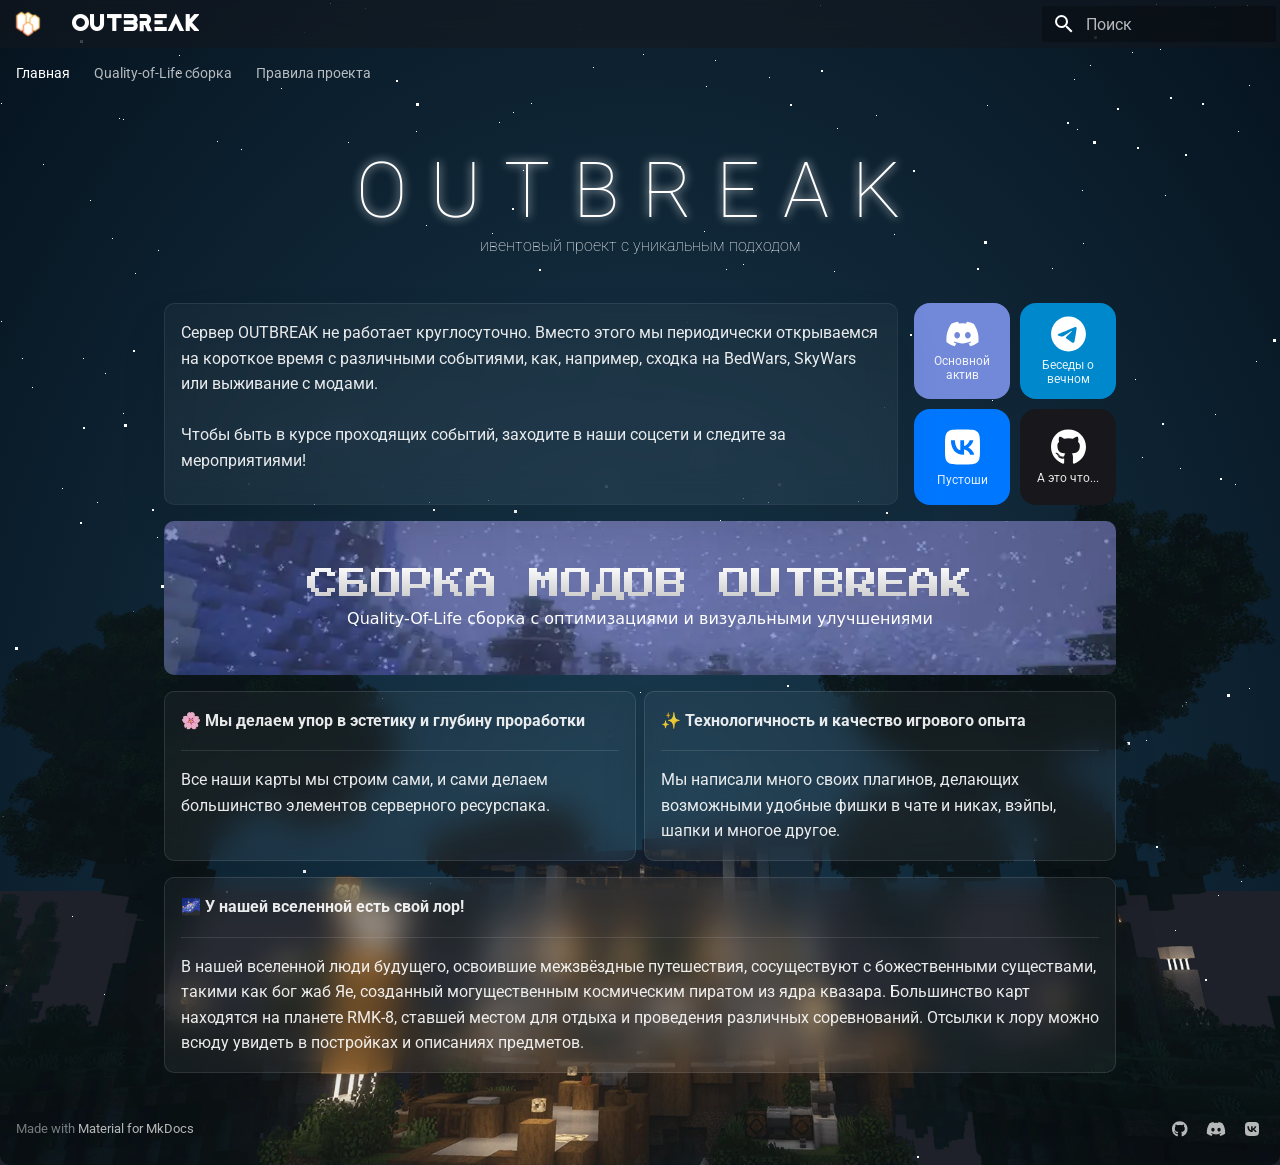
<file: index.html>
<!doctype html>
<html lang="ru" class="no-js">
  <head>
    
      <meta charset="utf-8">
      <meta name="viewport" content="width=device-width,initial-scale=1">
      
      
      
        <link rel="canonical" href="https://outbreak-mc.github.io/">
      
      
      
        <link rel="next" href="modpack/">
      
      
      <link rel="icon" href="assets/images/logo.png">
      <meta name="generator" content="mkdocs-1.5.3, mkdocs-material-9.5.13">
    
    
      
        <title>OUTBREAK</title>
      
    
    
      <link rel="stylesheet" href="assets/stylesheets/main.7e359304.min.css">
      
        
        <link rel="stylesheet" href="assets/stylesheets/palette.06af60db.min.css">
      
      


    
    
      
    
    
      
        
        
        <link rel="preconnect" href="https://fonts.gstatic.com" crossorigin>
        <link rel="stylesheet" href="https://fonts.googleapis.com/css?family=Roboto:300,300i,400,400i,700,700i%7CRoboto+Mono:400,400i,700,700i&display=fallback">
        <style>:root{--md-text-font:"Roboto";--md-code-font:"Roboto Mono"}</style>
      
    
    
      <link rel="stylesheet" href="stylesheets/extra.css">
    
      <link rel="stylesheet" href="stylesheets/index.css">
    
      <link rel="stylesheet" href="stylesheets/stars.css">
    
    <script>__md_scope=new URL(".",location),__md_hash=e=>[...e].reduce((e,_)=>(e<<5)-e+_.charCodeAt(0),0),__md_get=(e,_=localStorage,t=__md_scope)=>JSON.parse(_.getItem(t.pathname+"."+e)),__md_set=(e,_,t=localStorage,a=__md_scope)=>{try{t.setItem(a.pathname+"."+e,JSON.stringify(_))}catch(e){}}</script>
    
      

    
    
    
  </head>
  
  
    
    
    
    
    
    <body dir="ltr" data-md-color-scheme="slate" data-md-color-primary="custom" data-md-color-accent="indigo">
  
    
    <input class="md-toggle" data-md-toggle="drawer" type="checkbox" id="__drawer" autocomplete="off">
    <input class="md-toggle" data-md-toggle="search" type="checkbox" id="__search" autocomplete="off">
    <label class="md-overlay" for="__drawer"></label>
    <div data-md-component="skip">
      
    </div>
    <div data-md-component="announce">
      
    </div>
    
    
      

<header class="md-header" data-md-component="header">
  <nav class="md-header__inner md-grid" aria-label="Верхний колонтитул">
    <a href="." title="OUTBREAK" class="md-header__button md-logo" aria-label="OUTBREAK" data-md-component="logo">
      
  <img src="assets/images/logo.png" alt="logo">

    </a>
    <label class="md-header__button md-icon" for="__drawer">
      
      <svg xmlns="http://www.w3.org/2000/svg" viewBox="0 0 24 24"><path d="M3 6h18v2H3V6m0 5h18v2H3v-2m0 5h18v2H3v-2Z"/></svg>
    </label>
    <div class="md-header__title" data-md-component="header-title">
      <div class="md-header__ellipsis">
        <div class="md-header__topic">
          <span class="md-ellipsis">
            OUTBREAK
          </span>
        </div>
        <div class="md-header__topic" data-md-component="header-topic">
          <span class="md-ellipsis">
            
              Главная
            
          </span>
        </div>
      </div>
    </div>
    
      
    
    
    
    
      <label class="md-header__button md-icon" for="__search">
        
        <svg xmlns="http://www.w3.org/2000/svg" viewBox="0 0 24 24"><path d="M9.5 3A6.5 6.5 0 0 1 16 9.5c0 1.61-.59 3.09-1.56 4.23l.27.27h.79l5 5-1.5 1.5-5-5v-.79l-.27-.27A6.516 6.516 0 0 1 9.5 16 6.5 6.5 0 0 1 3 9.5 6.5 6.5 0 0 1 9.5 3m0 2C7 5 5 7 5 9.5S7 14 9.5 14 14 12 14 9.5 12 5 9.5 5Z"/></svg>
      </label>
      <div class="md-search" data-md-component="search" role="dialog">
  <label class="md-search__overlay" for="__search"></label>
  <div class="md-search__inner" role="search">
    <form class="md-search__form" name="search">
      <input type="text" class="md-search__input" name="query" aria-label="Поиск" placeholder="Поиск" autocapitalize="off" autocorrect="off" autocomplete="off" spellcheck="false" data-md-component="search-query" required>
      <label class="md-search__icon md-icon" for="__search">
        
        <svg xmlns="http://www.w3.org/2000/svg" viewBox="0 0 24 24"><path d="M9.5 3A6.5 6.5 0 0 1 16 9.5c0 1.61-.59 3.09-1.56 4.23l.27.27h.79l5 5-1.5 1.5-5-5v-.79l-.27-.27A6.516 6.516 0 0 1 9.5 16 6.5 6.5 0 0 1 3 9.5 6.5 6.5 0 0 1 9.5 3m0 2C7 5 5 7 5 9.5S7 14 9.5 14 14 12 14 9.5 12 5 9.5 5Z"/></svg>
        
        <svg xmlns="http://www.w3.org/2000/svg" viewBox="0 0 24 24"><path d="M20 11v2H8l5.5 5.5-1.42 1.42L4.16 12l7.92-7.92L13.5 5.5 8 11h12Z"/></svg>
      </label>
      <nav class="md-search__options" aria-label="Поиск">
        
        <button type="reset" class="md-search__icon md-icon" title="Очистить" aria-label="Очистить" tabindex="-1">
          
          <svg xmlns="http://www.w3.org/2000/svg" viewBox="0 0 24 24"><path d="M19 6.41 17.59 5 12 10.59 6.41 5 5 6.41 10.59 12 5 17.59 6.41 19 12 13.41 17.59 19 19 17.59 13.41 12 19 6.41Z"/></svg>
        </button>
      </nav>
      
        <div class="md-search__suggest" data-md-component="search-suggest"></div>
      
    </form>
    <div class="md-search__output">
      <div class="md-search__scrollwrap" data-md-scrollfix>
        <div class="md-search-result" data-md-component="search-result">
          <div class="md-search-result__meta">
            Инициализация поиска
          </div>
          <ol class="md-search-result__list" role="presentation"></ol>
        </div>
      </div>
    </div>
  </div>
</div>
    
    
  </nav>
  
</header>
    
    <div class="md-container" data-md-component="container">
      
      
        
          
            
<nav class="md-tabs" aria-label="Вкладки" data-md-component="tabs">
  <div class="md-grid">
    <ul class="md-tabs__list">
      
        
  
  
    
  
  
    <li class="md-tabs__item md-tabs__item--active">
      <a href="." class="md-tabs__link">
        
  
    
  
  Главная

      </a>
    </li>
  

      
        
  
  
  
    
    
      <li class="md-tabs__item">
        <a href="modpack/" class="md-tabs__link">
          
  
    
  
  Quality-of-Life сборка

        </a>
      </li>
    
  

      
        
  
  
  
    
    
      <li class="md-tabs__item">
        <a href="rules/" class="md-tabs__link">
          
  
    
  
  Правила проекта

        </a>
      </li>
    
  

      
    </ul>
  </div>
</nav>
          
        
      
      <main class="md-main" data-md-component="main">
        <div class="md-main__inner md-grid">
          
            
              
              <div class="md-sidebar md-sidebar--primary" data-md-component="sidebar" data-md-type="navigation" >
                <div class="md-sidebar__scrollwrap">
                  <div class="md-sidebar__inner">
                    


  


<nav class="md-nav md-nav--primary md-nav--lifted" aria-label="Навигация" data-md-level="0">
  <label class="md-nav__title" for="__drawer">
    <a href="." title="OUTBREAK" class="md-nav__button md-logo" aria-label="OUTBREAK" data-md-component="logo">
      
  <img src="assets/images/logo.png" alt="logo">

    </a>
    OUTBREAK
  </label>
  
  <ul class="md-nav__list" data-md-scrollfix>
    
      
      
  
  
    
  
  
  
    <li class="md-nav__item md-nav__item--active">
      
      <input class="md-nav__toggle md-toggle" type="checkbox" id="__toc">
      
      
      
      <a href="." class="md-nav__link md-nav__link--active">
        
  
  <span class="md-ellipsis">
    Главная
  </span>
  

      </a>
      
    </li>
  

    
      
      
  
  
  
  
    
    
      
        
          
        
      
        
      
        
      
        
      
    
    
      
      
        
      
    
    
    <li class="md-nav__item md-nav__item--nested">
      
        
        
          
        
        <input class="md-nav__toggle md-toggle md-toggle--indeterminate" type="checkbox" id="__nav_2" >
        
          
          
          <div class="md-nav__link md-nav__container">
            <a href="modpack/" class="md-nav__link ">
              
  
  <span class="md-ellipsis">
    Quality-of-Life сборка
  </span>
  

            </a>
            
              
              <label class="md-nav__link " for="__nav_2" id="__nav_2_label" tabindex="0">
                <span class="md-nav__icon md-icon"></span>
              </label>
            
          </div>
        
        <nav class="md-nav" data-md-level="1" aria-labelledby="__nav_2_label" aria-expanded="false">
          <label class="md-nav__title" for="__nav_2">
            <span class="md-nav__icon md-icon"></span>
            Quality-of-Life сборка
          </label>
          <ul class="md-nav__list" data-md-scrollfix>
            
              
            
              
                
  
  
  
  
    <li class="md-nav__item">
      <a href="modpack/java-installation/" class="md-nav__link">
        
  
  <span class="md-ellipsis">
    Установка Java
  </span>
  

      </a>
    </li>
  

              
            
              
                
  
  
  
  
    <li class="md-nav__item">
      <a href="modpack/installation/" class="md-nav__link">
        
  
  <span class="md-ellipsis">
    Установка Сборки
  </span>
  

      </a>
    </li>
  

              
            
              
                
  
  
  
  
    <li class="md-nav__item">
      <a href="modpack/review/" class="md-nav__link">
        
  
  <span class="md-ellipsis">
    Обзор сборки
  </span>
  

      </a>
    </li>
  

              
            
          </ul>
        </nav>
      
    </li>
  

    
      
      
  
  
  
  
    
    
      
        
          
        
      
        
      
    
    
      
      
        
      
    
    
    <li class="md-nav__item md-nav__item--nested">
      
        
        
          
        
        <input class="md-nav__toggle md-toggle md-toggle--indeterminate" type="checkbox" id="__nav_3" >
        
          
          
          <div class="md-nav__link md-nav__container">
            <a href="rules/" class="md-nav__link ">
              
  
  <span class="md-ellipsis">
    Правила проекта
  </span>
  

            </a>
            
              
              <label class="md-nav__link " for="__nav_3" id="__nav_3_label" tabindex="0">
                <span class="md-nav__icon md-icon"></span>
              </label>
            
          </div>
        
        <nav class="md-nav" data-md-level="1" aria-labelledby="__nav_3_label" aria-expanded="false">
          <label class="md-nav__title" for="__nav_3">
            <span class="md-nav__icon md-icon"></span>
            Правила проекта
          </label>
          <ul class="md-nav__list" data-md-scrollfix>
            
              
            
              
                
  
  
  
  
    <li class="md-nav__item">
      <a href="rules/staff/" class="md-nav__link">
        
  
  <span class="md-ellipsis">
    Примечания о работе персонала
  </span>
  

      </a>
    </li>
  

              
            
          </ul>
        </nav>
      
    </li>
  

    
  </ul>
</nav>
                  </div>
                </div>
              </div>
            
            
              
              <div class="md-sidebar md-sidebar--secondary" data-md-component="sidebar" data-md-type="toc" >
                <div class="md-sidebar__scrollwrap">
                  <div class="md-sidebar__inner">
                    

<nav class="md-nav md-nav--secondary" aria-label="Содержание">
  
  
  
  
</nav>
                  </div>
                </div>
              </div>
            
          
          
            <div class="md-content" data-md-component="content">
              <article class="md-content__inner md-typeset">
                
                  


<div id="stars_bg" class="fixed-bg">
  <div id='stars'></div>
  <div id='stars2'></div>
  <div id='stars3'></div>
</div>

<div class="fullsize-bg">
  <img class="footer-img" src="../../assets/images/bottom-min.webp">
</div>

<style>
  p,h2,h1 {
    color: #ffffffe7;
  }

  .md-sidebar__scrollwrap * {
    background: none !important;
  }

  .md-sidebar__scrollwrap * {
    box-shadow: none !important;
  }

  .md-header {
    /* background-image: url(/assets/header.webp);
            background-position: center; */
    backdrop-filter: blur(15px);
    background-color: #18181c72;
  }

  .md-content {
    max-width: 1000px;
  }

  .md-main__inner {
    /* display: flex; */
    justify-content: center;
  }

  .md-footer,
  .md-footer-meta {
    background: none;
  }

  .md-tabs {
    background-color: #18181c00;
  }

  #__drawer:not(:checked) ~ .md-container .md-sidebar[data-md-type="navigation"] {
    display: none;
  }

  .md-sidebar[data-md-type="toc"] {
    display: none;
  }
</style>

<div class="outbreak-title">
  <h1>OUTBREAK</h1>
  <p>ивентовый проект с уникальным подходом</p>
</div>

<div class="about-container">
  <p style="flex: 1; margin: 0; padding: 1em;" class="glass">Сервер OUTBREAK не работает круглосуточно. Вместо этого мы периодически открываемся на короткое время с различными событиями, как, например, сходка на BedWars, SkyWars или выживание с модами.
  <br />
  <br />
  Чтобы быть в курсе проходящих событий, заходите в наши соцсети и следите за мероприятиями!
  </p>
  <div class="social-cards">

    <a class="soc-card" href="https://discord.gg/fhgkRff" target="_blank" style="--bg: #7289da">
      <svg xmlns="http://www.w3.org/2000/svg" fill="currentColor" height="16" width="20"
        viewBox="0 0 640 512"><!--!Font Awesome Free 6.5.1 by @fontawesome - https://fontawesome.com License - https://fontawesome.com/license/free Copyright 2023 Fonticons, Inc.-->
        <path
          d="M524.5 69.8a1.5 1.5 0 0 0 -.8-.7A485.1 485.1 0 0 0 404.1 32a1.8 1.8 0 0 0 -1.9 .9 337.5 337.5 0 0 0 -14.9 30.6 447.8 447.8 0 0 0 -134.4 0 309.5 309.5 0 0 0 -15.1-30.6 1.9 1.9 0 0 0 -1.9-.9A483.7 483.7 0 0 0 116.1 69.1a1.7 1.7 0 0 0 -.8 .7C39.1 183.7 18.2 294.7 28.4 404.4a2 2 0 0 0 .8 1.4A487.7 487.7 0 0 0 176 479.9a1.9 1.9 0 0 0 2.1-.7A348.2 348.2 0 0 0 208.1 430.4a1.9 1.9 0 0 0 -1-2.6 321.2 321.2 0 0 1 -45.9-21.9 1.9 1.9 0 0 1 -.2-3.1c3.1-2.3 6.2-4.7 9.1-7.1a1.8 1.8 0 0 1 1.9-.3c96.2 43.9 200.4 43.9 295.5 0a1.8 1.8 0 0 1 1.9 .2c2.9 2.4 6 4.9 9.1 7.2a1.9 1.9 0 0 1 -.2 3.1 301.4 301.4 0 0 1 -45.9 21.8 1.9 1.9 0 0 0 -1 2.6 391.1 391.1 0 0 0 30 48.8 1.9 1.9 0 0 0 2.1 .7A486 486 0 0 0 610.7 405.7a1.9 1.9 0 0 0 .8-1.4C623.7 277.6 590.9 167.5 524.5 69.8zM222.5 337.6c-29 0-52.8-26.6-52.8-59.2S193.1 219.1 222.5 219.1c29.7 0 53.3 26.8 52.8 59.2C275.3 311 251.9 337.6 222.5 337.6zm195.4 0c-29 0-52.8-26.6-52.8-59.2S388.4 219.1 417.9 219.1c29.7 0 53.3 26.8 52.8 59.2C470.7 311 447.5 337.6 417.9 337.6z" />
      </svg>
      <p>Основной актив</p>
    </a>

    <a class="soc-card" href="https://t.me/+voFbjhVPjq1jMzky" target="_blank" style="--bg: #0088cc">
      <svg xmlns="http://www.w3.org/2000/svg" fill="currentColor" height="16" width="15.5"
        viewBox="0 0 496 512"><!--!Font Awesome Free 6.5.1 by @fontawesome - https://fontawesome.com License - https://fontawesome.com/license/free Copyright 2023 Fonticons, Inc.-->
        <path
          d="M248 8C111 8 0 119 0 256S111 504 248 504 496 393 496 256 385 8 248 8zM363 176.7c-3.7 39.2-19.9 134.4-28.1 178.3-3.5 18.6-10.3 24.8-16.9 25.4-14.4 1.3-25.3-9.5-39.3-18.7-21.8-14.3-34.2-23.2-55.3-37.2-24.5-16.1-8.6-25 5.3-39.5 3.7-3.8 67.1-61.5 68.3-66.7 .2-.7 .3-3.1-1.2-4.4s-3.6-.8-5.1-.5q-3.3 .7-104.6 69.1-14.8 10.2-26.9 9.9c-8.9-.2-25.9-5-38.6-9.1-15.5-5-27.9-7.7-26.8-16.3q.8-6.7 18.5-13.7 108.4-47.2 144.6-62.3c68.9-28.6 83.2-33.6 92.5-33.8 2.1 0 6.6 .5 9.6 2.9a10.5 10.5 0 0 1 3.5 6.7A43.8 43.8 0 0 1 363 176.7z" />
      </svg>
      <p>Беседы о вечном</p>
    </a>

    <a class="soc-card" href="https://vk.com/outbreak_mc" target="_blank" style="--bg: #0077FF">
      <svg xmlns="http://www.w3.org/2000/svg" fill="currentColor" height="16" width="14"
        viewBox="0 0 448 512"><!--!Font Awesome Free 6.5.1 by @fontawesome - https://fontawesome.com License - https://fontawesome.com/license/free Copyright 2023 Fonticons, Inc.-->
        <path
          d="M31.5 63.5C0 95 0 145.7 0 247V265C0 366.3 0 417 31.5 448.5C63 480 113.7 480 215 480H233C334.3 480 385 480 416.5 448.5C448 417 448 366.3 448 265V247C448 145.7 448 95 416.5 63.5C385 32 334.3 32 233 32H215C113.7 32 63 32 31.5 63.5zM75.6 168.3H126.7C128.4 253.8 166.1 290 196 297.4V168.3H244.2V242C273.7 238.8 304.6 205.2 315.1 168.3H363.3C359.3 187.4 351.5 205.6 340.2 221.6C328.9 237.6 314.5 251.1 297.7 261.2C316.4 270.5 332.9 283.6 346.1 299.8C359.4 315.9 369 334.6 374.5 354.7H321.4C316.6 337.3 306.6 321.6 292.9 309.8C279.1 297.9 262.2 290.4 244.2 288.1V354.7H238.4C136.3 354.7 78 284.7 75.6 168.3z" />
      </svg>
      <p>Пустоши</p>
    </a>

    <a class="soc-card" href="https://github.com/outbreak-mc" target="_blank" style="--bg: #18181c">
      <svg xmlns="http://www.w3.org/2000/svg" fill="currentColor" height="16" width="15.5" viewBox="0 0 496 512"><!--!Font Awesome Free 6.5.1 by @fontawesome - https://fontawesome.com License - https://fontawesome.com/license/free Copyright 2023 Fonticons, Inc.--><path d="M165.9 397.4c0 2-2.3 3.6-5.2 3.6-3.3 .3-5.6-1.3-5.6-3.6 0-2 2.3-3.6 5.2-3.6 3-.3 5.6 1.3 5.6 3.6zm-31.1-4.5c-.7 2 1.3 4.3 4.3 4.9 2.6 1 5.6 0 6.2-2s-1.3-4.3-4.3-5.2c-2.6-.7-5.5 .3-6.2 2.3zm44.2-1.7c-2.9 .7-4.9 2.6-4.6 4.9 .3 2 2.9 3.3 5.9 2.6 2.9-.7 4.9-2.6 4.6-4.6-.3-1.9-3-3.2-5.9-2.9zM244.8 8C106.1 8 0 113.3 0 252c0 110.9 69.8 205.8 169.5 239.2 12.8 2.3 17.3-5.6 17.3-12.1 0-6.2-.3-40.4-.3-61.4 0 0-70 15-84.7-29.8 0 0-11.4-29.1-27.8-36.6 0 0-22.9-15.7 1.6-15.4 0 0 24.9 2 38.6 25.8 21.9 38.6 58.6 27.5 72.9 20.9 2.3-16 8.8-27.1 16-33.7-55.9-6.2-112.3-14.3-112.3-110.5 0-27.5 7.6-41.3 23.6-58.9-2.6-6.5-11.1-33.3 2.6-67.9 20.9-6.5 69 27 69 27 20-5.6 41.5-8.5 62.8-8.5s42.8 2.9 62.8 8.5c0 0 48.1-33.6 69-27 13.7 34.7 5.2 61.4 2.6 67.9 16 17.7 25.8 31.5 25.8 58.9 0 96.5-58.9 104.2-114.8 110.5 9.2 7.9 17 22.9 17 46.4 0 33.7-.3 75.4-.3 83.6 0 6.5 4.6 14.4 17.3 12.1C428.2 457.8 496 362.9 496 252 496 113.3 383.5 8 244.8 8zM97.2 352.9c-1.3 1-1 3.3 .7 5.2 1.6 1.6 3.9 2.3 5.2 1 1.3-1 1-3.3-.7-5.2-1.6-1.6-3.9-2.3-5.2-1zm-10.8-8.1c-.7 1.3 .3 2.9 2.3 3.9 1.6 1 3.6 .7 4.3-.7 .7-1.3-.3-2.9-2.3-3.9-2-.6-3.6-.3-4.3 .7zm32.4 35.6c-1.6 1.3-1 4.3 1.3 6.2 2.3 2.3 5.2 2.6 6.5 1 1.3-1.3 .7-4.3-1.3-6.2-2.2-2.3-5.2-2.6-6.5-1zm-11.4-14.7c-1.6 1-1.6 3.6 0 5.9 1.6 2.3 4.3 3.3 5.6 2.3 1.6-1.3 1.6-3.9 0-6.2-1.4-2.3-4-3.3-5.6-2z"/></svg>
      <p>А это что...</p>
    </a>

  </div>
</div>

<!-- <div class="grid cards our-stuff">
  <a class="img-btn" href="/modbreak2024/">
    <img class="footer-img" src="../../assets/modpack/modbreak2024/modbreakbg.webp">
    <h1 class="cool-outbreak-font">Новогоднее событие</h1>
    <p>Зимнее выживание на сервере с модами</p>
  </a>
</div> -->

<div class="grid cards">
  <a class="img-btn" href="/modpack/">
    <img class="footer-img" src="../../assets/modpack/aesthetics/particle-rain-snow.webp">
    <h1 class="cool-outbreak-font">Сборка модов OUTBREAK</h1>
    <p>Quality-Of-Life сборка с оптимизациями и визуальными улучшениями</p>
  </a>
</div>

<!-- ## Что нужно знать о нашем проекте -->

<div class="grid cards align-link-down">
<ul>
<li>
<p><strong>🌸 Мы делаем упор в эстетику и глубину проработки</strong></p>
<hr />
<p>Все наши карты мы строим сами, и сами делаем большинство элементов серверного ресурспака.</p>
</li>
<li>
<p><strong>✨ Технологичность и качество игрового опыта</strong></p>
<hr />
<p>Мы написали много своих плагинов, делающих возможными удобные фишки в чате и никах, вэйпы, шапки и многое другое.</p>
</li>
</ul>
</div>
<div class="grid cards align-link-down">
<ul>
<li>
<p><strong>🌌 У нашей вселенной есть свой лор!</strong></p>
<hr />
<p>В нашей вселенной люди будущего, освоившие межзвёздные путешествия, сосуществуют с божественными существами, такими
как бог жаб Яе, созданный могущественным космическим пиратом из ядра квазара. Большинство карт находятся на планете
RMK-8, ставшей местом для отдыха и проведения различных соревнований. Отсылки к лору можно всюду увидеть в постройках
и описаниях предметов.</p>
</li>
</ul>
</div>












                
              </article>
            </div>
          
          
  <script>var tabs=__md_get("__tabs");if(Array.isArray(tabs))e:for(var set of document.querySelectorAll(".tabbed-set")){var tab,labels=set.querySelector(".tabbed-labels");for(tab of tabs)for(var label of labels.getElementsByTagName("label"))if(label.innerText.trim()===tab){var input=document.getElementById(label.htmlFor);input.checked=!0;continue e}}</script>

<script>var target=document.getElementById(location.hash.slice(1));target&&target.name&&(target.checked=target.name.startsWith("__tabbed_"))</script>
        </div>
        
      </main>
      
        <footer class="md-footer">
  
  <div class="md-footer-meta md-typeset">
    <div class="md-footer-meta__inner md-grid">
      <div class="md-copyright">
  
  
    Made with
    <a href="https://squidfunk.github.io/mkdocs-material/" target="_blank" rel="noopener">
      Material for MkDocs
    </a>
  
</div>
      
        <div class="md-social">
  
    
    
    
    
      
      
    
    <a href="https://github.com/outbreak-mc" target="_blank" rel="noopener" title="github.com" class="md-social__link">
      <svg xmlns="http://www.w3.org/2000/svg" viewBox="0 0 496 512"><!--! Font Awesome Free 6.5.1 by @fontawesome - https://fontawesome.com License - https://fontawesome.com/license/free (Icons: CC BY 4.0, Fonts: SIL OFL 1.1, Code: MIT License) Copyright 2023 Fonticons, Inc.--><path d="M165.9 397.4c0 2-2.3 3.6-5.2 3.6-3.3.3-5.6-1.3-5.6-3.6 0-2 2.3-3.6 5.2-3.6 3-.3 5.6 1.3 5.6 3.6zm-31.1-4.5c-.7 2 1.3 4.3 4.3 4.9 2.6 1 5.6 0 6.2-2s-1.3-4.3-4.3-5.2c-2.6-.7-5.5.3-6.2 2.3zm44.2-1.7c-2.9.7-4.9 2.6-4.6 4.9.3 2 2.9 3.3 5.9 2.6 2.9-.7 4.9-2.6 4.6-4.6-.3-1.9-3-3.2-5.9-2.9zM244.8 8C106.1 8 0 113.3 0 252c0 110.9 69.8 205.8 169.5 239.2 12.8 2.3 17.3-5.6 17.3-12.1 0-6.2-.3-40.4-.3-61.4 0 0-70 15-84.7-29.8 0 0-11.4-29.1-27.8-36.6 0 0-22.9-15.7 1.6-15.4 0 0 24.9 2 38.6 25.8 21.9 38.6 58.6 27.5 72.9 20.9 2.3-16 8.8-27.1 16-33.7-55.9-6.2-112.3-14.3-112.3-110.5 0-27.5 7.6-41.3 23.6-58.9-2.6-6.5-11.1-33.3 2.6-67.9 20.9-6.5 69 27 69 27 20-5.6 41.5-8.5 62.8-8.5s42.8 2.9 62.8 8.5c0 0 48.1-33.6 69-27 13.7 34.7 5.2 61.4 2.6 67.9 16 17.7 25.8 31.5 25.8 58.9 0 96.5-58.9 104.2-114.8 110.5 9.2 7.9 17 22.9 17 46.4 0 33.7-.3 75.4-.3 83.6 0 6.5 4.6 14.4 17.3 12.1C428.2 457.8 496 362.9 496 252 496 113.3 383.5 8 244.8 8zM97.2 352.9c-1.3 1-1 3.3.7 5.2 1.6 1.6 3.9 2.3 5.2 1 1.3-1 1-3.3-.7-5.2-1.6-1.6-3.9-2.3-5.2-1zm-10.8-8.1c-.7 1.3.3 2.9 2.3 3.9 1.6 1 3.6.7 4.3-.7.7-1.3-.3-2.9-2.3-3.9-2-.6-3.6-.3-4.3.7zm32.4 35.6c-1.6 1.3-1 4.3 1.3 6.2 2.3 2.3 5.2 2.6 6.5 1 1.3-1.3.7-4.3-1.3-6.2-2.2-2.3-5.2-2.6-6.5-1zm-11.4-14.7c-1.6 1-1.6 3.6 0 5.9 1.6 2.3 4.3 3.3 5.6 2.3 1.6-1.3 1.6-3.9 0-6.2-1.4-2.3-4-3.3-5.6-2z"/></svg>
    </a>
  
    
    
    
    
      
      
    
    <a href="https://discord.gg/fhgkRff" target="_blank" rel="noopener" title="discord.gg" class="md-social__link">
      <svg xmlns="http://www.w3.org/2000/svg" viewBox="0 0 640 512"><!--! Font Awesome Free 6.5.1 by @fontawesome - https://fontawesome.com License - https://fontawesome.com/license/free (Icons: CC BY 4.0, Fonts: SIL OFL 1.1, Code: MIT License) Copyright 2023 Fonticons, Inc.--><path d="M524.531 69.836a1.5 1.5 0 0 0-.764-.7A485.065 485.065 0 0 0 404.081 32.03a1.816 1.816 0 0 0-1.923.91 337.461 337.461 0 0 0-14.9 30.6 447.848 447.848 0 0 0-134.426 0 309.541 309.541 0 0 0-15.135-30.6 1.89 1.89 0 0 0-1.924-.91 483.689 483.689 0 0 0-119.688 37.107 1.712 1.712 0 0 0-.788.676C39.068 183.651 18.186 294.69 28.43 404.354a2.016 2.016 0 0 0 .765 1.375 487.666 487.666 0 0 0 146.825 74.189 1.9 1.9 0 0 0 2.063-.676A348.2 348.2 0 0 0 208.12 430.4a1.86 1.86 0 0 0-1.019-2.588 321.173 321.173 0 0 1-45.868-21.853 1.885 1.885 0 0 1-.185-3.126 251.047 251.047 0 0 0 9.109-7.137 1.819 1.819 0 0 1 1.9-.256c96.229 43.917 200.41 43.917 295.5 0a1.812 1.812 0 0 1 1.924.233 234.533 234.533 0 0 0 9.132 7.16 1.884 1.884 0 0 1-.162 3.126 301.407 301.407 0 0 1-45.89 21.83 1.875 1.875 0 0 0-1 2.611 391.055 391.055 0 0 0 30.014 48.815 1.864 1.864 0 0 0 2.063.7A486.048 486.048 0 0 0 610.7 405.729a1.882 1.882 0 0 0 .765-1.352c12.264-126.783-20.532-236.912-86.934-334.541ZM222.491 337.58c-28.972 0-52.844-26.587-52.844-59.239s23.409-59.241 52.844-59.241c29.665 0 53.306 26.82 52.843 59.239 0 32.654-23.41 59.241-52.843 59.241Zm195.38 0c-28.971 0-52.843-26.587-52.843-59.239s23.409-59.241 52.843-59.241c29.667 0 53.307 26.82 52.844 59.239 0 32.654-23.177 59.241-52.844 59.241Z"/></svg>
    </a>
  
    
    
    
    
      
      
    
    <a href="https://vk.com/outbreak_mc" target="_blank" rel="noopener" title="vk.com" class="md-social__link">
      <svg xmlns="http://www.w3.org/2000/svg" viewBox="0 0 448 512"><!--! Font Awesome Free 6.5.1 by @fontawesome - https://fontawesome.com License - https://fontawesome.com/license/free (Icons: CC BY 4.0, Fonts: SIL OFL 1.1, Code: MIT License) Copyright 2023 Fonticons, Inc.--><path d="M31.49 63.49C0 94.982 0 145.672 0 247.04v17.92c0 101.369 0 152.059 31.49 183.549C62.982 480 113.672 480 215.04 480h17.92c101.369 0 152.059 0 183.549-31.491C448 417.019 448 366.329 448 264.96v-17.92c0-101.369 0-152.059-31.491-183.55C385.019 32 334.329 32 232.96 32h-17.92C113.671 32 62.981 32 31.49 63.49ZM75.6 168.268h51.147c1.68 85.493 39.386 121.706 69.253 129.173V168.267h48.16V242c29.493-3.173 60.48-36.773 70.933-73.733h48.16a142.258 142.258 0 0 1-65.52 92.96 147.348 147.348 0 0 1 76.72 93.52H321.44a92.154 92.154 0 0 0-77.28-66.64v66.64h-5.787c-102.106 0-160.346-70-162.773-186.48Z"/></svg>
    </a>
  
</div>
      
    </div>
  </div>
</footer>
      
    </div>
    <div class="md-dialog" data-md-component="dialog">
      <div class="md-dialog__inner md-typeset"></div>
    </div>
    
      <div class="md-progress" data-md-component="progress" role="progressbar"></div>
    
    
    <script id="__config" type="application/json">{"base": ".", "features": ["navigation.tabs", "navigation.sections", "navigation.expand", "navigation.instant", "navigation.instant.progress", "navigation.table", "navigation.indexes", "search.suggest", "search.highlight", "content.tabs.link", "content.code.annotation", "content.code.copy"], "search": "assets/javascripts/workers/search.b8dbb3d2.min.js", "translations": {"clipboard.copied": "\u0421\u043a\u043e\u043f\u0438\u0440\u043e\u0432\u0430\u043d\u043e \u0432 \u0431\u0443\u0444\u0435\u0440", "clipboard.copy": "\u041a\u043e\u043f\u0438\u0440\u043e\u0432\u0430\u0442\u044c \u0432 \u0431\u0443\u0444\u0435\u0440", "search.result.more.one": "\u0415\u0449\u0451 1 \u043d\u0430 \u044d\u0442\u043e\u0439 \u0441\u0442\u0440\u0430\u043d\u0438\u0446\u0435", "search.result.more.other": "\u0415\u0449\u0451 # \u043d\u0430 \u044d\u0442\u043e\u0439 \u0441\u0442\u0440\u0430\u043d\u0438\u0446\u0435", "search.result.none": "\u0421\u043e\u0432\u043f\u0430\u0434\u0435\u043d\u0438\u0439 \u043d\u0435 \u043d\u0430\u0439\u0434\u0435\u043d\u043e", "search.result.one": "\u041d\u0430\u0439\u0434\u0435\u043d\u043e 1 \u0441\u043e\u0432\u043f\u0430\u0434\u0435\u043d\u0438\u0435", "search.result.other": "\u041d\u0430\u0439\u0434\u0435\u043d\u043e \u0441\u043e\u0432\u043f\u0430\u0434\u0435\u043d\u0438\u0439: #", "search.result.placeholder": "\u041d\u0430\u0447\u043d\u0438\u0442\u0435 \u043f\u0435\u0447\u0430\u0442\u0430\u0442\u044c \u0434\u043b\u044f \u043f\u043e\u0438\u0441\u043a\u0430", "search.result.term.missing": "\u041e\u0442\u0441\u0443\u0442\u0441\u0442\u0432\u0443\u0435\u0442", "select.version": "\u0412\u044b\u0431\u0435\u0440\u0438\u0442\u0435 \u0432\u0435\u0440\u0441\u0438\u044e"}}</script>
    
    
      <script src="assets/javascripts/bundle.c8d2eff1.min.js"></script>
      
    
  </body>
</html>
</file>
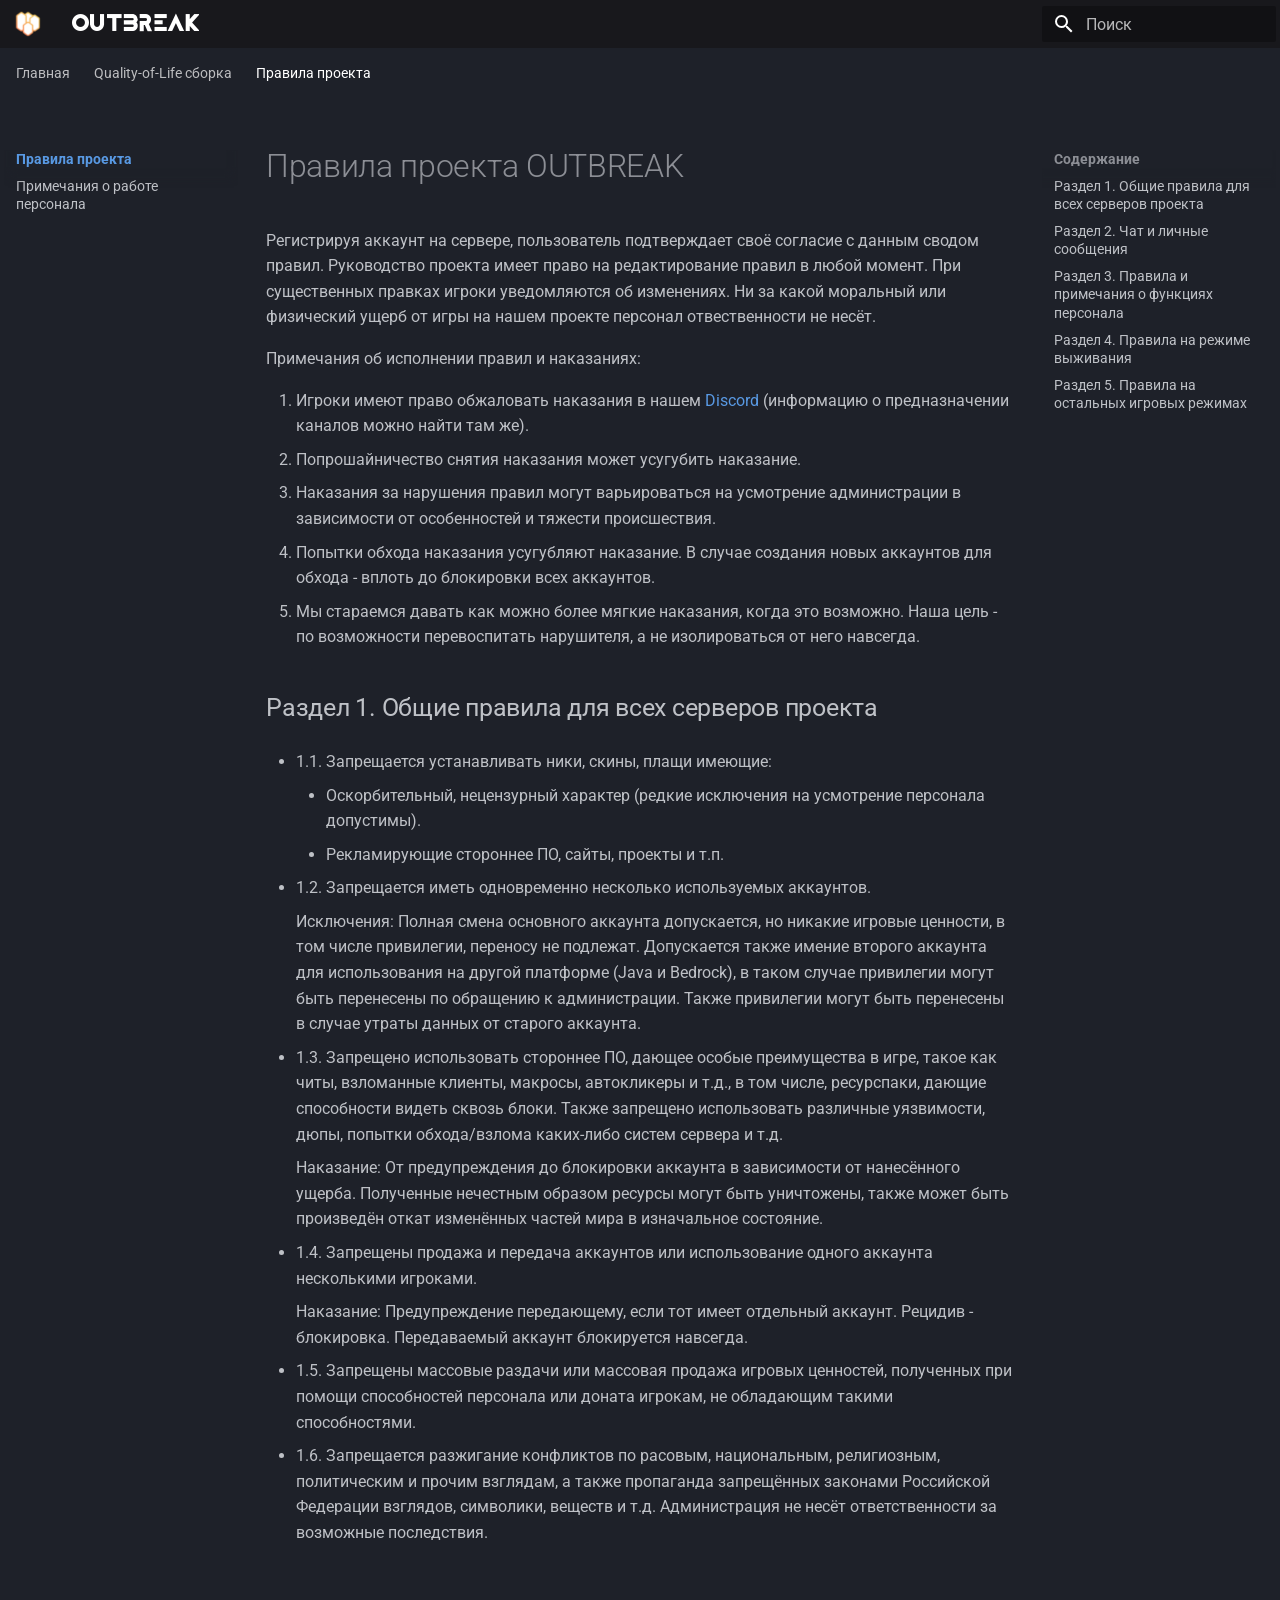
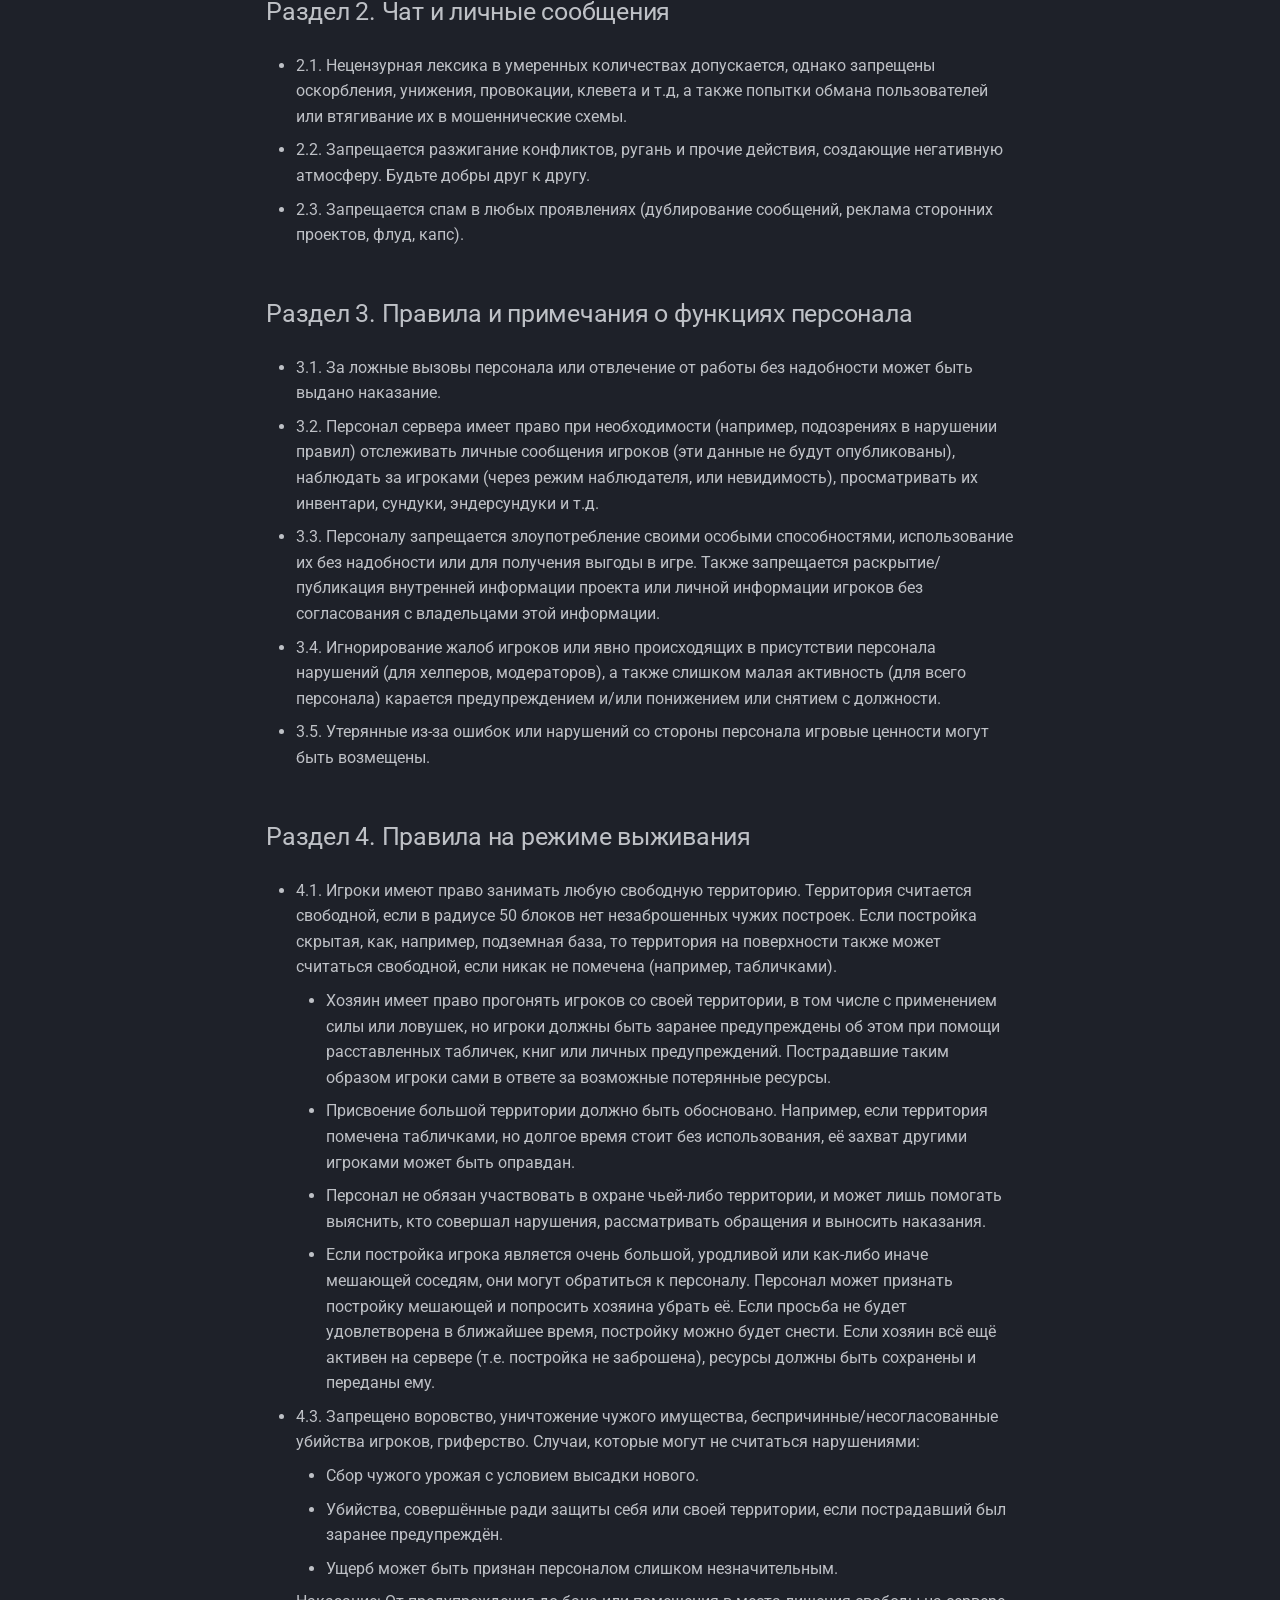
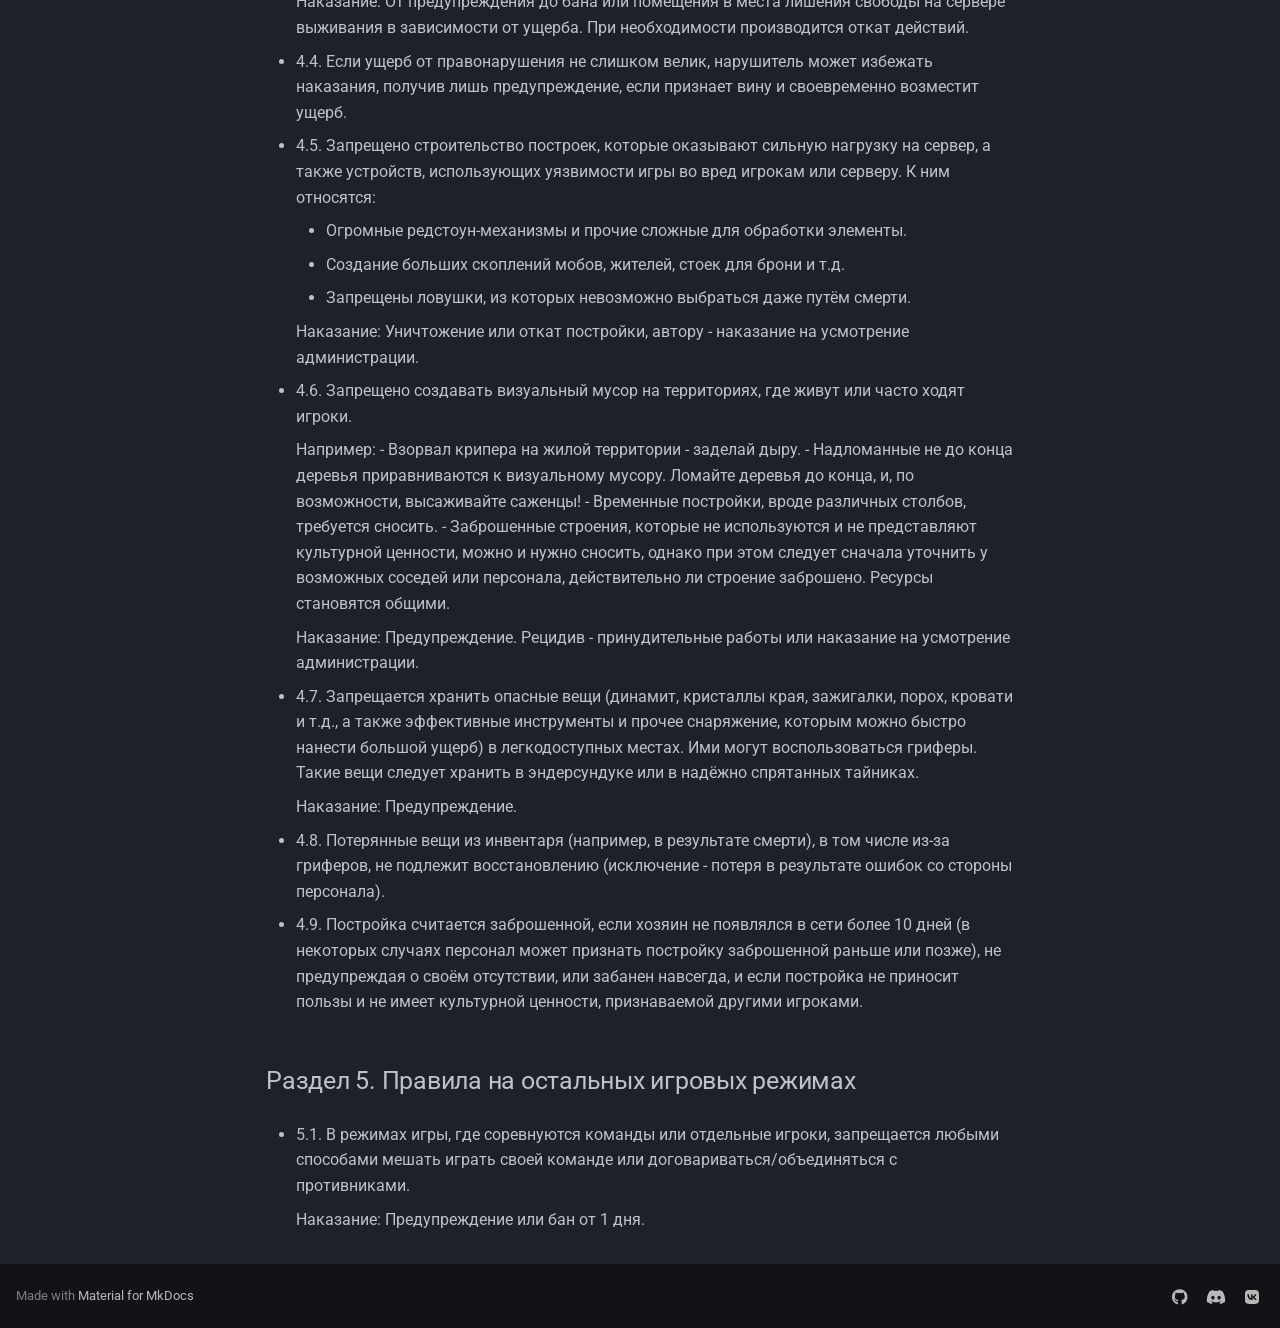
<file: rules/index.html>
<!doctype html>
<html lang="ru" class="no-js">
  <head>
    
      <meta charset="utf-8">
      <meta name="viewport" content="width=device-width,initial-scale=1">
      
      
      
        <link rel="canonical" href="https://outbreak-mc.github.io/rules/">
      
      
        <link rel="prev" href="../modpack/review/">
      
      
        <link rel="next" href="staff/">
      
      
      <link rel="icon" href="../assets/images/logo.png">
      <meta name="generator" content="mkdocs-1.5.3, mkdocs-material-9.5.13">
    
    
      
        <title>Основное положение проекта - OUTBREAK</title>
      
    
    
      <link rel="stylesheet" href="../assets/stylesheets/main.7e359304.min.css">
      
        
        <link rel="stylesheet" href="../assets/stylesheets/palette.06af60db.min.css">
      
      


    
    
      
    
    
      
        
        
        <link rel="preconnect" href="https://fonts.gstatic.com" crossorigin>
        <link rel="stylesheet" href="https://fonts.googleapis.com/css?family=Roboto:300,300i,400,400i,700,700i%7CRoboto+Mono:400,400i,700,700i&display=fallback">
        <style>:root{--md-text-font:"Roboto";--md-code-font:"Roboto Mono"}</style>
      
    
    
      <link rel="stylesheet" href="../stylesheets/extra.css">
    
      <link rel="stylesheet" href="../stylesheets/index.css">
    
      <link rel="stylesheet" href="../stylesheets/stars.css">
    
    <script>__md_scope=new URL("..",location),__md_hash=e=>[...e].reduce((e,_)=>(e<<5)-e+_.charCodeAt(0),0),__md_get=(e,_=localStorage,t=__md_scope)=>JSON.parse(_.getItem(t.pathname+"."+e)),__md_set=(e,_,t=localStorage,a=__md_scope)=>{try{t.setItem(a.pathname+"."+e,JSON.stringify(_))}catch(e){}}</script>
    
      

    
    
    
  </head>
  
  
    
    
    
    
    
    <body dir="ltr" data-md-color-scheme="slate" data-md-color-primary="custom" data-md-color-accent="indigo">
  
    
    <input class="md-toggle" data-md-toggle="drawer" type="checkbox" id="__drawer" autocomplete="off">
    <input class="md-toggle" data-md-toggle="search" type="checkbox" id="__search" autocomplete="off">
    <label class="md-overlay" for="__drawer"></label>
    <div data-md-component="skip">
      
        
        <a href="#outbreak" class="md-skip">
          Перейти к содержанию
        </a>
      
    </div>
    <div data-md-component="announce">
      
    </div>
    
    
      

<header class="md-header" data-md-component="header">
  <nav class="md-header__inner md-grid" aria-label="Верхний колонтитул">
    <a href=".." title="OUTBREAK" class="md-header__button md-logo" aria-label="OUTBREAK" data-md-component="logo">
      
  <img src="../assets/images/logo.png" alt="logo">

    </a>
    <label class="md-header__button md-icon" for="__drawer">
      
      <svg xmlns="http://www.w3.org/2000/svg" viewBox="0 0 24 24"><path d="M3 6h18v2H3V6m0 5h18v2H3v-2m0 5h18v2H3v-2Z"/></svg>
    </label>
    <div class="md-header__title" data-md-component="header-title">
      <div class="md-header__ellipsis">
        <div class="md-header__topic">
          <span class="md-ellipsis">
            OUTBREAK
          </span>
        </div>
        <div class="md-header__topic" data-md-component="header-topic">
          <span class="md-ellipsis">
            
              Основное положение проекта
            
          </span>
        </div>
      </div>
    </div>
    
      
    
    
    
    
      <label class="md-header__button md-icon" for="__search">
        
        <svg xmlns="http://www.w3.org/2000/svg" viewBox="0 0 24 24"><path d="M9.5 3A6.5 6.5 0 0 1 16 9.5c0 1.61-.59 3.09-1.56 4.23l.27.27h.79l5 5-1.5 1.5-5-5v-.79l-.27-.27A6.516 6.516 0 0 1 9.5 16 6.5 6.5 0 0 1 3 9.5 6.5 6.5 0 0 1 9.5 3m0 2C7 5 5 7 5 9.5S7 14 9.5 14 14 12 14 9.5 12 5 9.5 5Z"/></svg>
      </label>
      <div class="md-search" data-md-component="search" role="dialog">
  <label class="md-search__overlay" for="__search"></label>
  <div class="md-search__inner" role="search">
    <form class="md-search__form" name="search">
      <input type="text" class="md-search__input" name="query" aria-label="Поиск" placeholder="Поиск" autocapitalize="off" autocorrect="off" autocomplete="off" spellcheck="false" data-md-component="search-query" required>
      <label class="md-search__icon md-icon" for="__search">
        
        <svg xmlns="http://www.w3.org/2000/svg" viewBox="0 0 24 24"><path d="M9.5 3A6.5 6.5 0 0 1 16 9.5c0 1.61-.59 3.09-1.56 4.23l.27.27h.79l5 5-1.5 1.5-5-5v-.79l-.27-.27A6.516 6.516 0 0 1 9.5 16 6.5 6.5 0 0 1 3 9.5 6.5 6.5 0 0 1 9.5 3m0 2C7 5 5 7 5 9.5S7 14 9.5 14 14 12 14 9.5 12 5 9.5 5Z"/></svg>
        
        <svg xmlns="http://www.w3.org/2000/svg" viewBox="0 0 24 24"><path d="M20 11v2H8l5.5 5.5-1.42 1.42L4.16 12l7.92-7.92L13.5 5.5 8 11h12Z"/></svg>
      </label>
      <nav class="md-search__options" aria-label="Поиск">
        
        <button type="reset" class="md-search__icon md-icon" title="Очистить" aria-label="Очистить" tabindex="-1">
          
          <svg xmlns="http://www.w3.org/2000/svg" viewBox="0 0 24 24"><path d="M19 6.41 17.59 5 12 10.59 6.41 5 5 6.41 10.59 12 5 17.59 6.41 19 12 13.41 17.59 19 19 17.59 13.41 12 19 6.41Z"/></svg>
        </button>
      </nav>
      
        <div class="md-search__suggest" data-md-component="search-suggest"></div>
      
    </form>
    <div class="md-search__output">
      <div class="md-search__scrollwrap" data-md-scrollfix>
        <div class="md-search-result" data-md-component="search-result">
          <div class="md-search-result__meta">
            Инициализация поиска
          </div>
          <ol class="md-search-result__list" role="presentation"></ol>
        </div>
      </div>
    </div>
  </div>
</div>
    
    
  </nav>
  
</header>
    
    <div class="md-container" data-md-component="container">
      
      
        
          
            
<nav class="md-tabs" aria-label="Вкладки" data-md-component="tabs">
  <div class="md-grid">
    <ul class="md-tabs__list">
      
        
  
  
  
    <li class="md-tabs__item">
      <a href=".." class="md-tabs__link">
        
  
    
  
  Главная

      </a>
    </li>
  

      
        
  
  
  
    
    
      <li class="md-tabs__item">
        <a href="../modpack/" class="md-tabs__link">
          
  
    
  
  Quality-of-Life сборка

        </a>
      </li>
    
  

      
        
  
  
    
  
  
    
    
      <li class="md-tabs__item md-tabs__item--active">
        <a href="./" class="md-tabs__link">
          
  
    
  
  Правила проекта

        </a>
      </li>
    
  

      
    </ul>
  </div>
</nav>
          
        
      
      <main class="md-main" data-md-component="main">
        <div class="md-main__inner md-grid">
          
            
              
              <div class="md-sidebar md-sidebar--primary" data-md-component="sidebar" data-md-type="navigation" >
                <div class="md-sidebar__scrollwrap">
                  <div class="md-sidebar__inner">
                    


  


<nav class="md-nav md-nav--primary md-nav--lifted" aria-label="Навигация" data-md-level="0">
  <label class="md-nav__title" for="__drawer">
    <a href=".." title="OUTBREAK" class="md-nav__button md-logo" aria-label="OUTBREAK" data-md-component="logo">
      
  <img src="../assets/images/logo.png" alt="logo">

    </a>
    OUTBREAK
  </label>
  
  <ul class="md-nav__list" data-md-scrollfix>
    
      
      
  
  
  
  
    <li class="md-nav__item">
      <a href=".." class="md-nav__link">
        
  
  <span class="md-ellipsis">
    Главная
  </span>
  

      </a>
    </li>
  

    
      
      
  
  
  
  
    
    
      
        
          
        
      
        
      
        
      
        
      
    
    
      
      
        
      
    
    
    <li class="md-nav__item md-nav__item--nested">
      
        
        
          
        
        <input class="md-nav__toggle md-toggle md-toggle--indeterminate" type="checkbox" id="__nav_2" >
        
          
          
          <div class="md-nav__link md-nav__container">
            <a href="../modpack/" class="md-nav__link ">
              
  
  <span class="md-ellipsis">
    Quality-of-Life сборка
  </span>
  

            </a>
            
              
              <label class="md-nav__link " for="__nav_2" id="__nav_2_label" tabindex="0">
                <span class="md-nav__icon md-icon"></span>
              </label>
            
          </div>
        
        <nav class="md-nav" data-md-level="1" aria-labelledby="__nav_2_label" aria-expanded="false">
          <label class="md-nav__title" for="__nav_2">
            <span class="md-nav__icon md-icon"></span>
            Quality-of-Life сборка
          </label>
          <ul class="md-nav__list" data-md-scrollfix>
            
              
            
              
                
  
  
  
  
    <li class="md-nav__item">
      <a href="../modpack/java-installation/" class="md-nav__link">
        
  
  <span class="md-ellipsis">
    Установка Java
  </span>
  

      </a>
    </li>
  

              
            
              
                
  
  
  
  
    <li class="md-nav__item">
      <a href="../modpack/installation/" class="md-nav__link">
        
  
  <span class="md-ellipsis">
    Установка Сборки
  </span>
  

      </a>
    </li>
  

              
            
              
                
  
  
  
  
    <li class="md-nav__item">
      <a href="../modpack/review/" class="md-nav__link">
        
  
  <span class="md-ellipsis">
    Обзор сборки
  </span>
  

      </a>
    </li>
  

              
            
          </ul>
        </nav>
      
    </li>
  

    
      
      
  
  
    
  
  
  
    
    
      
        
          
        
      
        
      
    
    
      
        
        
      
      
        
      
    
    
    <li class="md-nav__item md-nav__item--active md-nav__item--section md-nav__item--nested">
      
        
        
        <input class="md-nav__toggle md-toggle " type="checkbox" id="__nav_3" checked>
        
          
          
          <div class="md-nav__link md-nav__container">
            <a href="./" class="md-nav__link md-nav__link--active">
              
  
  <span class="md-ellipsis">
    Правила проекта
  </span>
  

            </a>
            
              
              <label class="md-nav__link md-nav__link--active" for="__nav_3" id="__nav_3_label" tabindex="">
                <span class="md-nav__icon md-icon"></span>
              </label>
            
          </div>
        
        <nav class="md-nav" data-md-level="1" aria-labelledby="__nav_3_label" aria-expanded="true">
          <label class="md-nav__title" for="__nav_3">
            <span class="md-nav__icon md-icon"></span>
            Правила проекта
          </label>
          <ul class="md-nav__list" data-md-scrollfix>
            
              
            
              
                
  
  
  
  
    <li class="md-nav__item">
      <a href="staff/" class="md-nav__link">
        
  
  <span class="md-ellipsis">
    Примечания о работе персонала
  </span>
  

      </a>
    </li>
  

              
            
          </ul>
        </nav>
      
    </li>
  

    
  </ul>
</nav>
                  </div>
                </div>
              </div>
            
            
              
              <div class="md-sidebar md-sidebar--secondary" data-md-component="sidebar" data-md-type="toc" >
                <div class="md-sidebar__scrollwrap">
                  <div class="md-sidebar__inner">
                    

<nav class="md-nav md-nav--secondary" aria-label="Содержание">
  
  
  
    
  
  
    <label class="md-nav__title" for="__toc">
      <span class="md-nav__icon md-icon"></span>
      Содержание
    </label>
    <ul class="md-nav__list" data-md-component="toc" data-md-scrollfix>
      
        <li class="md-nav__item">
  <a href="#1" class="md-nav__link">
    <span class="md-ellipsis">
      Раздел 1. Общие правила для всех серверов проекта
    </span>
  </a>
  
</li>
      
        <li class="md-nav__item">
  <a href="#2" class="md-nav__link">
    <span class="md-ellipsis">
      Раздел 2. Чат и личные сообщения
    </span>
  </a>
  
</li>
      
        <li class="md-nav__item">
  <a href="#3" class="md-nav__link">
    <span class="md-ellipsis">
      Раздел 3. Правила и примечания о функциях персонала
    </span>
  </a>
  
</li>
      
        <li class="md-nav__item">
  <a href="#4" class="md-nav__link">
    <span class="md-ellipsis">
       Раздел 4. Правила на режиме выживания
    </span>
  </a>
  
</li>
      
        <li class="md-nav__item">
  <a href="#5" class="md-nav__link">
    <span class="md-ellipsis">
       Раздел 5. Правила на остальных игровых режимах
    </span>
  </a>
  
</li>
      
    </ul>
  
</nav>
                  </div>
                </div>
              </div>
            
          
          
            <div class="md-content" data-md-component="content">
              <article class="md-content__inner md-typeset">
                
                  


<h1 id="outbreak">Правила проекта OUTBREAK</h1>
<p>Регистрируя аккаунт на сервере, пользователь подтверждает своё согласие с данным сводом правил. Руководство проекта имеет право на редактирование правил в любой момент. При существенных правках игроки уведомляются об изменениях. Ни за какой моральный или физический ущерб от игры на нашем проекте персонал отвественности не несёт.</p>
<p>Примечания об исполнении правил и наказаниях:</p>
<ol>
<li>Игроки имеют право обжаловать наказания в нашем <a href="https://discord.com/invite/fhgkRff" target="_blank">Discord</a> (информацию о предназначении каналов можно найти там же).</li>
<li>Попрошайничество снятия наказания может усугубить наказание.</li>
<li>Наказания за нарушения правил могут варьироваться на усмотрение администрации в зависимости от особенностей и тяжести происшествия.</li>
<li>Попытки обхода наказания усугубляют наказание. В случае создания новых аккаунтов для обхода - вплоть до блокировки всех аккаунтов.</li>
<li>Мы стараемся давать как можно более мягкие наказания, когда это возможно. Наша цель - по возможности перевоспитать нарушителя, а не изолироваться от него навсегда.</li>
</ol>
<h2 id="1">Раздел 1. Общие правила для всех серверов проекта</h2>
<ul>
<li>
<p>1.1. Запрещается устанавливать ники, скины, плащи имеющие: </p>
<ul>
<li>Оскорбительный, нецензурный характер (редкие исключения на усмотрение персонала допустимы).</li>
<li>Рекламирующие стороннее ПО, сайты, проекты и т.п.</li>
</ul>
</li>
<li>
<p>1.2. Запрещается иметь одновременно несколько используемых аккаунтов.</p>
<p>Исключения: Полная смена основного аккаунта допускается, но никакие игровые ценности, в том числе привилегии, переносу не подлежат. Допускается также имение второго аккаунта для использования на другой платформе (Java и Bedrock), в таком случае привилегии могут быть перенесены по обращению к администрации. Также привилегии могут быть перенесены в случае утраты данных от старого аккаунта.</p>
</li>
<li>
<p>1.3. Запрещено использовать стороннее ПО, дающее особые преимущества в игре, такое как читы, взломанные клиенты, макросы, автокликеры и т.д., в том числе, ресурспаки, дающие способности видеть сквозь блоки. Также запрещено использовать различные уязвимости, дюпы, попытки обхода/взлома каких-либо систем сервера и т.д.</p>
<p>Наказание: От предупреждения до блокировки аккаунта в зависимости от нанесённого ущерба. Полученные нечестным образом ресурсы могут быть уничтожены, также может быть произведён откат изменённых частей мира в изначальное состояние.</p>
</li>
<li>
<p>1.4. Запрещены продажа и передача аккаунтов или использование одного аккаунта несколькими игроками.</p>
<p>Наказание: Предупреждение передающему, если тот имеет отдельный аккаунт. Рецидив - блокировка. Передаваемый аккаунт блокируется навсегда.</p>
</li>
<li>
<p>1.5. Запрещены массовые раздачи или массовая продажа игровых ценностей, полученных при помощи способностей персонала или доната игрокам, не обладающим такими способностями.</p>
</li>
<li>
<p>1.6. Запрещается разжигание конфликтов по расовым, национальным, религиозным, политическим и прочим взглядам, а также пропаганда запрещённых законами Российской Федерации взглядов, символики, веществ и т.д. Администрация не несёт ответственности за возможные последствия.</p>
</li>
</ul>
<h2 id="2">Раздел 2. Чат и личные сообщения</h2>
<ul>
<li>
<p>2.1. Нецензурная лексика в умеренных количествах допускается, однако запрещены оскорбления, унижения, провокации, клевета и т.д, а также попытки обмана пользователей или втягивание их в мошеннические схемы.</p>
</li>
<li>
<p>2.2. Запрещается разжигание конфликтов, ругань и прочие действия, создающие негативную атмосферу. Будьте добры друг к другу.</p>
</li>
<li>
<p>2.3. Запрещается спам в любых проявлениях (дублирование сообщений, реклама сторонних проектов, флуд, капс).</p>
</li>
</ul>
<h2 id="3">Раздел 3. Правила и примечания о функциях персонала</h2>
<ul>
<li>
<p>3.1. За ложные вызовы персонала или отвлечение от работы без надобности может быть выдано наказание.</p>
</li>
<li>
<p>3.2. Персонал сервера имеет право при необходимости (например, подозрениях в нарушении правил) отслеживать личные сообщения игроков (эти данные не будут опубликованы), наблюдать за игроками (через режим наблюдателя, или невидимость), просматривать их инвентари, сундуки, эндерсундуки и т.д.</p>
</li>
<li>
<p>3.3. Персоналу запрещается злоупотребление своими особыми способностями, использование их без надобности или для получения выгоды в игре. Также запрещается раскрытие/публикация внутренней информации проекта или личной информации игроков без согласования с владельцами этой информации.</p>
</li>
<li>
<p>3.4. Игнорирование жалоб игроков или явно происходящих в присутствии персонала нарушений (для хелперов, модераторов), а также слишком малая активность (для всего персонала) карается предупреждением и/или понижением или снятием с должности.</p>
</li>
<li>
<p>3.5. Утерянные из-за ошибок или нарушений со стороны персонала игровые ценности могут быть возмещены.</p>
</li>
</ul>
<h2 id="4"><a name="vanilla"></a> Раздел 4. Правила на режиме выживания</h2>
<ul>
<li>
<p>4.1. Игроки имеют право занимать любую свободную территорию. Территория считается свободной, если в радиусе 50 блоков нет незаброшенных чужих построек. Если постройка скрытая, как, например, подземная база, то территория на поверхности также может считаться свободной, если никак не помечена (например, табличками).</p>
<ul>
<li>Хозяин имеет право прогонять игроков со своей территории, в том числе с применением силы или ловушек, но игроки должны быть заранее предупреждены об этом при помощи расставленных табличек, книг или личных предупреждений. Пострадавшие таким образом игроки сами в ответе за возможные потерянные ресурсы.</li>
<li>Присвоение большой территории должно быть обосновано. Например, если территория помечена табличками, но долгое время стоит без использования, её захват другими игроками может быть оправдан.</li>
<li>Персонал не обязан участвовать в охране чьей-либо территории, и может лишь помогать выяснить, кто совершал нарушения, рассматривать обращения и выносить наказания.</li>
<li>Если постройка игрока является очень большой, уродливой или как-либо иначе мешающей соседям, они могут обратиться к персоналу. Персонал может признать постройку мешающей и попросить хозяина убрать её. Если просьба не будет удовлетворена в ближайшее время, постройку можно будет снести. Если хозяин всё ещё активен на сервере (т.е. постройка не заброшена), ресурсы должны быть сохранены и переданы ему.</li>
</ul>
</li>
<li>
<p>4.3. Запрещено воровство, уничтожение чужого имущества, беспричинные/несогласованные убийства игроков, гриферство. 
    Случаи, которые могут не считаться нарушениями:</p>
<ul>
<li>Cбор чужого урожая с условием высадки нового. </li>
<li>Убийства, совершённые ради защиты себя или своей территории, если пострадавший был заранее предупреждён.</li>
<li>Ущерб может быть признан персоналом слишком незначительным.</li>
</ul>
<p>Наказание: От предупреждения до бана или помещения в места лишения свободы на сервере выживания в зависимости от ущерба. При необходимости производится откат действий.</p>
</li>
<li>
<p>4.4. Если ущерб от правонарушения не слишком велик, нарушитель может избежать наказания, получив лишь предупреждение, если признает вину и своевременно возместит ущерб.</p>
</li>
<li>
<p>4.5. Запрещено строительство построек, которые оказывают сильную нагрузку на сервер, а также устройств, использующих уязвимости игры во вред игрокам или серверу. К ним относятся:</p>
<ul>
<li>Огромные редстоун-механизмы и прочие сложные для обработки элементы.</li>
<li>Создание больших скоплений мобов, жителей, стоек для брони и т.д.</li>
<li>Запрещены ловушки, из которых невозможно выбраться даже путём смерти.</li>
</ul>
<p>Наказание: Уничтожение или откат постройки, автору - наказание на усмотрение администрации.</p>
</li>
<li>
<p>4.6. Запрещено создавать визуальный мусор на территориях, где живут или часто ходят игроки. </p>
<p>Например:
- Взорвал крипера на жилой территории - заделай дыру.
- Надломанные не до конца деревья приравниваются к визуальному мусору. Ломайте деревья до конца, и, по возможности, высаживайте саженцы!
- Временные постройки, вроде различных столбов, требуется сносить.
- Заброшенные строения, которые не используются и не представляют культурной ценности, можно и нужно сносить, однако при этом следует сначала уточнить у возможных соседей или персонала, действительно ли строение заброшено. Ресурсы становятся общими.</p>
<p>Наказание: Предупреждение. Рецидив - принудительные работы или наказание на усмотрение администрации.</p>
</li>
<li>
<p>4.7. Запрещается хранить опасные вещи (динамит, кристаллы края, зажигалки, порох, кровати и т.д., а также эффективные инструменты и прочее снаряжение, которым можно быстро нанести большой ущерб) в легкодоступных местах. Ими могут воспользоваться гриферы. Такие вещи следует хранить в эндерсундуке или в надёжно спрятанных тайниках.</p>
<p>Наказание: Предупреждение.</p>
</li>
<li>
<p>4.8. Потерянные вещи из инвентаря (например, в результате смерти), в том числе из-за гриферов, не подлежит восстановлению (исключение - потеря в результате ошибок со стороны персонала).</p>
</li>
<li>
<p>4.9. Постройка считается заброшенной, если хозяин не появлялся в сети более 10 дней (в некоторых случаях персонал может признать постройку заброшенной раньше или позже), не предупреждая о своём отсутствии, или забанен навсегда, и если постройка не приносит пользы и не имеет культурной ценности, признаваемой другими игроками.</p>
</li>
</ul>
<h2 id="5"><a name="other-modes"></a> Раздел 5. Правила на остальных игровых режимах</h2>
<ul>
<li>
<p>5.1. В режимах игры, где соревнуются команды или отдельные игроки, запрещается любыми способами мешать играть своей команде или договариваться/объединяться с противниками.</p>
<p>Наказание: Предупреждение или бан от 1 дня.</p>
</li>
</ul>












                
              </article>
            </div>
          
          
  <script>var tabs=__md_get("__tabs");if(Array.isArray(tabs))e:for(var set of document.querySelectorAll(".tabbed-set")){var tab,labels=set.querySelector(".tabbed-labels");for(tab of tabs)for(var label of labels.getElementsByTagName("label"))if(label.innerText.trim()===tab){var input=document.getElementById(label.htmlFor);input.checked=!0;continue e}}</script>

<script>var target=document.getElementById(location.hash.slice(1));target&&target.name&&(target.checked=target.name.startsWith("__tabbed_"))</script>
        </div>
        
      </main>
      
        <footer class="md-footer">
  
  <div class="md-footer-meta md-typeset">
    <div class="md-footer-meta__inner md-grid">
      <div class="md-copyright">
  
  
    Made with
    <a href="https://squidfunk.github.io/mkdocs-material/" target="_blank" rel="noopener">
      Material for MkDocs
    </a>
  
</div>
      
        <div class="md-social">
  
    
    
    
    
      
      
    
    <a href="https://github.com/outbreak-mc" target="_blank" rel="noopener" title="github.com" class="md-social__link">
      <svg xmlns="http://www.w3.org/2000/svg" viewBox="0 0 496 512"><!--! Font Awesome Free 6.5.1 by @fontawesome - https://fontawesome.com License - https://fontawesome.com/license/free (Icons: CC BY 4.0, Fonts: SIL OFL 1.1, Code: MIT License) Copyright 2023 Fonticons, Inc.--><path d="M165.9 397.4c0 2-2.3 3.6-5.2 3.6-3.3.3-5.6-1.3-5.6-3.6 0-2 2.3-3.6 5.2-3.6 3-.3 5.6 1.3 5.6 3.6zm-31.1-4.5c-.7 2 1.3 4.3 4.3 4.9 2.6 1 5.6 0 6.2-2s-1.3-4.3-4.3-5.2c-2.6-.7-5.5.3-6.2 2.3zm44.2-1.7c-2.9.7-4.9 2.6-4.6 4.9.3 2 2.9 3.3 5.9 2.6 2.9-.7 4.9-2.6 4.6-4.6-.3-1.9-3-3.2-5.9-2.9zM244.8 8C106.1 8 0 113.3 0 252c0 110.9 69.8 205.8 169.5 239.2 12.8 2.3 17.3-5.6 17.3-12.1 0-6.2-.3-40.4-.3-61.4 0 0-70 15-84.7-29.8 0 0-11.4-29.1-27.8-36.6 0 0-22.9-15.7 1.6-15.4 0 0 24.9 2 38.6 25.8 21.9 38.6 58.6 27.5 72.9 20.9 2.3-16 8.8-27.1 16-33.7-55.9-6.2-112.3-14.3-112.3-110.5 0-27.5 7.6-41.3 23.6-58.9-2.6-6.5-11.1-33.3 2.6-67.9 20.9-6.5 69 27 69 27 20-5.6 41.5-8.5 62.8-8.5s42.8 2.9 62.8 8.5c0 0 48.1-33.6 69-27 13.7 34.7 5.2 61.4 2.6 67.9 16 17.7 25.8 31.5 25.8 58.9 0 96.5-58.9 104.2-114.8 110.5 9.2 7.9 17 22.9 17 46.4 0 33.7-.3 75.4-.3 83.6 0 6.5 4.6 14.4 17.3 12.1C428.2 457.8 496 362.9 496 252 496 113.3 383.5 8 244.8 8zM97.2 352.9c-1.3 1-1 3.3.7 5.2 1.6 1.6 3.9 2.3 5.2 1 1.3-1 1-3.3-.7-5.2-1.6-1.6-3.9-2.3-5.2-1zm-10.8-8.1c-.7 1.3.3 2.9 2.3 3.9 1.6 1 3.6.7 4.3-.7.7-1.3-.3-2.9-2.3-3.9-2-.6-3.6-.3-4.3.7zm32.4 35.6c-1.6 1.3-1 4.3 1.3 6.2 2.3 2.3 5.2 2.6 6.5 1 1.3-1.3.7-4.3-1.3-6.2-2.2-2.3-5.2-2.6-6.5-1zm-11.4-14.7c-1.6 1-1.6 3.6 0 5.9 1.6 2.3 4.3 3.3 5.6 2.3 1.6-1.3 1.6-3.9 0-6.2-1.4-2.3-4-3.3-5.6-2z"/></svg>
    </a>
  
    
    
    
    
      
      
    
    <a href="https://discord.gg/fhgkRff" target="_blank" rel="noopener" title="discord.gg" class="md-social__link">
      <svg xmlns="http://www.w3.org/2000/svg" viewBox="0 0 640 512"><!--! Font Awesome Free 6.5.1 by @fontawesome - https://fontawesome.com License - https://fontawesome.com/license/free (Icons: CC BY 4.0, Fonts: SIL OFL 1.1, Code: MIT License) Copyright 2023 Fonticons, Inc.--><path d="M524.531 69.836a1.5 1.5 0 0 0-.764-.7A485.065 485.065 0 0 0 404.081 32.03a1.816 1.816 0 0 0-1.923.91 337.461 337.461 0 0 0-14.9 30.6 447.848 447.848 0 0 0-134.426 0 309.541 309.541 0 0 0-15.135-30.6 1.89 1.89 0 0 0-1.924-.91 483.689 483.689 0 0 0-119.688 37.107 1.712 1.712 0 0 0-.788.676C39.068 183.651 18.186 294.69 28.43 404.354a2.016 2.016 0 0 0 .765 1.375 487.666 487.666 0 0 0 146.825 74.189 1.9 1.9 0 0 0 2.063-.676A348.2 348.2 0 0 0 208.12 430.4a1.86 1.86 0 0 0-1.019-2.588 321.173 321.173 0 0 1-45.868-21.853 1.885 1.885 0 0 1-.185-3.126 251.047 251.047 0 0 0 9.109-7.137 1.819 1.819 0 0 1 1.9-.256c96.229 43.917 200.41 43.917 295.5 0a1.812 1.812 0 0 1 1.924.233 234.533 234.533 0 0 0 9.132 7.16 1.884 1.884 0 0 1-.162 3.126 301.407 301.407 0 0 1-45.89 21.83 1.875 1.875 0 0 0-1 2.611 391.055 391.055 0 0 0 30.014 48.815 1.864 1.864 0 0 0 2.063.7A486.048 486.048 0 0 0 610.7 405.729a1.882 1.882 0 0 0 .765-1.352c12.264-126.783-20.532-236.912-86.934-334.541ZM222.491 337.58c-28.972 0-52.844-26.587-52.844-59.239s23.409-59.241 52.844-59.241c29.665 0 53.306 26.82 52.843 59.239 0 32.654-23.41 59.241-52.843 59.241Zm195.38 0c-28.971 0-52.843-26.587-52.843-59.239s23.409-59.241 52.843-59.241c29.667 0 53.307 26.82 52.844 59.239 0 32.654-23.177 59.241-52.844 59.241Z"/></svg>
    </a>
  
    
    
    
    
      
      
    
    <a href="https://vk.com/outbreak_mc" target="_blank" rel="noopener" title="vk.com" class="md-social__link">
      <svg xmlns="http://www.w3.org/2000/svg" viewBox="0 0 448 512"><!--! Font Awesome Free 6.5.1 by @fontawesome - https://fontawesome.com License - https://fontawesome.com/license/free (Icons: CC BY 4.0, Fonts: SIL OFL 1.1, Code: MIT License) Copyright 2023 Fonticons, Inc.--><path d="M31.49 63.49C0 94.982 0 145.672 0 247.04v17.92c0 101.369 0 152.059 31.49 183.549C62.982 480 113.672 480 215.04 480h17.92c101.369 0 152.059 0 183.549-31.491C448 417.019 448 366.329 448 264.96v-17.92c0-101.369 0-152.059-31.491-183.55C385.019 32 334.329 32 232.96 32h-17.92C113.671 32 62.981 32 31.49 63.49ZM75.6 168.268h51.147c1.68 85.493 39.386 121.706 69.253 129.173V168.267h48.16V242c29.493-3.173 60.48-36.773 70.933-73.733h48.16a142.258 142.258 0 0 1-65.52 92.96 147.348 147.348 0 0 1 76.72 93.52H321.44a92.154 92.154 0 0 0-77.28-66.64v66.64h-5.787c-102.106 0-160.346-70-162.773-186.48Z"/></svg>
    </a>
  
</div>
      
    </div>
  </div>
</footer>
      
    </div>
    <div class="md-dialog" data-md-component="dialog">
      <div class="md-dialog__inner md-typeset"></div>
    </div>
    
      <div class="md-progress" data-md-component="progress" role="progressbar"></div>
    
    
    <script id="__config" type="application/json">{"base": "..", "features": ["navigation.tabs", "navigation.sections", "navigation.expand", "navigation.instant", "navigation.instant.progress", "navigation.table", "navigation.indexes", "search.suggest", "search.highlight", "content.tabs.link", "content.code.annotation", "content.code.copy"], "search": "../assets/javascripts/workers/search.b8dbb3d2.min.js", "translations": {"clipboard.copied": "\u0421\u043a\u043e\u043f\u0438\u0440\u043e\u0432\u0430\u043d\u043e \u0432 \u0431\u0443\u0444\u0435\u0440", "clipboard.copy": "\u041a\u043e\u043f\u0438\u0440\u043e\u0432\u0430\u0442\u044c \u0432 \u0431\u0443\u0444\u0435\u0440", "search.result.more.one": "\u0415\u0449\u0451 1 \u043d\u0430 \u044d\u0442\u043e\u0439 \u0441\u0442\u0440\u0430\u043d\u0438\u0446\u0435", "search.result.more.other": "\u0415\u0449\u0451 # \u043d\u0430 \u044d\u0442\u043e\u0439 \u0441\u0442\u0440\u0430\u043d\u0438\u0446\u0435", "search.result.none": "\u0421\u043e\u0432\u043f\u0430\u0434\u0435\u043d\u0438\u0439 \u043d\u0435 \u043d\u0430\u0439\u0434\u0435\u043d\u043e", "search.result.one": "\u041d\u0430\u0439\u0434\u0435\u043d\u043e 1 \u0441\u043e\u0432\u043f\u0430\u0434\u0435\u043d\u0438\u0435", "search.result.other": "\u041d\u0430\u0439\u0434\u0435\u043d\u043e \u0441\u043e\u0432\u043f\u0430\u0434\u0435\u043d\u0438\u0439: #", "search.result.placeholder": "\u041d\u0430\u0447\u043d\u0438\u0442\u0435 \u043f\u0435\u0447\u0430\u0442\u0430\u0442\u044c \u0434\u043b\u044f \u043f\u043e\u0438\u0441\u043a\u0430", "search.result.term.missing": "\u041e\u0442\u0441\u0443\u0442\u0441\u0442\u0432\u0443\u0435\u0442", "select.version": "\u0412\u044b\u0431\u0435\u0440\u0438\u0442\u0435 \u0432\u0435\u0440\u0441\u0438\u044e"}}</script>
    
    
      <script src="../assets/javascripts/bundle.c8d2eff1.min.js"></script>
      
    
  </body>
</html>
</file>
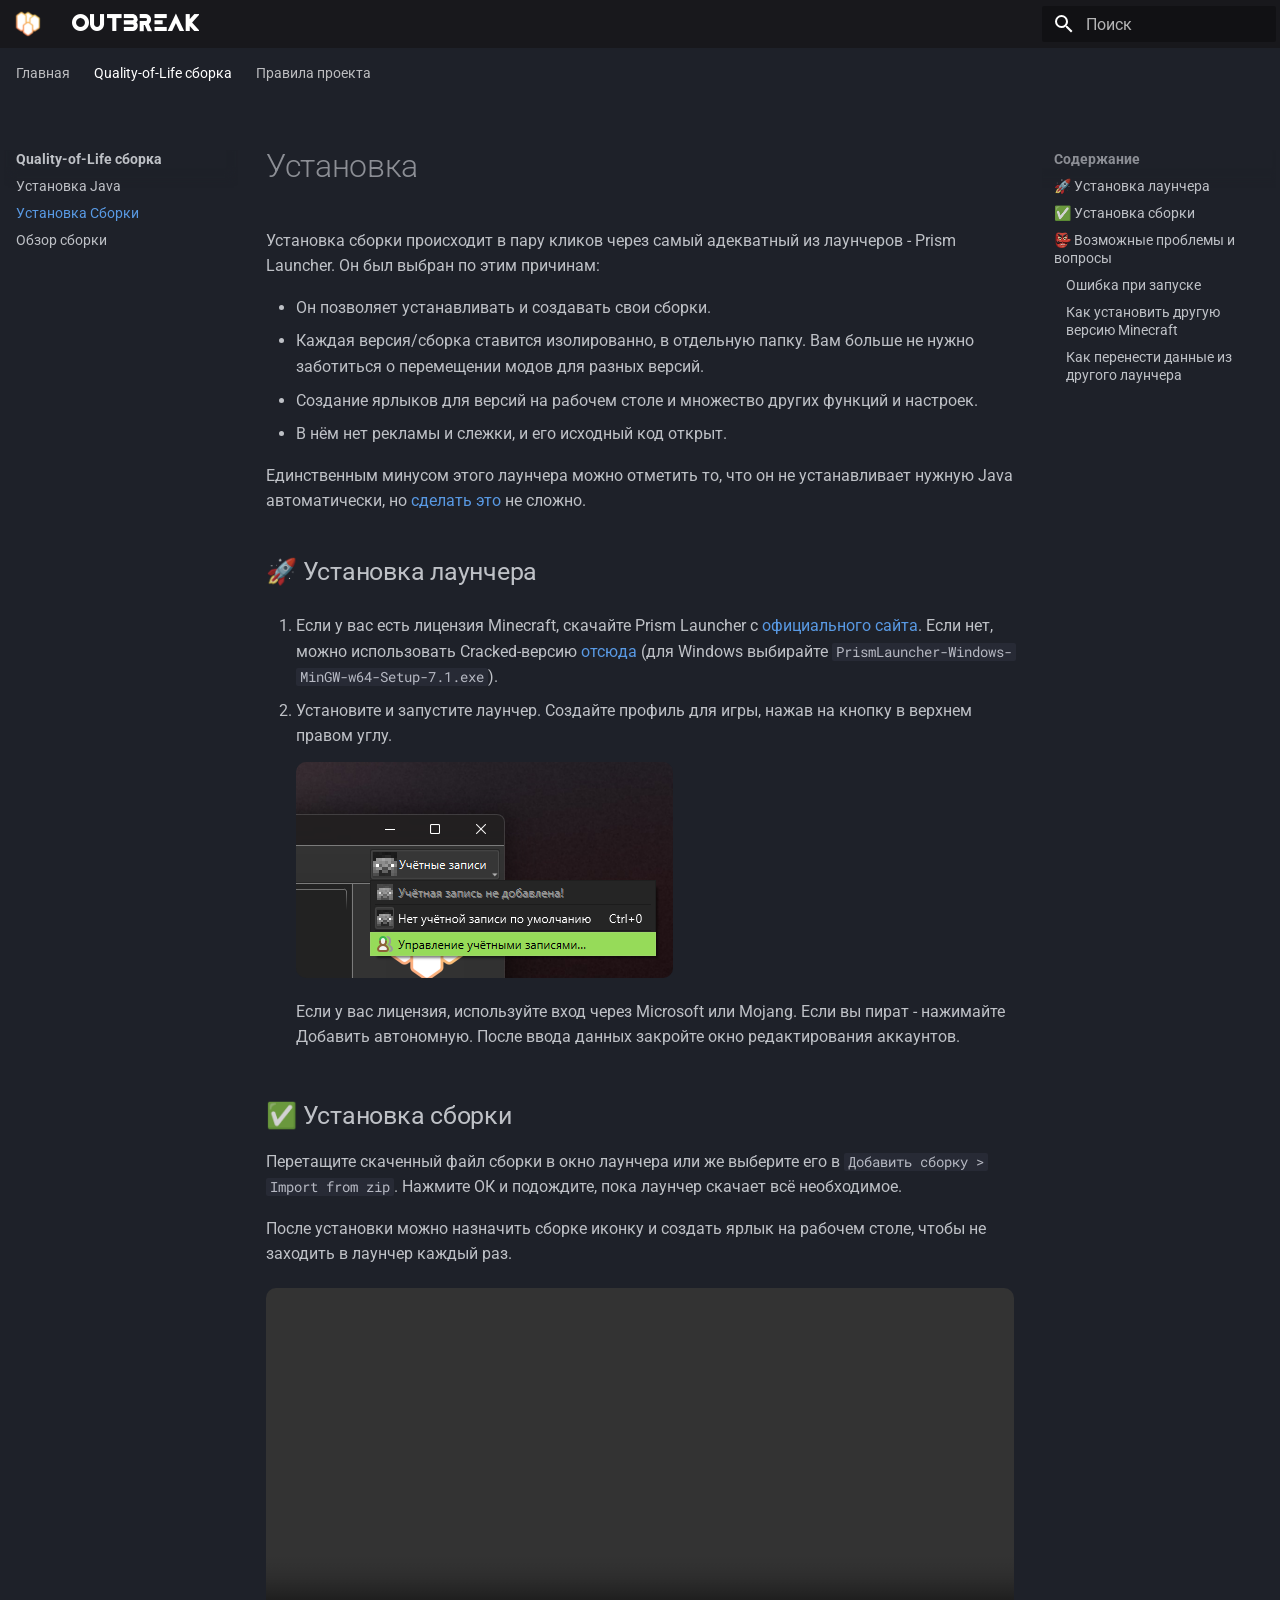
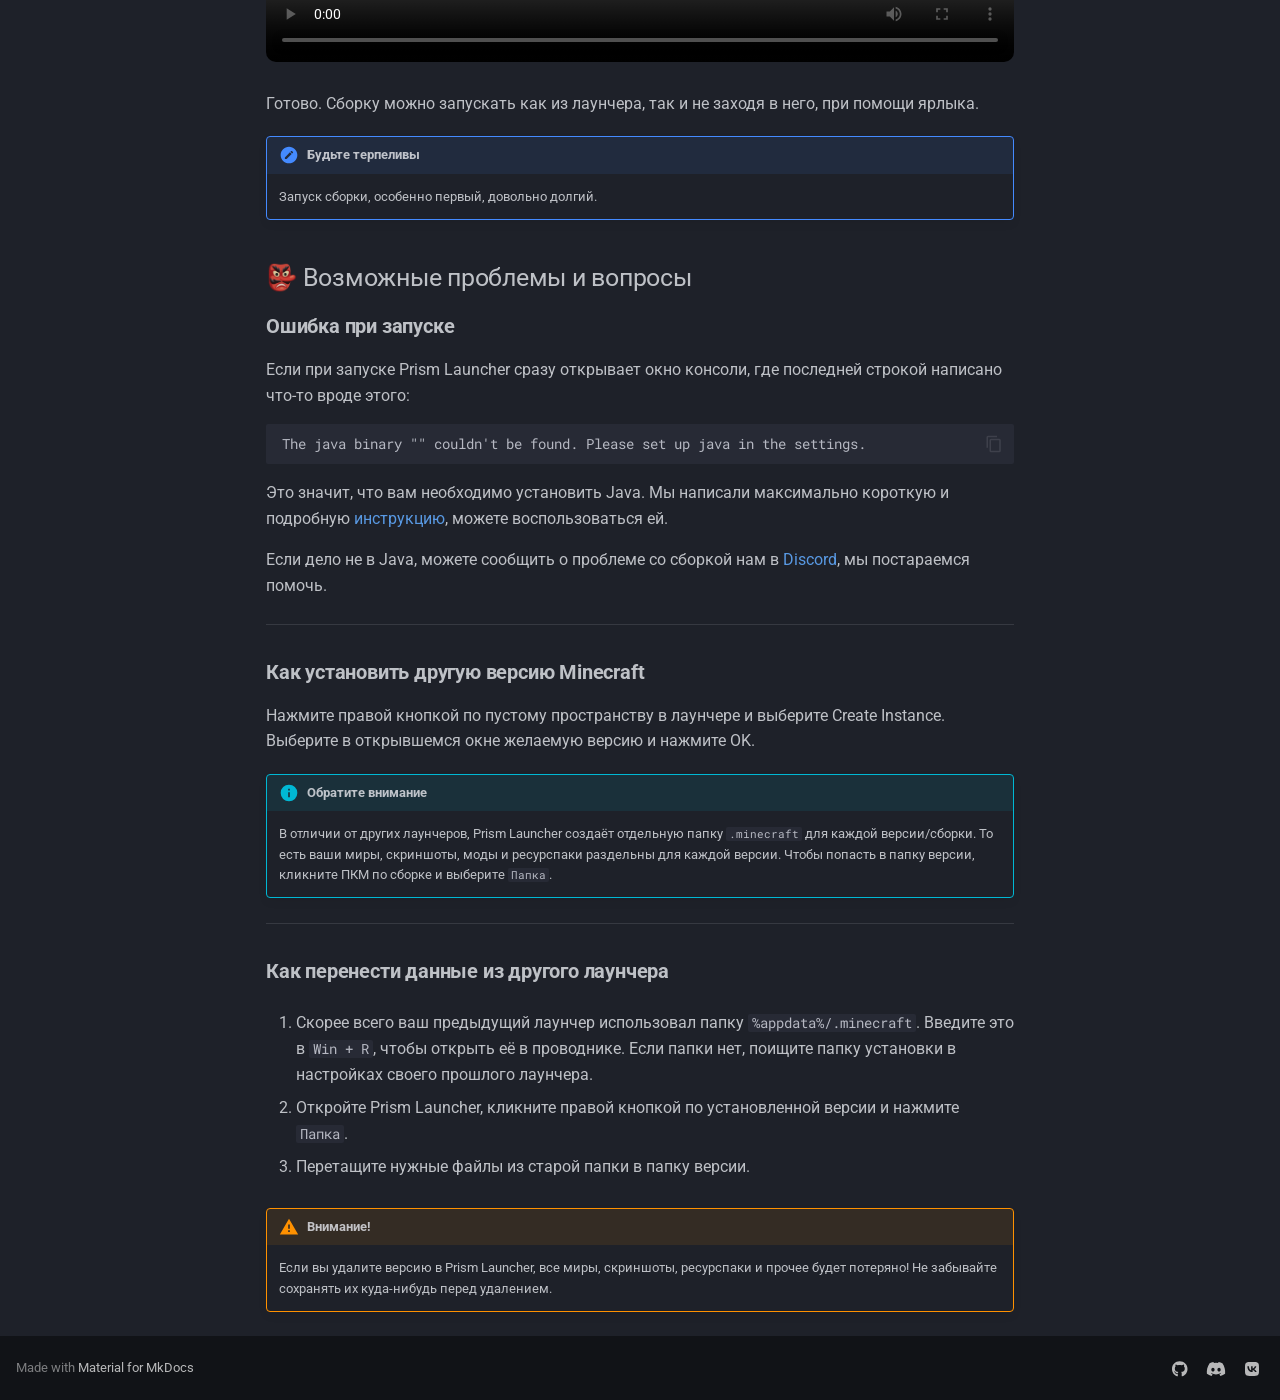
<file: modpack/installation/index.html>
<!doctype html>
<html lang="ru" class="no-js">
  <head>
    
      <meta charset="utf-8">
      <meta name="viewport" content="width=device-width,initial-scale=1">
      
      
      
        <link rel="canonical" href="https://outbreak-mc.github.io/modpack/installation/">
      
      
        <link rel="prev" href="../java-installation/">
      
      
        <link rel="next" href="../review/">
      
      
      <link rel="icon" href="../../assets/images/logo.png">
      <meta name="generator" content="mkdocs-1.5.3, mkdocs-material-9.5.13">
    
    
      
        <title>Установка Сборки - OUTBREAK</title>
      
    
    
      <link rel="stylesheet" href="../../assets/stylesheets/main.7e359304.min.css">
      
        
        <link rel="stylesheet" href="../../assets/stylesheets/palette.06af60db.min.css">
      
      


    
    
      
    
    
      
        
        
        <link rel="preconnect" href="https://fonts.gstatic.com" crossorigin>
        <link rel="stylesheet" href="https://fonts.googleapis.com/css?family=Roboto:300,300i,400,400i,700,700i%7CRoboto+Mono:400,400i,700,700i&display=fallback">
        <style>:root{--md-text-font:"Roboto";--md-code-font:"Roboto Mono"}</style>
      
    
    
      <link rel="stylesheet" href="../../stylesheets/extra.css">
    
      <link rel="stylesheet" href="../../stylesheets/index.css">
    
      <link rel="stylesheet" href="../../stylesheets/stars.css">
    
    <script>__md_scope=new URL("../..",location),__md_hash=e=>[...e].reduce((e,_)=>(e<<5)-e+_.charCodeAt(0),0),__md_get=(e,_=localStorage,t=__md_scope)=>JSON.parse(_.getItem(t.pathname+"."+e)),__md_set=(e,_,t=localStorage,a=__md_scope)=>{try{t.setItem(a.pathname+"."+e,JSON.stringify(_))}catch(e){}}</script>
    
      

    
    
    
  </head>
  
  
    
    
    
    
    
    <body dir="ltr" data-md-color-scheme="slate" data-md-color-primary="custom" data-md-color-accent="indigo">
  
    
    <input class="md-toggle" data-md-toggle="drawer" type="checkbox" id="__drawer" autocomplete="off">
    <input class="md-toggle" data-md-toggle="search" type="checkbox" id="__search" autocomplete="off">
    <label class="md-overlay" for="__drawer"></label>
    <div data-md-component="skip">
      
        
        <a href="#_1" class="md-skip">
          Перейти к содержанию
        </a>
      
    </div>
    <div data-md-component="announce">
      
    </div>
    
    
      

<header class="md-header" data-md-component="header">
  <nav class="md-header__inner md-grid" aria-label="Верхний колонтитул">
    <a href="../.." title="OUTBREAK" class="md-header__button md-logo" aria-label="OUTBREAK" data-md-component="logo">
      
  <img src="../../assets/images/logo.png" alt="logo">

    </a>
    <label class="md-header__button md-icon" for="__drawer">
      
      <svg xmlns="http://www.w3.org/2000/svg" viewBox="0 0 24 24"><path d="M3 6h18v2H3V6m0 5h18v2H3v-2m0 5h18v2H3v-2Z"/></svg>
    </label>
    <div class="md-header__title" data-md-component="header-title">
      <div class="md-header__ellipsis">
        <div class="md-header__topic">
          <span class="md-ellipsis">
            OUTBREAK
          </span>
        </div>
        <div class="md-header__topic" data-md-component="header-topic">
          <span class="md-ellipsis">
            
              Установка Сборки
            
          </span>
        </div>
      </div>
    </div>
    
      
    
    
    
    
      <label class="md-header__button md-icon" for="__search">
        
        <svg xmlns="http://www.w3.org/2000/svg" viewBox="0 0 24 24"><path d="M9.5 3A6.5 6.5 0 0 1 16 9.5c0 1.61-.59 3.09-1.56 4.23l.27.27h.79l5 5-1.5 1.5-5-5v-.79l-.27-.27A6.516 6.516 0 0 1 9.5 16 6.5 6.5 0 0 1 3 9.5 6.5 6.5 0 0 1 9.5 3m0 2C7 5 5 7 5 9.5S7 14 9.5 14 14 12 14 9.5 12 5 9.5 5Z"/></svg>
      </label>
      <div class="md-search" data-md-component="search" role="dialog">
  <label class="md-search__overlay" for="__search"></label>
  <div class="md-search__inner" role="search">
    <form class="md-search__form" name="search">
      <input type="text" class="md-search__input" name="query" aria-label="Поиск" placeholder="Поиск" autocapitalize="off" autocorrect="off" autocomplete="off" spellcheck="false" data-md-component="search-query" required>
      <label class="md-search__icon md-icon" for="__search">
        
        <svg xmlns="http://www.w3.org/2000/svg" viewBox="0 0 24 24"><path d="M9.5 3A6.5 6.5 0 0 1 16 9.5c0 1.61-.59 3.09-1.56 4.23l.27.27h.79l5 5-1.5 1.5-5-5v-.79l-.27-.27A6.516 6.516 0 0 1 9.5 16 6.5 6.5 0 0 1 3 9.5 6.5 6.5 0 0 1 9.5 3m0 2C7 5 5 7 5 9.5S7 14 9.5 14 14 12 14 9.5 12 5 9.5 5Z"/></svg>
        
        <svg xmlns="http://www.w3.org/2000/svg" viewBox="0 0 24 24"><path d="M20 11v2H8l5.5 5.5-1.42 1.42L4.16 12l7.92-7.92L13.5 5.5 8 11h12Z"/></svg>
      </label>
      <nav class="md-search__options" aria-label="Поиск">
        
        <button type="reset" class="md-search__icon md-icon" title="Очистить" aria-label="Очистить" tabindex="-1">
          
          <svg xmlns="http://www.w3.org/2000/svg" viewBox="0 0 24 24"><path d="M19 6.41 17.59 5 12 10.59 6.41 5 5 6.41 10.59 12 5 17.59 6.41 19 12 13.41 17.59 19 19 17.59 13.41 12 19 6.41Z"/></svg>
        </button>
      </nav>
      
        <div class="md-search__suggest" data-md-component="search-suggest"></div>
      
    </form>
    <div class="md-search__output">
      <div class="md-search__scrollwrap" data-md-scrollfix>
        <div class="md-search-result" data-md-component="search-result">
          <div class="md-search-result__meta">
            Инициализация поиска
          </div>
          <ol class="md-search-result__list" role="presentation"></ol>
        </div>
      </div>
    </div>
  </div>
</div>
    
    
  </nav>
  
</header>
    
    <div class="md-container" data-md-component="container">
      
      
        
          
            
<nav class="md-tabs" aria-label="Вкладки" data-md-component="tabs">
  <div class="md-grid">
    <ul class="md-tabs__list">
      
        
  
  
  
    <li class="md-tabs__item">
      <a href="../.." class="md-tabs__link">
        
  
    
  
  Главная

      </a>
    </li>
  

      
        
  
  
    
  
  
    
    
      <li class="md-tabs__item md-tabs__item--active">
        <a href="../" class="md-tabs__link">
          
  
    
  
  Quality-of-Life сборка

        </a>
      </li>
    
  

      
        
  
  
  
    
    
      <li class="md-tabs__item">
        <a href="../../rules/" class="md-tabs__link">
          
  
    
  
  Правила проекта

        </a>
      </li>
    
  

      
    </ul>
  </div>
</nav>
          
        
      
      <main class="md-main" data-md-component="main">
        <div class="md-main__inner md-grid">
          
            
              
              <div class="md-sidebar md-sidebar--primary" data-md-component="sidebar" data-md-type="navigation" >
                <div class="md-sidebar__scrollwrap">
                  <div class="md-sidebar__inner">
                    


  


<nav class="md-nav md-nav--primary md-nav--lifted" aria-label="Навигация" data-md-level="0">
  <label class="md-nav__title" for="__drawer">
    <a href="../.." title="OUTBREAK" class="md-nav__button md-logo" aria-label="OUTBREAK" data-md-component="logo">
      
  <img src="../../assets/images/logo.png" alt="logo">

    </a>
    OUTBREAK
  </label>
  
  <ul class="md-nav__list" data-md-scrollfix>
    
      
      
  
  
  
  
    <li class="md-nav__item">
      <a href="../.." class="md-nav__link">
        
  
  <span class="md-ellipsis">
    Главная
  </span>
  

      </a>
    </li>
  

    
      
      
  
  
    
  
  
  
    
    
      
        
          
        
      
        
      
        
      
        
      
    
    
      
        
        
      
      
        
      
    
    
    <li class="md-nav__item md-nav__item--active md-nav__item--section md-nav__item--nested">
      
        
        
        <input class="md-nav__toggle md-toggle " type="checkbox" id="__nav_2" checked>
        
          
          
          <div class="md-nav__link md-nav__container">
            <a href="../" class="md-nav__link ">
              
  
  <span class="md-ellipsis">
    Quality-of-Life сборка
  </span>
  

            </a>
            
              
              <label class="md-nav__link " for="__nav_2" id="__nav_2_label" tabindex="">
                <span class="md-nav__icon md-icon"></span>
              </label>
            
          </div>
        
        <nav class="md-nav" data-md-level="1" aria-labelledby="__nav_2_label" aria-expanded="true">
          <label class="md-nav__title" for="__nav_2">
            <span class="md-nav__icon md-icon"></span>
            Quality-of-Life сборка
          </label>
          <ul class="md-nav__list" data-md-scrollfix>
            
              
            
              
                
  
  
  
  
    <li class="md-nav__item">
      <a href="../java-installation/" class="md-nav__link">
        
  
  <span class="md-ellipsis">
    Установка Java
  </span>
  

      </a>
    </li>
  

              
            
              
                
  
  
    
  
  
  
    <li class="md-nav__item md-nav__item--active">
      
      <input class="md-nav__toggle md-toggle" type="checkbox" id="__toc">
      
      
        
      
      
        <label class="md-nav__link md-nav__link--active" for="__toc">
          
  
  <span class="md-ellipsis">
    Установка Сборки
  </span>
  

          <span class="md-nav__icon md-icon"></span>
        </label>
      
      <a href="./" class="md-nav__link md-nav__link--active">
        
  
  <span class="md-ellipsis">
    Установка Сборки
  </span>
  

      </a>
      
        

<nav class="md-nav md-nav--secondary" aria-label="Содержание">
  
  
  
    
  
  
    <label class="md-nav__title" for="__toc">
      <span class="md-nav__icon md-icon"></span>
      Содержание
    </label>
    <ul class="md-nav__list" data-md-component="toc" data-md-scrollfix>
      
        <li class="md-nav__item">
  <a href="#_2" class="md-nav__link">
    <span class="md-ellipsis">
      🚀 Установка лаунчера
    </span>
  </a>
  
</li>
      
        <li class="md-nav__item">
  <a href="#_3" class="md-nav__link">
    <span class="md-ellipsis">
      ✅ Установка сборки
    </span>
  </a>
  
</li>
      
        <li class="md-nav__item">
  <a href="#_4" class="md-nav__link">
    <span class="md-ellipsis">
      👺 Возможные проблемы и вопросы
    </span>
  </a>
  
    <nav class="md-nav" aria-label="👺 Возможные проблемы и вопросы">
      <ul class="md-nav__list">
        
          <li class="md-nav__item">
  <a href="#java-issue" class="md-nav__link">
    <span class="md-ellipsis">
      Ошибка при запуске
    </span>
  </a>
  
</li>
        
          <li class="md-nav__item">
  <a href="#create-instance" class="md-nav__link">
    <span class="md-ellipsis">
      Как установить другую версию Minecraft
    </span>
  </a>
  
</li>
        
          <li class="md-nav__item">
  <a href="#migration" class="md-nav__link">
    <span class="md-ellipsis">
      Как перенести данные из другого лаунчера
    </span>
  </a>
  
</li>
        
      </ul>
    </nav>
  
</li>
      
    </ul>
  
</nav>
      
    </li>
  

              
            
              
                
  
  
  
  
    <li class="md-nav__item">
      <a href="../review/" class="md-nav__link">
        
  
  <span class="md-ellipsis">
    Обзор сборки
  </span>
  

      </a>
    </li>
  

              
            
          </ul>
        </nav>
      
    </li>
  

    
      
      
  
  
  
  
    
    
      
        
          
        
      
        
      
    
    
      
      
        
      
    
    
    <li class="md-nav__item md-nav__item--nested">
      
        
        
          
        
        <input class="md-nav__toggle md-toggle md-toggle--indeterminate" type="checkbox" id="__nav_3" >
        
          
          
          <div class="md-nav__link md-nav__container">
            <a href="../../rules/" class="md-nav__link ">
              
  
  <span class="md-ellipsis">
    Правила проекта
  </span>
  

            </a>
            
              
              <label class="md-nav__link " for="__nav_3" id="__nav_3_label" tabindex="0">
                <span class="md-nav__icon md-icon"></span>
              </label>
            
          </div>
        
        <nav class="md-nav" data-md-level="1" aria-labelledby="__nav_3_label" aria-expanded="false">
          <label class="md-nav__title" for="__nav_3">
            <span class="md-nav__icon md-icon"></span>
            Правила проекта
          </label>
          <ul class="md-nav__list" data-md-scrollfix>
            
              
            
              
                
  
  
  
  
    <li class="md-nav__item">
      <a href="../../rules/staff/" class="md-nav__link">
        
  
  <span class="md-ellipsis">
    Примечания о работе персонала
  </span>
  

      </a>
    </li>
  

              
            
          </ul>
        </nav>
      
    </li>
  

    
  </ul>
</nav>
                  </div>
                </div>
              </div>
            
            
              
              <div class="md-sidebar md-sidebar--secondary" data-md-component="sidebar" data-md-type="toc" >
                <div class="md-sidebar__scrollwrap">
                  <div class="md-sidebar__inner">
                    

<nav class="md-nav md-nav--secondary" aria-label="Содержание">
  
  
  
    
  
  
    <label class="md-nav__title" for="__toc">
      <span class="md-nav__icon md-icon"></span>
      Содержание
    </label>
    <ul class="md-nav__list" data-md-component="toc" data-md-scrollfix>
      
        <li class="md-nav__item">
  <a href="#_2" class="md-nav__link">
    <span class="md-ellipsis">
      🚀 Установка лаунчера
    </span>
  </a>
  
</li>
      
        <li class="md-nav__item">
  <a href="#_3" class="md-nav__link">
    <span class="md-ellipsis">
      ✅ Установка сборки
    </span>
  </a>
  
</li>
      
        <li class="md-nav__item">
  <a href="#_4" class="md-nav__link">
    <span class="md-ellipsis">
      👺 Возможные проблемы и вопросы
    </span>
  </a>
  
    <nav class="md-nav" aria-label="👺 Возможные проблемы и вопросы">
      <ul class="md-nav__list">
        
          <li class="md-nav__item">
  <a href="#java-issue" class="md-nav__link">
    <span class="md-ellipsis">
      Ошибка при запуске
    </span>
  </a>
  
</li>
        
          <li class="md-nav__item">
  <a href="#create-instance" class="md-nav__link">
    <span class="md-ellipsis">
      Как установить другую версию Minecraft
    </span>
  </a>
  
</li>
        
          <li class="md-nav__item">
  <a href="#migration" class="md-nav__link">
    <span class="md-ellipsis">
      Как перенести данные из другого лаунчера
    </span>
  </a>
  
</li>
        
      </ul>
    </nav>
  
</li>
      
    </ul>
  
</nav>
                  </div>
                </div>
              </div>
            
          
          
            <div class="md-content" data-md-component="content">
              <article class="md-content__inner md-typeset">
                
                  


<h1 id="_1">Установка</h1>
<p>Установка сборки происходит в пару кликов через самый адекватный из лаунчеров - Prism Launcher. 
Он был выбран по этим причинам:</p>
<ul>
<li>Он позволяет устанавливать и создавать свои сборки.</li>
<li>Каждая версия/сборка ставится изолированно, в отдельную папку. Вам больше не нужно заботиться о перемещении модов для разных версий.</li>
<li>Создание ярлыков для версий на рабочем столе и множество других функций и настроек.</li>
<li>В нём нет рекламы и слежки, и его исходный код открыт.</li>
</ul>
<p>Единственным минусом этого лаунчера можно отметить то, что он не устанавливает нужную Java автоматически, но <a href="../java-installation/">сделать это</a> не сложно.</p>
<h2 id="_2">🚀 Установка лаунчера</h2>
<ol>
<li>
<p>Если у вас есть лицензия Minecraft, скачайте Prism Launcher с <a href="https://prismlauncher.org/download/" target="_blank">официального сайта</a>. Если нет, можно использовать Cracked-версию <a href="https://github.com/Diegiwg/PrismLauncher-Cracked/releases" target="_blank">отсюда</a> (для Windows выбирайте <code>PrismLauncher-Windows-MinGW-w64-Setup-7.1.exe</code>).</p>
</li>
<li>
<p>Установите и запустите лаунчер. Создайте профиль для игры, нажав на кнопку в верхнем правом углу.</p>
<p><img alt="Скриншот создания аккаунта" src="../../assets/modpack/installation/create-account.webp" /></p>
<p>Если у вас лицензия, используйте вход через Microsoft или Mojang. Если вы пират - нажимайте Добавить автономную. После ввода данных закройте окно редактирования аккаунтов.</p>
</li>
</ol>
<h2 id="_3">✅ Установка сборки</h2>
<p>Перетащите скаченный файл сборки в окно лаунчера или же выберите его в <code>Добавить сборку &gt; Import from zip</code>. Нажмите ОК и подождите, пока лаунчер скачает всё необходимое. </p>
<p>После установки можно назначить сборке иконку и создать ярлык на рабочем столе, чтобы не заходить в лаунчер каждый раз.</p>
<video width="1384" height="912" controls><source src="/assets/modpack/installation/prism-installation-crop.mov" type="video/mp4"></video>

<p>Готово. Сборку можно запускать как из лаунчера, так и не заходя в него, при помощи ярлыка.</p>
<div class="admonition note">
<p class="admonition-title">Будьте терпеливы</p>
<p>Запуск сборки, особенно первый, довольно долгий.</p>
</div>
<h2 id="_4">👺 Возможные проблемы и вопросы</h2>
<h3 id="java-issue"><strong>Ошибка при запуске</strong></h3>
<p>Если при запуске Prism Launcher сразу открывает окно консоли, где последней строкой написано что-то вроде этого:</p>
<div class="highlight"><pre><span></span><code><a id="__codelineno-0-1" name="__codelineno-0-1" href="#__codelineno-0-1"></a>The java binary &quot;&quot; couldn&#39;t be found. Please set up java in the settings.
</code></pre></div>
<p>Это значит, что вам необходимо установить Java. Мы написали максимально короткую и подробную <a href="../java-installation/">инструкцию</a>, можете воспользоваться ей.</p>
<p>Если дело не в Java, можете сообщить о проблеме со сборкой нам в <a href="https://discord.gg/fhgkRff" target="_blank">Discord</a>, мы постараемся помочь.</p>
<hr />
<h3 id="create-instance"><strong>Как установить другую версию Minecraft</strong></h3>
<p>Нажмите правой кнопкой по пустому пространству в лаунчере и выберите Create Instance. Выберите в открывшемся окне желаемую версию и нажмите OK.</p>
<div class="admonition info">
<p class="admonition-title">Обратите внимание</p>
<p>В отличии от других лаунчеров, Prism Launcher создаёт отдельную папку <code>.minecraft</code> для каждой версии/сборки. То есть ваши миры, скриншоты, моды и ресурспаки раздельны для каждой версии. Чтобы попасть в папку версии, кликните ПКМ по сборке и выберите <code>Папка</code>.</p>
</div>
<hr />
<h3 id="migration"><strong>Как перенести данные из другого лаунчера</strong></h3>
<ol>
<li>
<p>Скорее всего ваш предыдущий лаунчер использовал папку <code>%appdata%/.minecraft</code>. Введите это в <code>Win + R</code>, чтобы открыть её в проводнике. Если папки нет, поищите папку установки в настройках своего прошлого лаунчера.</p>
</li>
<li>
<p>Откройте Prism Launcher, кликните правой кнопкой по установленной версии и нажмите <code>Папка</code>.</p>
</li>
<li>
<p>Перетащите нужные файлы из старой папки в папку версии.</p>
</li>
</ol>
<div class="admonition warning">
<p class="admonition-title">Внимание!</p>
<p>Если вы удалите версию в Prism Launcher, все миры, скриншоты, ресурспаки и прочее будет потеряно! Не забывайте сохранять их куда-нибудь перед удалением.</p>
</div>












                
              </article>
            </div>
          
          
  <script>var tabs=__md_get("__tabs");if(Array.isArray(tabs))e:for(var set of document.querySelectorAll(".tabbed-set")){var tab,labels=set.querySelector(".tabbed-labels");for(tab of tabs)for(var label of labels.getElementsByTagName("label"))if(label.innerText.trim()===tab){var input=document.getElementById(label.htmlFor);input.checked=!0;continue e}}</script>

<script>var target=document.getElementById(location.hash.slice(1));target&&target.name&&(target.checked=target.name.startsWith("__tabbed_"))</script>
        </div>
        
      </main>
      
        <footer class="md-footer">
  
  <div class="md-footer-meta md-typeset">
    <div class="md-footer-meta__inner md-grid">
      <div class="md-copyright">
  
  
    Made with
    <a href="https://squidfunk.github.io/mkdocs-material/" target="_blank" rel="noopener">
      Material for MkDocs
    </a>
  
</div>
      
        <div class="md-social">
  
    
    
    
    
      
      
    
    <a href="https://github.com/outbreak-mc" target="_blank" rel="noopener" title="github.com" class="md-social__link">
      <svg xmlns="http://www.w3.org/2000/svg" viewBox="0 0 496 512"><!--! Font Awesome Free 6.5.1 by @fontawesome - https://fontawesome.com License - https://fontawesome.com/license/free (Icons: CC BY 4.0, Fonts: SIL OFL 1.1, Code: MIT License) Copyright 2023 Fonticons, Inc.--><path d="M165.9 397.4c0 2-2.3 3.6-5.2 3.6-3.3.3-5.6-1.3-5.6-3.6 0-2 2.3-3.6 5.2-3.6 3-.3 5.6 1.3 5.6 3.6zm-31.1-4.5c-.7 2 1.3 4.3 4.3 4.9 2.6 1 5.6 0 6.2-2s-1.3-4.3-4.3-5.2c-2.6-.7-5.5.3-6.2 2.3zm44.2-1.7c-2.9.7-4.9 2.6-4.6 4.9.3 2 2.9 3.3 5.9 2.6 2.9-.7 4.9-2.6 4.6-4.6-.3-1.9-3-3.2-5.9-2.9zM244.8 8C106.1 8 0 113.3 0 252c0 110.9 69.8 205.8 169.5 239.2 12.8 2.3 17.3-5.6 17.3-12.1 0-6.2-.3-40.4-.3-61.4 0 0-70 15-84.7-29.8 0 0-11.4-29.1-27.8-36.6 0 0-22.9-15.7 1.6-15.4 0 0 24.9 2 38.6 25.8 21.9 38.6 58.6 27.5 72.9 20.9 2.3-16 8.8-27.1 16-33.7-55.9-6.2-112.3-14.3-112.3-110.5 0-27.5 7.6-41.3 23.6-58.9-2.6-6.5-11.1-33.3 2.6-67.9 20.9-6.5 69 27 69 27 20-5.6 41.5-8.5 62.8-8.5s42.8 2.9 62.8 8.5c0 0 48.1-33.6 69-27 13.7 34.7 5.2 61.4 2.6 67.9 16 17.7 25.8 31.5 25.8 58.9 0 96.5-58.9 104.2-114.8 110.5 9.2 7.9 17 22.9 17 46.4 0 33.7-.3 75.4-.3 83.6 0 6.5 4.6 14.4 17.3 12.1C428.2 457.8 496 362.9 496 252 496 113.3 383.5 8 244.8 8zM97.2 352.9c-1.3 1-1 3.3.7 5.2 1.6 1.6 3.9 2.3 5.2 1 1.3-1 1-3.3-.7-5.2-1.6-1.6-3.9-2.3-5.2-1zm-10.8-8.1c-.7 1.3.3 2.9 2.3 3.9 1.6 1 3.6.7 4.3-.7.7-1.3-.3-2.9-2.3-3.9-2-.6-3.6-.3-4.3.7zm32.4 35.6c-1.6 1.3-1 4.3 1.3 6.2 2.3 2.3 5.2 2.6 6.5 1 1.3-1.3.7-4.3-1.3-6.2-2.2-2.3-5.2-2.6-6.5-1zm-11.4-14.7c-1.6 1-1.6 3.6 0 5.9 1.6 2.3 4.3 3.3 5.6 2.3 1.6-1.3 1.6-3.9 0-6.2-1.4-2.3-4-3.3-5.6-2z"/></svg>
    </a>
  
    
    
    
    
      
      
    
    <a href="https://discord.gg/fhgkRff" target="_blank" rel="noopener" title="discord.gg" class="md-social__link">
      <svg xmlns="http://www.w3.org/2000/svg" viewBox="0 0 640 512"><!--! Font Awesome Free 6.5.1 by @fontawesome - https://fontawesome.com License - https://fontawesome.com/license/free (Icons: CC BY 4.0, Fonts: SIL OFL 1.1, Code: MIT License) Copyright 2023 Fonticons, Inc.--><path d="M524.531 69.836a1.5 1.5 0 0 0-.764-.7A485.065 485.065 0 0 0 404.081 32.03a1.816 1.816 0 0 0-1.923.91 337.461 337.461 0 0 0-14.9 30.6 447.848 447.848 0 0 0-134.426 0 309.541 309.541 0 0 0-15.135-30.6 1.89 1.89 0 0 0-1.924-.91 483.689 483.689 0 0 0-119.688 37.107 1.712 1.712 0 0 0-.788.676C39.068 183.651 18.186 294.69 28.43 404.354a2.016 2.016 0 0 0 .765 1.375 487.666 487.666 0 0 0 146.825 74.189 1.9 1.9 0 0 0 2.063-.676A348.2 348.2 0 0 0 208.12 430.4a1.86 1.86 0 0 0-1.019-2.588 321.173 321.173 0 0 1-45.868-21.853 1.885 1.885 0 0 1-.185-3.126 251.047 251.047 0 0 0 9.109-7.137 1.819 1.819 0 0 1 1.9-.256c96.229 43.917 200.41 43.917 295.5 0a1.812 1.812 0 0 1 1.924.233 234.533 234.533 0 0 0 9.132 7.16 1.884 1.884 0 0 1-.162 3.126 301.407 301.407 0 0 1-45.89 21.83 1.875 1.875 0 0 0-1 2.611 391.055 391.055 0 0 0 30.014 48.815 1.864 1.864 0 0 0 2.063.7A486.048 486.048 0 0 0 610.7 405.729a1.882 1.882 0 0 0 .765-1.352c12.264-126.783-20.532-236.912-86.934-334.541ZM222.491 337.58c-28.972 0-52.844-26.587-52.844-59.239s23.409-59.241 52.844-59.241c29.665 0 53.306 26.82 52.843 59.239 0 32.654-23.41 59.241-52.843 59.241Zm195.38 0c-28.971 0-52.843-26.587-52.843-59.239s23.409-59.241 52.843-59.241c29.667 0 53.307 26.82 52.844 59.239 0 32.654-23.177 59.241-52.844 59.241Z"/></svg>
    </a>
  
    
    
    
    
      
      
    
    <a href="https://vk.com/outbreak_mc" target="_blank" rel="noopener" title="vk.com" class="md-social__link">
      <svg xmlns="http://www.w3.org/2000/svg" viewBox="0 0 448 512"><!--! Font Awesome Free 6.5.1 by @fontawesome - https://fontawesome.com License - https://fontawesome.com/license/free (Icons: CC BY 4.0, Fonts: SIL OFL 1.1, Code: MIT License) Copyright 2023 Fonticons, Inc.--><path d="M31.49 63.49C0 94.982 0 145.672 0 247.04v17.92c0 101.369 0 152.059 31.49 183.549C62.982 480 113.672 480 215.04 480h17.92c101.369 0 152.059 0 183.549-31.491C448 417.019 448 366.329 448 264.96v-17.92c0-101.369 0-152.059-31.491-183.55C385.019 32 334.329 32 232.96 32h-17.92C113.671 32 62.981 32 31.49 63.49ZM75.6 168.268h51.147c1.68 85.493 39.386 121.706 69.253 129.173V168.267h48.16V242c29.493-3.173 60.48-36.773 70.933-73.733h48.16a142.258 142.258 0 0 1-65.52 92.96 147.348 147.348 0 0 1 76.72 93.52H321.44a92.154 92.154 0 0 0-77.28-66.64v66.64h-5.787c-102.106 0-160.346-70-162.773-186.48Z"/></svg>
    </a>
  
</div>
      
    </div>
  </div>
</footer>
      
    </div>
    <div class="md-dialog" data-md-component="dialog">
      <div class="md-dialog__inner md-typeset"></div>
    </div>
    
      <div class="md-progress" data-md-component="progress" role="progressbar"></div>
    
    
    <script id="__config" type="application/json">{"base": "../..", "features": ["navigation.tabs", "navigation.sections", "navigation.expand", "navigation.instant", "navigation.instant.progress", "navigation.table", "navigation.indexes", "search.suggest", "search.highlight", "content.tabs.link", "content.code.annotation", "content.code.copy"], "search": "../../assets/javascripts/workers/search.b8dbb3d2.min.js", "translations": {"clipboard.copied": "\u0421\u043a\u043e\u043f\u0438\u0440\u043e\u0432\u0430\u043d\u043e \u0432 \u0431\u0443\u0444\u0435\u0440", "clipboard.copy": "\u041a\u043e\u043f\u0438\u0440\u043e\u0432\u0430\u0442\u044c \u0432 \u0431\u0443\u0444\u0435\u0440", "search.result.more.one": "\u0415\u0449\u0451 1 \u043d\u0430 \u044d\u0442\u043e\u0439 \u0441\u0442\u0440\u0430\u043d\u0438\u0446\u0435", "search.result.more.other": "\u0415\u0449\u0451 # \u043d\u0430 \u044d\u0442\u043e\u0439 \u0441\u0442\u0440\u0430\u043d\u0438\u0446\u0435", "search.result.none": "\u0421\u043e\u0432\u043f\u0430\u0434\u0435\u043d\u0438\u0439 \u043d\u0435 \u043d\u0430\u0439\u0434\u0435\u043d\u043e", "search.result.one": "\u041d\u0430\u0439\u0434\u0435\u043d\u043e 1 \u0441\u043e\u0432\u043f\u0430\u0434\u0435\u043d\u0438\u0435", "search.result.other": "\u041d\u0430\u0439\u0434\u0435\u043d\u043e \u0441\u043e\u0432\u043f\u0430\u0434\u0435\u043d\u0438\u0439: #", "search.result.placeholder": "\u041d\u0430\u0447\u043d\u0438\u0442\u0435 \u043f\u0435\u0447\u0430\u0442\u0430\u0442\u044c \u0434\u043b\u044f \u043f\u043e\u0438\u0441\u043a\u0430", "search.result.term.missing": "\u041e\u0442\u0441\u0443\u0442\u0441\u0442\u0432\u0443\u0435\u0442", "select.version": "\u0412\u044b\u0431\u0435\u0440\u0438\u0442\u0435 \u0432\u0435\u0440\u0441\u0438\u044e"}}</script>
    
    
      <script src="../../assets/javascripts/bundle.c8d2eff1.min.js"></script>
      
    
  </body>
</html>
</file>
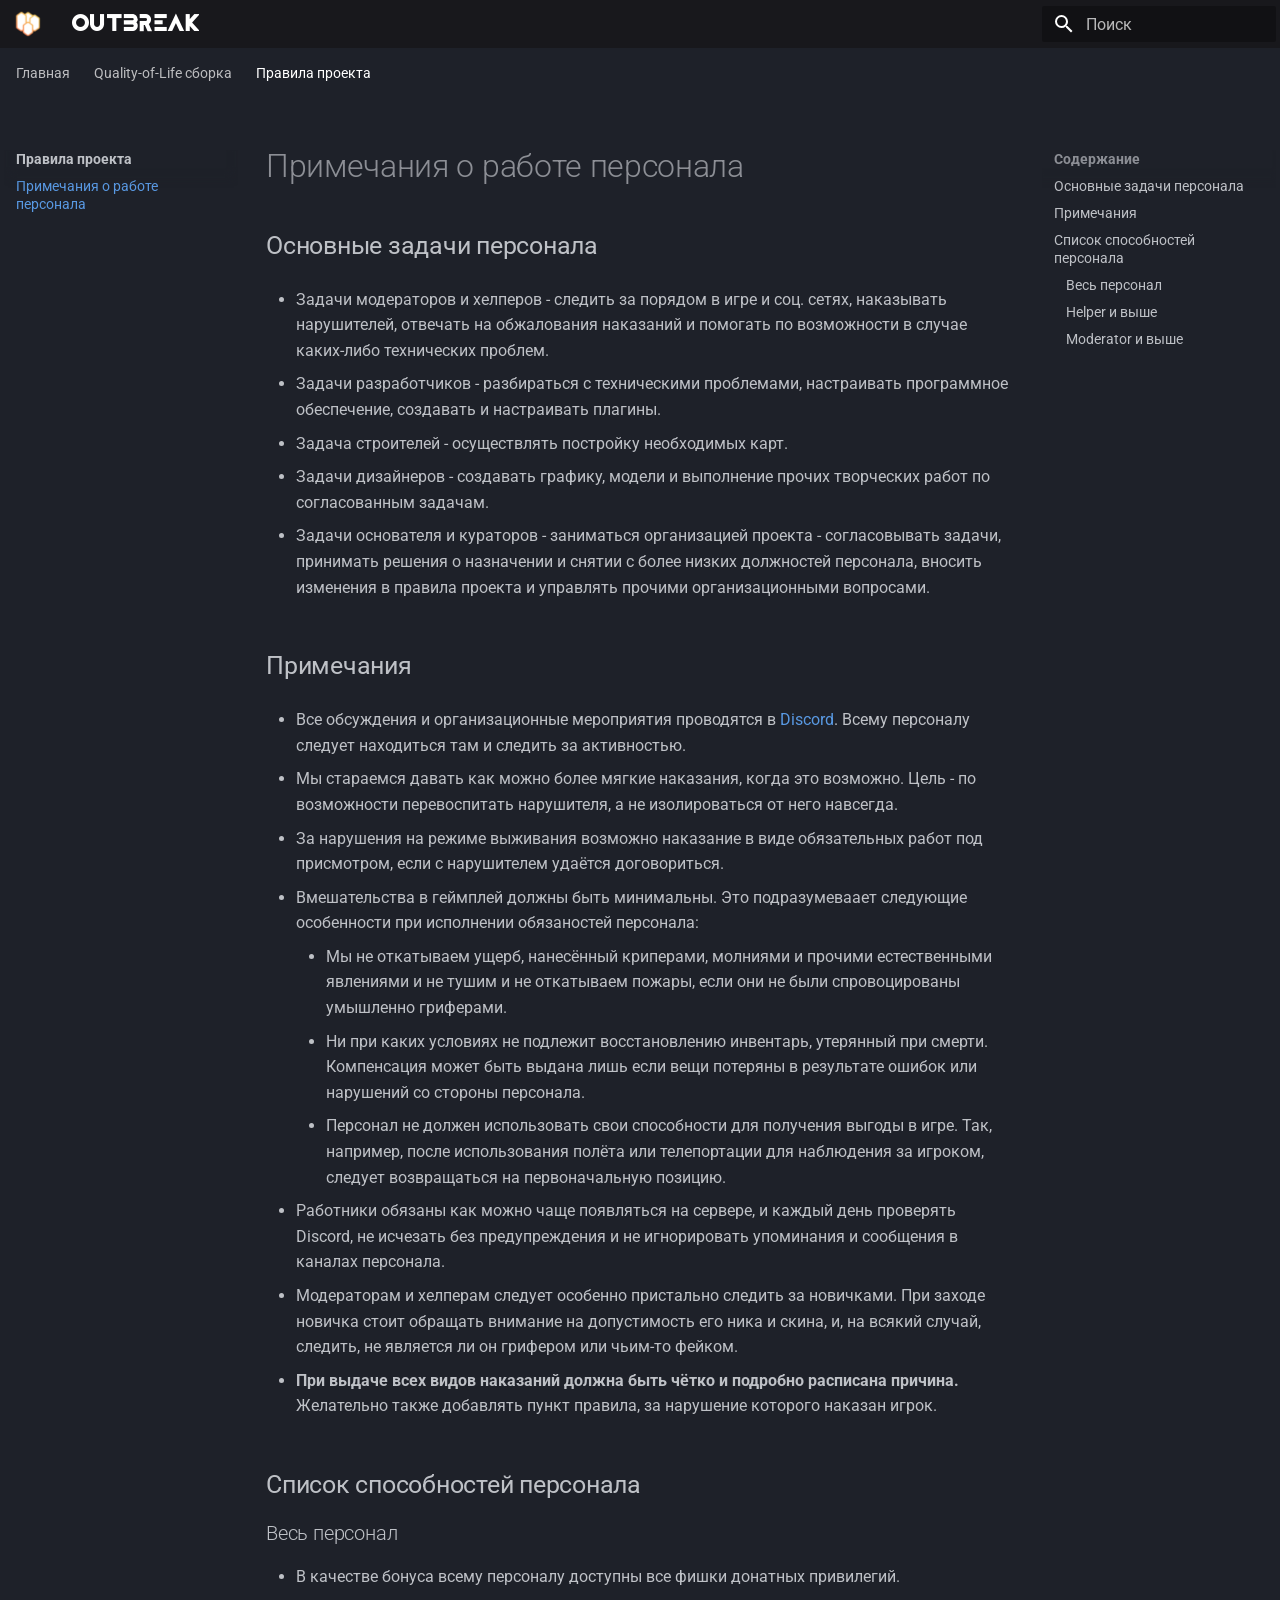
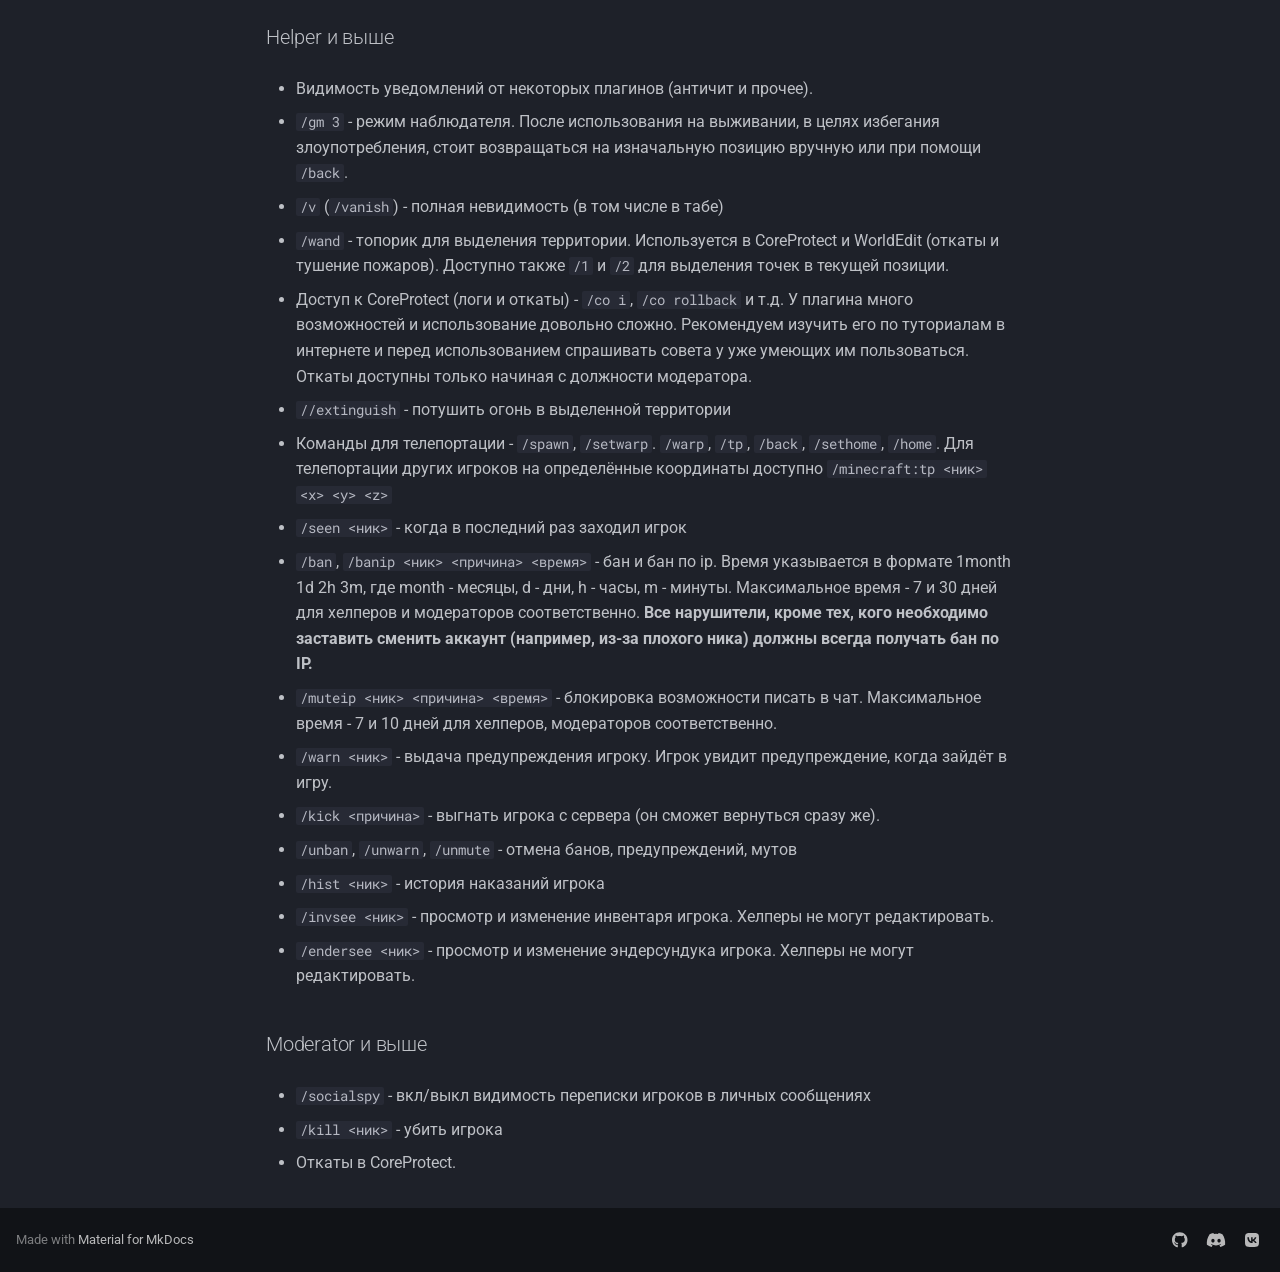
<file: rules/staff/index.html>
<!doctype html>
<html lang="ru" class="no-js">
  <head>
    
      <meta charset="utf-8">
      <meta name="viewport" content="width=device-width,initial-scale=1">
      
      
      
        <link rel="canonical" href="https://outbreak-mc.github.io/rules/staff/">
      
      
        <link rel="prev" href="../">
      
      
      
      <link rel="icon" href="../../assets/images/logo.png">
      <meta name="generator" content="mkdocs-1.5.3, mkdocs-material-9.5.13">
    
    
      
        <title>Примечания о работе персонала - OUTBREAK</title>
      
    
    
      <link rel="stylesheet" href="../../assets/stylesheets/main.7e359304.min.css">
      
        
        <link rel="stylesheet" href="../../assets/stylesheets/palette.06af60db.min.css">
      
      


    
    
      
    
    
      
        
        
        <link rel="preconnect" href="https://fonts.gstatic.com" crossorigin>
        <link rel="stylesheet" href="https://fonts.googleapis.com/css?family=Roboto:300,300i,400,400i,700,700i%7CRoboto+Mono:400,400i,700,700i&display=fallback">
        <style>:root{--md-text-font:"Roboto";--md-code-font:"Roboto Mono"}</style>
      
    
    
      <link rel="stylesheet" href="../../stylesheets/extra.css">
    
      <link rel="stylesheet" href="../../stylesheets/index.css">
    
      <link rel="stylesheet" href="../../stylesheets/stars.css">
    
    <script>__md_scope=new URL("../..",location),__md_hash=e=>[...e].reduce((e,_)=>(e<<5)-e+_.charCodeAt(0),0),__md_get=(e,_=localStorage,t=__md_scope)=>JSON.parse(_.getItem(t.pathname+"."+e)),__md_set=(e,_,t=localStorage,a=__md_scope)=>{try{t.setItem(a.pathname+"."+e,JSON.stringify(_))}catch(e){}}</script>
    
      

    
    
    
  </head>
  
  
    
    
    
    
    
    <body dir="ltr" data-md-color-scheme="slate" data-md-color-primary="custom" data-md-color-accent="indigo">
  
    
    <input class="md-toggle" data-md-toggle="drawer" type="checkbox" id="__drawer" autocomplete="off">
    <input class="md-toggle" data-md-toggle="search" type="checkbox" id="__search" autocomplete="off">
    <label class="md-overlay" for="__drawer"></label>
    <div data-md-component="skip">
      
        
        <a href="#_1" class="md-skip">
          Перейти к содержанию
        </a>
      
    </div>
    <div data-md-component="announce">
      
    </div>
    
    
      

<header class="md-header" data-md-component="header">
  <nav class="md-header__inner md-grid" aria-label="Верхний колонтитул">
    <a href="../.." title="OUTBREAK" class="md-header__button md-logo" aria-label="OUTBREAK" data-md-component="logo">
      
  <img src="../../assets/images/logo.png" alt="logo">

    </a>
    <label class="md-header__button md-icon" for="__drawer">
      
      <svg xmlns="http://www.w3.org/2000/svg" viewBox="0 0 24 24"><path d="M3 6h18v2H3V6m0 5h18v2H3v-2m0 5h18v2H3v-2Z"/></svg>
    </label>
    <div class="md-header__title" data-md-component="header-title">
      <div class="md-header__ellipsis">
        <div class="md-header__topic">
          <span class="md-ellipsis">
            OUTBREAK
          </span>
        </div>
        <div class="md-header__topic" data-md-component="header-topic">
          <span class="md-ellipsis">
            
              Примечания о работе персонала
            
          </span>
        </div>
      </div>
    </div>
    
      
    
    
    
    
      <label class="md-header__button md-icon" for="__search">
        
        <svg xmlns="http://www.w3.org/2000/svg" viewBox="0 0 24 24"><path d="M9.5 3A6.5 6.5 0 0 1 16 9.5c0 1.61-.59 3.09-1.56 4.23l.27.27h.79l5 5-1.5 1.5-5-5v-.79l-.27-.27A6.516 6.516 0 0 1 9.5 16 6.5 6.5 0 0 1 3 9.5 6.5 6.5 0 0 1 9.5 3m0 2C7 5 5 7 5 9.5S7 14 9.5 14 14 12 14 9.5 12 5 9.5 5Z"/></svg>
      </label>
      <div class="md-search" data-md-component="search" role="dialog">
  <label class="md-search__overlay" for="__search"></label>
  <div class="md-search__inner" role="search">
    <form class="md-search__form" name="search">
      <input type="text" class="md-search__input" name="query" aria-label="Поиск" placeholder="Поиск" autocapitalize="off" autocorrect="off" autocomplete="off" spellcheck="false" data-md-component="search-query" required>
      <label class="md-search__icon md-icon" for="__search">
        
        <svg xmlns="http://www.w3.org/2000/svg" viewBox="0 0 24 24"><path d="M9.5 3A6.5 6.5 0 0 1 16 9.5c0 1.61-.59 3.09-1.56 4.23l.27.27h.79l5 5-1.5 1.5-5-5v-.79l-.27-.27A6.516 6.516 0 0 1 9.5 16 6.5 6.5 0 0 1 3 9.5 6.5 6.5 0 0 1 9.5 3m0 2C7 5 5 7 5 9.5S7 14 9.5 14 14 12 14 9.5 12 5 9.5 5Z"/></svg>
        
        <svg xmlns="http://www.w3.org/2000/svg" viewBox="0 0 24 24"><path d="M20 11v2H8l5.5 5.5-1.42 1.42L4.16 12l7.92-7.92L13.5 5.5 8 11h12Z"/></svg>
      </label>
      <nav class="md-search__options" aria-label="Поиск">
        
        <button type="reset" class="md-search__icon md-icon" title="Очистить" aria-label="Очистить" tabindex="-1">
          
          <svg xmlns="http://www.w3.org/2000/svg" viewBox="0 0 24 24"><path d="M19 6.41 17.59 5 12 10.59 6.41 5 5 6.41 10.59 12 5 17.59 6.41 19 12 13.41 17.59 19 19 17.59 13.41 12 19 6.41Z"/></svg>
        </button>
      </nav>
      
        <div class="md-search__suggest" data-md-component="search-suggest"></div>
      
    </form>
    <div class="md-search__output">
      <div class="md-search__scrollwrap" data-md-scrollfix>
        <div class="md-search-result" data-md-component="search-result">
          <div class="md-search-result__meta">
            Инициализация поиска
          </div>
          <ol class="md-search-result__list" role="presentation"></ol>
        </div>
      </div>
    </div>
  </div>
</div>
    
    
  </nav>
  
</header>
    
    <div class="md-container" data-md-component="container">
      
      
        
          
            
<nav class="md-tabs" aria-label="Вкладки" data-md-component="tabs">
  <div class="md-grid">
    <ul class="md-tabs__list">
      
        
  
  
  
    <li class="md-tabs__item">
      <a href="../.." class="md-tabs__link">
        
  
    
  
  Главная

      </a>
    </li>
  

      
        
  
  
  
    
    
      <li class="md-tabs__item">
        <a href="../../modpack/" class="md-tabs__link">
          
  
    
  
  Quality-of-Life сборка

        </a>
      </li>
    
  

      
        
  
  
    
  
  
    
    
      <li class="md-tabs__item md-tabs__item--active">
        <a href="../" class="md-tabs__link">
          
  
    
  
  Правила проекта

        </a>
      </li>
    
  

      
    </ul>
  </div>
</nav>
          
        
      
      <main class="md-main" data-md-component="main">
        <div class="md-main__inner md-grid">
          
            
              
              <div class="md-sidebar md-sidebar--primary" data-md-component="sidebar" data-md-type="navigation" >
                <div class="md-sidebar__scrollwrap">
                  <div class="md-sidebar__inner">
                    


  


<nav class="md-nav md-nav--primary md-nav--lifted" aria-label="Навигация" data-md-level="0">
  <label class="md-nav__title" for="__drawer">
    <a href="../.." title="OUTBREAK" class="md-nav__button md-logo" aria-label="OUTBREAK" data-md-component="logo">
      
  <img src="../../assets/images/logo.png" alt="logo">

    </a>
    OUTBREAK
  </label>
  
  <ul class="md-nav__list" data-md-scrollfix>
    
      
      
  
  
  
  
    <li class="md-nav__item">
      <a href="../.." class="md-nav__link">
        
  
  <span class="md-ellipsis">
    Главная
  </span>
  

      </a>
    </li>
  

    
      
      
  
  
  
  
    
    
      
        
          
        
      
        
      
        
      
        
      
    
    
      
      
        
      
    
    
    <li class="md-nav__item md-nav__item--nested">
      
        
        
          
        
        <input class="md-nav__toggle md-toggle md-toggle--indeterminate" type="checkbox" id="__nav_2" >
        
          
          
          <div class="md-nav__link md-nav__container">
            <a href="../../modpack/" class="md-nav__link ">
              
  
  <span class="md-ellipsis">
    Quality-of-Life сборка
  </span>
  

            </a>
            
              
              <label class="md-nav__link " for="__nav_2" id="__nav_2_label" tabindex="0">
                <span class="md-nav__icon md-icon"></span>
              </label>
            
          </div>
        
        <nav class="md-nav" data-md-level="1" aria-labelledby="__nav_2_label" aria-expanded="false">
          <label class="md-nav__title" for="__nav_2">
            <span class="md-nav__icon md-icon"></span>
            Quality-of-Life сборка
          </label>
          <ul class="md-nav__list" data-md-scrollfix>
            
              
            
              
                
  
  
  
  
    <li class="md-nav__item">
      <a href="../../modpack/java-installation/" class="md-nav__link">
        
  
  <span class="md-ellipsis">
    Установка Java
  </span>
  

      </a>
    </li>
  

              
            
              
                
  
  
  
  
    <li class="md-nav__item">
      <a href="../../modpack/installation/" class="md-nav__link">
        
  
  <span class="md-ellipsis">
    Установка Сборки
  </span>
  

      </a>
    </li>
  

              
            
              
                
  
  
  
  
    <li class="md-nav__item">
      <a href="../../modpack/review/" class="md-nav__link">
        
  
  <span class="md-ellipsis">
    Обзор сборки
  </span>
  

      </a>
    </li>
  

              
            
          </ul>
        </nav>
      
    </li>
  

    
      
      
  
  
    
  
  
  
    
    
      
        
          
        
      
        
      
    
    
      
        
        
      
      
        
      
    
    
    <li class="md-nav__item md-nav__item--active md-nav__item--section md-nav__item--nested">
      
        
        
        <input class="md-nav__toggle md-toggle " type="checkbox" id="__nav_3" checked>
        
          
          
          <div class="md-nav__link md-nav__container">
            <a href="../" class="md-nav__link ">
              
  
  <span class="md-ellipsis">
    Правила проекта
  </span>
  

            </a>
            
              
              <label class="md-nav__link " for="__nav_3" id="__nav_3_label" tabindex="">
                <span class="md-nav__icon md-icon"></span>
              </label>
            
          </div>
        
        <nav class="md-nav" data-md-level="1" aria-labelledby="__nav_3_label" aria-expanded="true">
          <label class="md-nav__title" for="__nav_3">
            <span class="md-nav__icon md-icon"></span>
            Правила проекта
          </label>
          <ul class="md-nav__list" data-md-scrollfix>
            
              
            
              
                
  
  
    
  
  
  
    <li class="md-nav__item md-nav__item--active">
      
      <input class="md-nav__toggle md-toggle" type="checkbox" id="__toc">
      
      
        
      
      
        <label class="md-nav__link md-nav__link--active" for="__toc">
          
  
  <span class="md-ellipsis">
    Примечания о работе персонала
  </span>
  

          <span class="md-nav__icon md-icon"></span>
        </label>
      
      <a href="./" class="md-nav__link md-nav__link--active">
        
  
  <span class="md-ellipsis">
    Примечания о работе персонала
  </span>
  

      </a>
      
        

<nav class="md-nav md-nav--secondary" aria-label="Содержание">
  
  
  
    
  
  
    <label class="md-nav__title" for="__toc">
      <span class="md-nav__icon md-icon"></span>
      Содержание
    </label>
    <ul class="md-nav__list" data-md-component="toc" data-md-scrollfix>
      
        <li class="md-nav__item">
  <a href="#_2" class="md-nav__link">
    <span class="md-ellipsis">
      Основные задачи персонала
    </span>
  </a>
  
</li>
      
        <li class="md-nav__item">
  <a href="#_3" class="md-nav__link">
    <span class="md-ellipsis">
      Примечания
    </span>
  </a>
  
</li>
      
        <li class="md-nav__item">
  <a href="#_4" class="md-nav__link">
    <span class="md-ellipsis">
      Список способностей персонала
    </span>
  </a>
  
    <nav class="md-nav" aria-label="Список способностей персонала">
      <ul class="md-nav__list">
        
          <li class="md-nav__item">
  <a href="#_5" class="md-nav__link">
    <span class="md-ellipsis">
      Весь персонал
    </span>
  </a>
  
</li>
        
          <li class="md-nav__item">
  <a href="#helper" class="md-nav__link">
    <span class="md-ellipsis">
      Helper и выше
    </span>
  </a>
  
</li>
        
          <li class="md-nav__item">
  <a href="#moderator" class="md-nav__link">
    <span class="md-ellipsis">
      Moderator и выше
    </span>
  </a>
  
</li>
        
      </ul>
    </nav>
  
</li>
      
    </ul>
  
</nav>
      
    </li>
  

              
            
          </ul>
        </nav>
      
    </li>
  

    
  </ul>
</nav>
                  </div>
                </div>
              </div>
            
            
              
              <div class="md-sidebar md-sidebar--secondary" data-md-component="sidebar" data-md-type="toc" >
                <div class="md-sidebar__scrollwrap">
                  <div class="md-sidebar__inner">
                    

<nav class="md-nav md-nav--secondary" aria-label="Содержание">
  
  
  
    
  
  
    <label class="md-nav__title" for="__toc">
      <span class="md-nav__icon md-icon"></span>
      Содержание
    </label>
    <ul class="md-nav__list" data-md-component="toc" data-md-scrollfix>
      
        <li class="md-nav__item">
  <a href="#_2" class="md-nav__link">
    <span class="md-ellipsis">
      Основные задачи персонала
    </span>
  </a>
  
</li>
      
        <li class="md-nav__item">
  <a href="#_3" class="md-nav__link">
    <span class="md-ellipsis">
      Примечания
    </span>
  </a>
  
</li>
      
        <li class="md-nav__item">
  <a href="#_4" class="md-nav__link">
    <span class="md-ellipsis">
      Список способностей персонала
    </span>
  </a>
  
    <nav class="md-nav" aria-label="Список способностей персонала">
      <ul class="md-nav__list">
        
          <li class="md-nav__item">
  <a href="#_5" class="md-nav__link">
    <span class="md-ellipsis">
      Весь персонал
    </span>
  </a>
  
</li>
        
          <li class="md-nav__item">
  <a href="#helper" class="md-nav__link">
    <span class="md-ellipsis">
      Helper и выше
    </span>
  </a>
  
</li>
        
          <li class="md-nav__item">
  <a href="#moderator" class="md-nav__link">
    <span class="md-ellipsis">
      Moderator и выше
    </span>
  </a>
  
</li>
        
      </ul>
    </nav>
  
</li>
      
    </ul>
  
</nav>
                  </div>
                </div>
              </div>
            
          
          
            <div class="md-content" data-md-component="content">
              <article class="md-content__inner md-typeset">
                
                  


<h1 id="_1">Примечания о работе персонала</h1>
<h2 id="_2">Основные задачи персонала</h2>
<ul>
<li>
<p>Задачи модераторов и хелперов - следить за порядом в игре и соц. сетях, наказывать нарушителей, отвечать на обжалования наказаний и помогать по возможности в случае каких-либо технических проблем.</p>
</li>
<li>
<p>Задачи разработчиков - разбираться с техническими проблемами, настраивать программное обеспечение, создавать и настраивать плагины.</p>
</li>
<li>
<p>Задача строителей - осуществлять постройку необходимых карт.</p>
</li>
<li>
<p>Задачи дизайнеров - создавать графику, модели и выполнение прочих творческих работ по согласованным задачам.</p>
</li>
<li>
<p>Задачи основателя и кураторов - заниматься организацией проекта - согласовывать задачи, принимать решения о назначении и снятии с более низких должностей персонала, вносить изменения в правила проекта и управлять прочими организационными вопросами.</p>
</li>
</ul>
<h2 id="_3">Примечания</h2>
<ul>
<li>
<p>Все обсуждения и организационные мероприятия проводятся в <a href="https://discord.com/invite/fhgkRff">Discord</a>. Всему персоналу следует находиться там и следить за активностью.</p>
</li>
<li>
<p>Мы стараемся давать как можно более мягкие наказания, когда это возможно. Цель - по возможности перевоспитать нарушителя, а не изолироваться от него навсегда.</p>
</li>
<li>
<p>За нарушения на режиме выживания возможно наказание в виде обязательных работ под присмотром, если с нарушителем удаётся договориться.</p>
</li>
<li>
<p>Вмешательства в геймплей должны быть минимальны. Это подразумеваает следующие особенности при исполнении обязаностей персонала:</p>
<ul>
<li>Мы не откатываем ущерб, нанесённый криперами, молниями и прочими естественными явлениями и не тушим и не откатываем пожары, если они не были спровоцированы умышленно гриферами.</li>
<li>Ни при каких условиях не подлежит восстановлению инвентарь, утерянный при смерти. Компенсация может быть выдана лишь если вещи потеряны в результате ошибок или нарушений со стороны персонала.</li>
<li>Персонал не должен использовать свои способности для получения выгоды в игре. Так, например, после использования полёта или телепортации для наблюдения за игроком, следует возвращаться на первоначальную позицию.</li>
</ul>
</li>
<li>
<p>Работники обязаны как можно чаще появляться на сервере, и каждый день проверять Discord, не исчезать без предупреждения и не игнорировать упоминания и сообщения в каналах персонала.</p>
</li>
<li>
<p>Модераторам и хелперам следует особенно пристально следить за новичками. При заходе новичка стоит обращать внимание на допустимость его ника и скина, и, на всякий случай, следить, не является ли он грифером или чьим-то фейком.</p>
</li>
<li>
<p><strong>При выдаче всех видов наказаний должна быть чётко и подробно расписана причина.</strong> Желательно также добавлять пункт правила, за нарушение которого наказан игрок.</p>
</li>
</ul>
<h2 id="_4">Список способностей персонала</h2>
<h3 id="_5">Весь персонал</h3>
<ul>
<li>В качестве бонуса всему персоналу доступны все фишки донатных привилегий.</li>
</ul>
<h3 id="helper">Helper и выше</h3>
<ul>
<li>
<p>Видимость уведомлений от некоторых плагинов (античит и прочее).</p>
</li>
<li>
<p><code>/gm 3</code> - режим наблюдателя. После использования на выживании, в целях избегания злоупотребления, стоит возвращаться на изначальную позицию вручную или при помощи <code>/back</code>.</p>
</li>
<li>
<p><code>/v</code> (<code>/vanish</code>) - полная невидимость (в том числе в табе)</p>
</li>
<li>
<p><code>/wand</code> - топорик для выделения территории. Используется в CoreProtect и WorldEdit (откаты и тушение пожаров). Доступно также <code>/1</code> и <code>/2</code> для выделения точек в текущей позиции.</p>
</li>
<li>
<p>Доступ к CoreProtect (логи и откаты) - <code>/co i</code>, <code>/co rollback</code> и т.д. У плагина много возможностей и использование довольно сложно. Рекомендуем изучить его по туториалам в интернете и перед использованием спрашивать совета у уже умеющих им пользоваться. Откаты доступны только начиная с должности модератора.</p>
</li>
<li>
<p><code>//extinguish</code> - потушить огонь в выделенной территории</p>
</li>
<li>
<p>Команды для телепортации - <code>/spawn</code>, <code>/setwarp</code>. <code>/warp</code>, <code>/tp</code>, <code>/back</code>, <code>/sethome</code>, <code>/home</code>. Для телепортации других игроков на определённые координаты доступно <code>/minecraft:tp &lt;ник&gt; &lt;x&gt; &lt;y&gt; &lt;z&gt;</code></p>
</li>
<li>
<p><code>/seen &lt;ник&gt;</code> - когда в последний раз заходил игрок</p>
</li>
<li>
<p><code>/ban</code>, <code>/banip &lt;ник&gt; &lt;причина&gt; &lt;время&gt;</code> - бан и бан по ip. Время указывается в формате 1month 1d 2h 3m, где month - месяцы, d - дни, h - часы, m - минуты. Максимальное время - 7 и 30 дней для хелперов и модераторов соответственно. <strong>Все нарушители, кроме тех, кого необходимо заставить сменить аккаунт (например, из-за плохого ника) должны всегда получать бан по IP.</strong></p>
</li>
<li>
<p><code>/muteip &lt;ник&gt; &lt;причина&gt; &lt;время&gt;</code> - блокировка возможности писать в чат. Максимальное время - 7 и 10 дней для хелперов, модераторов соответственно.</p>
</li>
<li>
<p><code>/warn &lt;ник&gt;</code> - выдача предупреждения игроку. Игрок увидит предупреждение, когда зайдёт в игру.</p>
</li>
<li>
<p><code>/kick &lt;причина&gt;</code> - выгнать игрока с сервера (он сможет вернуться сразу же).</p>
</li>
<li>
<p><code>/unban</code>, <code>/unwarn</code>, <code>/unmute</code> - отмена банов, предупреждений, мутов</p>
</li>
<li>
<p><code>/hist &lt;ник&gt;</code> - история наказаний игрока</p>
</li>
<li>
<p><code>/invsee &lt;ник&gt;</code> - просмотр и изменение инвентаря игрока. Хелперы не могут редактировать.</p>
</li>
<li>
<p><code>/endersee &lt;ник&gt;</code> - просмотр и изменение эндерсундука игрока. Хелперы не могут редактировать.</p>
</li>
</ul>
<h3 id="moderator">Moderator и выше</h3>
<ul>
<li>
<p><code>/socialspy</code> - вкл/выкл видимость переписки игроков в личных сообщениях</p>
</li>
<li>
<p><code>/kill &lt;ник&gt;</code> - убить игрока</p>
</li>
<li>
<p>Откаты в CoreProtect.</p>
</li>
</ul>












                
              </article>
            </div>
          
          
  <script>var tabs=__md_get("__tabs");if(Array.isArray(tabs))e:for(var set of document.querySelectorAll(".tabbed-set")){var tab,labels=set.querySelector(".tabbed-labels");for(tab of tabs)for(var label of labels.getElementsByTagName("label"))if(label.innerText.trim()===tab){var input=document.getElementById(label.htmlFor);input.checked=!0;continue e}}</script>

<script>var target=document.getElementById(location.hash.slice(1));target&&target.name&&(target.checked=target.name.startsWith("__tabbed_"))</script>
        </div>
        
      </main>
      
        <footer class="md-footer">
  
  <div class="md-footer-meta md-typeset">
    <div class="md-footer-meta__inner md-grid">
      <div class="md-copyright">
  
  
    Made with
    <a href="https://squidfunk.github.io/mkdocs-material/" target="_blank" rel="noopener">
      Material for MkDocs
    </a>
  
</div>
      
        <div class="md-social">
  
    
    
    
    
      
      
    
    <a href="https://github.com/outbreak-mc" target="_blank" rel="noopener" title="github.com" class="md-social__link">
      <svg xmlns="http://www.w3.org/2000/svg" viewBox="0 0 496 512"><!--! Font Awesome Free 6.5.1 by @fontawesome - https://fontawesome.com License - https://fontawesome.com/license/free (Icons: CC BY 4.0, Fonts: SIL OFL 1.1, Code: MIT License) Copyright 2023 Fonticons, Inc.--><path d="M165.9 397.4c0 2-2.3 3.6-5.2 3.6-3.3.3-5.6-1.3-5.6-3.6 0-2 2.3-3.6 5.2-3.6 3-.3 5.6 1.3 5.6 3.6zm-31.1-4.5c-.7 2 1.3 4.3 4.3 4.9 2.6 1 5.6 0 6.2-2s-1.3-4.3-4.3-5.2c-2.6-.7-5.5.3-6.2 2.3zm44.2-1.7c-2.9.7-4.9 2.6-4.6 4.9.3 2 2.9 3.3 5.9 2.6 2.9-.7 4.9-2.6 4.6-4.6-.3-1.9-3-3.2-5.9-2.9zM244.8 8C106.1 8 0 113.3 0 252c0 110.9 69.8 205.8 169.5 239.2 12.8 2.3 17.3-5.6 17.3-12.1 0-6.2-.3-40.4-.3-61.4 0 0-70 15-84.7-29.8 0 0-11.4-29.1-27.8-36.6 0 0-22.9-15.7 1.6-15.4 0 0 24.9 2 38.6 25.8 21.9 38.6 58.6 27.5 72.9 20.9 2.3-16 8.8-27.1 16-33.7-55.9-6.2-112.3-14.3-112.3-110.5 0-27.5 7.6-41.3 23.6-58.9-2.6-6.5-11.1-33.3 2.6-67.9 20.9-6.5 69 27 69 27 20-5.6 41.5-8.5 62.8-8.5s42.8 2.9 62.8 8.5c0 0 48.1-33.6 69-27 13.7 34.7 5.2 61.4 2.6 67.9 16 17.7 25.8 31.5 25.8 58.9 0 96.5-58.9 104.2-114.8 110.5 9.2 7.9 17 22.9 17 46.4 0 33.7-.3 75.4-.3 83.6 0 6.5 4.6 14.4 17.3 12.1C428.2 457.8 496 362.9 496 252 496 113.3 383.5 8 244.8 8zM97.2 352.9c-1.3 1-1 3.3.7 5.2 1.6 1.6 3.9 2.3 5.2 1 1.3-1 1-3.3-.7-5.2-1.6-1.6-3.9-2.3-5.2-1zm-10.8-8.1c-.7 1.3.3 2.9 2.3 3.9 1.6 1 3.6.7 4.3-.7.7-1.3-.3-2.9-2.3-3.9-2-.6-3.6-.3-4.3.7zm32.4 35.6c-1.6 1.3-1 4.3 1.3 6.2 2.3 2.3 5.2 2.6 6.5 1 1.3-1.3.7-4.3-1.3-6.2-2.2-2.3-5.2-2.6-6.5-1zm-11.4-14.7c-1.6 1-1.6 3.6 0 5.9 1.6 2.3 4.3 3.3 5.6 2.3 1.6-1.3 1.6-3.9 0-6.2-1.4-2.3-4-3.3-5.6-2z"/></svg>
    </a>
  
    
    
    
    
      
      
    
    <a href="https://discord.gg/fhgkRff" target="_blank" rel="noopener" title="discord.gg" class="md-social__link">
      <svg xmlns="http://www.w3.org/2000/svg" viewBox="0 0 640 512"><!--! Font Awesome Free 6.5.1 by @fontawesome - https://fontawesome.com License - https://fontawesome.com/license/free (Icons: CC BY 4.0, Fonts: SIL OFL 1.1, Code: MIT License) Copyright 2023 Fonticons, Inc.--><path d="M524.531 69.836a1.5 1.5 0 0 0-.764-.7A485.065 485.065 0 0 0 404.081 32.03a1.816 1.816 0 0 0-1.923.91 337.461 337.461 0 0 0-14.9 30.6 447.848 447.848 0 0 0-134.426 0 309.541 309.541 0 0 0-15.135-30.6 1.89 1.89 0 0 0-1.924-.91 483.689 483.689 0 0 0-119.688 37.107 1.712 1.712 0 0 0-.788.676C39.068 183.651 18.186 294.69 28.43 404.354a2.016 2.016 0 0 0 .765 1.375 487.666 487.666 0 0 0 146.825 74.189 1.9 1.9 0 0 0 2.063-.676A348.2 348.2 0 0 0 208.12 430.4a1.86 1.86 0 0 0-1.019-2.588 321.173 321.173 0 0 1-45.868-21.853 1.885 1.885 0 0 1-.185-3.126 251.047 251.047 0 0 0 9.109-7.137 1.819 1.819 0 0 1 1.9-.256c96.229 43.917 200.41 43.917 295.5 0a1.812 1.812 0 0 1 1.924.233 234.533 234.533 0 0 0 9.132 7.16 1.884 1.884 0 0 1-.162 3.126 301.407 301.407 0 0 1-45.89 21.83 1.875 1.875 0 0 0-1 2.611 391.055 391.055 0 0 0 30.014 48.815 1.864 1.864 0 0 0 2.063.7A486.048 486.048 0 0 0 610.7 405.729a1.882 1.882 0 0 0 .765-1.352c12.264-126.783-20.532-236.912-86.934-334.541ZM222.491 337.58c-28.972 0-52.844-26.587-52.844-59.239s23.409-59.241 52.844-59.241c29.665 0 53.306 26.82 52.843 59.239 0 32.654-23.41 59.241-52.843 59.241Zm195.38 0c-28.971 0-52.843-26.587-52.843-59.239s23.409-59.241 52.843-59.241c29.667 0 53.307 26.82 52.844 59.239 0 32.654-23.177 59.241-52.844 59.241Z"/></svg>
    </a>
  
    
    
    
    
      
      
    
    <a href="https://vk.com/outbreak_mc" target="_blank" rel="noopener" title="vk.com" class="md-social__link">
      <svg xmlns="http://www.w3.org/2000/svg" viewBox="0 0 448 512"><!--! Font Awesome Free 6.5.1 by @fontawesome - https://fontawesome.com License - https://fontawesome.com/license/free (Icons: CC BY 4.0, Fonts: SIL OFL 1.1, Code: MIT License) Copyright 2023 Fonticons, Inc.--><path d="M31.49 63.49C0 94.982 0 145.672 0 247.04v17.92c0 101.369 0 152.059 31.49 183.549C62.982 480 113.672 480 215.04 480h17.92c101.369 0 152.059 0 183.549-31.491C448 417.019 448 366.329 448 264.96v-17.92c0-101.369 0-152.059-31.491-183.55C385.019 32 334.329 32 232.96 32h-17.92C113.671 32 62.981 32 31.49 63.49ZM75.6 168.268h51.147c1.68 85.493 39.386 121.706 69.253 129.173V168.267h48.16V242c29.493-3.173 60.48-36.773 70.933-73.733h48.16a142.258 142.258 0 0 1-65.52 92.96 147.348 147.348 0 0 1 76.72 93.52H321.44a92.154 92.154 0 0 0-77.28-66.64v66.64h-5.787c-102.106 0-160.346-70-162.773-186.48Z"/></svg>
    </a>
  
</div>
      
    </div>
  </div>
</footer>
      
    </div>
    <div class="md-dialog" data-md-component="dialog">
      <div class="md-dialog__inner md-typeset"></div>
    </div>
    
      <div class="md-progress" data-md-component="progress" role="progressbar"></div>
    
    
    <script id="__config" type="application/json">{"base": "../..", "features": ["navigation.tabs", "navigation.sections", "navigation.expand", "navigation.instant", "navigation.instant.progress", "navigation.table", "navigation.indexes", "search.suggest", "search.highlight", "content.tabs.link", "content.code.annotation", "content.code.copy"], "search": "../../assets/javascripts/workers/search.b8dbb3d2.min.js", "translations": {"clipboard.copied": "\u0421\u043a\u043e\u043f\u0438\u0440\u043e\u0432\u0430\u043d\u043e \u0432 \u0431\u0443\u0444\u0435\u0440", "clipboard.copy": "\u041a\u043e\u043f\u0438\u0440\u043e\u0432\u0430\u0442\u044c \u0432 \u0431\u0443\u0444\u0435\u0440", "search.result.more.one": "\u0415\u0449\u0451 1 \u043d\u0430 \u044d\u0442\u043e\u0439 \u0441\u0442\u0440\u0430\u043d\u0438\u0446\u0435", "search.result.more.other": "\u0415\u0449\u0451 # \u043d\u0430 \u044d\u0442\u043e\u0439 \u0441\u0442\u0440\u0430\u043d\u0438\u0446\u0435", "search.result.none": "\u0421\u043e\u0432\u043f\u0430\u0434\u0435\u043d\u0438\u0439 \u043d\u0435 \u043d\u0430\u0439\u0434\u0435\u043d\u043e", "search.result.one": "\u041d\u0430\u0439\u0434\u0435\u043d\u043e 1 \u0441\u043e\u0432\u043f\u0430\u0434\u0435\u043d\u0438\u0435", "search.result.other": "\u041d\u0430\u0439\u0434\u0435\u043d\u043e \u0441\u043e\u0432\u043f\u0430\u0434\u0435\u043d\u0438\u0439: #", "search.result.placeholder": "\u041d\u0430\u0447\u043d\u0438\u0442\u0435 \u043f\u0435\u0447\u0430\u0442\u0430\u0442\u044c \u0434\u043b\u044f \u043f\u043e\u0438\u0441\u043a\u0430", "search.result.term.missing": "\u041e\u0442\u0441\u0443\u0442\u0441\u0442\u0432\u0443\u0435\u0442", "select.version": "\u0412\u044b\u0431\u0435\u0440\u0438\u0442\u0435 \u0432\u0435\u0440\u0441\u0438\u044e"}}</script>
    
    
      <script src="../../assets/javascripts/bundle.c8d2eff1.min.js"></script>
      
    
  </body>
</html>
</file>
<file: stylesheets/extra.css>
@import url('https://fonts.googleapis.com/css2?family=Roboto:wght@100;300;400&display=swap');

:root {
  --disabled-color: #8d8d8d;
  --brand-orange: #f6895a;
  --brand-orange-pale: #e6794a;
  --brand-orange-pale-activated: #fa8e5f;
  --brand-orange-activated: #f6ad5a;
  --brand-yellow: #fff16b;
  --brand-gradient: linear-gradient(90deg, var(--brand-orange) 50%, var(--brand-yellow) 100%);

  --md-primary-fg-color: #18181c;
  --md-typeset-a-color: #fff;

  --mod-icon-size: 45px;
}

.cool-outbreak-font {
  font-family: 'Press Start 2P', sans-serif;
  background: linear-gradient(180deg, #FFF 0%, rgb(192, 192, 192) 100%);
  -webkit-background-clip: text;
  -webkit-text-fill-color: transparent;
  text-transform: uppercase;
  font-weight: 100;
}

.grid.cards li,
.glass {
  background: radial-gradient(181.7% 95.57% at 31.05% 66.18%, rgba(255, 255, 255, 0.05) 0%, rgba(255, 255, 255, 0.03) 100%);
  box-shadow: 0 25px 45px rgb(0 0 0 / 10%);
  border: 1px solid rgb(255 255 255 / 8%);
  border-right: 1px solid rgb(255 255 255 / 5%);
  border-bottom: 1px solid rgb(255 255 255 / 5%);
  backdrop-filter: blur(15px);
  border-radius: 10px !important;
}

.underlined {
  text-decoration: underline;
}

div.md-header__title:not(.md-header__title--active) * {
  font-family: "BIOWEAPON", var(--md-text-font-family);
}

.md-typeset h2 {
  font-weight: 400;
}

.md-typeset h3 {
  font-weight: 300;
}

.md-header--shadow {
  box-shadow: none;
}

.md-tabs {
  /* backdrop-filter: blur(5px); */
  background-color: #18181c00;
}

.md-content img,
.md-content video {
  margin: 5px 0;
  border-radius: 10px;
}

.md-content h3 {
  display: flex;
  flex-direction: row;
  align-items: center;
  justify-content: space-between;
}

.md-content h3 img {
  max-width: 250px;
}

[data-md-color-scheme="slate"] {
  --md-typeset-a-color: #62abffde;
  --md-accent-fg-color: #fb925f;
}

.pics-gallery-1 {
  display: flex;
  align-items: center;
  justify-content: space-evenly;
  flex-wrap: wrap;
  row-gap: 1em;
}

.pics-gallery-1>* {
  max-width: 50% !important;
}

.captioned {
  display: flex;
  flex-direction: column;
  align-items: center;
  /* display: contents; */
}

.captioned img {
  margin-bottom: 2px;
  max-width: 100%;
}

.captioned p,
.captioned a {
  font-size: .7rem;
  text-align: center;
  margin: 0;
}

.captioned p {
  color: var(--md-default-fg-color--light);
}

.icon-gallery {
  display: flex;
  gap: 1em;
}

.modlist {
  display: flex;
  flex-direction: column;
  gap: 1em;
}

.modlist>div {
  display: grid;
  grid-template-columns: 91px 1fr;
  gap: 10px;
}

.modlist img,
.icon-gallery img,
.icon-stack img {
  width: var(--mod-icon-size);
  height: var(--mod-icon-size);
  min-width: var(--mod-icon-size);
  min-height: var(--mod-icon-size);
}

.modlist p {
  margin: 0;
}

.centered {
  align-items: center;
  justify-content: center;
}

.icon-stack {
  display: flex;
}

.icon-stack img:not(:first-child) {
  margin-left: calc((var(--mod-icon-size) / 1.8) * -1);
}

@keyframes zoomin {
  0% {
    transform: scale(0.5);
  }

  100% {
    transform: scale(1.0);
  }
}

@keyframes blurin {
  0% {
    backdrop-filter: blur(0px);
  }

  100% {
    backdrop-filter: blur(40px);
  }
}

.zoomableimg input:not(:checked)+div {
  cursor: zoom-in;
}

.zoomableimg input:checked+div {
  cursor: zoom-out;
}

.zoomableimg img {
  margin: 0;
}

.zoomableimg input {
  display: none;
}

.zoomableimg input:checked+div {
  position: fixed;
  z-index: 999;
  display: flex;
  align-items: center;
  justify-content: center;
  width: 100vw;
  height: 100vh;
  /* transform: translateX(50%) translateY(50%); */
  backdrop-filter: blur(40px);
  background-color: #18181c2f;
  top: 0;
  left: 0;
  animation: blurin 0.1s forwards ease-in;
}

.zoomableimg input:checked+div img {
  animation: zoomin 0.1s forwards ease-in;
}

.footer-img {
  z-index: -1;
  width: 100%;
  left: 0;
  position: absolute;
  bottom: -1vh;
}
</file>
<file: stylesheets/index.css>
@font-face {
  font-family: BIOWEAPON;
  src: url(../assets/fonts/BIOWEAPON.ttf);
}

@font-face {
  font-family: "Press Start 2P";
  src: url(../assets/fonts/PressStart2P-Regular.ttf);
}

a.img-btn {
  position: relative;
  background: var(--bg);
  background-size: cover;
  background-position: center;
  /* width: 100%; */
  display: flex;
  flex-direction: column;
  align-items: center;
  justify-content: center;
  padding: 2.7em;
  border-radius: 1em;
  color: #fff;
  font-family: system-ui, -apple-system, BlinkMacSystemFont, 'Segoe UI', Roboto, Oxygen, Ubuntu, Cantarell, 'Open Sans', 'Helvetica Neue', sans-serif;
  transition: box-shadow .2s ease-in-out;
}

a.img-btn img {
  position: absolute;
  top: 0;
  left: 0;
  width: 100%;
  height: 100%;
  object-fit: cover;
  margin: 0;
}

a.img-btn:hover,
.social-cards a:hover {
  box-shadow: 0 5px 20px #0000002c;
  color: #ffffffb6;
  outline: 2px solid #fff;
}

a.img-btn h1,
a.img-btn p {
  color: #fff;
  margin: 0;
}

.social-cards {
  /* margin: 1rem 0; */
  display: grid;
  grid-template-columns: 1fr 1fr;
  gap: .5rem;
  align-content: center;
  align-items: center;
  justify-items: center;
  justify-content: center;
}

.about-container {
  display: flex;
  flex-wrap: wrap;
  gap: 1em;
}

@media screen and (max-width:600px) {
  .about-container {
    flex-direction: column;
  }
}

@media screen and (max-width:470px) {
  .about-container {
    flex-direction: column;
  }
}


.soc-card {
  text-align: center;
  display: flex;
  flex-direction: column;
  gap: 0.4em;
  align-items: center;
  justify-content: center;
  justify-items: center;
  border-radius: 1em;
  padding: .8em;
  background: var(--bg);
  background-size: cover;
  background-position: center;
  color: #fff !important;
  width: 6em;
  height: 6em;
}

.soc-card svg {
  width: 35px;
}

.soc-card p {
  font-size: 0.6rem;
  margin: 0;
  line-height: normal;
}

.outbreak-title {
  width: 100%;
  margin-bottom: 3em;
}

.outbreak-title h1,
.outbreak-title p {
  text-align: center;
  line-height: normal;
  margin: 0;
  color: #fff;
}

.outbreak-title p {
  font-family: Roboto, sans-serif;
  font-weight: 100;
}

.outbreak-title h1 {
  font-family: Roboto, sans-serif;
  font-weight: 100;
  font-size: 6vw;
  text-shadow: 0 0 10px #fff;
  letter-spacing: .3em;
}

@media screen and (max-width:1100px) {
  .outbreak-title h1 {
    font-size: 8vw;
  }
}

@media screen and (max-width:600px) {
  .outbreak-title {
    margin-bottom: 1em;
  }

  .outbreak-title h1 {
    font-size: 12vw;
  }

  .social-cards {
    display: flex;
    /* grid-template-columns: 1fr 1fr 1fr 1fr; */
  }

  .soc-card {
    width: 100%;
    padding: .8em .1em;
  }

  a.img-btn {
    padding: 2em;
  }

  a.img-btn h1 {
    font-size: 1.5em;
  }
}


.fixed-bg {
  /* filter: blur(20px); */
  position: absolute;
  left: 0;
  top: 0;
  background-size: cover;
  background-position: scroll;
  user-select: none;
  pointer-events: none;

  /*custom styles, for example grayscale appearance*/
  /* filter: grayscale(0.8); */

  /*additional tweaks for positioning, read more in the link above*/
  height: 99%;
  width: 100%;
  z-index: -1;
}

.fixed-bg img {
  height: 100%;
  width: 100%;
  border-radius: 0;
  object-fit: cover;
  object-position: top center;
}

.md-grid {
  max-width: 73rem;
}
</file>
<file: stylesheets/stars.css>
#stars_bg {
    position: fixed;
    background-image: radial-gradient(ellipse at bottom, #1b3d52 0%, #06131f 100%);
}

#stars {
    position: absolute;
    width: 1px;
    height: 1px;
    background: 0 0;
    box-shadow: 211px 1288px #fff, 1419px 806px #fff, 1035px 1110px #fff, 1864px 259px #fff, 308px 2000px #fff, 104px 994px #fff, 1090px 519px #fff, 1165px 195px #fff, 654px 936px #fff, 1495px 1229px #fff, 1546px 1922px #fff, 1136px 1566px #fff, 580px 666px #fff, 1534px 335px #fff, 1532px 521px #fff, 1592px 940px #fff, 1250px 1293px #fff, 984px 967px #fff, 472px 1017px #fff, 446px 1549px #fff, 1720px 218px #fff, 1759px 913px #fff, 100px 1609px #fff, 462px 1942px #fff, 1464px 1077px #fff, 571px 1419px #fff, 1389px 316px #fff, 1186px 1974px #fff, 572px 1232px #fff, 1213px 1351px #fff, 79px 1786px #fff, 743px 264px #fff, 97px 502px #fff, 1378px 1047px #fff, 1043px 477px #fff, 1090px 65px #fff, 1160px 49px #fff, 379px 1431px #fff, 1055px 1602px #fff, 157px 537px #fff, 643px 1305px #fff, 1721px 1772px #fff, 941px 1680px #fff, 241px 149px #fff, 1px 103px #fff, 158px 250px #fff, 1444px 1329px #fff, 1105px 341px #fff, 347px 1614px #fff, 853px 1564px #fff, 1811px 300px #fff, 119px 118px #fff, 775px 1381px #fff, 323px 766px #fff, 660px 1103px #fff, 1557px 607px #fff, 413px 933px #fff, 194px 1281px #fff, 1866px 1146px #fff, 1113px 350px #fff, 1792px 355px #fff, 20px 1704px #fff, 426px 642px #fff, 537px 1774px #fff, 1321px 1871px #fff, 278px 1582px #fff, 833px 1600px #fff, 768px 502px #fff, 420px 1255px #fff, 1288px 1182px #fff, 206px 1181px #fff, 1400px 993px #fff, 694px 1340px #fff, 1826px 1645px #fff, 824px 1444px #fff, 1673px 30px #fff, 122px 17px #fff, 513px 112px #fff, 1227px 838px #fff, 580px 1972px #fff, 1698px 231px #fff, 381px 921px #fff, 1617px 1436px #fff, 8px 694px #fff, 1668px 1211px #fff, 1082px 1438px #fff, 720px 520px #fff, 10px 910px #fff, 209px 1717px #fff, 1281px 1447px #fff, 869px 1933px #fff, 1761px 189px #fff, 499px 122px #fff, 1186px 1820px #fff, 1627px 367px #fff, 6px 985px #fff, 820px 5px #fff, 506px 1326px #fff, 277px 964px #fff, 1214px 1888px #fff, 1910px 1104px #fff, 1607px 345px #fff, 627px 989px #fff, 978px 923px #fff, 833px 709px #fff, 579px 29px #fff, 304px 32px #fff, 341px 1310px #fff, 1514px 751px #fff, 1605px 1007px #fff, 506px 1463px #fff, 382px 698px #fff, 1102px 582px #fff, 532px 803px #fff, 121px 1748px #fff, 36px 1036px #fff, 514px 626px #fff, 1863px 381px #fff, 265px 368px #fff, 992px 400px #fff, 893px 893px #fff, 123px 413px #fff, 1701px 307px #fff, 1235px 484px #fff, 1710px 733px #fff, 1359px 134px #fff, 811px 1057px #fff, 1886px 1961px #fff, 834px 271px #fff, 1500px 1520px #fff, 27px 1648px #fff, 790px 1325px #fff, 1089px 1989px #fff, 1944px 1178px #fff, 1594px 320px #fff, 1149px 1554px #fff, 1821px 497px #fff, 556px 894px #fff, 21px 1543px #fff, 806px 1963px #fff, 139px 1232px #fff, 531px 103px #fff, 320px 1948px #fff, 584px 1874px #fff, 440px 846px #fff, 1005px 993px #fff, 403px 1710px #fff, 1397px 1002px #fff, 1682px 399px #fff, 218px 348px #fff, 1336px 653px #fff, 135px 273px #fff, 433px 1127px #fff, 105px 373px #fff, 26px 1582px #fff, 1869px 1990px #fff, 1809px 1056px #fff, 1161px 1375px #fff, 1532px 140px #fff, 157px 1380px #fff, 1093px 895px #fff, 336px 349px #fff, 715px 60px #fff, 1993px 120px #fff, 1049px 1936px #fff, 646px 1590px #fff, 1395px 823px #fff, 1442px 71px #fff, 821px 1257px #fff, 566px 1400px #fff, 1770px 422px #fff, 689px 1239px #fff, 1561px 582px #fff, 1256px 361px #fff, 377px 1794px #fff, 1283px 818px #fff, 1584px 461px #fff, 1215px 7px #fff, 321px 1308px #fff, 1572px 1571px #fff, 805px 1070px #fff, 1614px 114px #fff, 365px 8px #fff, 1135px 379px #fff, 1917px 1610px #fff, 1px 321px #fff, 194px 613px #fff, 96px 1184px #fff, 1310px 270px #fff, 1932px 1049px #fff, 1289px 1715px #fff, 967px 1308px #fff, 138px 882px #fff, 1501px 1966px #fff, 1463px 1310px #fff, 1103px 920px #fff, 1952px 1350px #fff, 1641px 1166px #fff, 1678px 945px #fff, 1239px 632px #fff, 1643px 1063px #fff, 1338px 1577px #fff, 132px 645px #fff, 905px 649px #fff, 702px 1165px #fff, 1475px 179px #fff, 1680px 1187px #fff, 348px 1800px #fff, 1351px 1935px #fff, 467px 907px #fff, 1379px 904px #fff, 112px 238px #fff, 217px 141px #fff, 1265px 1423px #fff, 540px 791px #fff, 316px 1871px #fff, 396px 1071px #fff, 1809px 1150px #fff, 42px 1612px #fff, 1034px 860px #fff, 1390px 356px #fff, 1417px 1243px #fff, 325px 1802px #fff, 347px 1045px #fff, 1875px 256px #fff, 1558px 1796px #fff, 328px 1677px #fff, 1305px 301px #fff, 1320px 303px #fff, 880px 565px #fff, 1876px 1964px #fff, 1996px 518px #fff, 1363px 809px #fff, 1210px 853px #fff, 293px 1665px #fff, 356px 1662px #fff, 2000px 1519px #fff, 1718px 1893px #fff, 552px 875px #fff, 798px 370px #fff, 1475px 1389px #fff, 404px 1063px #fff, 1394px 1905px #fff, 1805px 1689px #fff, 100px 1076px #fff, 1620px 757px #fff, 1826px 1564px #fff, 354px 738px #fff, 90px 200px #fff, 1449px 1127px #fff, 497px 356px #fff, 951px 790px #fff, 806px 1075px #fff, 905px 1719px #fff, 1249px 85px #fff, 567px 1352px #fff, 127px 1681px #fff, 175px 657px #fff, 1904px 819px #fff, 1115px 1747px #fff, 347px 1109px #fff, 1249px 688px #fff, 1814px 969px #fff, 1987px 309px #fff, 842px 823px #fff, 952px 695px #fff, 559px 854px #fff, 625px 1556px #fff, 581px 1991px #fff, 791px 1118px #fff, 1407px 1769px #fff, 400px 1258px #fff, 1801px 1201px #fff, 1358px 974px #fff, 1607px 1237px #fff, 541px 1880px #fff, 1493px 120px #fff, 1422px 280px #fff, 474px 1779px #fff, 1302px 1885px #fff, 987px 105px #fff, 1052px 268px #fff, 1805px 887px #fff, 31px 1169px #fff, 523px 170px #fff, 330px 3px #fff, 551px 1496px #fff, 329px 1525px #fff, 1325px 1884px #fff, 1543px 857px #fff, 1058px 1287px #fff, 1033px 905px #fff, 1029px 1065px #fff, 1828px 649px #fff, 501px 1825px #fff, 607px 1982px #fff, 512px 1113px #fff, 492px 233px #fff, 1053px 1674px #fff, 210px 1544px #fff, 903px 597px #fff, 997px 914px #fff, 39px 1682px #fff, 1622px 1728px #fff, 1761px 351px #fff, 183px 1183px #fff, 1392px 140px #fff, 662px 1608px #fff, 731px 1137px #fff, 1318px 1016px #fff, 878px 1708px #fff, 1701px 1257px #fff, 1546px 610px #fff, 746px 942px #fff, 210px 984px #fff, 1062px 1604px #fff, 447px 1387px #fff, 640px 692px #fff, 940px 1133px #fff, 859px 1899px #fff, 1642px 920px #fff, 171px 709px #fff, 348px 142px #fff, 1601px 1087px #fff, 938px 1175px #fff, 337px 696px #fff, 1897px 1511px #fff, 1949px 112px #fff, 774px 1945px #fff, 736px 412px #fff, 666px 641px #fff, 1826px 1999px #fff, 976px 1755px #fff, 1311px 28px #fff, 1844px 957px #fff, 916px 639px #fff, 111px 1031px #fff, 1180px 556px #fff, 890px 779px #fff, 651px 1821px #fff, 584px 1773px #fff, 1247px 5px #fff, 1367px 811px #fff, 100px 1746px #fff, 1334px 1202px #fff, 1831px 765px #fff, 1461px 1375px #fff, 1086px 1456px #fff, 1215px 1196px #fff, 465px 1444px #fff, 476px 1756px #fff, 72px 916px #fff, 792px 1204px #fff, 1890px 635px #fff, 316px 576px #fff, 847px 1625px #fff, 167px 1328px #fff, 1163px 1734px #fff, 1573px 1168px #fff, 281px 88px #fff, 1650px 49px #fff, 869px 531px #fff, 338px 1349px #fff, 893px 1012px #fff, 643px 54px #fff, 1582px 1430px #fff, 637px 619px #fff, 931px 954px #fff, 1296px 1618px #fff, 1741px 1805px #fff, 1958px 523px #fff, 27px 1956px #fff, 1180px 468px #fff, 1568px 1079px #fff, 225px 345px #fff, 1801px 191px #fff, 286px 956px #fff, 1483px 69px #fff, 1127px 24px #fff, 548px 1937px #fff, 581px 797px #fff, 341px 1212px #fff, 1575px 215px #fff, 41px 1864px #fff, 97px 1105px #fff, 687px 322px #fff, 1685px 769px #fff, 548px 726px #fff, 1241px 881px #fff, 641px 1122px #fff, 1238px 131px #fff, 1086px 505px #fff, 232px 572px #fff, 1395px 214px #fff, 1093px 761px #fff, 43px 164px #fff, 187px 1382px #fff, 1539px 627px #fff, 1790px 1437px #fff, 1404px 612px #fff, 1396px 214px #fff, 1119px 1994px #fff, 489px 1151px #fff, 277px 1643px #fff, 1176px 1290px #fff, 217px 482px #fff, 1027px 311px #fff, 178px 1669px #fff, 987px 1017px #fff, 978px 664px #fff, 1156px 4px #fff, 405px 1598px #fff, 179px 55px #fff, 1877px 1775px #fff, 620px 620px #fff, 743px 498px #fff, 375px 1903px #fff, 1369px 689px #fff, 958px 1911px #fff, 660px 853px #fff, 819px 381px #fff, 1647px 28px #fff, 1367px 60px #fff, 843px 1043px #fff, 466px 1340px #fff, 998px 1882px #fff, 1750px 1750px #fff, 1421px 411px #fff, 828px 1239px #fff, 837px 128px #fff, 505px 411px #fff, 1897px 499px #fff, 1185px 1328px #fff, 678px 650px #fff, 952px 1007px #fff, 259px 576px #fff, 885px 1322px #fff, 1227px 583px #fff, 482px 1854px #fff, 1956px 1651px #fff, 1142px 457px #fff, 1975px 1461px #fff, 1235px 1930px #fff, 1718px 614px #fff, 881px 1735px #fff, 1219px 1657px #fff, 457px 1869px #fff, 1413px 1430px #fff, 426px 225px #fff, 778px 949px #fff, 1525px 1858px #fff, 752px 1073px #fff, 637px 548px #fff, 539px 793px #fff, 375px 1516px #fff, 1146px 740px #fff, 1276px 1435px #fff, 1956px 1190px #fff, 1485px 1800px #fff, 249px 424px #fff, 1590px 52px #fff, 1471px 1756px #fff, 1313px 219px #fff, 1728px 1237px #fff, 492px 1403px #fff, 25px 1034px #fff, 1797px 1242px #fff, 870px 185px #fff, 991px 765px #fff, 1414px 919px #fff, 74px 858px #fff, 195px 988px #fff, 1962px 739px #fff, 1990px 67px #fff, 1274px 1264px #fff, 282px 1094px #fff, 1544px 1439px #fff, 858px 1863px #fff, 1846px 975px #fff, 207px 699px #fff, 1704px 456px #fff, 1862px 649px #fff, 894px 234px #fff, 429px 502px #fff, 1625px 274px #fff, 1600px 1486px #fff, 1569px 1740px #fff, 337px 1758px #fff, 346px 602px #fff, 253px 1423px #fff, 706px 86px #fff, 1698px 239px #fff, 1692px 71px #fff, 1286px 324px #fff, 858px 501px #fff, 358px 1913px #fff, 534px 838px #fff, 1130px 589px #fff, 1546px 1773px #fff, 1433px 1690px #fff, 1321px 871px #fff, 153px 916px #fff, 957px 1680px #fff, 1241px 1253px #fff, 1074px 79px #fff, 769px 77px #fff, 1315px 652px #fff, 1429px 1373px #fff, 1879px 1343px #fff, 1982px 1902px #fff, 1609px 1427px #fff, 1286px 1633px #fff, 133px 611px #fff, 1687px 276px #fff, 820px 1063px #fff, 604px 605px #fff, 1827px 1414px #fff, 1605px 1140px #fff, 326px 1372px #fff, 1164px 1815px #fff, 1082px 190px #fff, 1848px 1748px #fff, 22px 358px #fff, 423px 1707px #fff, 1397px 853px #fff, 1392px 1550px #fff, 1980px 525px #fff, 182px 1647px #fff, 1950px 711px #fff, 1228px 791px #fff, 1681px 217px #fff, 1928px 1346px #fff, 1800px 1101px #fff, 1659px 1813px #fff, 1028px 1587px #fff, 1041px 624px #fff, 178px 72px #fff, 1803px 1208px #fff, 994px 1962px #fff, 622px 1311px #fff, 1175px 1468px #fff, 167px 1527px #fff, 1431px 1909px #fff, 1809px 1094px #fff, 1010px 643px #fff, 1816px 1737px #fff, 1850px 1184px #fff, 1553px 307px #fff, 128px 767px #fff, 1972px 433px #fff, 1078px 1108px #fff, 1175px 930px #fff, 1786px 1207px #fff, 1209px 1224px #fff, 627px 1167px #fff, 1215px 414px #fff, 12px 1036px #fff, 1386px 217px #fff, 678px 1785px #fff, 1372px 1275px #fff, 1864px 688px #fff, 1712px 1507px #fff, 505px 814px #fff, 726px 269px #fff, 1901px 716px #fff, 669px 373px #fff, 93px 1239px #fff, 62px 488px #fff, 977px 1737px #fff, 1218px 895px #fff, 542px 397px #fff, 1686px 1713px #fff, 236px 606px #fff, 496px 363px #fff, 1757px 1543px #fff, 1079px 340px #fff, 1206px 1631px #fff, 1565px 235px #fff, 884px 407px #fff, 1354px 1871px #fff, 705px 1463px #fff, 1976px 444px #fff, 1655px 1px #fff, 382px 486px #fff, 1518px 961px #fff, 1385px 838px #fff, 660px 611px #fff, 974px 465px #fff, 1110px 328px #fff, 1101px 1898px #fff, 1454px 253px #fff, 1449px 1749px #fff, 266px 777px #fff, 821px 1413px #fff, 678px 1527px #fff, 1014px 1680px #fff, 283px 1802px #fff, 1342px 647px #fff, 1958px 40px #fff, 1335px 298px #fff, 1296px 1516px #fff, 814px 799px #fff, 304px 1983px #fff, 992px 609px #fff, 593px 67px #fff, 1663px 1174px #fff, 1840px 1838px #fff, 1083px 243px #fff, 898px 1775px #fff, 538px 1448px #fff, 828px 1386px #fff, 538px 1048px #fff, 388px 1927px #fff, 1470px 1467px #fff, 1067px 1371px #fff, 476px 637px #fff, 318px 334px #fff, 1328px 1712px #fff, 1811px 270px #fff, 1907px 1532px #fff, 314px 504px #fff, 247px 1151px #fff, 181px 789px #fff, 704px 231px #fff, 1244px 841px #fff, 488px 500px #fff, 671px 1901px #fff, 1912px 711px #fff, 144px 1910px #fff, 1978px 76px #fff, 1244px 567px #fff, 1964px 861px #fff, 1087px 1763px #fff, 1158px 878px #fff, 699px 663px #fff, 1859px 1607px #fff, 144px 1044px #fff, 1776px 1828px #fff, 1085px 1205px #fff, 69px 1230px #fff, 893px 521px #fff, 1635px 489px #fff, 1848px 1489px #fff, 292px 969px #fff, 235px 1763px #fff, 1042px 1606px #fff, 297px 1461px #fff, 416px 131px #fff, 1591px 842px #fff, 1798px 1881px #fff, 1610px 647px #fff, 1132px 52px #fff, 1077px 129px #fff, 698px 939px #fff, 1924px 1958px #fff, 1901px 1966px #fff, 430px 883px #fff, 1259px 1409px #fff, 836px 1178px #fff, 438px 1961px #fff, 1489px 196px #fff, 1421px 428px #fff, 269px 1824px #fff, 122px 1067px #fff, 1940px 1456px #fff, 123px 119px #fff, 1743px 1212px #fff, 1312px 64px #fff, 1375px 1964px #fff, 1866px 1730px #fff, 1371px 496px #fff, 196px 1388px #fff, 244px 921px #fff, 1243px 865px #fff, 1997px 6px #fff, 612px 723px #fff, 452px 957px #fff, 432px 1037px #fff, 1818px 1925px #fff, 1761px 1613px #fff, 1483px 1049px #fff, 937px 1253px #fff, 876px 115px #fff, 1816px 153px #fff, 1557px 65px #fff, 694px 590px #fff, 739px 1785px #fff, 16px 679px #fff, 54px 738px #fff, 1238px 628px #fff, 1753px 592px #fff, 24px 1425px #fff, 47px 1512px #fff, 83px 358px #fff, 1575px 1508px #fff, 1477px 1627px #fff, 1063px 1178px #fff, 161px 15px #fff, 1917px 49px #fff, 32px 387px #fff;
    animation: animStar 700s linear infinite
}

#stars:after {
    content: " ";
    position: absolute;
    top: 2000px;
    width: 1px;
    height: 1px;
    background: 0 0;
    box-shadow: 211px 1288px #fff, 1419px 806px #fff, 1035px 1110px #fff, 1864px 259px #fff, 308px 2000px #fff, 104px 994px #fff, 1090px 519px #fff, 1165px 195px #fff, 654px 936px #fff, 1495px 1229px #fff, 1546px 1922px #fff, 1136px 1566px #fff, 580px 666px #fff, 1534px 335px #fff, 1532px 521px #fff, 1592px 940px #fff, 1250px 1293px #fff, 984px 967px #fff, 472px 1017px #fff, 446px 1549px #fff, 1720px 218px #fff, 1759px 913px #fff, 100px 1609px #fff, 462px 1942px #fff, 1464px 1077px #fff, 571px 1419px #fff, 1389px 316px #fff, 1186px 1974px #fff, 572px 1232px #fff, 1213px 1351px #fff, 79px 1786px #fff, 743px 264px #fff, 97px 502px #fff, 1378px 1047px #fff, 1043px 477px #fff, 1090px 65px #fff, 1160px 49px #fff, 379px 1431px #fff, 1055px 1602px #fff, 157px 537px #fff, 643px 1305px #fff, 1721px 1772px #fff, 941px 1680px #fff, 241px 149px #fff, 1px 103px #fff, 158px 250px #fff, 1444px 1329px #fff, 1105px 341px #fff, 347px 1614px #fff, 853px 1564px #fff, 1811px 300px #fff, 119px 118px #fff, 775px 1381px #fff, 323px 766px #fff, 660px 1103px #fff, 1557px 607px #fff, 413px 933px #fff, 194px 1281px #fff, 1866px 1146px #fff, 1113px 350px #fff, 1792px 355px #fff, 20px 1704px #fff, 426px 642px #fff, 537px 1774px #fff, 1321px 1871px #fff, 278px 1582px #fff, 833px 1600px #fff, 768px 502px #fff, 420px 1255px #fff, 1288px 1182px #fff, 206px 1181px #fff, 1400px 993px #fff, 694px 1340px #fff, 1826px 1645px #fff, 824px 1444px #fff, 1673px 30px #fff, 122px 17px #fff, 513px 112px #fff, 1227px 838px #fff, 580px 1972px #fff, 1698px 231px #fff, 381px 921px #fff, 1617px 1436px #fff, 8px 694px #fff, 1668px 1211px #fff, 1082px 1438px #fff, 720px 520px #fff, 10px 910px #fff, 209px 1717px #fff, 1281px 1447px #fff, 869px 1933px #fff, 1761px 189px #fff, 499px 122px #fff, 1186px 1820px #fff, 1627px 367px #fff, 6px 985px #fff, 820px 5px #fff, 506px 1326px #fff, 277px 964px #fff, 1214px 1888px #fff, 1910px 1104px #fff, 1607px 345px #fff, 627px 989px #fff, 978px 923px #fff, 833px 709px #fff, 579px 29px #fff, 304px 32px #fff, 341px 1310px #fff, 1514px 751px #fff, 1605px 1007px #fff, 506px 1463px #fff, 382px 698px #fff, 1102px 582px #fff, 532px 803px #fff, 121px 1748px #fff, 36px 1036px #fff, 514px 626px #fff, 1863px 381px #fff, 265px 368px #fff, 992px 400px #fff, 893px 893px #fff, 123px 413px #fff, 1701px 307px #fff, 1235px 484px #fff, 1710px 733px #fff, 1359px 134px #fff, 811px 1057px #fff, 1886px 1961px #fff, 834px 271px #fff, 1500px 1520px #fff, 27px 1648px #fff, 790px 1325px #fff, 1089px 1989px #fff, 1944px 1178px #fff, 1594px 320px #fff, 1149px 1554px #fff, 1821px 497px #fff, 556px 894px #fff, 21px 1543px #fff, 806px 1963px #fff, 139px 1232px #fff, 531px 103px #fff, 320px 1948px #fff, 584px 1874px #fff, 440px 846px #fff, 1005px 993px #fff, 403px 1710px #fff, 1397px 1002px #fff, 1682px 399px #fff, 218px 348px #fff, 1336px 653px #fff, 135px 273px #fff, 433px 1127px #fff, 105px 373px #fff, 26px 1582px #fff, 1869px 1990px #fff, 1809px 1056px #fff, 1161px 1375px #fff, 1532px 140px #fff, 157px 1380px #fff, 1093px 895px #fff, 336px 349px #fff, 715px 60px #fff, 1993px 120px #fff, 1049px 1936px #fff, 646px 1590px #fff, 1395px 823px #fff, 1442px 71px #fff, 821px 1257px #fff, 566px 1400px #fff, 1770px 422px #fff, 689px 1239px #fff, 1561px 582px #fff, 1256px 361px #fff, 377px 1794px #fff, 1283px 818px #fff, 1584px 461px #fff, 1215px 7px #fff, 321px 1308px #fff, 1572px 1571px #fff, 805px 1070px #fff, 1614px 114px #fff, 365px 8px #fff, 1135px 379px #fff, 1917px 1610px #fff, 1px 321px #fff, 194px 613px #fff, 96px 1184px #fff, 1310px 270px #fff, 1932px 1049px #fff, 1289px 1715px #fff, 967px 1308px #fff, 138px 882px #fff, 1501px 1966px #fff, 1463px 1310px #fff, 1103px 920px #fff, 1952px 1350px #fff, 1641px 1166px #fff, 1678px 945px #fff, 1239px 632px #fff, 1643px 1063px #fff, 1338px 1577px #fff, 132px 645px #fff, 905px 649px #fff, 702px 1165px #fff, 1475px 179px #fff, 1680px 1187px #fff, 348px 1800px #fff, 1351px 1935px #fff, 467px 907px #fff, 1379px 904px #fff, 112px 238px #fff, 217px 141px #fff, 1265px 1423px #fff, 540px 791px #fff, 316px 1871px #fff, 396px 1071px #fff, 1809px 1150px #fff, 42px 1612px #fff, 1034px 860px #fff, 1390px 356px #fff, 1417px 1243px #fff, 325px 1802px #fff, 347px 1045px #fff, 1875px 256px #fff, 1558px 1796px #fff, 328px 1677px #fff, 1305px 301px #fff, 1320px 303px #fff, 880px 565px #fff, 1876px 1964px #fff, 1996px 518px #fff, 1363px 809px #fff, 1210px 853px #fff, 293px 1665px #fff, 356px 1662px #fff, 2000px 1519px #fff, 1718px 1893px #fff, 552px 875px #fff, 798px 370px #fff, 1475px 1389px #fff, 404px 1063px #fff, 1394px 1905px #fff, 1805px 1689px #fff, 100px 1076px #fff, 1620px 757px #fff, 1826px 1564px #fff, 354px 738px #fff, 90px 200px #fff, 1449px 1127px #fff, 497px 356px #fff, 951px 790px #fff, 806px 1075px #fff, 905px 1719px #fff, 1249px 85px #fff, 567px 1352px #fff, 127px 1681px #fff, 175px 657px #fff, 1904px 819px #fff, 1115px 1747px #fff, 347px 1109px #fff, 1249px 688px #fff, 1814px 969px #fff, 1987px 309px #fff, 842px 823px #fff, 952px 695px #fff, 559px 854px #fff, 625px 1556px #fff, 581px 1991px #fff, 791px 1118px #fff, 1407px 1769px #fff, 400px 1258px #fff, 1801px 1201px #fff, 1358px 974px #fff, 1607px 1237px #fff, 541px 1880px #fff, 1493px 120px #fff, 1422px 280px #fff, 474px 1779px #fff, 1302px 1885px #fff, 987px 105px #fff, 1052px 268px #fff, 1805px 887px #fff, 31px 1169px #fff, 523px 170px #fff, 330px 3px #fff, 551px 1496px #fff, 329px 1525px #fff, 1325px 1884px #fff, 1543px 857px #fff, 1058px 1287px #fff, 1033px 905px #fff, 1029px 1065px #fff, 1828px 649px #fff, 501px 1825px #fff, 607px 1982px #fff, 512px 1113px #fff, 492px 233px #fff, 1053px 1674px #fff, 210px 1544px #fff, 903px 597px #fff, 997px 914px #fff, 39px 1682px #fff, 1622px 1728px #fff, 1761px 351px #fff, 183px 1183px #fff, 1392px 140px #fff, 662px 1608px #fff, 731px 1137px #fff, 1318px 1016px #fff, 878px 1708px #fff, 1701px 1257px #fff, 1546px 610px #fff, 746px 942px #fff, 210px 984px #fff, 1062px 1604px #fff, 447px 1387px #fff, 640px 692px #fff, 940px 1133px #fff, 859px 1899px #fff, 1642px 920px #fff, 171px 709px #fff, 348px 142px #fff, 1601px 1087px #fff, 938px 1175px #fff, 337px 696px #fff, 1897px 1511px #fff, 1949px 112px #fff, 774px 1945px #fff, 736px 412px #fff, 666px 641px #fff, 1826px 1999px #fff, 976px 1755px #fff, 1311px 28px #fff, 1844px 957px #fff, 916px 639px #fff, 111px 1031px #fff, 1180px 556px #fff, 890px 779px #fff, 651px 1821px #fff, 584px 1773px #fff, 1247px 5px #fff, 1367px 811px #fff, 100px 1746px #fff, 1334px 1202px #fff, 1831px 765px #fff, 1461px 1375px #fff, 1086px 1456px #fff, 1215px 1196px #fff, 465px 1444px #fff, 476px 1756px #fff, 72px 916px #fff, 792px 1204px #fff, 1890px 635px #fff, 316px 576px #fff, 847px 1625px #fff, 167px 1328px #fff, 1163px 1734px #fff, 1573px 1168px #fff, 281px 88px #fff, 1650px 49px #fff, 869px 531px #fff, 338px 1349px #fff, 893px 1012px #fff, 643px 54px #fff, 1582px 1430px #fff, 637px 619px #fff, 931px 954px #fff, 1296px 1618px #fff, 1741px 1805px #fff, 1958px 523px #fff, 27px 1956px #fff, 1180px 468px #fff, 1568px 1079px #fff, 225px 345px #fff, 1801px 191px #fff, 286px 956px #fff, 1483px 69px #fff, 1127px 24px #fff, 548px 1937px #fff, 581px 797px #fff, 341px 1212px #fff, 1575px 215px #fff, 41px 1864px #fff, 97px 1105px #fff, 687px 322px #fff, 1685px 769px #fff, 548px 726px #fff, 1241px 881px #fff, 641px 1122px #fff, 1238px 131px #fff, 1086px 505px #fff, 232px 572px #fff, 1395px 214px #fff, 1093px 761px #fff, 43px 164px #fff, 187px 1382px #fff, 1539px 627px #fff, 1790px 1437px #fff, 1404px 612px #fff, 1396px 214px #fff, 1119px 1994px #fff, 489px 1151px #fff, 277px 1643px #fff, 1176px 1290px #fff, 217px 482px #fff, 1027px 311px #fff, 178px 1669px #fff, 987px 1017px #fff, 978px 664px #fff, 1156px 4px #fff, 405px 1598px #fff, 179px 55px #fff, 1877px 1775px #fff, 620px 620px #fff, 743px 498px #fff, 375px 1903px #fff, 1369px 689px #fff, 958px 1911px #fff, 660px 853px #fff, 819px 381px #fff, 1647px 28px #fff, 1367px 60px #fff, 843px 1043px #fff, 466px 1340px #fff, 998px 1882px #fff, 1750px 1750px #fff, 1421px 411px #fff, 828px 1239px #fff, 837px 128px #fff, 505px 411px #fff, 1897px 499px #fff, 1185px 1328px #fff, 678px 650px #fff, 952px 1007px #fff, 259px 576px #fff, 885px 1322px #fff, 1227px 583px #fff, 482px 1854px #fff, 1956px 1651px #fff, 1142px 457px #fff, 1975px 1461px #fff, 1235px 1930px #fff, 1718px 614px #fff, 881px 1735px #fff, 1219px 1657px #fff, 457px 1869px #fff, 1413px 1430px #fff, 426px 225px #fff, 778px 949px #fff, 1525px 1858px #fff, 752px 1073px #fff, 637px 548px #fff, 539px 793px #fff, 375px 1516px #fff, 1146px 740px #fff, 1276px 1435px #fff, 1956px 1190px #fff, 1485px 1800px #fff, 249px 424px #fff, 1590px 52px #fff, 1471px 1756px #fff, 1313px 219px #fff, 1728px 1237px #fff, 492px 1403px #fff, 25px 1034px #fff, 1797px 1242px #fff, 870px 185px #fff, 991px 765px #fff, 1414px 919px #fff, 74px 858px #fff, 195px 988px #fff, 1962px 739px #fff, 1990px 67px #fff, 1274px 1264px #fff, 282px 1094px #fff, 1544px 1439px #fff, 858px 1863px #fff, 1846px 975px #fff, 207px 699px #fff, 1704px 456px #fff, 1862px 649px #fff, 894px 234px #fff, 429px 502px #fff, 1625px 274px #fff, 1600px 1486px #fff, 1569px 1740px #fff, 337px 1758px #fff, 346px 602px #fff, 253px 1423px #fff, 706px 86px #fff, 1698px 239px #fff, 1692px 71px #fff, 1286px 324px #fff, 858px 501px #fff, 358px 1913px #fff, 534px 838px #fff, 1130px 589px #fff, 1546px 1773px #fff, 1433px 1690px #fff, 1321px 871px #fff, 153px 916px #fff, 957px 1680px #fff, 1241px 1253px #fff, 1074px 79px #fff, 769px 77px #fff, 1315px 652px #fff, 1429px 1373px #fff, 1879px 1343px #fff, 1982px 1902px #fff, 1609px 1427px #fff, 1286px 1633px #fff, 133px 611px #fff, 1687px 276px #fff, 820px 1063px #fff, 604px 605px #fff, 1827px 1414px #fff, 1605px 1140px #fff, 326px 1372px #fff, 1164px 1815px #fff, 1082px 190px #fff, 1848px 1748px #fff, 22px 358px #fff, 423px 1707px #fff, 1397px 853px #fff, 1392px 1550px #fff, 1980px 525px #fff, 182px 1647px #fff, 1950px 711px #fff, 1228px 791px #fff, 1681px 217px #fff, 1928px 1346px #fff, 1800px 1101px #fff, 1659px 1813px #fff, 1028px 1587px #fff, 1041px 624px #fff, 178px 72px #fff, 1803px 1208px #fff, 994px 1962px #fff, 622px 1311px #fff, 1175px 1468px #fff, 167px 1527px #fff, 1431px 1909px #fff, 1809px 1094px #fff, 1010px 643px #fff, 1816px 1737px #fff, 1850px 1184px #fff, 1553px 307px #fff, 128px 767px #fff, 1972px 433px #fff, 1078px 1108px #fff, 1175px 930px #fff, 1786px 1207px #fff, 1209px 1224px #fff, 627px 1167px #fff, 1215px 414px #fff, 12px 1036px #fff, 1386px 217px #fff, 678px 1785px #fff, 1372px 1275px #fff, 1864px 688px #fff, 1712px 1507px #fff, 505px 814px #fff, 726px 269px #fff, 1901px 716px #fff, 669px 373px #fff, 93px 1239px #fff, 62px 488px #fff, 977px 1737px #fff, 1218px 895px #fff, 542px 397px #fff, 1686px 1713px #fff, 236px 606px #fff, 496px 363px #fff, 1757px 1543px #fff, 1079px 340px #fff, 1206px 1631px #fff, 1565px 235px #fff, 884px 407px #fff, 1354px 1871px #fff, 705px 1463px #fff, 1976px 444px #fff, 1655px 1px #fff, 382px 486px #fff, 1518px 961px #fff, 1385px 838px #fff, 660px 611px #fff, 974px 465px #fff, 1110px 328px #fff, 1101px 1898px #fff, 1454px 253px #fff, 1449px 1749px #fff, 266px 777px #fff, 821px 1413px #fff, 678px 1527px #fff, 1014px 1680px #fff, 283px 1802px #fff, 1342px 647px #fff, 1958px 40px #fff, 1335px 298px #fff, 1296px 1516px #fff, 814px 799px #fff, 304px 1983px #fff, 992px 609px #fff, 593px 67px #fff, 1663px 1174px #fff, 1840px 1838px #fff, 1083px 243px #fff, 898px 1775px #fff, 538px 1448px #fff, 828px 1386px #fff, 538px 1048px #fff, 388px 1927px #fff, 1470px 1467px #fff, 1067px 1371px #fff, 476px 637px #fff, 318px 334px #fff, 1328px 1712px #fff, 1811px 270px #fff, 1907px 1532px #fff, 314px 504px #fff, 247px 1151px #fff, 181px 789px #fff, 704px 231px #fff, 1244px 841px #fff, 488px 500px #fff, 671px 1901px #fff, 1912px 711px #fff, 144px 1910px #fff, 1978px 76px #fff, 1244px 567px #fff, 1964px 861px #fff, 1087px 1763px #fff, 1158px 878px #fff, 699px 663px #fff, 1859px 1607px #fff, 144px 1044px #fff, 1776px 1828px #fff, 1085px 1205px #fff, 69px 1230px #fff, 893px 521px #fff, 1635px 489px #fff, 1848px 1489px #fff, 292px 969px #fff, 235px 1763px #fff, 1042px 1606px #fff, 297px 1461px #fff, 416px 131px #fff, 1591px 842px #fff, 1798px 1881px #fff, 1610px 647px #fff, 1132px 52px #fff, 1077px 129px #fff, 698px 939px #fff, 1924px 1958px #fff, 1901px 1966px #fff, 430px 883px #fff, 1259px 1409px #fff, 836px 1178px #fff, 438px 1961px #fff, 1489px 196px #fff, 1421px 428px #fff, 269px 1824px #fff, 122px 1067px #fff, 1940px 1456px #fff, 123px 119px #fff, 1743px 1212px #fff, 1312px 64px #fff, 1375px 1964px #fff, 1866px 1730px #fff, 1371px 496px #fff, 196px 1388px #fff, 244px 921px #fff, 1243px 865px #fff, 1997px 6px #fff, 612px 723px #fff, 452px 957px #fff, 432px 1037px #fff, 1818px 1925px #fff, 1761px 1613px #fff, 1483px 1049px #fff, 937px 1253px #fff, 876px 115px #fff, 1816px 153px #fff, 1557px 65px #fff, 694px 590px #fff, 739px 1785px #fff, 16px 679px #fff, 54px 738px #fff, 1238px 628px #fff, 1753px 592px #fff, 24px 1425px #fff, 47px 1512px #fff, 83px 358px #fff, 1575px 1508px #fff, 1477px 1627px #fff, 1063px 1178px #fff, 161px 15px #fff, 1917px 49px #fff, 32px 387px #fff
}

#stars2 {
    position: absolute;
    width: 2px;
    height: 2px;
    background: 0 0;
    box-shadow: 1068px 1421px #fff, 1253px 872px #fff, 1515px 834px #fff, 1971px 308px #fff, 1345px 1633px #fff, 787px 685px #fff, 565px 782px #fff, 1869px 1789px #fff, 609px 735px #fff, 226px 891px #fff, 1870px 629px #fff, 1648px 76px #fff, 526px 1391px #fff, 1241px 1874px #fff, 1860px 1080px #fff, 875px 721px #fff, 131px 1304px #fff, 1202px 103px #fff, 1302px 749px #fff, 859px 441px #fff, 1727px 1927px #fff, 512px 208px #fff, 651px 1126px #fff, 941px 1634px #fff, 1103px 737px #fff, 739px 1485px #fff, 539px 269px #fff, 1067px 122px #fff, 273px 805px #fff, 674px 1773px #fff, 1811px 790px #fff, 1095px 1139px #fff, 1030px 971px #fff, 1689px 705px #fff, 311px 691px #fff, 1474px 438px #fff, 1220px 478px #fff, 1742px 1253px #fff, 1323px 1425px #fff, 1486px 1648px #fff, 1863px 1999px #fff, 1443px 393px #fff, 1137px 147px #fff, 1877px 51px #fff, 203px 1915px #fff, 811px 1297px #fff, 1992px 843px #fff, 1551px 1045px #fff, 441px 1219px #fff, 896px 1036px #fff, 1422px 434px #fff, 1151px 1348px #fff, 1627px 76px #fff, 1117px 108px #fff, 1496px 1967px #fff, 1703px 864px #fff, 620px 1203px #fff, 1238px 1620px #fff, 870px 1279px #fff, 502px 346px #fff, 941px 1922px #fff, 730px 1204px #fff, 286px 1551px #fff, 1682px 673px #fff, 917px 1156px #fff, 1328px 1449px #fff, 1386px 1416px #fff, 1617px 1240px #fff, 1753px 677px #fff, 469px 410px #fff, 1808px 177px #fff, 31px 1157px #fff, 1012px 571px #fff, 832px 1617px #fff, 390px 669px #fff, 382px 1575px #fff, 1368px 1636px #fff, 1778px 31px #fff, 1923px 1618px #fff, 1910px 131px #fff, 1673px 1699px #fff, 1691px 1900px #fff, 740px 1789px #fff, 617px 370px #fff, 1824px 15px #fff, 1177px 1479px #fff, 1635px 994px #fff, 1829px 88px #fff, 388px 1438px #fff, 430px 1913px #fff, 555px 849px #fff, 566px 361px #fff, 1455px 1237px #fff, 2000px 1796px #fff, 987px 1484px #fff, 1898px 211px #fff, 1162px 423px #fff, 1013px 763px #fff, 1867px 1202px #fff, 1840px 492px #fff, 1763px 1294px #fff, 652px 1297px #fff, 859px 536px #fff, 1816px 1507px #fff, 1205px 979px #fff, 1468px 1032px #fff, 614px 973px #fff, 1438px 806px #fff, 1161px 1055px #fff, 603px 1467px #fff, 443px 673px #fff, 1185px 154px #fff, 62px 1914px #fff, 1382px 417px #fff, 1471px 40px #fff, 517px 1803px #fff, 1383px 1607px #fff, 1172px 1432px #fff, 886px 512px #fff, 492px 559px #fff, 1947px 284px #fff, 872px 1452px #fff, 314px 1614px #fff, 1131px 543px #fff, 1435px 416px #fff, 1330px 1119px #fff, 433px 509px #fff, 1965px 1582px #fff, 75px 803px #fff, 790px 104px #fff, 744px 641px #fff, 764px 1823px #fff, 896px 1463px #fff, 83px 427px #fff, 503px 1596px #fff, 789px 1761px #fff, 714px 1910px #fff, 1487px 1326px #fff, 1226px 1220px #fff, 1091px 446px #fff, 965px 1359px #fff, 1200px 1721px #fff, 762px 1093px #fff, 1102px 1691px #fff, 910px 1801px #fff, 552px 661px #fff, 1536px 89px #fff, 1202px 1534px #fff, 120px 1099px #fff, 727px 935px #fff, 1422px 791px #fff, 598px 566px #fff, 152px 509px #fff, 1486px 106px #fff, 493px 1872px #fff, 1227px 1925px #fff, 728px 766px #fff, 479px 1859px #fff, 1162px 1410px #fff, 357px 552px #fff, 1909px 706px #fff, 1459px 174px #fff, 499px 1148px #fff, 1579px 496px #fff, 133px 350px #fff, 1125px 1106px #fff, 248px 1414px #fff, 396px 80px #fff, 1092px 1375px #fff, 631px 1560px #fff, 1223px 842px #fff, 1170px 97px #fff, 679px 166px #fff, 80px 522px #fff, 774px 1772px #fff, 977px 268px #fff, 433px 557px #fff, 882px 1032px #fff, 194px 1903px #fff, 1726px 1024px #fff, 1482px 1014px #fff, 1109px 1384px #fff, 913px 170px #fff, 145px 1802px #fff, 248px 483px #fff, 806px 1202px #fff, 1156px 846px #fff, 1181px 705px #fff, 1679px 1056px #fff, 821px 70px #fff, 329px 430px #fff, 1316px 969px #fff, 183px 1149px #fff, 1977px 1811px #fff, 183px 1657px #fff, 1732px 1054px #fff, 1312px 1450px #fff, 1372px 1760px #fff, 910px 334px #fff, 157px 1477px #fff;
    animation: animStar 720s linear infinite
}

#stars2:after {
    content: " ";
    position: absolute;
    top: 2000px;
    width: 2px;
    height: 2px;
    background: 0 0;
    box-shadow: 1068px 1421px #fff, 1253px 872px #fff, 1515px 834px #fff, 1971px 308px #fff, 1345px 1633px #fff, 787px 685px #fff, 565px 782px #fff, 1869px 1789px #fff, 609px 735px #fff, 226px 891px #fff, 1870px 629px #fff, 1648px 76px #fff, 526px 1391px #fff, 1241px 1874px #fff, 1860px 1080px #fff, 875px 721px #fff, 131px 1304px #fff, 1202px 103px #fff, 1302px 749px #fff, 859px 441px #fff, 1727px 1927px #fff, 512px 208px #fff, 651px 1126px #fff, 941px 1634px #fff, 1103px 737px #fff, 739px 1485px #fff, 539px 269px #fff, 1067px 122px #fff, 273px 805px #fff, 674px 1773px #fff, 1811px 790px #fff, 1095px 1139px #fff, 1030px 971px #fff, 1689px 705px #fff, 311px 691px #fff, 1474px 438px #fff, 1220px 478px #fff, 1742px 1253px #fff, 1323px 1425px #fff, 1486px 1648px #fff, 1863px 1999px #fff, 1443px 393px #fff, 1137px 147px #fff, 1877px 51px #fff, 203px 1915px #fff, 811px 1297px #fff, 1992px 843px #fff, 1551px 1045px #fff, 441px 1219px #fff, 896px 1036px #fff, 1422px 434px #fff, 1151px 1348px #fff, 1627px 76px #fff, 1117px 108px #fff, 1496px 1967px #fff, 1703px 864px #fff, 620px 1203px #fff, 1238px 1620px #fff, 870px 1279px #fff, 502px 346px #fff, 941px 1922px #fff, 730px 1204px #fff, 286px 1551px #fff, 1682px 673px #fff, 917px 1156px #fff, 1328px 1449px #fff, 1386px 1416px #fff, 1617px 1240px #fff, 1753px 677px #fff, 469px 410px #fff, 1808px 177px #fff, 31px 1157px #fff, 1012px 571px #fff, 832px 1617px #fff, 390px 669px #fff, 382px 1575px #fff, 1368px 1636px #fff, 1778px 31px #fff, 1923px 1618px #fff, 1910px 131px #fff, 1673px 1699px #fff, 1691px 1900px #fff, 740px 1789px #fff, 617px 370px #fff, 1824px 15px #fff, 1177px 1479px #fff, 1635px 994px #fff, 1829px 88px #fff, 388px 1438px #fff, 430px 1913px #fff, 555px 849px #fff, 566px 361px #fff, 1455px 1237px #fff, 2000px 1796px #fff, 987px 1484px #fff, 1898px 211px #fff, 1162px 423px #fff, 1013px 763px #fff, 1867px 1202px #fff, 1840px 492px #fff, 1763px 1294px #fff, 652px 1297px #fff, 859px 536px #fff, 1816px 1507px #fff, 1205px 979px #fff, 1468px 1032px #fff, 614px 973px #fff, 1438px 806px #fff, 1161px 1055px #fff, 603px 1467px #fff, 443px 673px #fff, 1185px 154px #fff, 62px 1914px #fff, 1382px 417px #fff, 1471px 40px #fff, 517px 1803px #fff, 1383px 1607px #fff, 1172px 1432px #fff, 886px 512px #fff, 492px 559px #fff, 1947px 284px #fff, 872px 1452px #fff, 314px 1614px #fff, 1131px 543px #fff, 1435px 416px #fff, 1330px 1119px #fff, 433px 509px #fff, 1965px 1582px #fff, 75px 803px #fff, 790px 104px #fff, 744px 641px #fff, 764px 1823px #fff, 896px 1463px #fff, 83px 427px #fff, 503px 1596px #fff, 789px 1761px #fff, 714px 1910px #fff, 1487px 1326px #fff, 1226px 1220px #fff, 1091px 446px #fff, 965px 1359px #fff, 1200px 1721px #fff, 762px 1093px #fff, 1102px 1691px #fff, 910px 1801px #fff, 552px 661px #fff, 1536px 89px #fff, 1202px 1534px #fff, 120px 1099px #fff, 727px 935px #fff, 1422px 791px #fff, 598px 566px #fff, 152px 509px #fff, 1486px 106px #fff, 493px 1872px #fff, 1227px 1925px #fff, 728px 766px #fff, 479px 1859px #fff, 1162px 1410px #fff, 357px 552px #fff, 1909px 706px #fff, 1459px 174px #fff, 499px 1148px #fff, 1579px 496px #fff, 133px 350px #fff, 1125px 1106px #fff, 248px 1414px #fff, 396px 80px #fff, 1092px 1375px #fff, 631px 1560px #fff, 1223px 842px #fff, 1170px 97px #fff, 679px 166px #fff, 80px 522px #fff, 774px 1772px #fff, 977px 268px #fff, 433px 557px #fff, 882px 1032px #fff, 194px 1903px #fff, 1726px 1024px #fff, 1482px 1014px #fff, 1109px 1384px #fff, 913px 170px #fff, 145px 1802px #fff, 248px 483px #fff, 806px 1202px #fff, 1156px 846px #fff, 1181px 705px #fff, 1679px 1056px #fff, 821px 70px #fff, 329px 430px #fff, 1316px 969px #fff, 183px 1149px #fff, 1977px 1811px #fff, 183px 1657px #fff, 1732px 1054px #fff, 1312px 1450px #fff, 1372px 1760px #fff, 910px 334px #fff, 157px 1477px #fff
}

#stars3 {
    position: absolute;
    width: 3px;
    height: 3px;
    background: 0 0;
    box-shadow: 1928px 851px #fff, 1681px 1126px #fff, 1081px 1408px #fff, 1485px 1969px #fff, 1580px 1928px #fff, 1753px 722px #fff, 406px 789px #fff, 271px 431px #fff, 588px 1145px #fff, 904px 1740px #fff, 1149px 1668px #fff, 193px 1325px #fff, 1467px 1542px #fff, 749px 1288px #fff, 1989px 1136px #fff, 507px 1724px #fff, 1046px 1940px #fff, 1359px 477px #fff, 682px 1400px #fff, 1841px 53px #fff, 278px 1983px #fff, 1184px 702px #fff, 773px 1447px #fff, 572px 1163px #fff, 161px 585px #fff, 714px 1170px #fff, 1615px 1696px #fff, 15px 647px #fff, 105px 677px #fff, 115px 1505px #fff, 996px 1871px #fff, 575px 1286px #fff, 663px 1135px #fff, 512px 1371px #fff, 720px 916px #fff, 999px 1295px #fff, 711px 1309px #fff, 309px 710px #fff, 1150px 793px #fff, 303px 870px #fff, 1034px 838px #fff, 1431px 175px #fff, 702px 451px #fff, 947px 1635px #fff, 81px 1678px #fff, 1459px 643px #fff, 1993px 1637px #fff, 1850px 570px #fff, 1696px 1861px #fff, 1827px 315px #fff, 514px 510px #fff, 363px 1765px #fff, 1687px 884px #fff, 1093px 141px #fff, 1296px 1604px #fff, 1434px 494px #fff, 1974px 276px #fff, 705px 906px #fff, 609px 1144px #fff, 1164px 677px #fff, 1546px 859px #fff, 225px 1882px #fff, 452px 1517px #fff, 1916px 691px #fff, 1222px 1394px #fff, 1616px 29px #fff, 1127px 742px #fff, 1789px 1962px #fff, 1869px 1669px #fff, 1508px 486px #fff, 1111px 1087px #fff, 1271px 1390px #fff, 1094px 36px #fff, 518px 1285px #fff, 984px 241px #fff, 342px 427px #fff, 717px 1935px #fff, 831px 1579px #fff, 287px 1938px #fff, 804px 937px #fff, 997px 922px #fff, 1562px 1785px #fff, 1227px 694px #fff, 859px 1086px #fff, 179px 1591px #fff, 191px 1943px #fff, 124px 424px #fff, 603px 649px #fff, 416px 103px #fff, 778px 483px #fff, 1304px 410px #fff, 1192px 1615px #fff, 1113px 1840px #fff, 919px 422px #fff, 605px 485px #fff, 2px 816px #fff, 1273px 339px #fff, 80px 40px #fff, 1817px 144px #fff, 1735px 399px #fff;
    animation: animStar 745s linear infinite
}

#stars3:after {
    content: " ";
    position: absolute;
    top: 2000px;
    width: 3px;
    height: 3px;
    background: 0 0;
    box-shadow: 1928px 851px #fff, 1681px 1126px #fff, 1081px 1408px #fff, 1485px 1969px #fff, 1580px 1928px #fff, 1753px 722px #fff, 406px 789px #fff, 271px 431px #fff, 588px 1145px #fff, 904px 1740px #fff, 1149px 1668px #fff, 193px 1325px #fff, 1467px 1542px #fff, 749px 1288px #fff, 1989px 1136px #fff, 507px 1724px #fff, 1046px 1940px #fff, 1359px 477px #fff, 682px 1400px #fff, 1841px 53px #fff, 278px 1983px #fff, 1184px 702px #fff, 773px 1447px #fff, 572px 1163px #fff, 161px 585px #fff, 714px 1170px #fff, 1615px 1696px #fff, 15px 647px #fff, 105px 677px #fff, 115px 1505px #fff, 996px 1871px #fff, 575px 1286px #fff, 663px 1135px #fff, 512px 1371px #fff, 720px 916px #fff, 999px 1295px #fff, 711px 1309px #fff, 309px 710px #fff, 1150px 793px #fff, 303px 870px #fff, 1034px 838px #fff, 1431px 175px #fff, 702px 451px #fff, 947px 1635px #fff, 81px 1678px #fff, 1459px 643px #fff, 1993px 1637px #fff, 1850px 570px #fff, 1696px 1861px #fff, 1827px 315px #fff, 514px 510px #fff, 363px 1765px #fff, 1687px 884px #fff, 1093px 141px #fff, 1296px 1604px #fff, 1434px 494px #fff, 1974px 276px #fff, 705px 906px #fff, 609px 1144px #fff, 1164px 677px #fff, 1546px 859px #fff, 225px 1882px #fff, 452px 1517px #fff, 1916px 691px #fff, 1222px 1394px #fff, 1616px 29px #fff, 1127px 742px #fff, 1789px 1962px #fff, 1869px 1669px #fff, 1508px 486px #fff, 1111px 1087px #fff, 1271px 1390px #fff, 1094px 36px #fff, 518px 1285px #fff, 984px 241px #fff, 342px 427px #fff, 717px 1935px #fff, 831px 1579px #fff, 287px 1938px #fff, 804px 937px #fff, 997px 922px #fff, 1562px 1785px #fff, 1227px 694px #fff, 859px 1086px #fff, 179px 1591px #fff, 191px 1943px #fff, 124px 424px #fff, 603px 649px #fff, 416px 103px #fff, 778px 483px #fff, 1304px 410px #fff, 1192px 1615px #fff, 1113px 1840px #fff, 919px 422px #fff, 605px 485px #fff, 2px 816px #fff, 1273px 339px #fff, 80px 40px #fff, 1817px 144px #fff, 1735px 399px #fff
}

@keyframes animStar {
    from {
        transform: translateY(0)
    }

    to {
        transform: translateY(-2000px)
    }
}
</file>
<file: assets/stylesheets/main.7e359304.min.css>
@charset "UTF-8";html{-webkit-text-size-adjust:none;-moz-text-size-adjust:none;text-size-adjust:none;box-sizing:border-box}*,:after,:before{box-sizing:inherit}@media (prefers-reduced-motion){*,:after,:before{transition:none!important}}body{margin:0}a,button,input,label{-webkit-tap-highlight-color:transparent}a{color:inherit;text-decoration:none}hr{border:0;box-sizing:initial;display:block;height:.05rem;overflow:visible;padding:0}small{font-size:80%}sub,sup{line-height:1em}img{border-style:none}table{border-collapse:initial;border-spacing:0}td,th{font-weight:400;vertical-align:top}button{background:#0000;border:0;font-family:inherit;font-size:inherit;margin:0;padding:0}input{border:0;outline:none}:root{--md-primary-fg-color:#4051b5;--md-primary-fg-color--light:#5d6cc0;--md-primary-fg-color--dark:#303fa1;--md-primary-bg-color:#fff;--md-primary-bg-color--light:#ffffffb3;--md-accent-fg-color:#526cfe;--md-accent-fg-color--transparent:#526cfe1a;--md-accent-bg-color:#fff;--md-accent-bg-color--light:#ffffffb3}[data-md-color-scheme=default]{color-scheme:light}[data-md-color-scheme=default] img[src$="#gh-dark-mode-only"],[data-md-color-scheme=default] img[src$="#only-dark"]{display:none}:root,[data-md-color-scheme=default]{--md-hue:225deg;--md-default-fg-color:#000000de;--md-default-fg-color--light:#0000008a;--md-default-fg-color--lighter:#00000052;--md-default-fg-color--lightest:#00000012;--md-default-bg-color:#fff;--md-default-bg-color--light:#ffffffb3;--md-default-bg-color--lighter:#ffffff4d;--md-default-bg-color--lightest:#ffffff1f;--md-code-fg-color:#36464e;--md-code-bg-color:#f5f5f5;--md-code-hl-color:#4287ff;--md-code-hl-color--light:#4287ff1a;--md-code-hl-number-color:#d52a2a;--md-code-hl-special-color:#db1457;--md-code-hl-function-color:#a846b9;--md-code-hl-constant-color:#6e59d9;--md-code-hl-keyword-color:#3f6ec6;--md-code-hl-string-color:#1c7d4d;--md-code-hl-name-color:var(--md-code-fg-color);--md-code-hl-operator-color:var(--md-default-fg-color--light);--md-code-hl-punctuation-color:var(--md-default-fg-color--light);--md-code-hl-comment-color:var(--md-default-fg-color--light);--md-code-hl-generic-color:var(--md-default-fg-color--light);--md-code-hl-variable-color:var(--md-default-fg-color--light);--md-typeset-color:var(--md-default-fg-color);--md-typeset-a-color:var(--md-primary-fg-color);--md-typeset-del-color:#f5503d26;--md-typeset-ins-color:#0bd57026;--md-typeset-kbd-color:#fafafa;--md-typeset-kbd-accent-color:#fff;--md-typeset-kbd-border-color:#b8b8b8;--md-typeset-mark-color:#ffff0080;--md-typeset-table-color:#0000001f;--md-typeset-table-color--light:rgba(0,0,0,.035);--md-admonition-fg-color:var(--md-default-fg-color);--md-admonition-bg-color:var(--md-default-bg-color);--md-warning-fg-color:#000000de;--md-warning-bg-color:#ff9;--md-footer-fg-color:#fff;--md-footer-fg-color--light:#ffffffb3;--md-footer-fg-color--lighter:#ffffff73;--md-footer-bg-color:#000000de;--md-footer-bg-color--dark:#00000052;--md-shadow-z1:0 0.2rem 0.5rem #0000000d,0 0 0.05rem #0000001a;--md-shadow-z2:0 0.2rem 0.5rem #0000001a,0 0 0.05rem #00000040;--md-shadow-z3:0 0.2rem 0.5rem #0003,0 0 0.05rem #00000059}.md-icon svg{fill:currentcolor;display:block;height:1.2rem;width:1.2rem}body{-webkit-font-smoothing:antialiased;-moz-osx-font-smoothing:grayscale;--md-text-font-family:var(--md-text-font,_),-apple-system,BlinkMacSystemFont,Helvetica,Arial,sans-serif;--md-code-font-family:var(--md-code-font,_),SFMono-Regular,Consolas,Menlo,monospace}aside,body,input{font-feature-settings:"kern","liga";color:var(--md-typeset-color);font-family:var(--md-text-font-family)}code,kbd,pre{font-feature-settings:"kern";font-family:var(--md-code-font-family)}:root{--md-typeset-table-sort-icon:url('data:image/svg+xml;charset=utf-8,<svg xmlns="http://www.w3.org/2000/svg" viewBox="0 0 24 24"><path d="m18 21-4-4h3V7h-3l4-4 4 4h-3v10h3M2 19v-2h10v2M2 13v-2h7v2M2 7V5h4v2H2Z"/></svg>');--md-typeset-table-sort-icon--asc:url('data:image/svg+xml;charset=utf-8,<svg xmlns="http://www.w3.org/2000/svg" viewBox="0 0 24 24"><path d="M19 17h3l-4 4-4-4h3V3h2M2 17h10v2H2M6 5v2H2V5m0 6h7v2H2v-2Z"/></svg>');--md-typeset-table-sort-icon--desc:url('data:image/svg+xml;charset=utf-8,<svg xmlns="http://www.w3.org/2000/svg" viewBox="0 0 24 24"><path d="M19 7h3l-4-4-4 4h3v14h2M2 17h10v2H2M6 5v2H2V5m0 6h7v2H2v-2Z"/></svg>')}.md-typeset{-webkit-print-color-adjust:exact;color-adjust:exact;font-size:.8rem;line-height:1.6}@media print{.md-typeset{font-size:.68rem}}.md-typeset blockquote,.md-typeset dl,.md-typeset figure,.md-typeset ol,.md-typeset pre,.md-typeset ul{margin-bottom:1em;margin-top:1em}.md-typeset h1{color:var(--md-default-fg-color--light);font-size:2em;line-height:1.3;margin:0 0 1.25em}.md-typeset h1,.md-typeset h2{font-weight:300;letter-spacing:-.01em}.md-typeset h2{font-size:1.5625em;line-height:1.4;margin:1.6em 0 .64em}.md-typeset h3{font-size:1.25em;font-weight:400;letter-spacing:-.01em;line-height:1.5;margin:1.6em 0 .8em}.md-typeset h2+h3{margin-top:.8em}.md-typeset h4{font-weight:700;letter-spacing:-.01em;margin:1em 0}.md-typeset h5,.md-typeset h6{color:var(--md-default-fg-color--light);font-size:.8em;font-weight:700;letter-spacing:-.01em;margin:1.25em 0}.md-typeset h5{text-transform:uppercase}.md-typeset hr{border-bottom:.05rem solid var(--md-default-fg-color--lightest);display:flow-root;margin:1.5em 0}.md-typeset a{color:var(--md-typeset-a-color);word-break:break-word}.md-typeset a,.md-typeset a:before{transition:color 125ms}.md-typeset a:focus,.md-typeset a:hover{color:var(--md-accent-fg-color)}.md-typeset a:focus code,.md-typeset a:hover code{background-color:var(--md-accent-fg-color--transparent)}.md-typeset a code{color:currentcolor;transition:background-color 125ms}.md-typeset a.focus-visible{outline-color:var(--md-accent-fg-color);outline-offset:.2rem}.md-typeset code,.md-typeset kbd,.md-typeset pre{color:var(--md-code-fg-color);direction:ltr;font-variant-ligatures:none}@media print{.md-typeset code,.md-typeset kbd,.md-typeset pre{white-space:pre-wrap}}.md-typeset code{background-color:var(--md-code-bg-color);border-radius:.1rem;-webkit-box-decoration-break:clone;box-decoration-break:clone;font-size:.85em;padding:0 .2941176471em;word-break:break-word}.md-typeset code:not(.focus-visible){-webkit-tap-highlight-color:transparent;outline:none}.md-typeset pre{display:flow-root;line-height:1.4;position:relative}.md-typeset pre>code{-webkit-box-decoration-break:slice;box-decoration-break:slice;box-shadow:none;display:block;margin:0;outline-color:var(--md-accent-fg-color);overflow:auto;padding:.7720588235em 1.1764705882em;scrollbar-color:var(--md-default-fg-color--lighter) #0000;scrollbar-width:thin;touch-action:auto;word-break:normal}.md-typeset pre>code:hover{scrollbar-color:var(--md-accent-fg-color) #0000}.md-typeset pre>code::-webkit-scrollbar{height:.2rem;width:.2rem}.md-typeset pre>code::-webkit-scrollbar-thumb{background-color:var(--md-default-fg-color--lighter)}.md-typeset pre>code::-webkit-scrollbar-thumb:hover{background-color:var(--md-accent-fg-color)}.md-typeset kbd{background-color:var(--md-typeset-kbd-color);border-radius:.1rem;box-shadow:0 .1rem 0 .05rem var(--md-typeset-kbd-border-color),0 .1rem 0 var(--md-typeset-kbd-border-color),0 -.1rem .2rem var(--md-typeset-kbd-accent-color) inset;color:var(--md-default-fg-color);display:inline-block;font-size:.75em;padding:0 .6666666667em;vertical-align:text-top;word-break:break-word}.md-typeset mark{background-color:var(--md-typeset-mark-color);-webkit-box-decoration-break:clone;box-decoration-break:clone;color:inherit;word-break:break-word}.md-typeset abbr{border-bottom:.05rem dotted var(--md-default-fg-color--light);cursor:help;text-decoration:none}.md-typeset small{opacity:.75}[dir=ltr] .md-typeset sub,[dir=ltr] .md-typeset sup{margin-left:.078125em}[dir=rtl] .md-typeset sub,[dir=rtl] .md-typeset sup{margin-right:.078125em}[dir=ltr] .md-typeset blockquote{padding-left:.6rem}[dir=rtl] .md-typeset blockquote{padding-right:.6rem}[dir=ltr] .md-typeset blockquote{border-left:.2rem solid var(--md-default-fg-color--lighter)}[dir=rtl] .md-typeset blockquote{border-right:.2rem solid var(--md-default-fg-color--lighter)}.md-typeset blockquote{color:var(--md-default-fg-color--light);margin-left:0;margin-right:0}.md-typeset ul{list-style-type:disc}[dir=ltr] .md-typeset ol,[dir=ltr] .md-typeset ul{margin-left:.625em}[dir=rtl] .md-typeset ol,[dir=rtl] .md-typeset ul{margin-right:.625em}.md-typeset ol,.md-typeset ul{padding:0}.md-typeset ol:not([hidden]),.md-typeset ul:not([hidden]){display:flow-root}.md-typeset ol ol,.md-typeset ul ol{list-style-type:lower-alpha}.md-typeset ol ol ol,.md-typeset ul ol ol{list-style-type:lower-roman}[dir=ltr] .md-typeset ol li,[dir=ltr] .md-typeset ul li{margin-left:1.25em}[dir=rtl] .md-typeset ol li,[dir=rtl] .md-typeset ul li{margin-right:1.25em}.md-typeset ol li,.md-typeset ul li{margin-bottom:.5em}.md-typeset ol li blockquote,.md-typeset ol li p,.md-typeset ul li blockquote,.md-typeset ul li p{margin:.5em 0}.md-typeset ol li:last-child,.md-typeset ul li:last-child{margin-bottom:0}[dir=ltr] .md-typeset ol li ol,[dir=ltr] .md-typeset ol li ul,[dir=ltr] .md-typeset ul li ol,[dir=ltr] .md-typeset ul li ul{margin-left:.625em}[dir=rtl] .md-typeset ol li ol,[dir=rtl] .md-typeset ol li ul,[dir=rtl] .md-typeset ul li ol,[dir=rtl] .md-typeset ul li ul{margin-right:.625em}.md-typeset ol li ol,.md-typeset ol li ul,.md-typeset ul li ol,.md-typeset ul li ul{margin-bottom:.5em;margin-top:.5em}[dir=ltr] .md-typeset dd{margin-left:1.875em}[dir=rtl] .md-typeset dd{margin-right:1.875em}.md-typeset dd{margin-bottom:1.5em;margin-top:1em}.md-typeset img,.md-typeset svg,.md-typeset video{height:auto;max-width:100%}.md-typeset img[align=left]{margin:1em 1em 1em 0}.md-typeset img[align=right]{margin:1em 0 1em 1em}.md-typeset img[align]:only-child{margin-top:0}.md-typeset figure{display:flow-root;margin:1em auto;max-width:100%;text-align:center;width:-webkit-fit-content;width:-moz-fit-content;width:fit-content}.md-typeset figure img{display:block;margin:0 auto}.md-typeset figcaption{font-style:italic;margin:1em auto;max-width:24rem}.md-typeset iframe{max-width:100%}.md-typeset table:not([class]){background-color:var(--md-default-bg-color);border:.05rem solid var(--md-typeset-table-color);border-radius:.1rem;display:inline-block;font-size:.64rem;max-width:100%;overflow:auto;touch-action:auto}@media print{.md-typeset table:not([class]){display:table}}.md-typeset table:not([class])+*{margin-top:1.5em}.md-typeset table:not([class]) td>:first-child,.md-typeset table:not([class]) th>:first-child{margin-top:0}.md-typeset table:not([class]) td>:last-child,.md-typeset table:not([class]) th>:last-child{margin-bottom:0}.md-typeset table:not([class]) td:not([align]),.md-typeset table:not([class]) th:not([align]){text-align:left}[dir=rtl] .md-typeset table:not([class]) td:not([align]),[dir=rtl] .md-typeset table:not([class]) th:not([align]){text-align:right}.md-typeset table:not([class]) th{font-weight:700;min-width:5rem;padding:.9375em 1.25em;vertical-align:top}.md-typeset table:not([class]) td{border-top:.05rem solid var(--md-typeset-table-color);padding:.9375em 1.25em;vertical-align:top}.md-typeset table:not([class]) tbody tr{transition:background-color 125ms}.md-typeset table:not([class]) tbody tr:hover{background-color:var(--md-typeset-table-color--light);box-shadow:0 .05rem 0 var(--md-default-bg-color) inset}.md-typeset table:not([class]) a{word-break:normal}.md-typeset table th[role=columnheader]{cursor:pointer}[dir=ltr] .md-typeset table th[role=columnheader]:after{margin-left:.5em}[dir=rtl] .md-typeset table th[role=columnheader]:after{margin-right:.5em}.md-typeset table th[role=columnheader]:after{content:"";display:inline-block;height:1.2em;-webkit-mask-image:var(--md-typeset-table-sort-icon);mask-image:var(--md-typeset-table-sort-icon);-webkit-mask-repeat:no-repeat;mask-repeat:no-repeat;-webkit-mask-size:contain;mask-size:contain;transition:background-color 125ms;vertical-align:text-bottom;width:1.2em}.md-typeset table th[role=columnheader]:hover:after{background-color:var(--md-default-fg-color--lighter)}.md-typeset table th[role=columnheader][aria-sort=ascending]:after{background-color:var(--md-default-fg-color--light);-webkit-mask-image:var(--md-typeset-table-sort-icon--asc);mask-image:var(--md-typeset-table-sort-icon--asc)}.md-typeset table th[role=columnheader][aria-sort=descending]:after{background-color:var(--md-default-fg-color--light);-webkit-mask-image:var(--md-typeset-table-sort-icon--desc);mask-image:var(--md-typeset-table-sort-icon--desc)}.md-typeset__scrollwrap{margin:1em -.8rem;overflow-x:auto;touch-action:auto}.md-typeset__table{display:inline-block;margin-bottom:.5em;padding:0 .8rem}@media print{.md-typeset__table{display:block}}html .md-typeset__table table{display:table;margin:0;overflow:hidden;width:100%}@media screen and (max-width:44.984375em){.md-content__inner>pre{margin:1em -.8rem}.md-content__inner>pre code{border-radius:0}}.md-typeset .md-author{border-radius:100%;display:block;flex-shrink:0;height:1.6rem;overflow:hidden;position:relative;transition:color 125ms,transform 125ms;width:1.6rem}.md-typeset .md-author img{display:block}.md-typeset .md-author--more{background:var(--md-default-fg-color--lightest);color:var(--md-default-fg-color--lighter);font-size:.6rem;font-weight:700;line-height:1.6rem;text-align:center}.md-typeset .md-author--long{height:2.4rem;width:2.4rem}.md-typeset a.md-author{transform:scale(1)}.md-typeset a.md-author img{filter:grayscale(100%) opacity(75%);transition:filter 125ms}.md-typeset a.md-author:focus,.md-typeset a.md-author:hover{transform:scale(1.1);z-index:1}.md-typeset a.md-author:focus img,.md-typeset a.md-author:hover img{filter:grayscale(0)}.md-banner{background-color:var(--md-footer-bg-color);color:var(--md-footer-fg-color);overflow:auto}@media print{.md-banner{display:none}}.md-banner--warning{background-color:var(--md-warning-bg-color);color:var(--md-warning-fg-color)}.md-banner__inner{font-size:.7rem;margin:.6rem auto;padding:0 .8rem}[dir=ltr] .md-banner__button{float:right}[dir=rtl] .md-banner__button{float:left}.md-banner__button{color:inherit;cursor:pointer;transition:opacity .25s}.no-js .md-banner__button{display:none}.md-banner__button:hover{opacity:.7}html{font-size:125%;height:100%;overflow-x:hidden}@media screen and (min-width:100em){html{font-size:137.5%}}@media screen and (min-width:125em){html{font-size:150%}}body{background-color:var(--md-default-bg-color);display:flex;flex-direction:column;font-size:.5rem;min-height:100%;position:relative;width:100%}@media print{body{display:block}}@media screen and (max-width:59.984375em){body[data-md-scrolllock]{position:fixed}}.md-grid{margin-left:auto;margin-right:auto;max-width:61rem}.md-container{display:flex;flex-direction:column;flex-grow:1}@media print{.md-container{display:block}}.md-main{flex-grow:1}.md-main__inner{display:flex;height:100%;margin-top:1.5rem}.md-ellipsis{overflow:hidden;text-overflow:ellipsis}.md-toggle{display:none}.md-option{height:0;opacity:0;position:absolute;width:0}.md-option:checked+label:not([hidden]){display:block}.md-option.focus-visible+label{outline-color:var(--md-accent-fg-color);outline-style:auto}.md-skip{background-color:var(--md-default-fg-color);border-radius:.1rem;color:var(--md-default-bg-color);font-size:.64rem;margin:.5rem;opacity:0;outline-color:var(--md-accent-fg-color);padding:.3rem .5rem;position:fixed;transform:translateY(.4rem);z-index:-1}.md-skip:focus{opacity:1;transform:translateY(0);transition:transform .25s cubic-bezier(.4,0,.2,1),opacity 175ms 75ms;z-index:10}@page{margin:25mm}:root{--md-clipboard-icon:url('data:image/svg+xml;charset=utf-8,<svg xmlns="http://www.w3.org/2000/svg" viewBox="0 0 24 24"><path d="M19 21H8V7h11m0-2H8a2 2 0 0 0-2 2v14a2 2 0 0 0 2 2h11a2 2 0 0 0 2-2V7a2 2 0 0 0-2-2m-3-4H4a2 2 0 0 0-2 2v14h2V3h12V1Z"/></svg>')}.md-clipboard{border-radius:.1rem;color:var(--md-default-fg-color--lightest);cursor:pointer;height:1.5em;outline-color:var(--md-accent-fg-color);outline-offset:.1rem;position:absolute;right:.5em;top:.5em;transition:color .25s;width:1.5em;z-index:1}@media print{.md-clipboard{display:none}}.md-clipboard:not(.focus-visible){-webkit-tap-highlight-color:transparent;outline:none}:hover>.md-clipboard{color:var(--md-default-fg-color--light)}.md-clipboard:focus,.md-clipboard:hover{color:var(--md-accent-fg-color)}.md-clipboard:after{background-color:currentcolor;content:"";display:block;height:1.125em;margin:0 auto;-webkit-mask-image:var(--md-clipboard-icon);mask-image:var(--md-clipboard-icon);-webkit-mask-position:center;mask-position:center;-webkit-mask-repeat:no-repeat;mask-repeat:no-repeat;-webkit-mask-size:contain;mask-size:contain;width:1.125em}.md-clipboard--inline{cursor:pointer}.md-clipboard--inline code{transition:color .25s,background-color .25s}.md-clipboard--inline:focus code,.md-clipboard--inline:hover code{background-color:var(--md-accent-fg-color--transparent);color:var(--md-accent-fg-color)}@keyframes consent{0%{opacity:0;transform:translateY(100%)}to{opacity:1;transform:translateY(0)}}@keyframes overlay{0%{opacity:0}to{opacity:1}}.md-consent__overlay{animation:overlay .25s both;-webkit-backdrop-filter:blur(.1rem);backdrop-filter:blur(.1rem);background-color:#0000008a;height:100%;opacity:1;position:fixed;top:0;width:100%;z-index:5}.md-consent__inner{animation:consent .5s cubic-bezier(.1,.7,.1,1) both;background-color:var(--md-default-bg-color);border:0;border-radius:.1rem;bottom:0;box-shadow:0 0 .2rem #0000001a,0 .2rem .4rem #0003;max-height:100%;overflow:auto;padding:0;position:fixed;width:100%;z-index:5}.md-consent__form{padding:.8rem}.md-consent__settings{display:none;margin:1em 0}input:checked+.md-consent__settings{display:block}.md-consent__controls{margin-bottom:.8rem}.md-typeset .md-consent__controls .md-button{display:inline}@media screen and (max-width:44.984375em){.md-typeset .md-consent__controls .md-button{display:block;margin-top:.4rem;text-align:center;width:100%}}.md-consent label{cursor:pointer}.md-content{flex-grow:1;min-width:0}.md-content__inner{margin:0 .8rem 1.2rem;padding-top:.6rem}@media screen and (min-width:76.25em){[dir=ltr] .md-sidebar--primary:not([hidden])~.md-content>.md-content__inner{margin-left:1.2rem}[dir=ltr] .md-sidebar--secondary:not([hidden])~.md-content>.md-content__inner,[dir=rtl] .md-sidebar--primary:not([hidden])~.md-content>.md-content__inner{margin-right:1.2rem}[dir=rtl] .md-sidebar--secondary:not([hidden])~.md-content>.md-content__inner{margin-left:1.2rem}}.md-content__inner:before{content:"";display:block;height:.4rem}.md-content__inner>:last-child{margin-bottom:0}[dir=ltr] .md-content__button{float:right}[dir=rtl] .md-content__button{float:left}[dir=ltr] .md-content__button{margin-left:.4rem}[dir=rtl] .md-content__button{margin-right:.4rem}.md-content__button{margin:.4rem 0;padding:0}@media print{.md-content__button{display:none}}.md-typeset .md-content__button{color:var(--md-default-fg-color--lighter)}.md-content__button svg{display:inline;vertical-align:top}[dir=rtl] .md-content__button svg{transform:scaleX(-1)}[dir=ltr] .md-dialog{right:.8rem}[dir=rtl] .md-dialog{left:.8rem}.md-dialog{background-color:var(--md-default-fg-color);border-radius:.1rem;bottom:.8rem;box-shadow:var(--md-shadow-z3);min-width:11.1rem;opacity:0;padding:.4rem .6rem;pointer-events:none;position:fixed;transform:translateY(100%);transition:transform 0ms .4s,opacity .4s;z-index:4}@media print{.md-dialog{display:none}}.md-dialog--active{opacity:1;pointer-events:auto;transform:translateY(0);transition:transform .4s cubic-bezier(.075,.85,.175,1),opacity .4s}.md-dialog__inner{color:var(--md-default-bg-color);font-size:.7rem}.md-feedback{margin:2em 0 1em;text-align:center}.md-feedback fieldset{border:none;margin:0;padding:0}.md-feedback__title{font-weight:700;margin:1em auto}.md-feedback__inner{position:relative}.md-feedback__list{display:flex;flex-wrap:wrap;place-content:baseline center;position:relative}.md-feedback__list:hover .md-icon:not(:disabled){color:var(--md-default-fg-color--lighter)}:disabled .md-feedback__list{min-height:1.8rem}.md-feedback__icon{color:var(--md-default-fg-color--light);cursor:pointer;flex-shrink:0;margin:0 .1rem;transition:color 125ms}.md-feedback__icon:not(:disabled).md-icon:hover{color:var(--md-accent-fg-color)}.md-feedback__icon:disabled{color:var(--md-default-fg-color--lightest);pointer-events:none}.md-feedback__note{opacity:0;position:relative;transform:translateY(.4rem);transition:transform .4s cubic-bezier(.1,.7,.1,1),opacity .15s}.md-feedback__note>*{margin:0 auto;max-width:16rem}:disabled .md-feedback__note{opacity:1;transform:translateY(0)}.md-footer{background-color:var(--md-footer-bg-color);color:var(--md-footer-fg-color)}@media print{.md-footer{display:none}}.md-footer__inner{justify-content:space-between;overflow:auto;padding:.2rem}.md-footer__inner:not([hidden]){display:flex}.md-footer__link{align-items:end;display:flex;flex-grow:0.01;margin-bottom:.4rem;margin-top:1rem;max-width:100%;outline-color:var(--md-accent-fg-color);overflow:hidden;transition:opacity .25s}.md-footer__link:focus,.md-footer__link:hover{opacity:.7}[dir=rtl] .md-footer__link svg{transform:scaleX(-1)}@media screen and (max-width:44.984375em){.md-footer__link--prev{flex-shrink:0}.md-footer__link--prev .md-footer__title{display:none}}[dir=ltr] .md-footer__link--next{margin-left:auto}[dir=rtl] .md-footer__link--next{margin-right:auto}.md-footer__link--next{text-align:right}[dir=rtl] .md-footer__link--next{text-align:left}.md-footer__title{flex-grow:1;font-size:.9rem;margin-bottom:.7rem;max-width:calc(100% - 2.4rem);padding:0 1rem;white-space:nowrap}.md-footer__button{margin:.2rem;padding:.4rem}.md-footer__direction{font-size:.64rem;opacity:.7}.md-footer-meta{background-color:var(--md-footer-bg-color--dark)}.md-footer-meta__inner{display:flex;flex-wrap:wrap;justify-content:space-between;padding:.2rem}html .md-footer-meta.md-typeset a{color:var(--md-footer-fg-color--light)}html .md-footer-meta.md-typeset a:focus,html .md-footer-meta.md-typeset a:hover{color:var(--md-footer-fg-color)}.md-copyright{color:var(--md-footer-fg-color--lighter);font-size:.64rem;margin:auto .6rem;padding:.4rem 0;width:100%}@media screen and (min-width:45em){.md-copyright{width:auto}}.md-copyright__highlight{color:var(--md-footer-fg-color--light)}.md-social{display:inline-flex;gap:.2rem;margin:0 .4rem;padding:.2rem 0 .6rem}@media screen and (min-width:45em){.md-social{padding:.6rem 0}}.md-social__link{display:inline-block;height:1.6rem;text-align:center;width:1.6rem}.md-social__link:before{line-height:1.9}.md-social__link svg{fill:currentcolor;max-height:.8rem;vertical-align:-25%}.md-typeset .md-button{border:.1rem solid;border-radius:.1rem;color:var(--md-primary-fg-color);cursor:pointer;display:inline-block;font-weight:700;padding:.625em 2em;transition:color 125ms,background-color 125ms,border-color 125ms}.md-typeset .md-button--primary{background-color:var(--md-primary-fg-color);border-color:var(--md-primary-fg-color);color:var(--md-primary-bg-color)}.md-typeset .md-button:focus,.md-typeset .md-button:hover{background-color:var(--md-accent-fg-color);border-color:var(--md-accent-fg-color);color:var(--md-accent-bg-color)}[dir=ltr] .md-typeset .md-input{border-top-left-radius:.1rem}[dir=ltr] .md-typeset .md-input,[dir=rtl] .md-typeset .md-input{border-top-right-radius:.1rem}[dir=rtl] .md-typeset .md-input{border-top-left-radius:.1rem}.md-typeset .md-input{border-bottom:.1rem solid var(--md-default-fg-color--lighter);box-shadow:var(--md-shadow-z1);font-size:.8rem;height:1.8rem;padding:0 .6rem;transition:border .25s,box-shadow .25s}.md-typeset .md-input:focus,.md-typeset .md-input:hover{border-bottom-color:var(--md-accent-fg-color);box-shadow:var(--md-shadow-z2)}.md-typeset .md-input--stretch{width:100%}.md-header{background-color:var(--md-primary-fg-color);box-shadow:0 0 .2rem #0000,0 .2rem .4rem #0000;color:var(--md-primary-bg-color);display:block;left:0;position:sticky;right:0;top:0;z-index:4}@media print{.md-header{display:none}}.md-header[hidden]{transform:translateY(-100%);transition:transform .25s cubic-bezier(.8,0,.6,1),box-shadow .25s}.md-header--shadow{box-shadow:0 0 .2rem #0000001a,0 .2rem .4rem #0003;transition:transform .25s cubic-bezier(.1,.7,.1,1),box-shadow .25s}.md-header__inner{align-items:center;display:flex;padding:0 .2rem}.md-header__button{color:currentcolor;cursor:pointer;margin:.2rem;outline-color:var(--md-accent-fg-color);padding:.4rem;position:relative;transition:opacity .25s;vertical-align:middle;z-index:1}.md-header__button:hover{opacity:.7}.md-header__button:not([hidden]){display:inline-block}.md-header__button:not(.focus-visible){-webkit-tap-highlight-color:transparent;outline:none}.md-header__button.md-logo{margin:.2rem;padding:.4rem}@media screen and (max-width:76.234375em){.md-header__button.md-logo{display:none}}.md-header__button.md-logo img,.md-header__button.md-logo svg{fill:currentcolor;display:block;height:1.2rem;width:auto}@media screen and (min-width:60em){.md-header__button[for=__search]{display:none}}.no-js .md-header__button[for=__search]{display:none}[dir=rtl] .md-header__button[for=__search] svg{transform:scaleX(-1)}@media screen and (min-width:76.25em){.md-header__button[for=__drawer]{display:none}}.md-header__topic{display:flex;max-width:100%;position:absolute;transition:transform .4s cubic-bezier(.1,.7,.1,1),opacity .15s;white-space:nowrap}.md-header__topic+.md-header__topic{opacity:0;pointer-events:none;transform:translateX(1.25rem);transition:transform .4s cubic-bezier(1,.7,.1,.1),opacity .15s;z-index:-1}[dir=rtl] .md-header__topic+.md-header__topic{transform:translateX(-1.25rem)}.md-header__topic:first-child{font-weight:700}[dir=ltr] .md-header__title{margin-left:1rem;margin-right:.4rem}[dir=rtl] .md-header__title{margin-left:.4rem;margin-right:1rem}.md-header__title{flex-grow:1;font-size:.9rem;height:2.4rem;line-height:2.4rem}.md-header__title--active .md-header__topic{opacity:0;pointer-events:none;transform:translateX(-1.25rem);transition:transform .4s cubic-bezier(1,.7,.1,.1),opacity .15s;z-index:-1}[dir=rtl] .md-header__title--active .md-header__topic{transform:translateX(1.25rem)}.md-header__title--active .md-header__topic+.md-header__topic{opacity:1;pointer-events:auto;transform:translateX(0);transition:transform .4s cubic-bezier(.1,.7,.1,1),opacity .15s;z-index:0}.md-header__title>.md-header__ellipsis{height:100%;position:relative;width:100%}.md-header__option{display:flex;flex-shrink:0;max-width:100%;transition:max-width 0ms .25s,opacity .25s .25s;white-space:nowrap}[data-md-toggle=search]:checked~.md-header .md-header__option{max-width:0;opacity:0;transition:max-width 0ms,opacity 0ms}.md-header__option>input{bottom:0}.md-header__source{display:none}@media screen and (min-width:60em){[dir=ltr] .md-header__source{margin-left:1rem}[dir=rtl] .md-header__source{margin-right:1rem}.md-header__source{display:block;max-width:11.7rem;width:11.7rem}}@media screen and (min-width:76.25em){[dir=ltr] .md-header__source{margin-left:1.4rem}[dir=rtl] .md-header__source{margin-right:1.4rem}}.md-meta{color:var(--md-default-fg-color--light);font-size:.7rem;line-height:1.3}.md-meta__list{display:inline-flex;flex-wrap:wrap;list-style:none;margin:0;padding:0}.md-meta__item:not(:last-child):after{content:"·";margin-left:.2rem;margin-right:.2rem}.md-meta__link{color:var(--md-typeset-a-color)}.md-meta__link:focus,.md-meta__link:hover{color:var(--md-accent-fg-color)}.md-draft{background-color:#ff1744;border-radius:.125em;color:#fff;display:inline-block;font-weight:700;padding-left:.5714285714em;padding-right:.5714285714em}:root{--md-nav-icon--prev:url('data:image/svg+xml;charset=utf-8,<svg xmlns="http://www.w3.org/2000/svg" viewBox="0 0 24 24"><path d="M20 11v2H8l5.5 5.5-1.42 1.42L4.16 12l7.92-7.92L13.5 5.5 8 11h12Z"/></svg>');--md-nav-icon--next:url('data:image/svg+xml;charset=utf-8,<svg xmlns="http://www.w3.org/2000/svg" viewBox="0 0 24 24"><path d="M8.59 16.58 13.17 12 8.59 7.41 10 6l6 6-6 6-1.41-1.42Z"/></svg>');--md-toc-icon:url('data:image/svg+xml;charset=utf-8,<svg xmlns="http://www.w3.org/2000/svg" viewBox="0 0 24 24"><path d="M3 9h14V7H3v2m0 4h14v-2H3v2m0 4h14v-2H3v2m16 0h2v-2h-2v2m0-10v2h2V7h-2m0 6h2v-2h-2v2Z"/></svg>')}.md-nav{font-size:.7rem;line-height:1.3}.md-nav__title{color:var(--md-default-fg-color--light);display:block;font-weight:700;overflow:hidden;padding:0 .6rem;text-overflow:ellipsis}.md-nav__title .md-nav__button{display:none}.md-nav__title .md-nav__button img{height:100%;width:auto}.md-nav__title .md-nav__button.md-logo img,.md-nav__title .md-nav__button.md-logo svg{fill:currentcolor;display:block;height:2.4rem;max-width:100%;object-fit:contain;width:auto}.md-nav__list{list-style:none;margin:0;padding:0}.md-nav__link{align-items:flex-start;display:flex;gap:.4rem;margin-top:.625em;scroll-snap-align:start;transition:color 125ms}.md-nav__link--passed{color:var(--md-default-fg-color--light)}.md-nav__item .md-nav__link--active,.md-nav__item .md-nav__link--active code{color:var(--md-typeset-a-color)}.md-nav__link .md-ellipsis{position:relative}[dir=ltr] .md-nav__link .md-icon:last-child{margin-left:auto}[dir=rtl] .md-nav__link .md-icon:last-child{margin-right:auto}.md-nav__link svg{fill:currentcolor;flex-shrink:0;height:1.3em}.md-nav__link[for]:focus,.md-nav__link[for]:hover,.md-nav__link[href]:focus,.md-nav__link[href]:hover{color:var(--md-accent-fg-color);cursor:pointer}.md-nav__link.focus-visible{outline-color:var(--md-accent-fg-color);outline-offset:.2rem}.md-nav--primary .md-nav__link[for=__toc]{display:none}.md-nav--primary .md-nav__link[for=__toc] .md-icon:after{background-color:currentcolor;display:block;height:100%;-webkit-mask-image:var(--md-toc-icon);mask-image:var(--md-toc-icon);width:100%}.md-nav--primary .md-nav__link[for=__toc]~.md-nav{display:none}.md-nav__container>.md-nav__link{margin-top:0}.md-nav__container>.md-nav__link:first-child{flex-grow:1;min-width:0}.md-nav__icon{flex-shrink:0}.md-nav__source{display:none}@media screen and (max-width:76.234375em){.md-nav--primary,.md-nav--primary .md-nav{background-color:var(--md-default-bg-color);display:flex;flex-direction:column;height:100%;left:0;position:absolute;right:0;top:0;z-index:1}.md-nav--primary .md-nav__item,.md-nav--primary .md-nav__title{font-size:.8rem;line-height:1.5}.md-nav--primary .md-nav__title{background-color:var(--md-default-fg-color--lightest);color:var(--md-default-fg-color--light);cursor:pointer;height:5.6rem;line-height:2.4rem;padding:3rem .8rem .2rem;position:relative;white-space:nowrap}[dir=ltr] .md-nav--primary .md-nav__title .md-nav__icon{left:.4rem}[dir=rtl] .md-nav--primary .md-nav__title .md-nav__icon{right:.4rem}.md-nav--primary .md-nav__title .md-nav__icon{display:block;height:1.2rem;margin:.2rem;position:absolute;top:.4rem;width:1.2rem}.md-nav--primary .md-nav__title .md-nav__icon:after{background-color:currentcolor;content:"";display:block;height:100%;-webkit-mask-image:var(--md-nav-icon--prev);mask-image:var(--md-nav-icon--prev);-webkit-mask-position:center;mask-position:center;-webkit-mask-repeat:no-repeat;mask-repeat:no-repeat;-webkit-mask-size:contain;mask-size:contain;width:100%}.md-nav--primary .md-nav__title~.md-nav__list{background-color:var(--md-default-bg-color);box-shadow:0 .05rem 0 var(--md-default-fg-color--lightest) inset;overflow-y:auto;scroll-snap-type:y mandatory;touch-action:pan-y}.md-nav--primary .md-nav__title~.md-nav__list>:first-child{border-top:0}.md-nav--primary .md-nav__title[for=__drawer]{background-color:var(--md-primary-fg-color);color:var(--md-primary-bg-color);font-weight:700}.md-nav--primary .md-nav__title .md-logo{display:block;left:.2rem;margin:.2rem;padding:.4rem;position:absolute;right:.2rem;top:.2rem}.md-nav--primary .md-nav__list{flex:1}.md-nav--primary .md-nav__item{border-top:.05rem solid var(--md-default-fg-color--lightest)}.md-nav--primary .md-nav__item--active>.md-nav__link{color:var(--md-typeset-a-color)}.md-nav--primary .md-nav__item--active>.md-nav__link:focus,.md-nav--primary .md-nav__item--active>.md-nav__link:hover{color:var(--md-accent-fg-color)}.md-nav--primary .md-nav__link{margin-top:0;padding:.6rem .8rem}.md-nav--primary .md-nav__link svg{margin-top:.1em}.md-nav--primary .md-nav__link>.md-nav__link{padding:0}[dir=ltr] .md-nav--primary .md-nav__link .md-nav__icon{margin-right:-.2rem}[dir=rtl] .md-nav--primary .md-nav__link .md-nav__icon{margin-left:-.2rem}.md-nav--primary .md-nav__link .md-nav__icon{font-size:1.2rem;height:1.2rem;width:1.2rem}.md-nav--primary .md-nav__link .md-nav__icon:after{background-color:currentcolor;content:"";display:block;height:100%;-webkit-mask-image:var(--md-nav-icon--next);mask-image:var(--md-nav-icon--next);-webkit-mask-position:center;mask-position:center;-webkit-mask-repeat:no-repeat;mask-repeat:no-repeat;-webkit-mask-size:contain;mask-size:contain;width:100%}[dir=rtl] .md-nav--primary .md-nav__icon:after{transform:scale(-1)}.md-nav--primary .md-nav--secondary .md-nav{background-color:initial;position:static}[dir=ltr] .md-nav--primary .md-nav--secondary .md-nav .md-nav__link{padding-left:1.4rem}[dir=rtl] .md-nav--primary .md-nav--secondary .md-nav .md-nav__link{padding-right:1.4rem}[dir=ltr] .md-nav--primary .md-nav--secondary .md-nav .md-nav .md-nav__link{padding-left:2rem}[dir=rtl] .md-nav--primary .md-nav--secondary .md-nav .md-nav .md-nav__link{padding-right:2rem}[dir=ltr] .md-nav--primary .md-nav--secondary .md-nav .md-nav .md-nav .md-nav__link{padding-left:2.6rem}[dir=rtl] .md-nav--primary .md-nav--secondary .md-nav .md-nav .md-nav .md-nav__link{padding-right:2.6rem}[dir=ltr] .md-nav--primary .md-nav--secondary .md-nav .md-nav .md-nav .md-nav .md-nav__link{padding-left:3.2rem}[dir=rtl] .md-nav--primary .md-nav--secondary .md-nav .md-nav .md-nav .md-nav .md-nav__link{padding-right:3.2rem}.md-nav--secondary{background-color:initial}.md-nav__toggle~.md-nav{display:flex;opacity:0;transform:translateX(100%);transition:transform .25s cubic-bezier(.8,0,.6,1),opacity 125ms 50ms}[dir=rtl] .md-nav__toggle~.md-nav{transform:translateX(-100%)}.md-nav__toggle:checked~.md-nav{opacity:1;transform:translateX(0);transition:transform .25s cubic-bezier(.4,0,.2,1),opacity 125ms 125ms}.md-nav__toggle:checked~.md-nav>.md-nav__list{-webkit-backface-visibility:hidden;backface-visibility:hidden}}@media screen and (max-width:59.984375em){.md-nav--primary .md-nav__link[for=__toc]{display:flex}.md-nav--primary .md-nav__link[for=__toc] .md-icon:after{content:""}.md-nav--primary .md-nav__link[for=__toc]+.md-nav__link{display:none}.md-nav--primary .md-nav__link[for=__toc]~.md-nav{display:flex}.md-nav__source{background-color:var(--md-primary-fg-color--dark);color:var(--md-primary-bg-color);display:block;padding:0 .2rem}}@media screen and (min-width:60em) and (max-width:76.234375em){.md-nav--integrated .md-nav__link[for=__toc]{display:flex}.md-nav--integrated .md-nav__link[for=__toc] .md-icon:after{content:""}.md-nav--integrated .md-nav__link[for=__toc]+.md-nav__link{display:none}.md-nav--integrated .md-nav__link[for=__toc]~.md-nav{display:flex}}@media screen and (min-width:60em){.md-nav{margin-bottom:-.4rem}.md-nav--secondary .md-nav__title{background:var(--md-default-bg-color);box-shadow:0 0 .4rem .4rem var(--md-default-bg-color);position:sticky;top:0;z-index:1}.md-nav--secondary .md-nav__title[for=__toc]{scroll-snap-align:start}.md-nav--secondary .md-nav__title .md-nav__icon{display:none}[dir=ltr] .md-nav--secondary .md-nav__list{padding-left:.6rem}[dir=rtl] .md-nav--secondary .md-nav__list{padding-right:.6rem}.md-nav--secondary .md-nav__list{padding-bottom:.4rem}[dir=ltr] .md-nav--secondary .md-nav__item>.md-nav__link{margin-right:.4rem}[dir=rtl] .md-nav--secondary .md-nav__item>.md-nav__link{margin-left:.4rem}}@media screen and (min-width:76.25em){.md-nav{margin-bottom:-.4rem;transition:max-height .25s cubic-bezier(.86,0,.07,1)}.md-nav--primary .md-nav__title{background:var(--md-default-bg-color);box-shadow:0 0 .4rem .4rem var(--md-default-bg-color);position:sticky;top:0;z-index:1}.md-nav--primary .md-nav__title[for=__drawer]{scroll-snap-align:start}.md-nav--primary .md-nav__title .md-nav__icon{display:none}[dir=ltr] .md-nav--primary .md-nav__list{padding-left:.6rem}[dir=rtl] .md-nav--primary .md-nav__list{padding-right:.6rem}.md-nav--primary .md-nav__list{padding-bottom:.4rem}[dir=ltr] .md-nav--primary .md-nav__item>.md-nav__link{margin-right:.4rem}[dir=rtl] .md-nav--primary .md-nav__item>.md-nav__link{margin-left:.4rem}.md-nav__toggle~.md-nav{display:grid;grid-template-rows:0fr;opacity:0;transition:grid-template-rows .25s cubic-bezier(.86,0,.07,1),opacity .25s,visibility 0ms .25s;visibility:collapse}.md-nav__toggle~.md-nav>.md-nav__list{overflow:hidden}.md-nav__toggle.md-toggle--indeterminate~.md-nav,.md-nav__toggle:checked~.md-nav{grid-template-rows:1fr;opacity:1;transition:grid-template-rows .25s cubic-bezier(.86,0,.07,1),opacity .15s .1s,visibility 0ms;visibility:visible}.md-nav__toggle.md-toggle--indeterminate~.md-nav{transition:none}.md-nav__item--nested>.md-nav>.md-nav__title{display:none}.md-nav__item--section{display:block;margin:1.25em 0}.md-nav__item--section:last-child{margin-bottom:0}.md-nav__item--section>.md-nav__link{font-weight:700}.md-nav__item--section>.md-nav__link[for]{color:var(--md-default-fg-color--light)}.md-nav__item--section>.md-nav__link:not(.md-nav__container){pointer-events:none}.md-nav__item--section>.md-nav__link .md-icon,.md-nav__item--section>.md-nav__link>[for]{display:none}[dir=ltr] .md-nav__item--section>.md-nav{margin-left:-.6rem}[dir=rtl] .md-nav__item--section>.md-nav{margin-right:-.6rem}.md-nav__item--section>.md-nav{display:block;opacity:1;visibility:visible}.md-nav__item--section>.md-nav>.md-nav__list>.md-nav__item{padding:0}.md-nav__icon{border-radius:100%;height:.9rem;transition:background-color .25s;width:.9rem}.md-nav__icon:hover{background-color:var(--md-accent-fg-color--transparent)}.md-nav__icon:after{background-color:currentcolor;border-radius:100%;content:"";display:inline-block;height:100%;-webkit-mask-image:var(--md-nav-icon--next);mask-image:var(--md-nav-icon--next);-webkit-mask-position:center;mask-position:center;-webkit-mask-repeat:no-repeat;mask-repeat:no-repeat;-webkit-mask-size:contain;mask-size:contain;transition:transform .25s;vertical-align:-.1rem;width:100%}[dir=rtl] .md-nav__icon:after{transform:rotate(180deg)}.md-nav__item--nested .md-nav__toggle:checked~.md-nav__link .md-nav__icon:after,.md-nav__item--nested .md-toggle--indeterminate~.md-nav__link .md-nav__icon:after{transform:rotate(90deg)}.md-nav--lifted>.md-nav__list>.md-nav__item,.md-nav--lifted>.md-nav__title{display:none}.md-nav--lifted>.md-nav__list>.md-nav__item--active{display:block}.md-nav--lifted>.md-nav__list>.md-nav__item--active>.md-nav__link{background:var(--md-default-bg-color);box-shadow:0 0 .4rem .4rem var(--md-default-bg-color);margin-top:0;position:sticky;top:0;z-index:1}.md-nav--lifted>.md-nav__list>.md-nav__item--active>.md-nav__link:not(.md-nav__container){pointer-events:none}.md-nav--lifted>.md-nav__list>.md-nav__item--active.md-nav__item--section{margin:0}[dir=ltr] .md-nav--lifted>.md-nav__list>.md-nav__item>.md-nav:not(.md-nav--secondary){margin-left:-.6rem}[dir=rtl] .md-nav--lifted>.md-nav__list>.md-nav__item>.md-nav:not(.md-nav--secondary){margin-right:-.6rem}.md-nav--lifted>.md-nav__list>.md-nav__item>[for]{color:var(--md-default-fg-color--light)}.md-nav--lifted .md-nav[data-md-level="1"]{grid-template-rows:1fr;opacity:1;visibility:visible}[dir=ltr] .md-nav--integrated>.md-nav__list>.md-nav__item--active .md-nav--secondary{border-left:.05rem solid var(--md-primary-fg-color)}[dir=rtl] .md-nav--integrated>.md-nav__list>.md-nav__item--active .md-nav--secondary{border-right:.05rem solid var(--md-primary-fg-color)}.md-nav--integrated>.md-nav__list>.md-nav__item--active .md-nav--secondary{display:block;margin-bottom:1.25em;opacity:1;visibility:visible}.md-nav--integrated>.md-nav__list>.md-nav__item--active .md-nav--secondary>.md-nav__list{overflow:visible;padding-bottom:0}.md-nav--integrated>.md-nav__list>.md-nav__item--active .md-nav--secondary>.md-nav__title{display:none}}.md-pagination{font-size:.8rem;font-weight:700;gap:.4rem}.md-pagination,.md-pagination>*{align-items:center;display:flex;justify-content:center}.md-pagination>*{border-radius:.2rem;height:1.8rem;min-width:1.8rem;text-align:center}.md-pagination__current{background-color:var(--md-default-fg-color--lightest);color:var(--md-default-fg-color--light)}.md-pagination__link{transition:color 125ms,background-color 125ms}.md-pagination__link:focus,.md-pagination__link:hover{background-color:var(--md-accent-fg-color--transparent);color:var(--md-accent-fg-color)}.md-pagination__link:focus svg,.md-pagination__link:hover svg{color:var(--md-accent-fg-color)}.md-pagination__link.focus-visible{outline-color:var(--md-accent-fg-color);outline-offset:.2rem}.md-pagination__link svg{fill:currentcolor;color:var(--md-default-fg-color--lighter);display:block;max-height:100%;width:1.2rem}.md-post__back{border-bottom:.05rem solid var(--md-default-fg-color--lightest);margin-bottom:1.2rem;padding-bottom:1.2rem}@media screen and (max-width:76.234375em){.md-post__back{display:none}}[dir=rtl] .md-post__back svg{transform:scaleX(-1)}.md-post__authors{display:flex;flex-direction:column;gap:.6rem;margin:0 .6rem 1.2rem}.md-post .md-post__meta a{transition:color 125ms}.md-post .md-post__meta a:focus,.md-post .md-post__meta a:hover{color:var(--md-accent-fg-color)}.md-post__title{color:var(--md-default-fg-color--light);font-weight:700}.md-post--excerpt{margin-bottom:3.2rem}.md-post--excerpt .md-post__header{align-items:center;display:flex;gap:.6rem;min-height:1.6rem}.md-post--excerpt .md-post__authors{align-items:center;display:inline-flex;flex-direction:row;gap:.2rem;margin:0;min-height:2.4rem}[dir=ltr] .md-post--excerpt .md-post__meta .md-meta__list{margin-right:.4rem}[dir=rtl] .md-post--excerpt .md-post__meta .md-meta__list{margin-left:.4rem}.md-post--excerpt .md-post__content>:first-child{--md-scroll-margin:6rem;margin-top:0}.md-post>.md-nav--secondary{margin:1em 0}.md-profile{align-items:center;display:flex;font-size:.7rem;gap:.6rem;line-height:1.4;width:100%}.md-profile__description{flex-grow:1}.md-content--post{display:flex}@media screen and (max-width:76.234375em){.md-content--post{flex-flow:column-reverse}}.md-content--post>.md-content__inner{min-width:0}@media screen and (min-width:76.25em){[dir=ltr] .md-content--post>.md-content__inner{margin-left:1.2rem}[dir=rtl] .md-content--post>.md-content__inner{margin-right:1.2rem}}@media screen and (max-width:76.234375em){.md-sidebar.md-sidebar--post{padding:0;position:static;width:100%}.md-sidebar.md-sidebar--post .md-sidebar__scrollwrap{overflow:visible}.md-sidebar.md-sidebar--post .md-sidebar__inner{padding:0}.md-sidebar.md-sidebar--post .md-post__meta{margin-left:.6rem;margin-right:.6rem}.md-sidebar.md-sidebar--post .md-nav__item{border:none;display:inline}.md-sidebar.md-sidebar--post .md-nav__list{display:inline-flex;flex-wrap:wrap;gap:.6rem;padding-bottom:.6rem;padding-top:.6rem}.md-sidebar.md-sidebar--post .md-nav__link{padding:0}.md-sidebar.md-sidebar--post .md-nav{height:auto;margin-bottom:0;position:static}}:root{--md-progress-value:0;--md-progress-delay:400ms}.md-progress{background:var(--md-primary-bg-color);height:.075rem;opacity:min(clamp(0,var(--md-progress-value),1),clamp(0,100 - var(--md-progress-value),1));position:fixed;top:0;transform:scaleX(calc(var(--md-progress-value)*1%));transform-origin:left;transition:transform .5s cubic-bezier(.19,1,.22,1),opacity .25s var(--md-progress-delay);width:100%;z-index:4}:root{--md-search-result-icon:url('data:image/svg+xml;charset=utf-8,<svg xmlns="http://www.w3.org/2000/svg" viewBox="0 0 24 24"><path d="M14 2H6a2 2 0 0 0-2 2v16a2 2 0 0 0 2 2h7c-.41-.25-.8-.56-1.14-.9-.33-.33-.61-.7-.86-1.1H6V4h7v5h5v1.18c.71.16 1.39.43 2 .82V8l-6-6m6.31 16.9c1.33-2.11.69-4.9-1.4-6.22-2.11-1.33-4.91-.68-6.22 1.4-1.34 2.11-.69 4.89 1.4 6.22 1.46.93 3.32.93 4.79.02L22 23.39 23.39 22l-3.08-3.1m-3.81.1a2.5 2.5 0 0 1-2.5-2.5 2.5 2.5 0 0 1 2.5-2.5 2.5 2.5 0 0 1 2.5 2.5 2.5 2.5 0 0 1-2.5 2.5Z"/></svg>')}.md-search{position:relative}@media screen and (min-width:60em){.md-search{padding:.2rem 0}}.no-js .md-search{display:none}.md-search__overlay{opacity:0;z-index:1}@media screen and (max-width:59.984375em){[dir=ltr] .md-search__overlay{left:-2.2rem}[dir=rtl] .md-search__overlay{right:-2.2rem}.md-search__overlay{background-color:var(--md-default-bg-color);border-radius:1rem;height:2rem;overflow:hidden;pointer-events:none;position:absolute;top:-1rem;transform-origin:center;transition:transform .3s .1s,opacity .2s .2s;width:2rem}[data-md-toggle=search]:checked~.md-header .md-search__overlay{opacity:1;transition:transform .4s,opacity .1s}}@media screen and (min-width:60em){[dir=ltr] .md-search__overlay{left:0}[dir=rtl] .md-search__overlay{right:0}.md-search__overlay{background-color:#0000008a;cursor:pointer;height:0;position:fixed;top:0;transition:width 0ms .25s,height 0ms .25s,opacity .25s;width:0}[data-md-toggle=search]:checked~.md-header .md-search__overlay{height:200vh;opacity:1;transition:width 0ms,height 0ms,opacity .25s;width:100%}}@media screen and (max-width:29.984375em){[data-md-toggle=search]:checked~.md-header .md-search__overlay{transform:scale(45)}}@media screen and (min-width:30em) and (max-width:44.984375em){[data-md-toggle=search]:checked~.md-header .md-search__overlay{transform:scale(60)}}@media screen and (min-width:45em) and (max-width:59.984375em){[data-md-toggle=search]:checked~.md-header .md-search__overlay{transform:scale(75)}}.md-search__inner{-webkit-backface-visibility:hidden;backface-visibility:hidden}@media screen and (max-width:59.984375em){[dir=ltr] .md-search__inner{left:0}[dir=rtl] .md-search__inner{right:0}.md-search__inner{height:0;opacity:0;overflow:hidden;position:fixed;top:0;transform:translateX(5%);transition:width 0ms .3s,height 0ms .3s,transform .15s cubic-bezier(.4,0,.2,1) .15s,opacity .15s .15s;width:0;z-index:2}[dir=rtl] .md-search__inner{transform:translateX(-5%)}[data-md-toggle=search]:checked~.md-header .md-search__inner{height:100%;opacity:1;transform:translateX(0);transition:width 0ms 0ms,height 0ms 0ms,transform .15s cubic-bezier(.1,.7,.1,1) .15s,opacity .15s .15s;width:100%}}@media screen and (min-width:60em){[dir=ltr] .md-search__inner{float:right}[dir=rtl] .md-search__inner{float:left}.md-search__inner{padding:.1rem 0;position:relative;transition:width .25s cubic-bezier(.1,.7,.1,1);width:11.7rem}}@media screen and (min-width:60em) and (max-width:76.234375em){[data-md-toggle=search]:checked~.md-header .md-search__inner{width:23.4rem}}@media screen and (min-width:76.25em){[data-md-toggle=search]:checked~.md-header .md-search__inner{width:34.4rem}}.md-search__form{background-color:var(--md-default-bg-color);box-shadow:0 0 .6rem #0000;height:2.4rem;position:relative;transition:color .25s,background-color .25s;z-index:2}@media screen and (min-width:60em){.md-search__form{background-color:#00000042;border-radius:.1rem;height:1.8rem}.md-search__form:hover{background-color:#ffffff1f}}[data-md-toggle=search]:checked~.md-header .md-search__form{background-color:var(--md-default-bg-color);border-radius:.1rem .1rem 0 0;box-shadow:0 0 .6rem #00000012;color:var(--md-default-fg-color)}[dir=ltr] .md-search__input{padding-left:3.6rem;padding-right:2.2rem}[dir=rtl] .md-search__input{padding-left:2.2rem;padding-right:3.6rem}.md-search__input{background:#0000;font-size:.9rem;height:100%;position:relative;text-overflow:ellipsis;width:100%;z-index:2}.md-search__input::placeholder{transition:color .25s}.md-search__input::placeholder,.md-search__input~.md-search__icon{color:var(--md-default-fg-color--light)}.md-search__input::-ms-clear{display:none}@media screen and (max-width:59.984375em){.md-search__input{font-size:.9rem;height:2.4rem;width:100%}}@media screen and (min-width:60em){[dir=ltr] .md-search__input{padding-left:2.2rem}[dir=rtl] .md-search__input{padding-right:2.2rem}.md-search__input{color:inherit;font-size:.8rem}.md-search__input::placeholder{color:var(--md-primary-bg-color--light)}.md-search__input+.md-search__icon{color:var(--md-primary-bg-color)}[data-md-toggle=search]:checked~.md-header .md-search__input{text-overflow:clip}[data-md-toggle=search]:checked~.md-header .md-search__input+.md-search__icon{color:var(--md-default-fg-color--light)}[data-md-toggle=search]:checked~.md-header .md-search__input::placeholder{color:#0000}}.md-search__icon{cursor:pointer;display:inline-block;height:1.2rem;transition:color .25s,opacity .25s;width:1.2rem}.md-search__icon:hover{opacity:.7}[dir=ltr] .md-search__icon[for=__search]{left:.5rem}[dir=rtl] .md-search__icon[for=__search]{right:.5rem}.md-search__icon[for=__search]{position:absolute;top:.3rem;z-index:2}[dir=rtl] .md-search__icon[for=__search] svg{transform:scaleX(-1)}@media screen and (max-width:59.984375em){[dir=ltr] .md-search__icon[for=__search]{left:.8rem}[dir=rtl] .md-search__icon[for=__search]{right:.8rem}.md-search__icon[for=__search]{top:.6rem}.md-search__icon[for=__search] svg:first-child{display:none}}@media screen and (min-width:60em){.md-search__icon[for=__search]{pointer-events:none}.md-search__icon[for=__search] svg:last-child{display:none}}[dir=ltr] .md-search__options{right:.5rem}[dir=rtl] .md-search__options{left:.5rem}.md-search__options{pointer-events:none;position:absolute;top:.3rem;z-index:2}@media screen and (max-width:59.984375em){[dir=ltr] .md-search__options{right:.8rem}[dir=rtl] .md-search__options{left:.8rem}.md-search__options{top:.6rem}}[dir=ltr] .md-search__options>.md-icon{margin-left:.2rem}[dir=rtl] .md-search__options>.md-icon{margin-right:.2rem}.md-search__options>.md-icon{color:var(--md-default-fg-color--light);opacity:0;transform:scale(.75);transition:transform .15s cubic-bezier(.1,.7,.1,1),opacity .15s}.md-search__options>.md-icon:not(.focus-visible){-webkit-tap-highlight-color:transparent;outline:none}[data-md-toggle=search]:checked~.md-header .md-search__input:valid~.md-search__options>.md-icon{opacity:1;pointer-events:auto;transform:scale(1)}[data-md-toggle=search]:checked~.md-header .md-search__input:valid~.md-search__options>.md-icon:hover{opacity:.7}[dir=ltr] .md-search__suggest{padding-left:3.6rem;padding-right:2.2rem}[dir=rtl] .md-search__suggest{padding-left:2.2rem;padding-right:3.6rem}.md-search__suggest{align-items:center;color:var(--md-default-fg-color--lighter);display:flex;font-size:.9rem;height:100%;opacity:0;position:absolute;top:0;transition:opacity 50ms;white-space:nowrap;width:100%}@media screen and (min-width:60em){[dir=ltr] .md-search__suggest{padding-left:2.2rem}[dir=rtl] .md-search__suggest{padding-right:2.2rem}.md-search__suggest{font-size:.8rem}}[data-md-toggle=search]:checked~.md-header .md-search__suggest{opacity:1;transition:opacity .3s .1s}[dir=ltr] .md-search__output{border-bottom-left-radius:.1rem}[dir=ltr] .md-search__output,[dir=rtl] .md-search__output{border-bottom-right-radius:.1rem}[dir=rtl] .md-search__output{border-bottom-left-radius:.1rem}.md-search__output{overflow:hidden;position:absolute;width:100%;z-index:1}@media screen and (max-width:59.984375em){.md-search__output{bottom:0;top:2.4rem}}@media screen and (min-width:60em){.md-search__output{opacity:0;top:1.9rem;transition:opacity .4s}[data-md-toggle=search]:checked~.md-header .md-search__output{box-shadow:var(--md-shadow-z3);opacity:1}}.md-search__scrollwrap{-webkit-backface-visibility:hidden;backface-visibility:hidden;background-color:var(--md-default-bg-color);height:100%;overflow-y:auto;touch-action:pan-y}@media (-webkit-max-device-pixel-ratio:1),(max-resolution:1dppx){.md-search__scrollwrap{transform:translateZ(0)}}@media screen and (min-width:60em) and (max-width:76.234375em){.md-search__scrollwrap{width:23.4rem}}@media screen and (min-width:76.25em){.md-search__scrollwrap{width:34.4rem}}@media screen and (min-width:60em){.md-search__scrollwrap{max-height:0;scrollbar-color:var(--md-default-fg-color--lighter) #0000;scrollbar-width:thin}[data-md-toggle=search]:checked~.md-header .md-search__scrollwrap{max-height:75vh}.md-search__scrollwrap:hover{scrollbar-color:var(--md-accent-fg-color) #0000}.md-search__scrollwrap::-webkit-scrollbar{height:.2rem;width:.2rem}.md-search__scrollwrap::-webkit-scrollbar-thumb{background-color:var(--md-default-fg-color--lighter)}.md-search__scrollwrap::-webkit-scrollbar-thumb:hover{background-color:var(--md-accent-fg-color)}}.md-search-result{color:var(--md-default-fg-color);word-break:break-word}.md-search-result__meta{background-color:var(--md-default-fg-color--lightest);color:var(--md-default-fg-color--light);font-size:.64rem;line-height:1.8rem;padding:0 .8rem;scroll-snap-align:start}@media screen and (min-width:60em){[dir=ltr] .md-search-result__meta{padding-left:2.2rem}[dir=rtl] .md-search-result__meta{padding-right:2.2rem}}.md-search-result__list{list-style:none;margin:0;padding:0;-webkit-user-select:none;user-select:none}.md-search-result__item{box-shadow:0 -.05rem var(--md-default-fg-color--lightest)}.md-search-result__item:first-child{box-shadow:none}.md-search-result__link{display:block;outline:none;scroll-snap-align:start;transition:background-color .25s}.md-search-result__link:focus,.md-search-result__link:hover{background-color:var(--md-accent-fg-color--transparent)}.md-search-result__link:last-child p:last-child{margin-bottom:.6rem}.md-search-result__more>summary{cursor:pointer;display:block;outline:none;position:sticky;scroll-snap-align:start;top:0;z-index:1}.md-search-result__more>summary::marker{display:none}.md-search-result__more>summary::-webkit-details-marker{display:none}.md-search-result__more>summary>div{color:var(--md-typeset-a-color);font-size:.64rem;padding:.75em .8rem;transition:color .25s,background-color .25s}@media screen and (min-width:60em){[dir=ltr] .md-search-result__more>summary>div{padding-left:2.2rem}[dir=rtl] .md-search-result__more>summary>div{padding-right:2.2rem}}.md-search-result__more>summary:focus>div,.md-search-result__more>summary:hover>div{background-color:var(--md-accent-fg-color--transparent);color:var(--md-accent-fg-color)}.md-search-result__more[open]>summary{background-color:var(--md-default-bg-color)}.md-search-result__article{overflow:hidden;padding:0 .8rem;position:relative}@media screen and (min-width:60em){[dir=ltr] .md-search-result__article{padding-left:2.2rem}[dir=rtl] .md-search-result__article{padding-right:2.2rem}}[dir=ltr] .md-search-result__icon{left:0}[dir=rtl] .md-search-result__icon{right:0}.md-search-result__icon{color:var(--md-default-fg-color--light);height:1.2rem;margin:.5rem;position:absolute;width:1.2rem}@media screen and (max-width:59.984375em){.md-search-result__icon{display:none}}.md-search-result__icon:after{background-color:currentcolor;content:"";display:inline-block;height:100%;-webkit-mask-image:var(--md-search-result-icon);mask-image:var(--md-search-result-icon);-webkit-mask-position:center;mask-position:center;-webkit-mask-repeat:no-repeat;mask-repeat:no-repeat;-webkit-mask-size:contain;mask-size:contain;width:100%}[dir=rtl] .md-search-result__icon:after{transform:scaleX(-1)}.md-search-result .md-typeset{color:var(--md-default-fg-color--light);font-size:.64rem;line-height:1.6}.md-search-result .md-typeset h1{color:var(--md-default-fg-color);font-size:.8rem;font-weight:400;line-height:1.4;margin:.55rem 0}.md-search-result .md-typeset h1 mark{text-decoration:none}.md-search-result .md-typeset h2{color:var(--md-default-fg-color);font-size:.64rem;font-weight:700;line-height:1.6;margin:.5em 0}.md-search-result .md-typeset h2 mark{text-decoration:none}.md-search-result__terms{color:var(--md-default-fg-color);display:block;font-size:.64rem;font-style:italic;margin:.5em 0}.md-search-result mark{background-color:initial;color:var(--md-accent-fg-color);text-decoration:underline}.md-select{position:relative;z-index:1}.md-select__inner{background-color:var(--md-default-bg-color);border-radius:.1rem;box-shadow:var(--md-shadow-z2);color:var(--md-default-fg-color);left:50%;margin-top:.2rem;max-height:0;opacity:0;position:absolute;top:calc(100% - .2rem);transform:translate3d(-50%,.3rem,0);transition:transform .25s 375ms,opacity .25s .25s,max-height 0ms .5s}.md-select:focus-within .md-select__inner,.md-select:hover .md-select__inner{max-height:10rem;opacity:1;transform:translate3d(-50%,0,0);transition:transform .25s cubic-bezier(.1,.7,.1,1),opacity .25s,max-height 0ms}.md-select__inner:after{border-bottom:.2rem solid #0000;border-bottom-color:var(--md-default-bg-color);border-left:.2rem solid #0000;border-right:.2rem solid #0000;border-top:0;content:"";height:0;left:50%;margin-left:-.2rem;margin-top:-.2rem;position:absolute;top:0;width:0}.md-select__list{border-radius:.1rem;font-size:.8rem;list-style-type:none;margin:0;max-height:inherit;overflow:auto;padding:0}.md-select__item{line-height:1.8rem}[dir=ltr] .md-select__link{padding-left:.6rem;padding-right:1.2rem}[dir=rtl] .md-select__link{padding-left:1.2rem;padding-right:.6rem}.md-select__link{cursor:pointer;display:block;outline:none;scroll-snap-align:start;transition:background-color .25s,color .25s;width:100%}.md-select__link:focus,.md-select__link:hover{color:var(--md-accent-fg-color)}.md-select__link:focus{background-color:var(--md-default-fg-color--lightest)}.md-sidebar{align-self:flex-start;flex-shrink:0;padding:1.2rem 0;position:sticky;top:2.4rem;width:12.1rem}@media print{.md-sidebar{display:none}}@media screen and (max-width:76.234375em){[dir=ltr] .md-sidebar--primary{left:-12.1rem}[dir=rtl] .md-sidebar--primary{right:-12.1rem}.md-sidebar--primary{background-color:var(--md-default-bg-color);display:block;height:100%;position:fixed;top:0;transform:translateX(0);transition:transform .25s cubic-bezier(.4,0,.2,1),box-shadow .25s;width:12.1rem;z-index:5}[data-md-toggle=drawer]:checked~.md-container .md-sidebar--primary{box-shadow:var(--md-shadow-z3);transform:translateX(12.1rem)}[dir=rtl] [data-md-toggle=drawer]:checked~.md-container .md-sidebar--primary{transform:translateX(-12.1rem)}.md-sidebar--primary .md-sidebar__scrollwrap{bottom:0;left:0;margin:0;overflow:hidden;position:absolute;right:0;scroll-snap-type:none;top:0}}@media screen and (min-width:76.25em){.md-sidebar{height:0}.no-js .md-sidebar{height:auto}.md-header--lifted~.md-container .md-sidebar{top:4.8rem}}.md-sidebar--secondary{display:none;order:2}@media screen and (min-width:60em){.md-sidebar--secondary{height:0}.no-js .md-sidebar--secondary{height:auto}.md-sidebar--secondary:not([hidden]){display:block}.md-sidebar--secondary .md-sidebar__scrollwrap{touch-action:pan-y}}.md-sidebar__scrollwrap{scrollbar-gutter:stable;-webkit-backface-visibility:hidden;backface-visibility:hidden;margin:0 .2rem;overflow-y:auto;scrollbar-color:var(--md-default-fg-color--lighter) #0000;scrollbar-width:thin}.md-sidebar__scrollwrap::-webkit-scrollbar{height:.2rem;width:.2rem}.md-sidebar__scrollwrap:focus-within,.md-sidebar__scrollwrap:hover{scrollbar-color:var(--md-accent-fg-color) #0000}.md-sidebar__scrollwrap:focus-within::-webkit-scrollbar-thumb,.md-sidebar__scrollwrap:hover::-webkit-scrollbar-thumb{background-color:var(--md-default-fg-color--lighter)}.md-sidebar__scrollwrap:focus-within::-webkit-scrollbar-thumb:hover,.md-sidebar__scrollwrap:hover::-webkit-scrollbar-thumb:hover{background-color:var(--md-accent-fg-color)}@supports selector(::-webkit-scrollbar){.md-sidebar__scrollwrap{scrollbar-gutter:auto}[dir=ltr] .md-sidebar__inner{padding-right:calc(100% - 11.5rem)}[dir=rtl] .md-sidebar__inner{padding-left:calc(100% - 11.5rem)}}@media screen and (max-width:76.234375em){.md-overlay{background-color:#0000008a;height:0;opacity:0;position:fixed;top:0;transition:width 0ms .25s,height 0ms .25s,opacity .25s;width:0;z-index:5}[data-md-toggle=drawer]:checked~.md-overlay{height:100%;opacity:1;transition:width 0ms,height 0ms,opacity .25s;width:100%}}@keyframes facts{0%{height:0}to{height:.65rem}}@keyframes fact{0%{opacity:0;transform:translateY(100%)}50%{opacity:0}to{opacity:1;transform:translateY(0)}}:root{--md-source-forks-icon:url('data:image/svg+xml;charset=utf-8,<svg xmlns="http://www.w3.org/2000/svg" viewBox="0 0 16 16"><path d="M5 5.372v.878c0 .414.336.75.75.75h4.5a.75.75 0 0 0 .75-.75v-.878a2.25 2.25 0 1 1 1.5 0v.878a2.25 2.25 0 0 1-2.25 2.25h-1.5v2.128a2.251 2.251 0 1 1-1.5 0V8.5h-1.5A2.25 2.25 0 0 1 3.5 6.25v-.878a2.25 2.25 0 1 1 1.5 0ZM5 3.25a.75.75 0 1 0-1.5 0 .75.75 0 0 0 1.5 0Zm6.75.75a.75.75 0 1 0 0-1.5.75.75 0 0 0 0 1.5Zm-3 8.75a.75.75 0 1 0-1.5 0 .75.75 0 0 0 1.5 0Z"/></svg>');--md-source-repositories-icon:url('data:image/svg+xml;charset=utf-8,<svg xmlns="http://www.w3.org/2000/svg" viewBox="0 0 16 16"><path d="M2 2.5A2.5 2.5 0 0 1 4.5 0h8.75a.75.75 0 0 1 .75.75v12.5a.75.75 0 0 1-.75.75h-2.5a.75.75 0 0 1 0-1.5h1.75v-2h-8a1 1 0 0 0-.714 1.7.75.75 0 1 1-1.072 1.05A2.495 2.495 0 0 1 2 11.5Zm10.5-1h-8a1 1 0 0 0-1 1v6.708A2.486 2.486 0 0 1 4.5 9h8ZM5 12.25a.25.25 0 0 1 .25-.25h3.5a.25.25 0 0 1 .25.25v3.25a.25.25 0 0 1-.4.2l-1.45-1.087a.249.249 0 0 0-.3 0L5.4 15.7a.25.25 0 0 1-.4-.2Z"/></svg>');--md-source-stars-icon:url('data:image/svg+xml;charset=utf-8,<svg xmlns="http://www.w3.org/2000/svg" viewBox="0 0 16 16"><path d="M8 .25a.75.75 0 0 1 .673.418l1.882 3.815 4.21.612a.75.75 0 0 1 .416 1.279l-3.046 2.97.719 4.192a.751.751 0 0 1-1.088.791L8 12.347l-3.766 1.98a.75.75 0 0 1-1.088-.79l.72-4.194L.818 6.374a.75.75 0 0 1 .416-1.28l4.21-.611L7.327.668A.75.75 0 0 1 8 .25Zm0 2.445L6.615 5.5a.75.75 0 0 1-.564.41l-3.097.45 2.24 2.184a.75.75 0 0 1 .216.664l-.528 3.084 2.769-1.456a.75.75 0 0 1 .698 0l2.77 1.456-.53-3.084a.75.75 0 0 1 .216-.664l2.24-2.183-3.096-.45a.75.75 0 0 1-.564-.41L8 2.694Z"/></svg>');--md-source-version-icon:url('data:image/svg+xml;charset=utf-8,<svg xmlns="http://www.w3.org/2000/svg" viewBox="0 0 16 16"><path d="M1 7.775V2.75C1 1.784 1.784 1 2.75 1h5.025c.464 0 .91.184 1.238.513l6.25 6.25a1.75 1.75 0 0 1 0 2.474l-5.026 5.026a1.75 1.75 0 0 1-2.474 0l-6.25-6.25A1.752 1.752 0 0 1 1 7.775Zm1.5 0c0 .066.026.13.073.177l6.25 6.25a.25.25 0 0 0 .354 0l5.025-5.025a.25.25 0 0 0 0-.354l-6.25-6.25a.25.25 0 0 0-.177-.073H2.75a.25.25 0 0 0-.25.25ZM6 5a1 1 0 1 1 0 2 1 1 0 0 1 0-2Z"/></svg>')}.md-source{-webkit-backface-visibility:hidden;backface-visibility:hidden;display:block;font-size:.65rem;line-height:1.2;outline-color:var(--md-accent-fg-color);transition:opacity .25s;white-space:nowrap}.md-source:hover{opacity:.7}.md-source__icon{display:inline-block;height:2.4rem;vertical-align:middle;width:2rem}[dir=ltr] .md-source__icon svg{margin-left:.6rem}[dir=rtl] .md-source__icon svg{margin-right:.6rem}.md-source__icon svg{margin-top:.6rem}[dir=ltr] .md-source__icon+.md-source__repository{padding-left:2rem}[dir=rtl] .md-source__icon+.md-source__repository{padding-right:2rem}[dir=ltr] .md-source__icon+.md-source__repository{margin-left:-2rem}[dir=rtl] .md-source__icon+.md-source__repository{margin-right:-2rem}[dir=ltr] .md-source__repository{margin-left:.6rem}[dir=rtl] .md-source__repository{margin-right:.6rem}.md-source__repository{display:inline-block;max-width:calc(100% - 1.2rem);overflow:hidden;text-overflow:ellipsis;vertical-align:middle}.md-source__facts{display:flex;font-size:.55rem;gap:.4rem;list-style-type:none;margin:.1rem 0 0;opacity:.75;overflow:hidden;padding:0;width:100%}.md-source__repository--active .md-source__facts{animation:facts .25s ease-in}.md-source__fact{overflow:hidden;text-overflow:ellipsis}.md-source__repository--active .md-source__fact{animation:fact .4s ease-out}[dir=ltr] .md-source__fact:before{margin-right:.1rem}[dir=rtl] .md-source__fact:before{margin-left:.1rem}.md-source__fact:before{background-color:currentcolor;content:"";display:inline-block;height:.6rem;-webkit-mask-position:center;mask-position:center;-webkit-mask-repeat:no-repeat;mask-repeat:no-repeat;-webkit-mask-size:contain;mask-size:contain;vertical-align:text-top;width:.6rem}.md-source__fact:nth-child(1n+2){flex-shrink:0}.md-source__fact--version:before{-webkit-mask-image:var(--md-source-version-icon);mask-image:var(--md-source-version-icon)}.md-source__fact--stars:before{-webkit-mask-image:var(--md-source-stars-icon);mask-image:var(--md-source-stars-icon)}.md-source__fact--forks:before{-webkit-mask-image:var(--md-source-forks-icon);mask-image:var(--md-source-forks-icon)}.md-source__fact--repositories:before{-webkit-mask-image:var(--md-source-repositories-icon);mask-image:var(--md-source-repositories-icon)}.md-source-file{margin:1em 0}[dir=ltr] .md-source-file__fact{margin-right:.6rem}[dir=rtl] .md-source-file__fact{margin-left:.6rem}.md-source-file__fact{align-items:center;color:var(--md-default-fg-color--light);display:inline-flex;font-size:.68rem;gap:.3rem}.md-source-file__fact .md-icon{flex-shrink:0;margin-bottom:.05rem}[dir=ltr] .md-source-file__fact .md-author{float:left}[dir=rtl] .md-source-file__fact .md-author{float:right}.md-source-file__fact .md-author{margin-right:.2rem}.md-source-file__fact svg{width:.9rem}:root{--md-status:url('data:image/svg+xml;charset=utf-8,<svg xmlns="http://www.w3.org/2000/svg" viewBox="0 0 24 24"><path d="M11 9h2V7h-2m1 13c-4.41 0-8-3.59-8-8s3.59-8 8-8 8 3.59 8 8-3.59 8-8 8m0-18A10 10 0 0 0 2 12a10 10 0 0 0 10 10 10 10 0 0 0 10-10A10 10 0 0 0 12 2m-1 15h2v-6h-2v6Z"/></svg>');--md-status--new:url('data:image/svg+xml;charset=utf-8,<svg xmlns="http://www.w3.org/2000/svg" viewBox="0 0 24 24"><path d="m23 12-2.44-2.78.34-3.68-3.61-.82-1.89-3.18L12 3 8.6 1.54 6.71 4.72l-3.61.81.34 3.68L1 12l2.44 2.78-.34 3.69 3.61.82 1.89 3.18L12 21l3.4 1.46 1.89-3.18 3.61-.82-.34-3.68L23 12m-10 5h-2v-2h2v2m0-4h-2V7h2v6Z"/></svg>');--md-status--deprecated:url('data:image/svg+xml;charset=utf-8,<svg xmlns="http://www.w3.org/2000/svg" viewBox="0 0 24 24"><path d="M9 3v1H4v2h1v13a2 2 0 0 0 2 2h10a2 2 0 0 0 2-2V6h1V4h-5V3H9m0 5h2v9H9V8m4 0h2v9h-2V8Z"/></svg>');--md-status--encrypted:url('data:image/svg+xml;charset=utf-8,<svg xmlns="http://www.w3.org/2000/svg" viewBox="0 0 24 24"><path d="M12 1 3 5v6c0 5.55 3.84 10.74 9 12 5.16-1.26 9-6.45 9-12V5l-9-4m0 6c1.4 0 2.8 1.1 2.8 2.5V11c.6 0 1.2.6 1.2 1.3v3.5c0 .6-.6 1.2-1.3 1.2H9.2c-.6 0-1.2-.6-1.2-1.3v-3.5c0-.6.6-1.2 1.2-1.2V9.5C9.2 8.1 10.6 7 12 7m0 1.2c-.8 0-1.5.5-1.5 1.3V11h3V9.5c0-.8-.7-1.3-1.5-1.3Z"/></svg>')}.md-status:after{background-color:var(--md-default-fg-color--light);content:"";display:inline-block;height:1.125em;-webkit-mask-image:var(--md-status);mask-image:var(--md-status);-webkit-mask-position:center;mask-position:center;-webkit-mask-repeat:no-repeat;mask-repeat:no-repeat;-webkit-mask-size:contain;mask-size:contain;vertical-align:text-bottom;width:1.125em}.md-status:hover:after{background-color:currentcolor}.md-status--new:after{-webkit-mask-image:var(--md-status--new);mask-image:var(--md-status--new)}.md-status--deprecated:after{-webkit-mask-image:var(--md-status--deprecated);mask-image:var(--md-status--deprecated)}.md-status--encrypted:after{-webkit-mask-image:var(--md-status--encrypted);mask-image:var(--md-status--encrypted)}.md-tabs{background-color:var(--md-primary-fg-color);color:var(--md-primary-bg-color);display:block;line-height:1.3;overflow:auto;width:100%;z-index:3}@media print{.md-tabs{display:none}}@media screen and (max-width:76.234375em){.md-tabs{display:none}}.md-tabs[hidden]{pointer-events:none}[dir=ltr] .md-tabs__list{margin-left:.2rem}[dir=rtl] .md-tabs__list{margin-right:.2rem}.md-tabs__list{contain:content;display:flex;list-style:none;margin:0;overflow:auto;padding:0;scrollbar-width:none;white-space:nowrap}.md-tabs__list::-webkit-scrollbar{display:none}.md-tabs__item{height:2.4rem;padding-left:.6rem;padding-right:.6rem}.md-tabs__item--active .md-tabs__link{color:inherit;opacity:1}.md-tabs__link{-webkit-backface-visibility:hidden;backface-visibility:hidden;display:flex;font-size:.7rem;margin-top:.8rem;opacity:.7;outline-color:var(--md-accent-fg-color);outline-offset:.2rem;transition:transform .4s cubic-bezier(.1,.7,.1,1),opacity .25s}.md-tabs__link:focus,.md-tabs__link:hover{color:inherit;opacity:1}[dir=ltr] .md-tabs__link svg{margin-right:.4rem}[dir=rtl] .md-tabs__link svg{margin-left:.4rem}.md-tabs__link svg{fill:currentcolor;height:1.3em}.md-tabs__item:nth-child(2) .md-tabs__link{transition-delay:20ms}.md-tabs__item:nth-child(3) .md-tabs__link{transition-delay:40ms}.md-tabs__item:nth-child(4) .md-tabs__link{transition-delay:60ms}.md-tabs__item:nth-child(5) .md-tabs__link{transition-delay:80ms}.md-tabs__item:nth-child(6) .md-tabs__link{transition-delay:.1s}.md-tabs__item:nth-child(7) .md-tabs__link{transition-delay:.12s}.md-tabs__item:nth-child(8) .md-tabs__link{transition-delay:.14s}.md-tabs__item:nth-child(9) .md-tabs__link{transition-delay:.16s}.md-tabs__item:nth-child(10) .md-tabs__link{transition-delay:.18s}.md-tabs__item:nth-child(11) .md-tabs__link{transition-delay:.2s}.md-tabs__item:nth-child(12) .md-tabs__link{transition-delay:.22s}.md-tabs__item:nth-child(13) .md-tabs__link{transition-delay:.24s}.md-tabs__item:nth-child(14) .md-tabs__link{transition-delay:.26s}.md-tabs__item:nth-child(15) .md-tabs__link{transition-delay:.28s}.md-tabs__item:nth-child(16) .md-tabs__link{transition-delay:.3s}.md-tabs[hidden] .md-tabs__link{opacity:0;transform:translateY(50%);transition:transform 0ms .1s,opacity .1s}:root{--md-tag-icon:url('data:image/svg+xml;charset=utf-8,<svg xmlns="http://www.w3.org/2000/svg" viewBox="0 0 24 24"><path d="m5.41 21 .71-4h-4l.35-2h4l1.06-6h-4l.35-2h4l.71-4h2l-.71 4h6l.71-4h2l-.71 4h4l-.35 2h-4l-1.06 6h4l-.35 2h-4l-.71 4h-2l.71-4h-6l-.71 4h-2M9.53 9l-1.06 6h6l1.06-6h-6Z"/></svg>')}.md-typeset .md-tags:not([hidden]){display:inline-flex;flex-wrap:wrap;gap:.5em;margin-bottom:.75em;margin-top:-.125em}.md-typeset .md-tag{align-items:center;background:var(--md-default-fg-color--lightest);border-radius:2.4rem;display:inline-flex;font-size:.64rem;font-size:min(.8em,.64rem);font-weight:700;gap:.5em;letter-spacing:normal;line-height:1.6;padding:.3125em .78125em}.md-typeset .md-tag[href]{-webkit-tap-highlight-color:transparent;color:inherit;outline:none;transition:color 125ms,background-color 125ms}.md-typeset .md-tag[href]:focus,.md-typeset .md-tag[href]:hover{background-color:var(--md-accent-fg-color);color:var(--md-accent-bg-color)}[id]>.md-typeset .md-tag{vertical-align:text-top}.md-typeset .md-tag-icon:before{background-color:var(--md-default-fg-color--lighter);content:"";display:inline-block;height:1.2em;-webkit-mask-image:var(--md-tag-icon);mask-image:var(--md-tag-icon);-webkit-mask-position:center;mask-position:center;-webkit-mask-repeat:no-repeat;mask-repeat:no-repeat;-webkit-mask-size:contain;mask-size:contain;transition:background-color 125ms;vertical-align:text-bottom;width:1.2em}.md-typeset .md-tag-icon[href]:focus:before,.md-typeset .md-tag-icon[href]:hover:before{background-color:var(--md-accent-bg-color)}@keyframes pulse{0%{transform:scale(.95)}75%{transform:scale(1)}to{transform:scale(.95)}}:root{--md-annotation-bg-icon:url('data:image/svg+xml;charset=utf-8,<svg xmlns="http://www.w3.org/2000/svg" viewBox="0 0 24 24"><path d="M12 2A10 10 0 0 0 2 12a10 10 0 0 0 10 10 10 10 0 0 0 10-10A10 10 0 0 0 12 2Z"/></svg>');--md-annotation-icon:url('data:image/svg+xml;charset=utf-8,<svg xmlns="http://www.w3.org/2000/svg" viewBox="0 0 24 24"><path d="M17 13h-4v4h-2v-4H7v-2h4V7h2v4h4m-5-9A10 10 0 0 0 2 12a10 10 0 0 0 10 10 10 10 0 0 0 10-10A10 10 0 0 0 12 2Z"/></svg>');--md-tooltip-width:20rem}.md-tooltip{-webkit-backface-visibility:hidden;backface-visibility:hidden;background-color:var(--md-default-bg-color);border-radius:.1rem;box-shadow:var(--md-shadow-z2);color:var(--md-default-fg-color);font-family:var(--md-text-font-family);left:clamp(var(--md-tooltip-0,0rem) + .8rem,var(--md-tooltip-x),100vw + var(--md-tooltip-0,0rem) + .8rem - var(--md-tooltip-width) - 2 * .8rem);max-width:calc(100vw - 1.6rem);opacity:0;position:absolute;top:var(--md-tooltip-y);transform:translateY(-.4rem);transition:transform 0ms .25s,opacity .25s,z-index .25s;width:var(--md-tooltip-width);z-index:0}.md-tooltip--active{opacity:1;transform:translateY(0);transition:transform .25s cubic-bezier(.1,.7,.1,1),opacity .25s,z-index 0ms;z-index:2}.md-tooltip--inline{font-weight:700;-webkit-user-select:none;user-select:none;width:auto}.md-tooltip--inline:not(.md-tooltip--active){transform:translateY(.2rem) scale(.9)}.md-tooltip--inline .md-tooltip__inner{font-size:.5rem;padding:.2rem .4rem}[hidden]+.md-tooltip--inline{display:none}.focus-visible>.md-tooltip,.md-tooltip:target{outline:var(--md-accent-fg-color) auto}.md-tooltip__inner{font-size:.64rem;padding:.8rem}.md-tooltip__inner.md-typeset>:first-child{margin-top:0}.md-tooltip__inner.md-typeset>:last-child{margin-bottom:0}.md-annotation{font-weight:400;outline:none;vertical-align:text-bottom;white-space:normal}[dir=rtl] .md-annotation{direction:rtl}code .md-annotation{font-family:var(--md-code-font-family);font-size:inherit}.md-annotation:not([hidden]){display:inline-block;line-height:1.25}.md-annotation__index{border-radius:.01px;cursor:pointer;display:inline-block;margin-left:.4ch;margin-right:.4ch;outline:none;overflow:hidden;position:relative;-webkit-user-select:none;user-select:none;vertical-align:text-top;z-index:0}.md-annotation .md-annotation__index{transition:z-index .25s}@media screen{.md-annotation__index{width:2.2ch}[data-md-visible]>.md-annotation__index{animation:pulse 2s infinite}.md-annotation__index:before{background:var(--md-default-bg-color);-webkit-mask-image:var(--md-annotation-bg-icon);mask-image:var(--md-annotation-bg-icon)}.md-annotation__index:after,.md-annotation__index:before{content:"";height:2.2ch;-webkit-mask-position:center;mask-position:center;-webkit-mask-repeat:no-repeat;mask-repeat:no-repeat;-webkit-mask-size:contain;mask-size:contain;position:absolute;top:-.1ch;width:2.2ch;z-index:-1}.md-annotation__index:after{background-color:var(--md-default-fg-color--lighter);-webkit-mask-image:var(--md-annotation-icon);mask-image:var(--md-annotation-icon);transform:scale(1.0001);transition:background-color .25s,transform .25s}.md-tooltip--active+.md-annotation__index:after{transform:rotate(45deg)}.md-tooltip--active+.md-annotation__index:after,:hover>.md-annotation__index:after{background-color:var(--md-accent-fg-color)}}.md-tooltip--active+.md-annotation__index{animation-play-state:paused;transition-duration:0ms;z-index:2}.md-annotation__index [data-md-annotation-id]{display:inline-block}@media print{.md-annotation__index [data-md-annotation-id]{background:var(--md-default-fg-color--lighter);border-radius:2ch;color:var(--md-default-bg-color);font-weight:700;padding:0 .6ch;white-space:nowrap}.md-annotation__index [data-md-annotation-id]:after{content:attr(data-md-annotation-id)}}.md-typeset .md-annotation-list{counter-reset:xxx;list-style:none}.md-typeset .md-annotation-list li{position:relative}[dir=ltr] .md-typeset .md-annotation-list li:before{left:-2.125em}[dir=rtl] .md-typeset .md-annotation-list li:before{right:-2.125em}.md-typeset .md-annotation-list li:before{background:var(--md-default-fg-color--lighter);border-radius:2ch;color:var(--md-default-bg-color);content:counter(xxx);counter-increment:xxx;font-size:.8875em;font-weight:700;height:2ch;line-height:1.25;min-width:2ch;padding:0 .6ch;position:absolute;text-align:center;top:.25em}[dir=ltr] .md-top{margin-left:50%}[dir=rtl] .md-top{margin-right:50%}.md-top{background-color:var(--md-default-bg-color);border-radius:1.6rem;box-shadow:var(--md-shadow-z2);color:var(--md-default-fg-color--light);cursor:pointer;display:block;font-size:.7rem;outline:none;padding:.4rem .8rem;position:fixed;top:3.2rem;transform:translate(-50%);transition:color 125ms,background-color 125ms,transform 125ms cubic-bezier(.4,0,.2,1),opacity 125ms;z-index:2}@media print{.md-top{display:none}}[dir=rtl] .md-top{transform:translate(50%)}.md-top[hidden]{opacity:0;pointer-events:none;transform:translate(-50%,.2rem);transition-duration:0ms}[dir=rtl] .md-top[hidden]{transform:translate(50%,.2rem)}.md-top:focus,.md-top:hover{background-color:var(--md-accent-fg-color);color:var(--md-accent-bg-color)}.md-top svg{display:inline-block;vertical-align:-.5em}@keyframes hoverfix{0%{pointer-events:none}}:root{--md-version-icon:url('data:image/svg+xml;charset=utf-8,<svg xmlns="http://www.w3.org/2000/svg" viewBox="0 0 320 512"><!--! Font Awesome Free 6.5.1 by @fontawesome - https://fontawesome.com License - https://fontawesome.com/license/free (Icons: CC BY 4.0, Fonts: SIL OFL 1.1, Code: MIT License) Copyright 2023 Fonticons, Inc.--><path d="M137.4 374.6c12.5 12.5 32.8 12.5 45.3 0l128-128c9.2-9.2 11.9-22.9 6.9-34.9S301 191.9 288 191.9L32 192c-12.9 0-24.6 7.8-29.6 19.8s-2.2 25.7 6.9 34.9l128 128z"/></svg>')}.md-version{flex-shrink:0;font-size:.8rem;height:2.4rem}[dir=ltr] .md-version__current{margin-left:1.4rem;margin-right:.4rem}[dir=rtl] .md-version__current{margin-left:.4rem;margin-right:1.4rem}.md-version__current{color:inherit;cursor:pointer;outline:none;position:relative;top:.05rem}[dir=ltr] .md-version__current:after{margin-left:.4rem}[dir=rtl] .md-version__current:after{margin-right:.4rem}.md-version__current:after{background-color:currentcolor;content:"";display:inline-block;height:.6rem;-webkit-mask-image:var(--md-version-icon);mask-image:var(--md-version-icon);-webkit-mask-position:center;mask-position:center;-webkit-mask-repeat:no-repeat;mask-repeat:no-repeat;-webkit-mask-size:contain;mask-size:contain;width:.4rem}.md-version__list{background-color:var(--md-default-bg-color);border-radius:.1rem;box-shadow:var(--md-shadow-z2);color:var(--md-default-fg-color);list-style-type:none;margin:.2rem .8rem;max-height:0;opacity:0;overflow:auto;padding:0;position:absolute;scroll-snap-type:y mandatory;top:.15rem;transition:max-height 0ms .5s,opacity .25s .25s;z-index:3}.md-version:focus-within .md-version__list,.md-version:hover .md-version__list{max-height:10rem;opacity:1;transition:max-height 0ms,opacity .25s}@media (hover:none),(pointer:coarse){.md-version:hover .md-version__list{animation:hoverfix .25s forwards}.md-version:focus-within .md-version__list{animation:none}}.md-version__item{line-height:1.8rem}[dir=ltr] .md-version__link{padding-left:.6rem;padding-right:1.2rem}[dir=rtl] .md-version__link{padding-left:1.2rem;padding-right:.6rem}.md-version__link{cursor:pointer;display:block;outline:none;scroll-snap-align:start;transition:color .25s,background-color .25s;white-space:nowrap;width:100%}.md-version__link:focus,.md-version__link:hover{color:var(--md-accent-fg-color)}.md-version__link:focus{background-color:var(--md-default-fg-color--lightest)}:root{--md-admonition-icon--note:url('data:image/svg+xml;charset=utf-8,<svg xmlns="http://www.w3.org/2000/svg" viewBox="0 0 24 24"><path d="M12 2C6.47 2 2 6.47 2 12s4.47 10 10 10 10-4.47 10-10S17.53 2 12 2m3.1 5.07c.14 0 .28.05.4.16l1.27 1.27c.23.22.23.57 0 .78l-1 1-2.05-2.05 1-1c.1-.11.24-.16.38-.16m-1.97 1.74 2.06 2.06-6.06 6.06H7.07v-2.06l6.06-6.06Z"/></svg>');--md-admonition-icon--abstract:url('data:image/svg+xml;charset=utf-8,<svg xmlns="http://www.w3.org/2000/svg" viewBox="0 0 24 24"><path d="M17 9H7V7h10m0 6H7v-2h10m-3 6H7v-2h7M12 3a1 1 0 0 1 1 1 1 1 0 0 1-1 1 1 1 0 0 1-1-1 1 1 0 0 1 1-1m7 0h-4.18C14.4 1.84 13.3 1 12 1c-1.3 0-2.4.84-2.82 2H5a2 2 0 0 0-2 2v14a2 2 0 0 0 2 2h14a2 2 0 0 0 2-2V5a2 2 0 0 0-2-2Z"/></svg>');--md-admonition-icon--info:url('data:image/svg+xml;charset=utf-8,<svg xmlns="http://www.w3.org/2000/svg" viewBox="0 0 24 24"><path d="M13 9h-2V7h2m0 10h-2v-6h2m-1-9A10 10 0 0 0 2 12a10 10 0 0 0 10 10 10 10 0 0 0 10-10A10 10 0 0 0 12 2Z"/></svg>');--md-admonition-icon--tip:url('data:image/svg+xml;charset=utf-8,<svg xmlns="http://www.w3.org/2000/svg" viewBox="0 0 24 24"><path d="M17.66 11.2c-.23-.3-.51-.56-.77-.82-.67-.6-1.43-1.03-2.07-1.66C13.33 7.26 13 4.85 13.95 3c-.95.23-1.78.75-2.49 1.32-2.59 2.08-3.61 5.75-2.39 8.9.04.1.08.2.08.33 0 .22-.15.42-.35.5-.23.1-.47.04-.66-.12a.58.58 0 0 1-.14-.17c-1.13-1.43-1.31-3.48-.55-5.12C5.78 10 4.87 12.3 5 14.47c.06.5.12 1 .29 1.5.14.6.41 1.2.71 1.73 1.08 1.73 2.95 2.97 4.96 3.22 2.14.27 4.43-.12 6.07-1.6 1.83-1.66 2.47-4.32 1.53-6.6l-.13-.26c-.21-.46-.77-1.26-.77-1.26m-3.16 6.3c-.28.24-.74.5-1.1.6-1.12.4-2.24-.16-2.9-.82 1.19-.28 1.9-1.16 2.11-2.05.17-.8-.15-1.46-.28-2.23-.12-.74-.1-1.37.17-2.06.19.38.39.76.63 1.06.77 1 1.98 1.44 2.24 2.8.04.14.06.28.06.43.03.82-.33 1.72-.93 2.27Z"/></svg>');--md-admonition-icon--success:url('data:image/svg+xml;charset=utf-8,<svg xmlns="http://www.w3.org/2000/svg" viewBox="0 0 24 24"><path d="M21 7 9 19l-5.5-5.5 1.41-1.41L9 16.17 19.59 5.59 21 7Z"/></svg>');--md-admonition-icon--question:url('data:image/svg+xml;charset=utf-8,<svg xmlns="http://www.w3.org/2000/svg" viewBox="0 0 24 24"><path d="m15.07 11.25-.9.92C13.45 12.89 13 13.5 13 15h-2v-.5c0-1.11.45-2.11 1.17-2.83l1.24-1.26c.37-.36.59-.86.59-1.41a2 2 0 0 0-2-2 2 2 0 0 0-2 2H8a4 4 0 0 1 4-4 4 4 0 0 1 4 4 3.2 3.2 0 0 1-.93 2.25M13 19h-2v-2h2M12 2A10 10 0 0 0 2 12a10 10 0 0 0 10 10 10 10 0 0 0 10-10c0-5.53-4.5-10-10-10Z"/></svg>');--md-admonition-icon--warning:url('data:image/svg+xml;charset=utf-8,<svg xmlns="http://www.w3.org/2000/svg" viewBox="0 0 24 24"><path d="M13 14h-2V9h2m0 9h-2v-2h2M1 21h22L12 2 1 21Z"/></svg>');--md-admonition-icon--failure:url('data:image/svg+xml;charset=utf-8,<svg xmlns="http://www.w3.org/2000/svg" viewBox="0 0 24 24"><path d="M19 6.41 17.59 5 12 10.59 6.41 5 5 6.41 10.59 12 5 17.59 6.41 19 12 13.41 17.59 19 19 17.59 13.41 12 19 6.41Z"/></svg>');--md-admonition-icon--danger:url('data:image/svg+xml;charset=utf-8,<svg xmlns="http://www.w3.org/2000/svg" viewBox="0 0 24 24"><path d="m11.5 20 4.86-9.73H13V4l-5 9.73h3.5V20M12 2c2.75 0 5.1 1 7.05 2.95C21 6.9 22 9.25 22 12s-1 5.1-2.95 7.05C17.1 21 14.75 22 12 22s-5.1-1-7.05-2.95C3 17.1 2 14.75 2 12s1-5.1 2.95-7.05C6.9 3 9.25 2 12 2Z"/></svg>');--md-admonition-icon--bug:url('data:image/svg+xml;charset=utf-8,<svg xmlns="http://www.w3.org/2000/svg" viewBox="0 0 24 24"><path d="M11 13h2v1h-2v-1m10-8v6c0 5.5-3.8 10.7-9 12-5.2-1.3-9-6.5-9-12V5l9-4 9 4m-4 5h-2.2c-.2-.6-.6-1.1-1.1-1.5l1.2-1.2-.7-.7L12.8 8H12c-.2 0-.5 0-.7.1L9.9 6.6l-.8.8 1.2 1.2c-.5.3-.9.8-1.1 1.4H7v1h2v1H7v1h2v1H7v1h2.2c.4 1.2 1.5 2 2.8 2s2.4-.8 2.8-2H17v-1h-2v-1h2v-1h-2v-1h2v-1m-6 2h2v-1h-2v1Z"/></svg>');--md-admonition-icon--example:url('data:image/svg+xml;charset=utf-8,<svg xmlns="http://www.w3.org/2000/svg" viewBox="0 0 24 24"><path d="M7 2v2h1v14a4 4 0 0 0 4 4 4 4 0 0 0 4-4V4h1V2H7m4 14c-.6 0-1-.4-1-1s.4-1 1-1 1 .4 1 1-.4 1-1 1m2-4c-.6 0-1-.4-1-1s.4-1 1-1 1 .4 1 1-.4 1-1 1m1-5h-4V4h4v3Z"/></svg>');--md-admonition-icon--quote:url('data:image/svg+xml;charset=utf-8,<svg xmlns="http://www.w3.org/2000/svg" viewBox="0 0 24 24"><path d="M14 17h3l2-4V7h-6v6h3M6 17h3l2-4V7H5v6h3l-2 4Z"/></svg>')}.md-typeset .admonition,.md-typeset details{background-color:var(--md-admonition-bg-color);border:.075rem solid #448aff;border-radius:.2rem;box-shadow:var(--md-shadow-z1);color:var(--md-admonition-fg-color);display:flow-root;font-size:.64rem;margin:1.5625em 0;padding:0 .6rem;page-break-inside:avoid;transition:box-shadow 125ms}@media print{.md-typeset .admonition,.md-typeset details{box-shadow:none}}.md-typeset .admonition:focus-within,.md-typeset details:focus-within{box-shadow:0 0 0 .2rem #448aff1a}.md-typeset .admonition>*,.md-typeset details>*{box-sizing:border-box}.md-typeset .admonition .admonition,.md-typeset .admonition details,.md-typeset details .admonition,.md-typeset details details{margin-bottom:1em;margin-top:1em}.md-typeset .admonition .md-typeset__scrollwrap,.md-typeset details .md-typeset__scrollwrap{margin:1em -.6rem}.md-typeset .admonition .md-typeset__table,.md-typeset details .md-typeset__table{padding:0 .6rem}.md-typeset .admonition>.tabbed-set:only-child,.md-typeset details>.tabbed-set:only-child{margin-top:0}html .md-typeset .admonition>:last-child,html .md-typeset details>:last-child{margin-bottom:.6rem}[dir=ltr] .md-typeset .admonition-title,[dir=ltr] .md-typeset summary{padding-left:2rem;padding-right:.6rem}[dir=rtl] .md-typeset .admonition-title,[dir=rtl] .md-typeset summary{padding-left:.6rem;padding-right:2rem}[dir=ltr] .md-typeset .admonition-title,[dir=ltr] .md-typeset summary{border-left-width:.2rem}[dir=rtl] .md-typeset .admonition-title,[dir=rtl] .md-typeset summary{border-right-width:.2rem}[dir=ltr] .md-typeset .admonition-title,[dir=ltr] .md-typeset summary{border-top-left-radius:.1rem}[dir=ltr] .md-typeset .admonition-title,[dir=ltr] .md-typeset summary,[dir=rtl] .md-typeset .admonition-title,[dir=rtl] .md-typeset summary{border-top-right-radius:.1rem}[dir=rtl] .md-typeset .admonition-title,[dir=rtl] .md-typeset summary{border-top-left-radius:.1rem}.md-typeset .admonition-title,.md-typeset summary{background-color:#448aff1a;border:none;font-weight:700;margin:0 -.6rem;padding-bottom:.4rem;padding-top:.4rem;position:relative}html .md-typeset .admonition-title:last-child,html .md-typeset summary:last-child{margin-bottom:0}[dir=ltr] .md-typeset .admonition-title:before,[dir=ltr] .md-typeset summary:before{left:.6rem}[dir=rtl] .md-typeset .admonition-title:before,[dir=rtl] .md-typeset summary:before{right:.6rem}.md-typeset .admonition-title:before,.md-typeset summary:before{background-color:#448aff;content:"";height:1rem;-webkit-mask-image:var(--md-admonition-icon--note);mask-image:var(--md-admonition-icon--note);-webkit-mask-position:center;mask-position:center;-webkit-mask-repeat:no-repeat;mask-repeat:no-repeat;-webkit-mask-size:contain;mask-size:contain;position:absolute;top:.625em;width:1rem}.md-typeset .admonition-title code,.md-typeset summary code{box-shadow:0 0 0 .05rem var(--md-default-fg-color--lightest)}.md-typeset .admonition.note,.md-typeset details.note{border-color:#448aff}.md-typeset .admonition.note:focus-within,.md-typeset details.note:focus-within{box-shadow:0 0 0 .2rem #448aff1a}.md-typeset .note>.admonition-title,.md-typeset .note>summary{background-color:#448aff1a}.md-typeset .note>.admonition-title:before,.md-typeset .note>summary:before{background-color:#448aff;-webkit-mask-image:var(--md-admonition-icon--note);mask-image:var(--md-admonition-icon--note)}.md-typeset .note>.admonition-title:after,.md-typeset .note>summary:after{color:#448aff}.md-typeset .admonition.abstract,.md-typeset details.abstract{border-color:#00b0ff}.md-typeset .admonition.abstract:focus-within,.md-typeset details.abstract:focus-within{box-shadow:0 0 0 .2rem #00b0ff1a}.md-typeset .abstract>.admonition-title,.md-typeset .abstract>summary{background-color:#00b0ff1a}.md-typeset .abstract>.admonition-title:before,.md-typeset .abstract>summary:before{background-color:#00b0ff;-webkit-mask-image:var(--md-admonition-icon--abstract);mask-image:var(--md-admonition-icon--abstract)}.md-typeset .abstract>.admonition-title:after,.md-typeset .abstract>summary:after{color:#00b0ff}.md-typeset .admonition.info,.md-typeset details.info{border-color:#00b8d4}.md-typeset .admonition.info:focus-within,.md-typeset details.info:focus-within{box-shadow:0 0 0 .2rem #00b8d41a}.md-typeset .info>.admonition-title,.md-typeset .info>summary{background-color:#00b8d41a}.md-typeset .info>.admonition-title:before,.md-typeset .info>summary:before{background-color:#00b8d4;-webkit-mask-image:var(--md-admonition-icon--info);mask-image:var(--md-admonition-icon--info)}.md-typeset .info>.admonition-title:after,.md-typeset .info>summary:after{color:#00b8d4}.md-typeset .admonition.tip,.md-typeset details.tip{border-color:#00bfa5}.md-typeset .admonition.tip:focus-within,.md-typeset details.tip:focus-within{box-shadow:0 0 0 .2rem #00bfa51a}.md-typeset .tip>.admonition-title,.md-typeset .tip>summary{background-color:#00bfa51a}.md-typeset .tip>.admonition-title:before,.md-typeset .tip>summary:before{background-color:#00bfa5;-webkit-mask-image:var(--md-admonition-icon--tip);mask-image:var(--md-admonition-icon--tip)}.md-typeset .tip>.admonition-title:after,.md-typeset .tip>summary:after{color:#00bfa5}.md-typeset .admonition.success,.md-typeset details.success{border-color:#00c853}.md-typeset .admonition.success:focus-within,.md-typeset details.success:focus-within{box-shadow:0 0 0 .2rem #00c8531a}.md-typeset .success>.admonition-title,.md-typeset .success>summary{background-color:#00c8531a}.md-typeset .success>.admonition-title:before,.md-typeset .success>summary:before{background-color:#00c853;-webkit-mask-image:var(--md-admonition-icon--success);mask-image:var(--md-admonition-icon--success)}.md-typeset .success>.admonition-title:after,.md-typeset .success>summary:after{color:#00c853}.md-typeset .admonition.question,.md-typeset details.question{border-color:#64dd17}.md-typeset .admonition.question:focus-within,.md-typeset details.question:focus-within{box-shadow:0 0 0 .2rem #64dd171a}.md-typeset .question>.admonition-title,.md-typeset .question>summary{background-color:#64dd171a}.md-typeset .question>.admonition-title:before,.md-typeset .question>summary:before{background-color:#64dd17;-webkit-mask-image:var(--md-admonition-icon--question);mask-image:var(--md-admonition-icon--question)}.md-typeset .question>.admonition-title:after,.md-typeset .question>summary:after{color:#64dd17}.md-typeset .admonition.warning,.md-typeset details.warning{border-color:#ff9100}.md-typeset .admonition.warning:focus-within,.md-typeset details.warning:focus-within{box-shadow:0 0 0 .2rem #ff91001a}.md-typeset .warning>.admonition-title,.md-typeset .warning>summary{background-color:#ff91001a}.md-typeset .warning>.admonition-title:before,.md-typeset .warning>summary:before{background-color:#ff9100;-webkit-mask-image:var(--md-admonition-icon--warning);mask-image:var(--md-admonition-icon--warning)}.md-typeset .warning>.admonition-title:after,.md-typeset .warning>summary:after{color:#ff9100}.md-typeset .admonition.failure,.md-typeset details.failure{border-color:#ff5252}.md-typeset .admonition.failure:focus-within,.md-typeset details.failure:focus-within{box-shadow:0 0 0 .2rem #ff52521a}.md-typeset .failure>.admonition-title,.md-typeset .failure>summary{background-color:#ff52521a}.md-typeset .failure>.admonition-title:before,.md-typeset .failure>summary:before{background-color:#ff5252;-webkit-mask-image:var(--md-admonition-icon--failure);mask-image:var(--md-admonition-icon--failure)}.md-typeset .failure>.admonition-title:after,.md-typeset .failure>summary:after{color:#ff5252}.md-typeset .admonition.danger,.md-typeset details.danger{border-color:#ff1744}.md-typeset .admonition.danger:focus-within,.md-typeset details.danger:focus-within{box-shadow:0 0 0 .2rem #ff17441a}.md-typeset .danger>.admonition-title,.md-typeset .danger>summary{background-color:#ff17441a}.md-typeset .danger>.admonition-title:before,.md-typeset .danger>summary:before{background-color:#ff1744;-webkit-mask-image:var(--md-admonition-icon--danger);mask-image:var(--md-admonition-icon--danger)}.md-typeset .danger>.admonition-title:after,.md-typeset .danger>summary:after{color:#ff1744}.md-typeset .admonition.bug,.md-typeset details.bug{border-color:#f50057}.md-typeset .admonition.bug:focus-within,.md-typeset details.bug:focus-within{box-shadow:0 0 0 .2rem #f500571a}.md-typeset .bug>.admonition-title,.md-typeset .bug>summary{background-color:#f500571a}.md-typeset .bug>.admonition-title:before,.md-typeset .bug>summary:before{background-color:#f50057;-webkit-mask-image:var(--md-admonition-icon--bug);mask-image:var(--md-admonition-icon--bug)}.md-typeset .bug>.admonition-title:after,.md-typeset .bug>summary:after{color:#f50057}.md-typeset .admonition.example,.md-typeset details.example{border-color:#7c4dff}.md-typeset .admonition.example:focus-within,.md-typeset details.example:focus-within{box-shadow:0 0 0 .2rem #7c4dff1a}.md-typeset .example>.admonition-title,.md-typeset .example>summary{background-color:#7c4dff1a}.md-typeset .example>.admonition-title:before,.md-typeset .example>summary:before{background-color:#7c4dff;-webkit-mask-image:var(--md-admonition-icon--example);mask-image:var(--md-admonition-icon--example)}.md-typeset .example>.admonition-title:after,.md-typeset .example>summary:after{color:#7c4dff}.md-typeset .admonition.quote,.md-typeset details.quote{border-color:#9e9e9e}.md-typeset .admonition.quote:focus-within,.md-typeset details.quote:focus-within{box-shadow:0 0 0 .2rem #9e9e9e1a}.md-typeset .quote>.admonition-title,.md-typeset .quote>summary{background-color:#9e9e9e1a}.md-typeset .quote>.admonition-title:before,.md-typeset .quote>summary:before{background-color:#9e9e9e;-webkit-mask-image:var(--md-admonition-icon--quote);mask-image:var(--md-admonition-icon--quote)}.md-typeset .quote>.admonition-title:after,.md-typeset .quote>summary:after{color:#9e9e9e}:root{--md-footnotes-icon:url('data:image/svg+xml;charset=utf-8,<svg xmlns="http://www.w3.org/2000/svg" viewBox="0 0 24 24"><path d="M19 7v4H5.83l3.58-3.59L8 6l-6 6 6 6 1.41-1.42L5.83 13H21V7h-2Z"/></svg>')}.md-typeset .footnote{color:var(--md-default-fg-color--light);font-size:.64rem}[dir=ltr] .md-typeset .footnote>ol{margin-left:0}[dir=rtl] .md-typeset .footnote>ol{margin-right:0}.md-typeset .footnote>ol>li{transition:color 125ms}.md-typeset .footnote>ol>li:target{color:var(--md-default-fg-color)}.md-typeset .footnote>ol>li:focus-within .footnote-backref{opacity:1;transform:translateX(0);transition:none}.md-typeset .footnote>ol>li:hover .footnote-backref,.md-typeset .footnote>ol>li:target .footnote-backref{opacity:1;transform:translateX(0)}.md-typeset .footnote>ol>li>:first-child{margin-top:0}.md-typeset .footnote-ref{font-size:.75em;font-weight:700}html .md-typeset .footnote-ref{outline-offset:.1rem}.md-typeset [id^="fnref:"]:target>.footnote-ref{outline:auto}.md-typeset .footnote-backref{color:var(--md-typeset-a-color);display:inline-block;font-size:0;opacity:0;transform:translateX(.25rem);transition:color .25s,transform .25s .25s,opacity 125ms .25s;vertical-align:text-bottom}@media print{.md-typeset .footnote-backref{color:var(--md-typeset-a-color);opacity:1;transform:translateX(0)}}[dir=rtl] .md-typeset .footnote-backref{transform:translateX(-.25rem)}.md-typeset .footnote-backref:hover{color:var(--md-accent-fg-color)}.md-typeset .footnote-backref:before{background-color:currentcolor;content:"";display:inline-block;height:.8rem;-webkit-mask-image:var(--md-footnotes-icon);mask-image:var(--md-footnotes-icon);-webkit-mask-position:center;mask-position:center;-webkit-mask-repeat:no-repeat;mask-repeat:no-repeat;-webkit-mask-size:contain;mask-size:contain;width:.8rem}[dir=rtl] .md-typeset .footnote-backref:before svg{transform:scaleX(-1)}[dir=ltr] .md-typeset .headerlink{margin-left:.5rem}[dir=rtl] .md-typeset .headerlink{margin-right:.5rem}.md-typeset .headerlink{color:var(--md-default-fg-color--lighter);display:inline-block;opacity:0;transition:color .25s,opacity 125ms}@media print{.md-typeset .headerlink{display:none}}.md-typeset .headerlink:focus,.md-typeset :hover>.headerlink,.md-typeset :target>.headerlink{opacity:1;transition:color .25s,opacity 125ms}.md-typeset .headerlink:focus,.md-typeset .headerlink:hover,.md-typeset :target>.headerlink{color:var(--md-accent-fg-color)}.md-typeset :target{--md-scroll-margin:3.6rem;--md-scroll-offset:0rem;scroll-margin-top:calc(var(--md-scroll-margin) - var(--md-scroll-offset))}@media screen and (min-width:76.25em){.md-header--lifted~.md-container .md-typeset :target{--md-scroll-margin:6rem}}.md-typeset h1:target,.md-typeset h2:target,.md-typeset h3:target{--md-scroll-offset:0.2rem}.md-typeset h4:target{--md-scroll-offset:0.15rem}.md-typeset div.arithmatex{overflow:auto}@media screen and (max-width:44.984375em){.md-typeset div.arithmatex{margin:0 -.8rem}.md-typeset div.arithmatex>*{width:-webkit-min-content;width:min-content}}.md-typeset div.arithmatex>*{margin-left:auto!important;margin-right:auto!important;padding:0 .8rem;touch-action:auto}.md-typeset div.arithmatex>* mjx-container{margin:0!important}.md-typeset div.arithmatex mjx-assistive-mml{height:0}.md-typeset del.critic{background-color:var(--md-typeset-del-color)}.md-typeset del.critic,.md-typeset ins.critic{-webkit-box-decoration-break:clone;box-decoration-break:clone}.md-typeset ins.critic{background-color:var(--md-typeset-ins-color)}.md-typeset .critic.comment{-webkit-box-decoration-break:clone;box-decoration-break:clone;color:var(--md-code-hl-comment-color)}.md-typeset .critic.comment:before{content:"/* "}.md-typeset .critic.comment:after{content:" */"}.md-typeset .critic.block{box-shadow:none;display:block;margin:1em 0;overflow:auto;padding-left:.8rem;padding-right:.8rem}.md-typeset .critic.block>:first-child{margin-top:.5em}.md-typeset .critic.block>:last-child{margin-bottom:.5em}:root{--md-details-icon:url('data:image/svg+xml;charset=utf-8,<svg xmlns="http://www.w3.org/2000/svg" viewBox="0 0 24 24"><path d="M8.59 16.58 13.17 12 8.59 7.41 10 6l6 6-6 6-1.41-1.42Z"/></svg>')}.md-typeset details{display:flow-root;overflow:visible;padding-top:0}.md-typeset details[open]>summary:after{transform:rotate(90deg)}.md-typeset details:not([open]){box-shadow:none;padding-bottom:0}.md-typeset details:not([open])>summary{border-radius:.1rem}[dir=ltr] .md-typeset summary{padding-right:1.8rem}[dir=rtl] .md-typeset summary{padding-left:1.8rem}[dir=ltr] .md-typeset summary{border-top-left-radius:.1rem}[dir=ltr] .md-typeset summary,[dir=rtl] .md-typeset summary{border-top-right-radius:.1rem}[dir=rtl] .md-typeset summary{border-top-left-radius:.1rem}.md-typeset summary{cursor:pointer;display:block;min-height:1rem;overflow:hidden}.md-typeset summary.focus-visible{outline-color:var(--md-accent-fg-color);outline-offset:.2rem}.md-typeset summary:not(.focus-visible){-webkit-tap-highlight-color:transparent;outline:none}[dir=ltr] .md-typeset summary:after{right:.4rem}[dir=rtl] .md-typeset summary:after{left:.4rem}.md-typeset summary:after{background-color:currentcolor;content:"";height:1rem;-webkit-mask-image:var(--md-details-icon);mask-image:var(--md-details-icon);-webkit-mask-position:center;mask-position:center;-webkit-mask-repeat:no-repeat;mask-repeat:no-repeat;-webkit-mask-size:contain;mask-size:contain;position:absolute;top:.625em;transform:rotate(0deg);transition:transform .25s;width:1rem}[dir=rtl] .md-typeset summary:after{transform:rotate(180deg)}.md-typeset summary::marker{display:none}.md-typeset summary::-webkit-details-marker{display:none}.md-typeset .emojione,.md-typeset .gemoji,.md-typeset .twemoji{--md-icon-size:1.125em;display:inline-flex;height:var(--md-icon-size);vertical-align:text-top}.md-typeset .emojione svg,.md-typeset .gemoji svg,.md-typeset .twemoji svg{fill:currentcolor;max-height:100%;width:var(--md-icon-size)}.md-typeset .lg,.md-typeset .xl,.md-typeset .xxl,.md-typeset .xxxl{vertical-align:text-bottom}.md-typeset .middle{vertical-align:middle}.md-typeset .lg{--md-icon-size:1.5em}.md-typeset .xl{--md-icon-size:2.25em}.md-typeset .xxl{--md-icon-size:3em}.md-typeset .xxxl{--md-icon-size:4em}.highlight .o,.highlight .ow{color:var(--md-code-hl-operator-color)}.highlight .p{color:var(--md-code-hl-punctuation-color)}.highlight .cpf,.highlight .l,.highlight .s,.highlight .s1,.highlight .s2,.highlight .sb,.highlight .sc,.highlight .si,.highlight .ss{color:var(--md-code-hl-string-color)}.highlight .cp,.highlight .se,.highlight .sh,.highlight .sr,.highlight .sx{color:var(--md-code-hl-special-color)}.highlight .il,.highlight .m,.highlight .mb,.highlight .mf,.highlight .mh,.highlight .mi,.highlight .mo{color:var(--md-code-hl-number-color)}.highlight .k,.highlight .kd,.highlight .kn,.highlight .kp,.highlight .kr,.highlight .kt{color:var(--md-code-hl-keyword-color)}.highlight .kc,.highlight .n{color:var(--md-code-hl-name-color)}.highlight .bp,.highlight .nb,.highlight .no{color:var(--md-code-hl-constant-color)}.highlight .nc,.highlight .ne,.highlight .nf,.highlight .nn{color:var(--md-code-hl-function-color)}.highlight .nd,.highlight .ni,.highlight .nl,.highlight .nt{color:var(--md-code-hl-keyword-color)}.highlight .c,.highlight .c1,.highlight .ch,.highlight .cm,.highlight .cs,.highlight .sd{color:var(--md-code-hl-comment-color)}.highlight .na,.highlight .nv,.highlight .vc,.highlight .vg,.highlight .vi{color:var(--md-code-hl-variable-color)}.highlight .ge,.highlight .gh,.highlight .go,.highlight .gp,.highlight .gr,.highlight .gs,.highlight .gt,.highlight .gu{color:var(--md-code-hl-generic-color)}.highlight .gd,.highlight .gi{border-radius:.1rem;margin:0 -.125em;padding:0 .125em}.highlight .gd{background-color:var(--md-typeset-del-color)}.highlight .gi{background-color:var(--md-typeset-ins-color)}.highlight .hll{background-color:var(--md-code-hl-color--light);box-shadow:2px 0 0 0 var(--md-code-hl-color) inset;display:block;margin:0 -1.1764705882em;padding:0 1.1764705882em}.highlight span.filename{background-color:var(--md-code-bg-color);border-bottom:.05rem solid var(--md-default-fg-color--lightest);border-top-left-radius:.1rem;border-top-right-radius:.1rem;display:flow-root;font-size:.85em;font-weight:700;margin-top:1em;padding:.6617647059em 1.1764705882em;position:relative}.highlight span.filename+pre{margin-top:0}.highlight span.filename+pre>code{border-top-left-radius:0;border-top-right-radius:0}.highlight [data-linenos]:before{background-color:var(--md-code-bg-color);box-shadow:-.05rem 0 var(--md-default-fg-color--lightest) inset;color:var(--md-default-fg-color--light);content:attr(data-linenos);float:left;left:-1.1764705882em;margin-left:-1.1764705882em;margin-right:1.1764705882em;padding-left:1.1764705882em;position:sticky;-webkit-user-select:none;user-select:none;z-index:3}.highlight code a[id]{position:absolute;visibility:hidden}.highlight code[data-md-copying] .hll{display:contents}.highlight code[data-md-copying] .md-annotation{display:none}.highlighttable{display:flow-root}.highlighttable tbody,.highlighttable td{display:block;padding:0}.highlighttable tr{display:flex}.highlighttable pre{margin:0}.highlighttable th.filename{flex-grow:1;padding:0;text-align:left}.highlighttable th.filename span.filename{margin-top:0}.highlighttable .linenos{background-color:var(--md-code-bg-color);border-bottom-left-radius:.1rem;border-top-left-radius:.1rem;font-size:.85em;padding:.7720588235em 0 .7720588235em 1.1764705882em;-webkit-user-select:none;user-select:none}.highlighttable .linenodiv{box-shadow:-.05rem 0 var(--md-default-fg-color--lightest) inset;padding-right:.5882352941em}.highlighttable .linenodiv pre{color:var(--md-default-fg-color--light);text-align:right}.highlighttable .code{flex:1;min-width:0}.linenodiv a{color:inherit}.md-typeset .highlighttable{direction:ltr;margin:1em 0}.md-typeset .highlighttable>tbody>tr>.code>div>pre>code{border-bottom-left-radius:0;border-top-left-radius:0}.md-typeset .highlight+.result{border:.05rem solid var(--md-code-bg-color);border-bottom-left-radius:.1rem;border-bottom-right-radius:.1rem;border-top-width:.1rem;margin-top:-1.125em;overflow:visible;padding:0 1em}.md-typeset .highlight+.result:after{clear:both;content:"";display:block}@media screen and (max-width:44.984375em){.md-content__inner>.highlight{margin:1em -.8rem}.md-content__inner>.highlight>.filename,.md-content__inner>.highlight>.highlighttable>tbody>tr>.code>div>pre>code,.md-content__inner>.highlight>.highlighttable>tbody>tr>.filename span.filename,.md-content__inner>.highlight>.highlighttable>tbody>tr>.linenos,.md-content__inner>.highlight>pre>code{border-radius:0}.md-content__inner>.highlight+.result{border-left-width:0;border-radius:0;border-right-width:0;margin-left:-.8rem;margin-right:-.8rem}}.md-typeset .keys kbd:after,.md-typeset .keys kbd:before{-moz-osx-font-smoothing:initial;-webkit-font-smoothing:initial;color:inherit;margin:0;position:relative}.md-typeset .keys span{color:var(--md-default-fg-color--light);padding:0 .2em}.md-typeset .keys .key-alt:before,.md-typeset .keys .key-left-alt:before,.md-typeset .keys .key-right-alt:before{content:"⎇";padding-right:.4em}.md-typeset .keys .key-command:before,.md-typeset .keys .key-left-command:before,.md-typeset .keys .key-right-command:before{content:"⌘";padding-right:.4em}.md-typeset .keys .key-control:before,.md-typeset .keys .key-left-control:before,.md-typeset .keys .key-right-control:before{content:"⌃";padding-right:.4em}.md-typeset .keys .key-left-meta:before,.md-typeset .keys .key-meta:before,.md-typeset .keys .key-right-meta:before{content:"◆";padding-right:.4em}.md-typeset .keys .key-left-option:before,.md-typeset .keys .key-option:before,.md-typeset .keys .key-right-option:before{content:"⌥";padding-right:.4em}.md-typeset .keys .key-left-shift:before,.md-typeset .keys .key-right-shift:before,.md-typeset .keys .key-shift:before{content:"⇧";padding-right:.4em}.md-typeset .keys .key-left-super:before,.md-typeset .keys .key-right-super:before,.md-typeset .keys .key-super:before{content:"❖";padding-right:.4em}.md-typeset .keys .key-left-windows:before,.md-typeset .keys .key-right-windows:before,.md-typeset .keys .key-windows:before{content:"⊞";padding-right:.4em}.md-typeset .keys .key-arrow-down:before{content:"↓";padding-right:.4em}.md-typeset .keys .key-arrow-left:before{content:"←";padding-right:.4em}.md-typeset .keys .key-arrow-right:before{content:"→";padding-right:.4em}.md-typeset .keys .key-arrow-up:before{content:"↑";padding-right:.4em}.md-typeset .keys .key-backspace:before{content:"⌫";padding-right:.4em}.md-typeset .keys .key-backtab:before{content:"⇤";padding-right:.4em}.md-typeset .keys .key-caps-lock:before{content:"⇪";padding-right:.4em}.md-typeset .keys .key-clear:before{content:"⌧";padding-right:.4em}.md-typeset .keys .key-context-menu:before{content:"☰";padding-right:.4em}.md-typeset .keys .key-delete:before{content:"⌦";padding-right:.4em}.md-typeset .keys .key-eject:before{content:"⏏";padding-right:.4em}.md-typeset .keys .key-end:before{content:"⤓";padding-right:.4em}.md-typeset .keys .key-escape:before{content:"⎋";padding-right:.4em}.md-typeset .keys .key-home:before{content:"⤒";padding-right:.4em}.md-typeset .keys .key-insert:before{content:"⎀";padding-right:.4em}.md-typeset .keys .key-page-down:before{content:"⇟";padding-right:.4em}.md-typeset .keys .key-page-up:before{content:"⇞";padding-right:.4em}.md-typeset .keys .key-print-screen:before{content:"⎙";padding-right:.4em}.md-typeset .keys .key-tab:after{content:"⇥";padding-left:.4em}.md-typeset .keys .key-num-enter:after{content:"⌤";padding-left:.4em}.md-typeset .keys .key-enter:after{content:"⏎";padding-left:.4em}:root{--md-tabbed-icon--prev:url('data:image/svg+xml;charset=utf-8,<svg xmlns="http://www.w3.org/2000/svg" viewBox="0 0 24 24"><path d="M15.41 16.58 10.83 12l4.58-4.59L14 6l-6 6 6 6 1.41-1.42Z"/></svg>');--md-tabbed-icon--next:url('data:image/svg+xml;charset=utf-8,<svg xmlns="http://www.w3.org/2000/svg" viewBox="0 0 24 24"><path d="M8.59 16.58 13.17 12 8.59 7.41 10 6l6 6-6 6-1.41-1.42Z"/></svg>')}.md-typeset .tabbed-set{border-radius:.1rem;display:flex;flex-flow:column wrap;margin:1em 0;position:relative}.md-typeset .tabbed-set>input{height:0;opacity:0;position:absolute;width:0}.md-typeset .tabbed-set>input:target{--md-scroll-offset:0.625em}.md-typeset .tabbed-set>input.focus-visible~.tabbed-labels:before{background-color:var(--md-accent-fg-color)}.md-typeset .tabbed-labels{-ms-overflow-style:none;box-shadow:0 -.05rem var(--md-default-fg-color--lightest) inset;display:flex;max-width:100%;overflow:auto;scrollbar-width:none}@media print{.md-typeset .tabbed-labels{display:contents}}@media screen{.js .md-typeset .tabbed-labels{position:relative}.js .md-typeset .tabbed-labels:before{background:var(--md-default-fg-color);bottom:0;content:"";display:block;height:2px;left:0;position:absolute;transform:translateX(var(--md-indicator-x));transition:width 225ms,background-color .25s,transform .25s;transition-timing-function:cubic-bezier(.4,0,.2,1);width:var(--md-indicator-width)}}.md-typeset .tabbed-labels::-webkit-scrollbar{display:none}.md-typeset .tabbed-labels>label{border-bottom:.1rem solid #0000;border-radius:.1rem .1rem 0 0;color:var(--md-default-fg-color--light);cursor:pointer;flex-shrink:0;font-size:.64rem;font-weight:700;padding:.78125em 1.25em .625em;scroll-margin-inline-start:1rem;transition:background-color .25s,color .25s;white-space:nowrap;width:auto}@media print{.md-typeset .tabbed-labels>label:first-child{order:1}.md-typeset .tabbed-labels>label:nth-child(2){order:2}.md-typeset .tabbed-labels>label:nth-child(3){order:3}.md-typeset .tabbed-labels>label:nth-child(4){order:4}.md-typeset .tabbed-labels>label:nth-child(5){order:5}.md-typeset .tabbed-labels>label:nth-child(6){order:6}.md-typeset .tabbed-labels>label:nth-child(7){order:7}.md-typeset .tabbed-labels>label:nth-child(8){order:8}.md-typeset .tabbed-labels>label:nth-child(9){order:9}.md-typeset .tabbed-labels>label:nth-child(10){order:10}.md-typeset .tabbed-labels>label:nth-child(11){order:11}.md-typeset .tabbed-labels>label:nth-child(12){order:12}.md-typeset .tabbed-labels>label:nth-child(13){order:13}.md-typeset .tabbed-labels>label:nth-child(14){order:14}.md-typeset .tabbed-labels>label:nth-child(15){order:15}.md-typeset .tabbed-labels>label:nth-child(16){order:16}.md-typeset .tabbed-labels>label:nth-child(17){order:17}.md-typeset .tabbed-labels>label:nth-child(18){order:18}.md-typeset .tabbed-labels>label:nth-child(19){order:19}.md-typeset .tabbed-labels>label:nth-child(20){order:20}}.md-typeset .tabbed-labels>label:hover{color:var(--md-default-fg-color)}.md-typeset .tabbed-labels>label>[href]:first-child{color:inherit}.md-typeset .tabbed-labels--linked>label{padding:0}.md-typeset .tabbed-labels--linked>label>a{display:block;padding:.78125em 1.25em .625em}.md-typeset .tabbed-content{width:100%}@media print{.md-typeset .tabbed-content{display:contents}}.md-typeset .tabbed-block{display:none}@media print{.md-typeset .tabbed-block{display:block}.md-typeset .tabbed-block:first-child{order:1}.md-typeset .tabbed-block:nth-child(2){order:2}.md-typeset .tabbed-block:nth-child(3){order:3}.md-typeset .tabbed-block:nth-child(4){order:4}.md-typeset .tabbed-block:nth-child(5){order:5}.md-typeset .tabbed-block:nth-child(6){order:6}.md-typeset .tabbed-block:nth-child(7){order:7}.md-typeset .tabbed-block:nth-child(8){order:8}.md-typeset .tabbed-block:nth-child(9){order:9}.md-typeset .tabbed-block:nth-child(10){order:10}.md-typeset .tabbed-block:nth-child(11){order:11}.md-typeset .tabbed-block:nth-child(12){order:12}.md-typeset .tabbed-block:nth-child(13){order:13}.md-typeset .tabbed-block:nth-child(14){order:14}.md-typeset .tabbed-block:nth-child(15){order:15}.md-typeset .tabbed-block:nth-child(16){order:16}.md-typeset .tabbed-block:nth-child(17){order:17}.md-typeset .tabbed-block:nth-child(18){order:18}.md-typeset .tabbed-block:nth-child(19){order:19}.md-typeset .tabbed-block:nth-child(20){order:20}}.md-typeset .tabbed-block>.highlight:first-child>pre,.md-typeset .tabbed-block>pre:first-child{margin:0}.md-typeset .tabbed-block>.highlight:first-child>pre>code,.md-typeset .tabbed-block>pre:first-child>code{border-top-left-radius:0;border-top-right-radius:0}.md-typeset .tabbed-block>.highlight:first-child>.filename{border-top-left-radius:0;border-top-right-radius:0;margin:0}.md-typeset .tabbed-block>.highlight:first-child>.highlighttable{margin:0}.md-typeset .tabbed-block>.highlight:first-child>.highlighttable>tbody>tr>.filename span.filename,.md-typeset .tabbed-block>.highlight:first-child>.highlighttable>tbody>tr>.linenos{border-top-left-radius:0;border-top-right-radius:0;margin:0}.md-typeset .tabbed-block>.highlight:first-child>.highlighttable>tbody>tr>.code>div>pre>code{border-top-left-radius:0;border-top-right-radius:0}.md-typeset .tabbed-block>.highlight:first-child+.result{margin-top:-.125em}.md-typeset .tabbed-block>.tabbed-set{margin:0}.md-typeset .tabbed-button{align-self:center;border-radius:100%;color:var(--md-default-fg-color--light);cursor:pointer;display:block;height:.9rem;margin-top:.1rem;pointer-events:auto;transition:background-color .25s;width:.9rem}.md-typeset .tabbed-button:hover{background-color:var(--md-accent-fg-color--transparent);color:var(--md-accent-fg-color)}.md-typeset .tabbed-button:after{background-color:currentcolor;content:"";display:block;height:100%;-webkit-mask-image:var(--md-tabbed-icon--prev);mask-image:var(--md-tabbed-icon--prev);-webkit-mask-position:center;mask-position:center;-webkit-mask-repeat:no-repeat;mask-repeat:no-repeat;-webkit-mask-size:contain;mask-size:contain;transition:background-color .25s,transform .25s;width:100%}.md-typeset .tabbed-control{background:linear-gradient(to right,var(--md-default-bg-color) 60%,#0000);display:flex;height:1.9rem;justify-content:start;pointer-events:none;position:absolute;transition:opacity 125ms;width:1.2rem}[dir=rtl] .md-typeset .tabbed-control{transform:rotate(180deg)}.md-typeset .tabbed-control[hidden]{opacity:0}.md-typeset .tabbed-control--next{background:linear-gradient(to left,var(--md-default-bg-color) 60%,#0000);justify-content:end;right:0}.md-typeset .tabbed-control--next .tabbed-button:after{-webkit-mask-image:var(--md-tabbed-icon--next);mask-image:var(--md-tabbed-icon--next)}@media screen and (max-width:44.984375em){[dir=ltr] .md-content__inner>.tabbed-set .tabbed-labels{padding-left:.8rem}[dir=rtl] .md-content__inner>.tabbed-set .tabbed-labels{padding-right:.8rem}.md-content__inner>.tabbed-set .tabbed-labels{margin:0 -.8rem;max-width:100vw;scroll-padding-inline-start:.8rem}[dir=ltr] .md-content__inner>.tabbed-set .tabbed-labels:after{padding-right:.8rem}[dir=rtl] .md-content__inner>.tabbed-set .tabbed-labels:after{padding-left:.8rem}.md-content__inner>.tabbed-set .tabbed-labels:after{content:""}[dir=ltr] .md-content__inner>.tabbed-set .tabbed-labels~.tabbed-control--prev{padding-left:.8rem}[dir=rtl] .md-content__inner>.tabbed-set .tabbed-labels~.tabbed-control--prev{padding-right:.8rem}[dir=ltr] .md-content__inner>.tabbed-set .tabbed-labels~.tabbed-control--prev{margin-left:-.8rem}[dir=rtl] .md-content__inner>.tabbed-set .tabbed-labels~.tabbed-control--prev{margin-right:-.8rem}.md-content__inner>.tabbed-set .tabbed-labels~.tabbed-control--prev{width:2rem}[dir=ltr] .md-content__inner>.tabbed-set .tabbed-labels~.tabbed-control--next{padding-right:.8rem}[dir=rtl] .md-content__inner>.tabbed-set .tabbed-labels~.tabbed-control--next{padding-left:.8rem}[dir=ltr] .md-content__inner>.tabbed-set .tabbed-labels~.tabbed-control--next{margin-right:-.8rem}[dir=rtl] .md-content__inner>.tabbed-set .tabbed-labels~.tabbed-control--next{margin-left:-.8rem}.md-content__inner>.tabbed-set .tabbed-labels~.tabbed-control--next{width:2rem}}@media screen{.md-typeset .tabbed-set>input:first-child:checked~.tabbed-labels>:first-child,.md-typeset .tabbed-set>input:nth-child(10):checked~.tabbed-labels>:nth-child(10),.md-typeset .tabbed-set>input:nth-child(11):checked~.tabbed-labels>:nth-child(11),.md-typeset .tabbed-set>input:nth-child(12):checked~.tabbed-labels>:nth-child(12),.md-typeset .tabbed-set>input:nth-child(13):checked~.tabbed-labels>:nth-child(13),.md-typeset .tabbed-set>input:nth-child(14):checked~.tabbed-labels>:nth-child(14),.md-typeset .tabbed-set>input:nth-child(15):checked~.tabbed-labels>:nth-child(15),.md-typeset .tabbed-set>input:nth-child(16):checked~.tabbed-labels>:nth-child(16),.md-typeset .tabbed-set>input:nth-child(17):checked~.tabbed-labels>:nth-child(17),.md-typeset .tabbed-set>input:nth-child(18):checked~.tabbed-labels>:nth-child(18),.md-typeset .tabbed-set>input:nth-child(19):checked~.tabbed-labels>:nth-child(19),.md-typeset .tabbed-set>input:nth-child(2):checked~.tabbed-labels>:nth-child(2),.md-typeset .tabbed-set>input:nth-child(20):checked~.tabbed-labels>:nth-child(20),.md-typeset .tabbed-set>input:nth-child(3):checked~.tabbed-labels>:nth-child(3),.md-typeset .tabbed-set>input:nth-child(4):checked~.tabbed-labels>:nth-child(4),.md-typeset .tabbed-set>input:nth-child(5):checked~.tabbed-labels>:nth-child(5),.md-typeset .tabbed-set>input:nth-child(6):checked~.tabbed-labels>:nth-child(6),.md-typeset .tabbed-set>input:nth-child(7):checked~.tabbed-labels>:nth-child(7),.md-typeset .tabbed-set>input:nth-child(8):checked~.tabbed-labels>:nth-child(8),.md-typeset .tabbed-set>input:nth-child(9):checked~.tabbed-labels>:nth-child(9){color:var(--md-default-fg-color)}.md-typeset .no-js .tabbed-set>input:first-child:checked~.tabbed-labels>:first-child,.md-typeset .no-js .tabbed-set>input:nth-child(10):checked~.tabbed-labels>:nth-child(10),.md-typeset .no-js .tabbed-set>input:nth-child(11):checked~.tabbed-labels>:nth-child(11),.md-typeset .no-js .tabbed-set>input:nth-child(12):checked~.tabbed-labels>:nth-child(12),.md-typeset .no-js .tabbed-set>input:nth-child(13):checked~.tabbed-labels>:nth-child(13),.md-typeset .no-js .tabbed-set>input:nth-child(14):checked~.tabbed-labels>:nth-child(14),.md-typeset .no-js .tabbed-set>input:nth-child(15):checked~.tabbed-labels>:nth-child(15),.md-typeset .no-js .tabbed-set>input:nth-child(16):checked~.tabbed-labels>:nth-child(16),.md-typeset .no-js .tabbed-set>input:nth-child(17):checked~.tabbed-labels>:nth-child(17),.md-typeset .no-js .tabbed-set>input:nth-child(18):checked~.tabbed-labels>:nth-child(18),.md-typeset .no-js .tabbed-set>input:nth-child(19):checked~.tabbed-labels>:nth-child(19),.md-typeset .no-js .tabbed-set>input:nth-child(2):checked~.tabbed-labels>:nth-child(2),.md-typeset .no-js .tabbed-set>input:nth-child(20):checked~.tabbed-labels>:nth-child(20),.md-typeset .no-js .tabbed-set>input:nth-child(3):checked~.tabbed-labels>:nth-child(3),.md-typeset .no-js .tabbed-set>input:nth-child(4):checked~.tabbed-labels>:nth-child(4),.md-typeset .no-js .tabbed-set>input:nth-child(5):checked~.tabbed-labels>:nth-child(5),.md-typeset .no-js .tabbed-set>input:nth-child(6):checked~.tabbed-labels>:nth-child(6),.md-typeset .no-js .tabbed-set>input:nth-child(7):checked~.tabbed-labels>:nth-child(7),.md-typeset .no-js .tabbed-set>input:nth-child(8):checked~.tabbed-labels>:nth-child(8),.md-typeset .no-js .tabbed-set>input:nth-child(9):checked~.tabbed-labels>:nth-child(9),.no-js .md-typeset .tabbed-set>input:first-child:checked~.tabbed-labels>:first-child,.no-js .md-typeset .tabbed-set>input:nth-child(10):checked~.tabbed-labels>:nth-child(10),.no-js .md-typeset .tabbed-set>input:nth-child(11):checked~.tabbed-labels>:nth-child(11),.no-js .md-typeset .tabbed-set>input:nth-child(12):checked~.tabbed-labels>:nth-child(12),.no-js .md-typeset .tabbed-set>input:nth-child(13):checked~.tabbed-labels>:nth-child(13),.no-js .md-typeset .tabbed-set>input:nth-child(14):checked~.tabbed-labels>:nth-child(14),.no-js .md-typeset .tabbed-set>input:nth-child(15):checked~.tabbed-labels>:nth-child(15),.no-js .md-typeset .tabbed-set>input:nth-child(16):checked~.tabbed-labels>:nth-child(16),.no-js .md-typeset .tabbed-set>input:nth-child(17):checked~.tabbed-labels>:nth-child(17),.no-js .md-typeset .tabbed-set>input:nth-child(18):checked~.tabbed-labels>:nth-child(18),.no-js .md-typeset .tabbed-set>input:nth-child(19):checked~.tabbed-labels>:nth-child(19),.no-js .md-typeset .tabbed-set>input:nth-child(2):checked~.tabbed-labels>:nth-child(2),.no-js .md-typeset .tabbed-set>input:nth-child(20):checked~.tabbed-labels>:nth-child(20),.no-js .md-typeset .tabbed-set>input:nth-child(3):checked~.tabbed-labels>:nth-child(3),.no-js .md-typeset .tabbed-set>input:nth-child(4):checked~.tabbed-labels>:nth-child(4),.no-js .md-typeset .tabbed-set>input:nth-child(5):checked~.tabbed-labels>:nth-child(5),.no-js .md-typeset .tabbed-set>input:nth-child(6):checked~.tabbed-labels>:nth-child(6),.no-js .md-typeset .tabbed-set>input:nth-child(7):checked~.tabbed-labels>:nth-child(7),.no-js .md-typeset .tabbed-set>input:nth-child(8):checked~.tabbed-labels>:nth-child(8),.no-js .md-typeset .tabbed-set>input:nth-child(9):checked~.tabbed-labels>:nth-child(9){border-color:var(--md-default-fg-color)}}.md-typeset .tabbed-set>input:first-child.focus-visible~.tabbed-labels>:first-child,.md-typeset .tabbed-set>input:nth-child(10).focus-visible~.tabbed-labels>:nth-child(10),.md-typeset .tabbed-set>input:nth-child(11).focus-visible~.tabbed-labels>:nth-child(11),.md-typeset .tabbed-set>input:nth-child(12).focus-visible~.tabbed-labels>:nth-child(12),.md-typeset .tabbed-set>input:nth-child(13).focus-visible~.tabbed-labels>:nth-child(13),.md-typeset .tabbed-set>input:nth-child(14).focus-visible~.tabbed-labels>:nth-child(14),.md-typeset .tabbed-set>input:nth-child(15).focus-visible~.tabbed-labels>:nth-child(15),.md-typeset .tabbed-set>input:nth-child(16).focus-visible~.tabbed-labels>:nth-child(16),.md-typeset .tabbed-set>input:nth-child(17).focus-visible~.tabbed-labels>:nth-child(17),.md-typeset .tabbed-set>input:nth-child(18).focus-visible~.tabbed-labels>:nth-child(18),.md-typeset .tabbed-set>input:nth-child(19).focus-visible~.tabbed-labels>:nth-child(19),.md-typeset .tabbed-set>input:nth-child(2).focus-visible~.tabbed-labels>:nth-child(2),.md-typeset .tabbed-set>input:nth-child(20).focus-visible~.tabbed-labels>:nth-child(20),.md-typeset .tabbed-set>input:nth-child(3).focus-visible~.tabbed-labels>:nth-child(3),.md-typeset .tabbed-set>input:nth-child(4).focus-visible~.tabbed-labels>:nth-child(4),.md-typeset .tabbed-set>input:nth-child(5).focus-visible~.tabbed-labels>:nth-child(5),.md-typeset .tabbed-set>input:nth-child(6).focus-visible~.tabbed-labels>:nth-child(6),.md-typeset .tabbed-set>input:nth-child(7).focus-visible~.tabbed-labels>:nth-child(7),.md-typeset .tabbed-set>input:nth-child(8).focus-visible~.tabbed-labels>:nth-child(8),.md-typeset .tabbed-set>input:nth-child(9).focus-visible~.tabbed-labels>:nth-child(9){color:var(--md-accent-fg-color)}.md-typeset .tabbed-set>input:first-child:checked~.tabbed-content>:first-child,.md-typeset .tabbed-set>input:nth-child(10):checked~.tabbed-content>:nth-child(10),.md-typeset .tabbed-set>input:nth-child(11):checked~.tabbed-content>:nth-child(11),.md-typeset .tabbed-set>input:nth-child(12):checked~.tabbed-content>:nth-child(12),.md-typeset .tabbed-set>input:nth-child(13):checked~.tabbed-content>:nth-child(13),.md-typeset .tabbed-set>input:nth-child(14):checked~.tabbed-content>:nth-child(14),.md-typeset .tabbed-set>input:nth-child(15):checked~.tabbed-content>:nth-child(15),.md-typeset .tabbed-set>input:nth-child(16):checked~.tabbed-content>:nth-child(16),.md-typeset .tabbed-set>input:nth-child(17):checked~.tabbed-content>:nth-child(17),.md-typeset .tabbed-set>input:nth-child(18):checked~.tabbed-content>:nth-child(18),.md-typeset .tabbed-set>input:nth-child(19):checked~.tabbed-content>:nth-child(19),.md-typeset .tabbed-set>input:nth-child(2):checked~.tabbed-content>:nth-child(2),.md-typeset .tabbed-set>input:nth-child(20):checked~.tabbed-content>:nth-child(20),.md-typeset .tabbed-set>input:nth-child(3):checked~.tabbed-content>:nth-child(3),.md-typeset .tabbed-set>input:nth-child(4):checked~.tabbed-content>:nth-child(4),.md-typeset .tabbed-set>input:nth-child(5):checked~.tabbed-content>:nth-child(5),.md-typeset .tabbed-set>input:nth-child(6):checked~.tabbed-content>:nth-child(6),.md-typeset .tabbed-set>input:nth-child(7):checked~.tabbed-content>:nth-child(7),.md-typeset .tabbed-set>input:nth-child(8):checked~.tabbed-content>:nth-child(8),.md-typeset .tabbed-set>input:nth-child(9):checked~.tabbed-content>:nth-child(9){display:block}:root{--md-tasklist-icon:url('data:image/svg+xml;charset=utf-8,<svg xmlns="http://www.w3.org/2000/svg" viewBox="0 0 24 24"><path d="M1 12C1 5.925 5.925 1 12 1s11 4.925 11 11-4.925 11-11 11S1 18.075 1 12Zm16.28-2.72a.751.751 0 0 0-.018-1.042.751.751 0 0 0-1.042-.018l-5.97 5.97-2.47-2.47a.751.751 0 0 0-1.042.018.751.751 0 0 0-.018 1.042l3 3a.75.75 0 0 0 1.06 0Z"/></svg>');--md-tasklist-icon--checked:url('data:image/svg+xml;charset=utf-8,<svg xmlns="http://www.w3.org/2000/svg" viewBox="0 0 24 24"><path d="M1 12C1 5.925 5.925 1 12 1s11 4.925 11 11-4.925 11-11 11S1 18.075 1 12Zm16.28-2.72a.751.751 0 0 0-.018-1.042.751.751 0 0 0-1.042-.018l-5.97 5.97-2.47-2.47a.751.751 0 0 0-1.042.018.751.751 0 0 0-.018 1.042l3 3a.75.75 0 0 0 1.06 0Z"/></svg>')}.md-typeset .task-list-item{list-style-type:none;position:relative}[dir=ltr] .md-typeset .task-list-item [type=checkbox]{left:-2em}[dir=rtl] .md-typeset .task-list-item [type=checkbox]{right:-2em}.md-typeset .task-list-item [type=checkbox]{position:absolute;top:.45em}.md-typeset .task-list-control [type=checkbox]{opacity:0;z-index:-1}[dir=ltr] .md-typeset .task-list-indicator:before{left:-1.5em}[dir=rtl] .md-typeset .task-list-indicator:before{right:-1.5em}.md-typeset .task-list-indicator:before{background-color:var(--md-default-fg-color--lightest);content:"";height:1.25em;-webkit-mask-image:var(--md-tasklist-icon);mask-image:var(--md-tasklist-icon);-webkit-mask-position:center;mask-position:center;-webkit-mask-repeat:no-repeat;mask-repeat:no-repeat;-webkit-mask-size:contain;mask-size:contain;position:absolute;top:.15em;width:1.25em}.md-typeset [type=checkbox]:checked+.task-list-indicator:before{background-color:#00e676;-webkit-mask-image:var(--md-tasklist-icon--checked);mask-image:var(--md-tasklist-icon--checked)}:root>*{--md-mermaid-font-family:var(--md-text-font-family),sans-serif;--md-mermaid-edge-color:var(--md-code-fg-color);--md-mermaid-node-bg-color:var(--md-accent-fg-color--transparent);--md-mermaid-node-fg-color:var(--md-accent-fg-color);--md-mermaid-label-bg-color:var(--md-default-bg-color);--md-mermaid-label-fg-color:var(--md-code-fg-color);--md-mermaid-sequence-actor-bg-color:var(--md-mermaid-label-bg-color);--md-mermaid-sequence-actor-fg-color:var(--md-mermaid-label-fg-color);--md-mermaid-sequence-actor-border-color:var(--md-mermaid-node-fg-color);--md-mermaid-sequence-actor-line-color:var(--md-default-fg-color--lighter);--md-mermaid-sequence-actorman-bg-color:var(--md-mermaid-label-bg-color);--md-mermaid-sequence-actorman-line-color:var(--md-mermaid-node-fg-color);--md-mermaid-sequence-box-bg-color:var(--md-mermaid-node-bg-color);--md-mermaid-sequence-box-fg-color:var(--md-mermaid-edge-color);--md-mermaid-sequence-label-bg-color:var(--md-mermaid-node-bg-color);--md-mermaid-sequence-label-fg-color:var(--md-mermaid-node-fg-color);--md-mermaid-sequence-loop-bg-color:var(--md-mermaid-node-bg-color);--md-mermaid-sequence-loop-fg-color:var(--md-mermaid-edge-color);--md-mermaid-sequence-loop-border-color:var(--md-mermaid-node-fg-color);--md-mermaid-sequence-message-fg-color:var(--md-mermaid-edge-color);--md-mermaid-sequence-message-line-color:var(--md-mermaid-edge-color);--md-mermaid-sequence-note-bg-color:var(--md-mermaid-label-bg-color);--md-mermaid-sequence-note-fg-color:var(--md-mermaid-edge-color);--md-mermaid-sequence-note-border-color:var(--md-mermaid-label-fg-color);--md-mermaid-sequence-number-bg-color:var(--md-mermaid-node-fg-color);--md-mermaid-sequence-number-fg-color:var(--md-accent-bg-color)}.mermaid{line-height:normal;margin:1em 0}.md-typeset .grid{grid-gap:.4rem;display:grid;grid-template-columns:repeat(auto-fit,minmax(min(100%,16rem),1fr));margin:1em 0}.md-typeset .grid.cards>ol,.md-typeset .grid.cards>ul{display:contents}.md-typeset .grid.cards>ol>li,.md-typeset .grid.cards>ul>li,.md-typeset .grid>.card{border:.05rem solid var(--md-default-fg-color--lightest);border-radius:.1rem;display:block;margin:0;padding:.8rem;transition:border .25s,box-shadow .25s}.md-typeset .grid.cards>ol>li:focus-within,.md-typeset .grid.cards>ol>li:hover,.md-typeset .grid.cards>ul>li:focus-within,.md-typeset .grid.cards>ul>li:hover,.md-typeset .grid>.card:focus-within,.md-typeset .grid>.card:hover{border-color:#0000;box-shadow:var(--md-shadow-z2)}.md-typeset .grid.cards>ol>li>hr,.md-typeset .grid.cards>ul>li>hr,.md-typeset .grid>.card>hr{margin-bottom:1em;margin-top:1em}.md-typeset .grid.cards>ol>li>:first-child,.md-typeset .grid.cards>ul>li>:first-child,.md-typeset .grid>.card>:first-child{margin-top:0}.md-typeset .grid.cards>ol>li>:last-child,.md-typeset .grid.cards>ul>li>:last-child,.md-typeset .grid>.card>:last-child{margin-bottom:0}.md-typeset .grid>*,.md-typeset .grid>.admonition,.md-typeset .grid>.highlight>*,.md-typeset .grid>.highlighttable,.md-typeset .grid>.md-typeset details,.md-typeset .grid>details,.md-typeset .grid>pre{margin-bottom:0;margin-top:0}.md-typeset .grid>.highlight>pre:only-child,.md-typeset .grid>.highlight>pre>code,.md-typeset .grid>.highlighttable,.md-typeset .grid>.highlighttable>tbody,.md-typeset .grid>.highlighttable>tbody>tr,.md-typeset .grid>.highlighttable>tbody>tr>.code,.md-typeset .grid>.highlighttable>tbody>tr>.code>.highlight,.md-typeset .grid>.highlighttable>tbody>tr>.code>.highlight>pre,.md-typeset .grid>.highlighttable>tbody>tr>.code>.highlight>pre>code{height:100%}.md-typeset .grid>.tabbed-set{margin-bottom:0;margin-top:0}@media screen and (min-width:45em){[dir=ltr] .md-typeset .inline{float:left}[dir=rtl] .md-typeset .inline{float:right}[dir=ltr] .md-typeset .inline{margin-right:.8rem}[dir=rtl] .md-typeset .inline{margin-left:.8rem}.md-typeset .inline{margin-bottom:.8rem;margin-top:0;width:11.7rem}[dir=ltr] .md-typeset .inline.end{float:right}[dir=rtl] .md-typeset .inline.end{float:left}[dir=ltr] .md-typeset .inline.end{margin-left:.8rem;margin-right:0}[dir=rtl] .md-typeset .inline.end{margin-left:0;margin-right:.8rem}}
</file>
<file: assets/stylesheets/palette.06af60db.min.css>
@media screen{[data-md-color-scheme=slate]{--md-default-fg-color:hsla(var(--md-hue),15%,90%,0.82);--md-default-fg-color--light:hsla(var(--md-hue),15%,90%,0.56);--md-default-fg-color--lighter:hsla(var(--md-hue),15%,90%,0.32);--md-default-fg-color--lightest:hsla(var(--md-hue),15%,90%,0.12);--md-default-bg-color:hsla(var(--md-hue),15%,14%,1);--md-default-bg-color--light:hsla(var(--md-hue),15%,14%,0.54);--md-default-bg-color--lighter:hsla(var(--md-hue),15%,14%,0.26);--md-default-bg-color--lightest:hsla(var(--md-hue),15%,14%,0.07);--md-code-fg-color:hsla(var(--md-hue),18%,86%,0.82);--md-code-bg-color:hsla(var(--md-hue),15%,18%,1);--md-code-hl-color:#2977ff;--md-code-hl-color--light:#2977ff1a;--md-code-hl-number-color:#e6695b;--md-code-hl-special-color:#f06090;--md-code-hl-function-color:#c973d9;--md-code-hl-constant-color:#9383e2;--md-code-hl-keyword-color:#6791e0;--md-code-hl-string-color:#2fb170;--md-code-hl-name-color:var(--md-code-fg-color);--md-code-hl-operator-color:var(--md-default-fg-color--light);--md-code-hl-punctuation-color:var(--md-default-fg-color--light);--md-code-hl-comment-color:var(--md-default-fg-color--light);--md-code-hl-generic-color:var(--md-default-fg-color--light);--md-code-hl-variable-color:var(--md-default-fg-color--light);--md-typeset-color:var(--md-default-fg-color);--md-typeset-a-color:var(--md-primary-fg-color);--md-typeset-kbd-color:hsla(var(--md-hue),15%,90%,0.12);--md-typeset-kbd-accent-color:hsla(var(--md-hue),15%,90%,0.2);--md-typeset-kbd-border-color:hsla(var(--md-hue),15%,14%,1);--md-typeset-mark-color:#4287ff4d;--md-typeset-table-color:hsla(var(--md-hue),15%,95%,0.12);--md-typeset-table-color--light:hsla(var(--md-hue),15%,95%,0.035);--md-admonition-fg-color:var(--md-default-fg-color);--md-admonition-bg-color:var(--md-default-bg-color);--md-footer-bg-color:hsla(var(--md-hue),15%,10%,0.87);--md-footer-bg-color--dark:hsla(var(--md-hue),15%,8%,1);--md-shadow-z1:0 0.2rem 0.5rem #0000000d,0 0 0.05rem #0000001a;--md-shadow-z2:0 0.2rem 0.5rem #00000040,0 0 0.05rem #00000040;--md-shadow-z3:0 0.2rem 0.5rem #0006,0 0 0.05rem #00000059;color-scheme:dark}[data-md-color-scheme=slate] img[src$="#gh-light-mode-only"],[data-md-color-scheme=slate] img[src$="#only-light"]{display:none}[data-md-color-scheme=slate][data-md-color-primary=pink]{--md-typeset-a-color:#ed5487}[data-md-color-scheme=slate][data-md-color-primary=purple]{--md-typeset-a-color:#c46fd3}[data-md-color-scheme=slate][data-md-color-primary=deep-purple]{--md-typeset-a-color:#a47bea}[data-md-color-scheme=slate][data-md-color-primary=indigo]{--md-typeset-a-color:#5488e8}[data-md-color-scheme=slate][data-md-color-primary=teal]{--md-typeset-a-color:#00ccb8}[data-md-color-scheme=slate][data-md-color-primary=green]{--md-typeset-a-color:#71c174}[data-md-color-scheme=slate][data-md-color-primary=deep-orange]{--md-typeset-a-color:#ff764d}[data-md-color-scheme=slate][data-md-color-primary=brown]{--md-typeset-a-color:#c1775c}[data-md-color-scheme=slate][data-md-color-primary=black],[data-md-color-scheme=slate][data-md-color-primary=blue-grey],[data-md-color-scheme=slate][data-md-color-primary=grey],[data-md-color-scheme=slate][data-md-color-primary=white]{--md-typeset-a-color:#5e8bde}[data-md-color-switching] *,[data-md-color-switching] :after,[data-md-color-switching] :before{transition-duration:0ms!important}}[data-md-color-accent=red]{--md-accent-fg-color:#ff1947;--md-accent-fg-color--transparent:#ff19471a;--md-accent-bg-color:#fff;--md-accent-bg-color--light:#ffffffb3}[data-md-color-accent=pink]{--md-accent-fg-color:#f50056;--md-accent-fg-color--transparent:#f500561a;--md-accent-bg-color:#fff;--md-accent-bg-color--light:#ffffffb3}[data-md-color-accent=purple]{--md-accent-fg-color:#df41fb;--md-accent-fg-color--transparent:#df41fb1a;--md-accent-bg-color:#fff;--md-accent-bg-color--light:#ffffffb3}[data-md-color-accent=deep-purple]{--md-accent-fg-color:#7c4dff;--md-accent-fg-color--transparent:#7c4dff1a;--md-accent-bg-color:#fff;--md-accent-bg-color--light:#ffffffb3}[data-md-color-accent=indigo]{--md-accent-fg-color:#526cfe;--md-accent-fg-color--transparent:#526cfe1a;--md-accent-bg-color:#fff;--md-accent-bg-color--light:#ffffffb3}[data-md-color-accent=blue]{--md-accent-fg-color:#4287ff;--md-accent-fg-color--transparent:#4287ff1a;--md-accent-bg-color:#fff;--md-accent-bg-color--light:#ffffffb3}[data-md-color-accent=light-blue]{--md-accent-fg-color:#0091eb;--md-accent-fg-color--transparent:#0091eb1a;--md-accent-bg-color:#fff;--md-accent-bg-color--light:#ffffffb3}[data-md-color-accent=cyan]{--md-accent-fg-color:#00bad6;--md-accent-fg-color--transparent:#00bad61a;--md-accent-bg-color:#fff;--md-accent-bg-color--light:#ffffffb3}[data-md-color-accent=teal]{--md-accent-fg-color:#00bda4;--md-accent-fg-color--transparent:#00bda41a;--md-accent-bg-color:#fff;--md-accent-bg-color--light:#ffffffb3}[data-md-color-accent=green]{--md-accent-fg-color:#00c753;--md-accent-fg-color--transparent:#00c7531a;--md-accent-bg-color:#fff;--md-accent-bg-color--light:#ffffffb3}[data-md-color-accent=light-green]{--md-accent-fg-color:#63de17;--md-accent-fg-color--transparent:#63de171a;--md-accent-bg-color:#fff;--md-accent-bg-color--light:#ffffffb3}[data-md-color-accent=lime]{--md-accent-fg-color:#b0eb00;--md-accent-fg-color--transparent:#b0eb001a;--md-accent-bg-color:#000000de;--md-accent-bg-color--light:#0000008a}[data-md-color-accent=yellow]{--md-accent-fg-color:#ffd500;--md-accent-fg-color--transparent:#ffd5001a;--md-accent-bg-color:#000000de;--md-accent-bg-color--light:#0000008a}[data-md-color-accent=amber]{--md-accent-fg-color:#fa0;--md-accent-fg-color--transparent:#ffaa001a;--md-accent-bg-color:#000000de;--md-accent-bg-color--light:#0000008a}[data-md-color-accent=orange]{--md-accent-fg-color:#ff9100;--md-accent-fg-color--transparent:#ff91001a;--md-accent-bg-color:#000000de;--md-accent-bg-color--light:#0000008a}[data-md-color-accent=deep-orange]{--md-accent-fg-color:#ff6e42;--md-accent-fg-color--transparent:#ff6e421a;--md-accent-bg-color:#fff;--md-accent-bg-color--light:#ffffffb3}[data-md-color-primary=red]{--md-primary-fg-color:#ef5552;--md-primary-fg-color--light:#e57171;--md-primary-fg-color--dark:#e53734;--md-primary-bg-color:#fff;--md-primary-bg-color--light:#ffffffb3}[data-md-color-primary=pink]{--md-primary-fg-color:#e92063;--md-primary-fg-color--light:#ec417a;--md-primary-fg-color--dark:#c3185d;--md-primary-bg-color:#fff;--md-primary-bg-color--light:#ffffffb3}[data-md-color-primary=purple]{--md-primary-fg-color:#ab47bd;--md-primary-fg-color--light:#bb69c9;--md-primary-fg-color--dark:#8c24a8;--md-primary-bg-color:#fff;--md-primary-bg-color--light:#ffffffb3}[data-md-color-primary=deep-purple]{--md-primary-fg-color:#7e56c2;--md-primary-fg-color--light:#9574cd;--md-primary-fg-color--dark:#673ab6;--md-primary-bg-color:#fff;--md-primary-bg-color--light:#ffffffb3}[data-md-color-primary=indigo]{--md-primary-fg-color:#4051b5;--md-primary-fg-color--light:#5d6cc0;--md-primary-fg-color--dark:#303fa1;--md-primary-bg-color:#fff;--md-primary-bg-color--light:#ffffffb3}[data-md-color-primary=blue]{--md-primary-fg-color:#2094f3;--md-primary-fg-color--light:#42a5f5;--md-primary-fg-color--dark:#1975d2;--md-primary-bg-color:#fff;--md-primary-bg-color--light:#ffffffb3}[data-md-color-primary=light-blue]{--md-primary-fg-color:#02a6f2;--md-primary-fg-color--light:#28b5f6;--md-primary-fg-color--dark:#0287cf;--md-primary-bg-color:#fff;--md-primary-bg-color--light:#ffffffb3}[data-md-color-primary=cyan]{--md-primary-fg-color:#00bdd6;--md-primary-fg-color--light:#25c5da;--md-primary-fg-color--dark:#0097a8;--md-primary-bg-color:#fff;--md-primary-bg-color--light:#ffffffb3}[data-md-color-primary=teal]{--md-primary-fg-color:#009485;--md-primary-fg-color--light:#26a699;--md-primary-fg-color--dark:#007a6c;--md-primary-bg-color:#fff;--md-primary-bg-color--light:#ffffffb3}[data-md-color-primary=green]{--md-primary-fg-color:#4cae4f;--md-primary-fg-color--light:#68bb6c;--md-primary-fg-color--dark:#398e3d;--md-primary-bg-color:#fff;--md-primary-bg-color--light:#ffffffb3}[data-md-color-primary=light-green]{--md-primary-fg-color:#8bc34b;--md-primary-fg-color--light:#9ccc66;--md-primary-fg-color--dark:#689f38;--md-primary-bg-color:#fff;--md-primary-bg-color--light:#ffffffb3}[data-md-color-primary=lime]{--md-primary-fg-color:#cbdc38;--md-primary-fg-color--light:#d3e156;--md-primary-fg-color--dark:#b0b52c;--md-primary-bg-color:#000000de;--md-primary-bg-color--light:#0000008a}[data-md-color-primary=yellow]{--md-primary-fg-color:#ffec3d;--md-primary-fg-color--light:#ffee57;--md-primary-fg-color--dark:#fbc02d;--md-primary-bg-color:#000000de;--md-primary-bg-color--light:#0000008a}[data-md-color-primary=amber]{--md-primary-fg-color:#ffc105;--md-primary-fg-color--light:#ffc929;--md-primary-fg-color--dark:#ffa200;--md-primary-bg-color:#000000de;--md-primary-bg-color--light:#0000008a}[data-md-color-primary=orange]{--md-primary-fg-color:#ffa724;--md-primary-fg-color--light:#ffa724;--md-primary-fg-color--dark:#fa8900;--md-primary-bg-color:#000000de;--md-primary-bg-color--light:#0000008a}[data-md-color-primary=deep-orange]{--md-primary-fg-color:#ff6e42;--md-primary-fg-color--light:#ff8a66;--md-primary-fg-color--dark:#f4511f;--md-primary-bg-color:#fff;--md-primary-bg-color--light:#ffffffb3}[data-md-color-primary=brown]{--md-primary-fg-color:#795649;--md-primary-fg-color--light:#8d6e62;--md-primary-fg-color--dark:#5d4037;--md-primary-bg-color:#fff;--md-primary-bg-color--light:#ffffffb3}[data-md-color-primary=grey]{--md-primary-fg-color:#757575;--md-primary-fg-color--light:#9e9e9e;--md-primary-fg-color--dark:#616161;--md-primary-bg-color:#fff;--md-primary-bg-color--light:#ffffffb3;--md-typeset-a-color:#4051b5}[data-md-color-primary=blue-grey]{--md-primary-fg-color:#546d78;--md-primary-fg-color--light:#607c8a;--md-primary-fg-color--dark:#455a63;--md-primary-bg-color:#fff;--md-primary-bg-color--light:#ffffffb3;--md-typeset-a-color:#4051b5}[data-md-color-primary=light-green]:not([data-md-color-scheme=slate]){--md-typeset-a-color:#72ad2e}[data-md-color-primary=lime]:not([data-md-color-scheme=slate]){--md-typeset-a-color:#8b990a}[data-md-color-primary=yellow]:not([data-md-color-scheme=slate]){--md-typeset-a-color:#b8a500}[data-md-color-primary=amber]:not([data-md-color-scheme=slate]){--md-typeset-a-color:#d19d00}[data-md-color-primary=orange]:not([data-md-color-scheme=slate]){--md-typeset-a-color:#e68a00}[data-md-color-primary=white]{--md-primary-fg-color:hsla(var(--md-hue),0%,100%,1);--md-primary-fg-color--light:hsla(var(--md-hue),0%,100%,0.7);--md-primary-fg-color--dark:hsla(var(--md-hue),0%,0%,0.07);--md-primary-bg-color:hsla(var(--md-hue),0%,0%,0.87);--md-primary-bg-color--light:hsla(var(--md-hue),0%,0%,0.54);--md-typeset-a-color:#4051b5}[data-md-color-primary=white] .md-button{color:var(--md-typeset-a-color)}[data-md-color-primary=white] .md-button--primary{background-color:var(--md-typeset-a-color);border-color:var(--md-typeset-a-color);color:hsla(var(--md-hue),0%,100%,1)}@media screen and (min-width:60em){[data-md-color-primary=white] .md-search__form{background-color:hsla(var(--md-hue),0%,0%,.07)}[data-md-color-primary=white] .md-search__form:hover{background-color:hsla(var(--md-hue),0%,0%,.32)}[data-md-color-primary=white] .md-search__input+.md-search__icon{color:hsla(var(--md-hue),0%,0%,.87)}}@media screen and (min-width:76.25em){[data-md-color-primary=white] .md-tabs{border-bottom:.05rem solid #00000012}}[data-md-color-primary=black]{--md-primary-fg-color:hsla(var(--md-hue),15%,9%,1);--md-primary-fg-color--light:hsla(var(--md-hue),15%,9%,0.54);--md-primary-fg-color--dark:hsla(var(--md-hue),15%,9%,1);--md-primary-bg-color:hsla(var(--md-hue),15%,100%,1);--md-primary-bg-color--light:hsla(var(--md-hue),15%,100%,0.7);--md-typeset-a-color:#4051b5}[data-md-color-primary=black] .md-button{color:var(--md-typeset-a-color)}[data-md-color-primary=black] .md-button--primary{background-color:var(--md-typeset-a-color);border-color:var(--md-typeset-a-color);color:hsla(var(--md-hue),0%,100%,1)}[data-md-color-primary=black] .md-header{background-color:hsla(var(--md-hue),15%,9%,1)}@media screen and (max-width:59.984375em){[data-md-color-primary=black] .md-nav__source{background-color:hsla(var(--md-hue),15%,11%,.87)}}@media screen and (max-width:76.234375em){html [data-md-color-primary=black] .md-nav--primary .md-nav__title[for=__drawer]{background-color:hsla(var(--md-hue),15%,9%,1)}}@media screen and (min-width:76.25em){[data-md-color-primary=black] .md-tabs{background-color:hsla(var(--md-hue),15%,9%,1)}}
</file>
